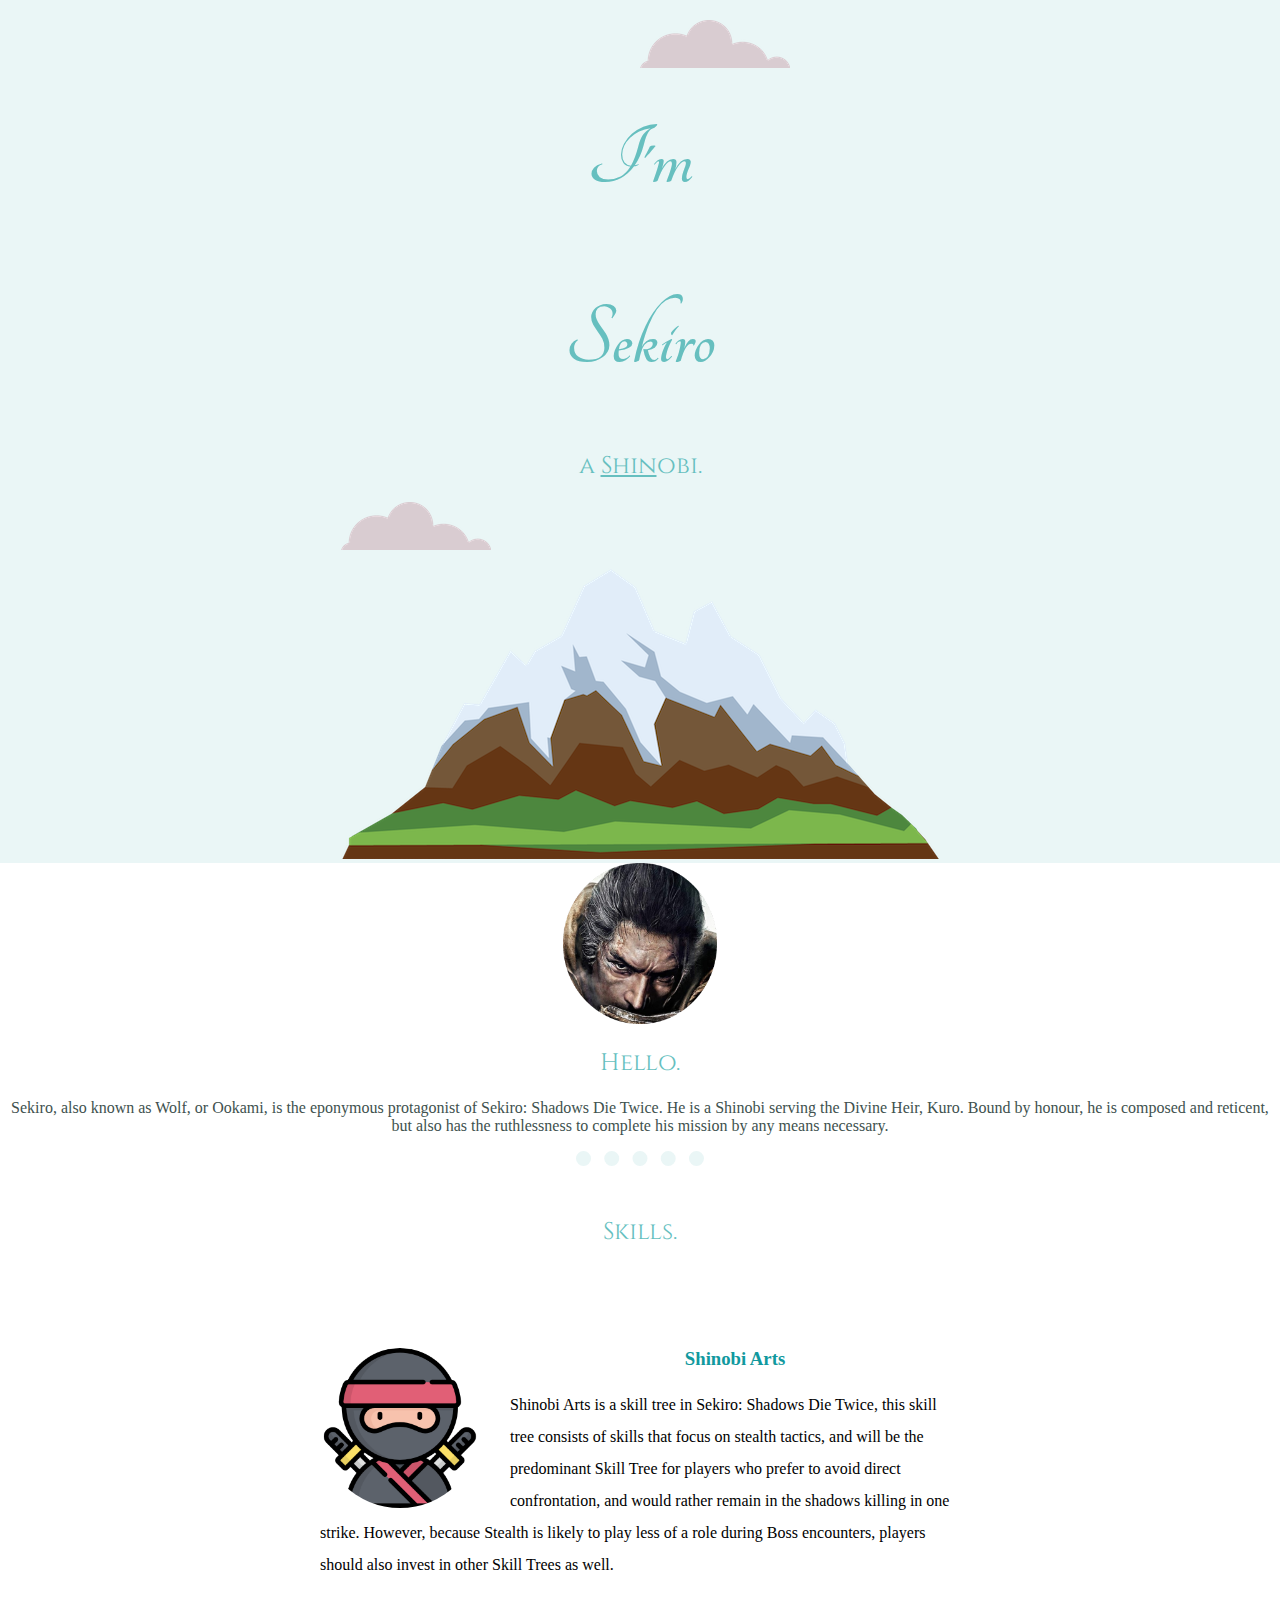
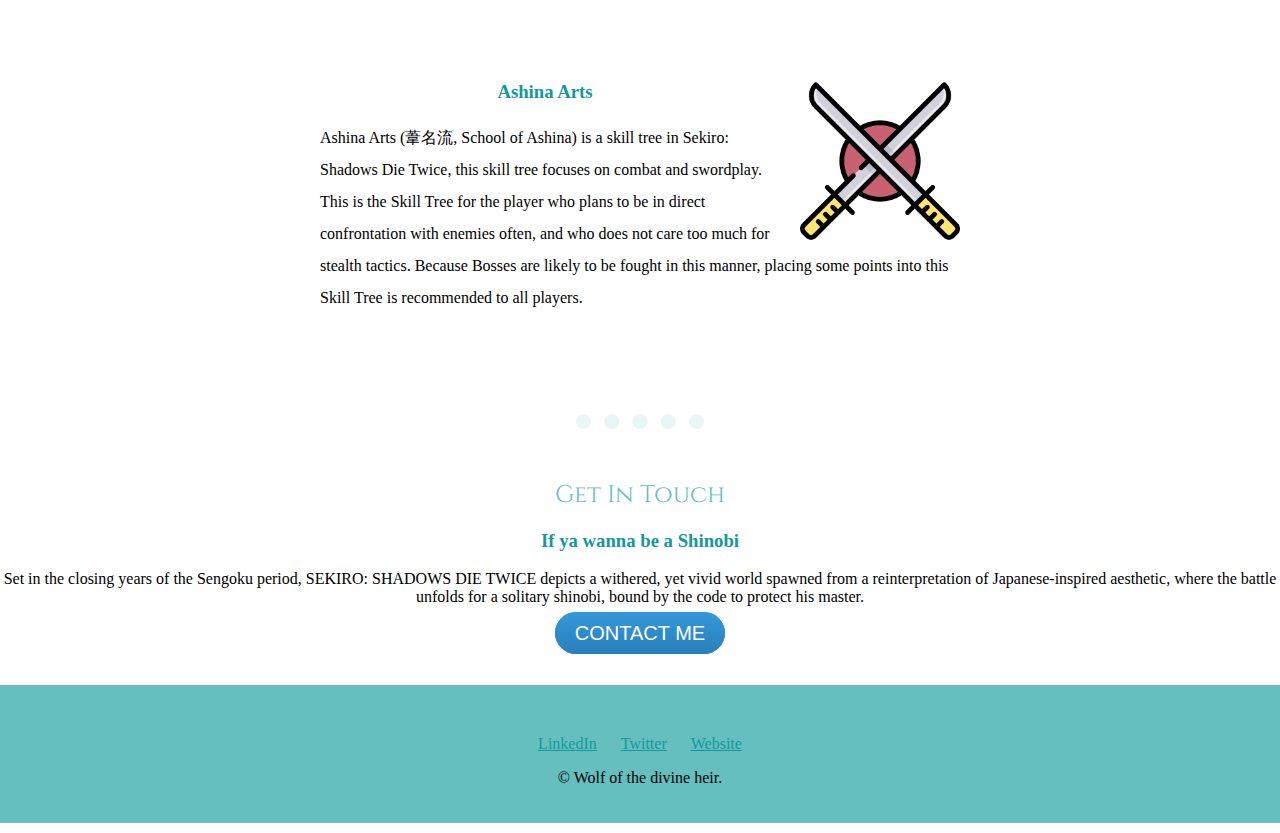
<file: CSS mysite/index.html>
<!DOCTYPE html>
<html lang="en">
    <meta charset="UTF-8">
    <head>
        <title>Sekiro</title>
        <link rel="stylesheet" href="css/style.css">
        <link rel="icon" href="images/favicon.ico">
        <link rel="preconnect" href="https://fonts.googleapis.com">
        <link rel="preconnect" href="https://fonts.gstatic.com" crossorigin>
        <link href="https://fonts.googleapis.com/css2?family=Cinzel&family=Parisienne&family=Sacramento&family=Tangerine&display=swap" rel="stylesheet">
    </head>

    <body>
        <div class="top-container">
            <img src="images/cloud.png" alt="cloud" class="top-cloud">
                <h1 class="front">I'm Sekiro</h1>
                <h2 class="front"> a <span class="pro">Shin</span>obi.</h2>
            <img src="images/cloud.png" alt="cloud" class="bottom-cloud">
            <img src="images/mountain.png" alt="mountain" class="mountain">
            
        </div>

        <div class="middle-container">
            <div class="profile">
              <img src="images/fotor.png" alt="Sekiro" style="  height: auto;max-width: 12%;">
              <h2>Hello.</h2>
              <p style="color: #40514E;">Sekiro, also known as Wolf, or Ookami, is the eponymous protagonist of Sekiro: Shadows Die Twice. He is a Shinobi serving the Divine Heir, Kuro. Bound by honour, he is composed and reticent, but also has the ruthlessness to complete his mission by any means necessary.</p>
            </div>
            <hr>
            <div class="skills">
              <h2 style="margin: 50px auto 10px auto;">Skills.</h2>
              <div class="skill-row">
                <img class="skill-image" src="images/ninja.png" alt="ninja">
                <h3>Shinobi Arts</h3>
                <p class="skillz">Shinobi Arts is a skill tree in Sekiro: Shadows Die Twice, this skill tree consists of skills that focus on stealth tactics, and will be the predominant Skill Tree for players who prefer to avoid direct confrontation, and would rather remain in the shadows killing in one strike. However, because Stealth is likely to play less of a role during Boss encounters, players should also invest in other Skill Trees as well.</p>
              </div>
              <div class="skill-row">
                <img class="chili-image" src="images/sword.png" alt="sword">
                <h3>Ashina Arts</h3>
                <p class="skillz">Ashina Arts (葦名流, School of Ashina) is a skill tree in Sekiro: Shadows Die Twice, this skill tree focuses on combat and swordplay. This is the Skill Tree for the player who plans to be in direct confrontation with enemies often, and who does not care too much for stealth tactics. Because Bosses are likely to be fought in this manner, placing some points into this Skill Tree is recommended to all players.</p>
              </div>
            </div>
            <hr>
            <div class="contact-me">
              <h2 style="margin: 50px auto 10px auto;">Get In Touch</h2>
              <h3>If ya wanna be a Shinobi</h3>
              <p>Set in the closing years of the Sengoku period, SEKIRO: SHADOWS DIE TWICE depicts a withered, yet vivid world spawned from a reinterpretation of Japanese-inspired aesthetic, where the battle unfolds for a solitary shinobi, bound by the code to protect his master.</p>
              <a class="btn" href="mailto:name@email.com">CONTACT ME</a>
            </div>
          </div>
          
          
          <div class="bottom-container">
            <a class="footer-link" href="https://www.linkedin.com/">LinkedIn</a>
            <a class="footer-link" href="https://twitter.com/">Twitter</a>
            <a class="footer-link" href="https://www.appbrewery.co/">Website</a>
            <p>© Wolf of the divine heir.</p>
          </div>
          

    </body>
</html>
</file>
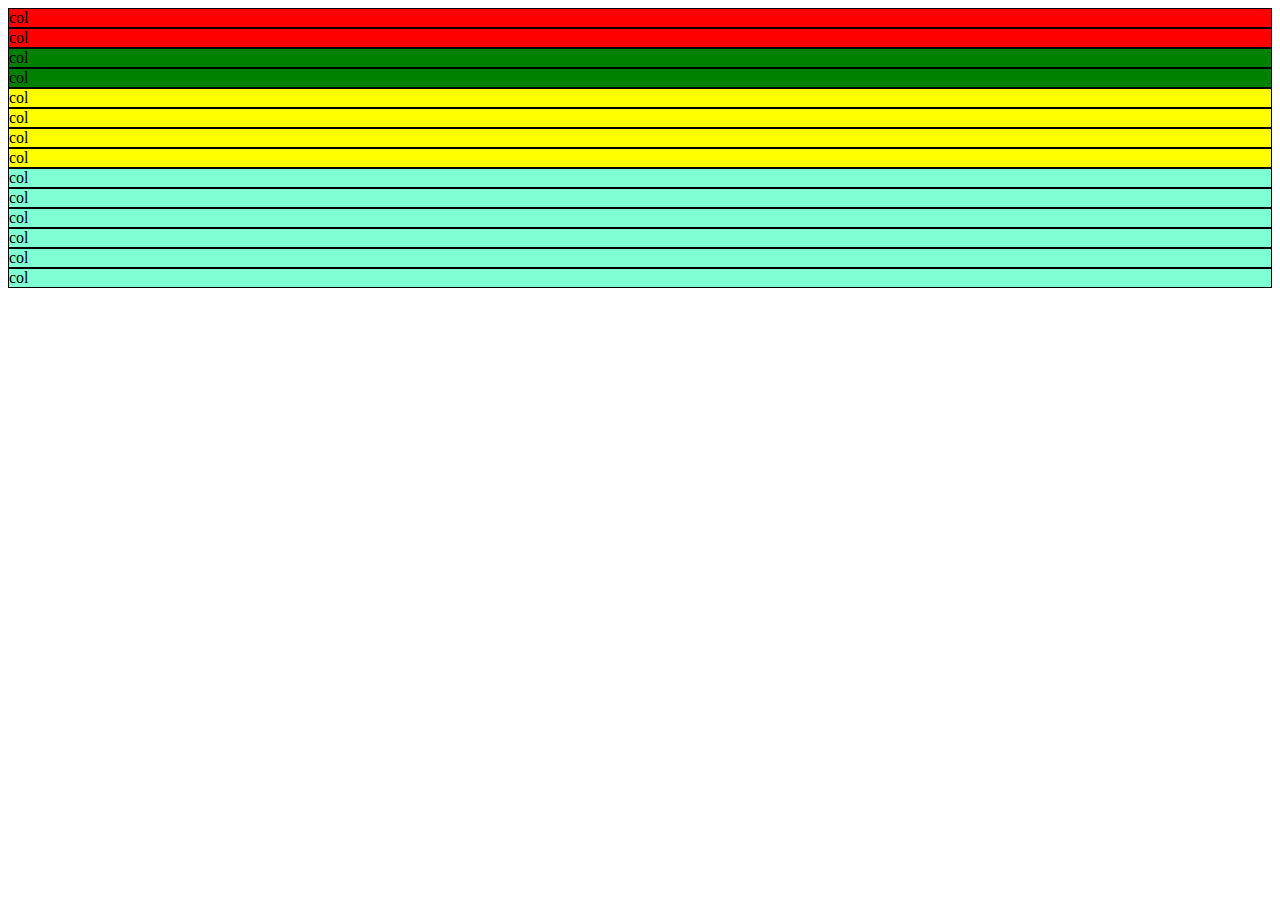
<file: position-test/index.html>
<!DOCTYPE html>
<html lang="en">
  <head>
    <meta charset="utf-8" />
    <meta name="viewport" content="width=device-width, initial-scale=1" />
    <title>Bootstrap demo</title>
    <link
      href="https://cdn.jsdelivr.net/npm/bootstrap@5.2.3/dist/css/bootstrap.min.css"
      rel="stylesheet"
      integrity="sha384-rbsA2VBKQhggwzxH7pPCaAqO46MgnOM80zW1RWuH61DGLwZJEdK2Kadq2F9CUG65"
      crossorigin="anonymous"
    />
    <script
      src="https://cdn.jsdelivr.net/npm/bootstrap@5.2.3/dist/js/bootstrap.bundle.min.js"
      integrity="sha384-kenU1KFdBIe4zVF0s0G1M5b4hcpxyD9F7jL+jjXkk+Q2h455rYXK/7HAuoJl+0I4"
      crossorigin="anonymous"
    ></script>
  </head>
  <body>
    <div class="row"> 
      <div class="col" style="background-color: red; border: 1px solid;">col</div>
      <div class="col" style="background-color: red; border: 1px solid;">col</div>
    </div>

    <div class="row"> <!--THERE ARE 12 COLUMNS IN A ROW-->
      <div class="col-6" style="background-color: green; border: 1px solid;">col</div>
      <div class="col-6" style="background-color: green; border: 1px solid;">col</div>
    </div>

    <div class="row">
      <div class="col-lg-3 col-md-4 col-sm-6" style="background-color: yellow; border: 1px solid;">col</div> <!-- if ya want 4 item on screen when viewport is of large size then 12/4=3 is the number of columns that has to be specified for the children-->
      <div class="col-lg-3 col-md-4 col-sm-6" style="background-color: yellow; border: 1px solid;">col</div> <!-- then on medium viewport if you want 3 columns then 12/3=4 columns -->
      <div class="col-lg-3 col-md-4 col-sm-6" style="background-color: yellow; border: 1px solid;">col</div> <!-- then on small viewport if you want 2 columns then 12/2=6 columns -->
      <div class="col-lg-3 col-md-4 col-sm-6" style="background-color: yellow; border: 1px solid;">col</div>
    </div>

    <div class="row">
      <div class="col-lg-2 col-md-3" style="background-color: aquamarine; border: 1px solid;">col</div>
      <div class="col-lg-2 col-md-3" style="background-color: aquamarine; border: 1px solid;">col</div>
      <div class="col-lg-2 col-md-3" style="background-color: aquamarine; border: 1px solid;">col</div>
      <div class="col-lg-2 col-md-3" style="background-color: aquamarine; border: 1px solid;">col</div>
      <div class="col-lg-2 col-md-3" style="background-color: aquamarine; border: 1px solid;">col</div>
      <div class="col-lg-2 col-md-3" style="background-color: aquamarine; border: 1px solid;">col</div>
      
    </div>
    
  </body>
</html>
</file>
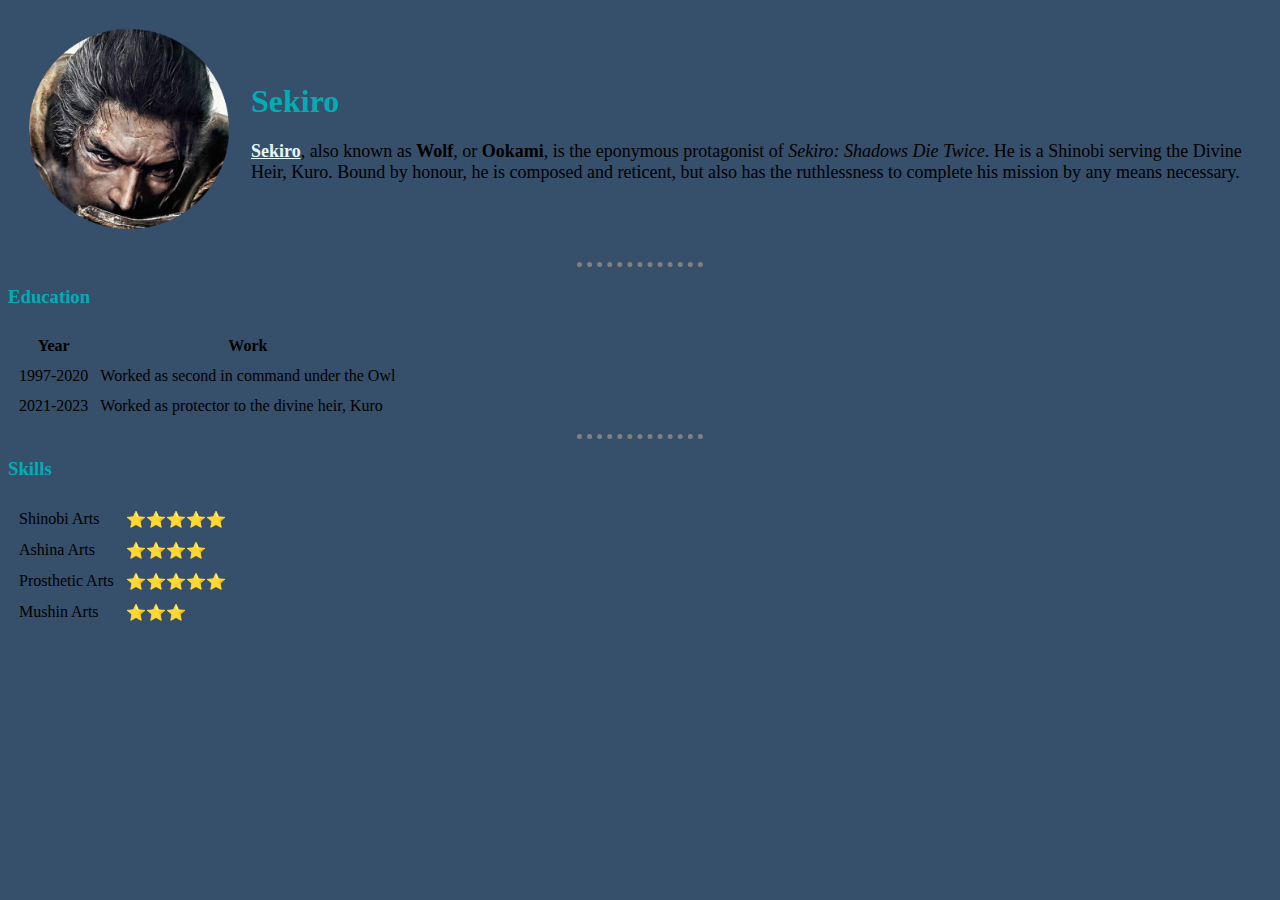
<file: trial/index.html>
<!DOCTYPE html>
<html lang="en">
<head>
    <meta charset="UTF-8">
    <meta name="viewport" content="width=device-width, initial-scale=1.0">
    <title>Sekiro</title>
    <link rel="stylesheet" href="/trial/css/styles.css">

</head>
<body>
    <table cellspacing="20">
        <tr>
            <td><img src="/trial/images/fotor.png" alt="sekiro" height="200" width="200"></td>
            <td>
                <h1>Sekiro</h1>
                <p> <strong><a href="https://sekiro-shadows-die-twice.fandom.com/wiki/Sekiro" target="_blank">Sekiro</a></strong>, also known as <strong>Wolf</strong>, or <strong>Ookami</strong>, is the eponymous protagonist of <em>Sekiro: Shadows Die Twice</em>. He is a Shinobi serving the Divine Heir, Kuro. 
                    Bound by honour, he is composed and reticent, but also has the ruthlessness to complete his mission by any means necessary.
                </p>
            </td>
        </tr>
    </table>
    <hr/>
    <h3>Education</h3>
    <table cellspacing="10">
        <tr>
            <th>Year</th>
            <th>Work</th>
        </tr>
        <tr>
            <td>1997-2020</td>
            <td>Worked as second in command under the Owl</td>
        </tr>
        <tr>
            <td>2021-2023</td>
            <td>Worked as protector to the divine heir, Kuro</td>
        </tr>
    </table>

    <hr>

    <h3>Skills</h3>

    <table cellspacing="10">
        <tr>
            <td>Shinobi Arts</td>
            <td>⭐⭐⭐⭐⭐</td>
        </tr>
        <tr>
            <td>Ashina Arts</td>
            <td>⭐⭐⭐⭐</td>
        </tr>
        <tr>
            <td>Prosthetic Arts</td>
            <td>⭐⭐⭐⭐⭐</td>
        </tr>
        <tr>
            <td>Mushin Arts</td>
            <td>⭐⭐⭐</td>
        </tr>

    </table>


</body>
</html>
</file>
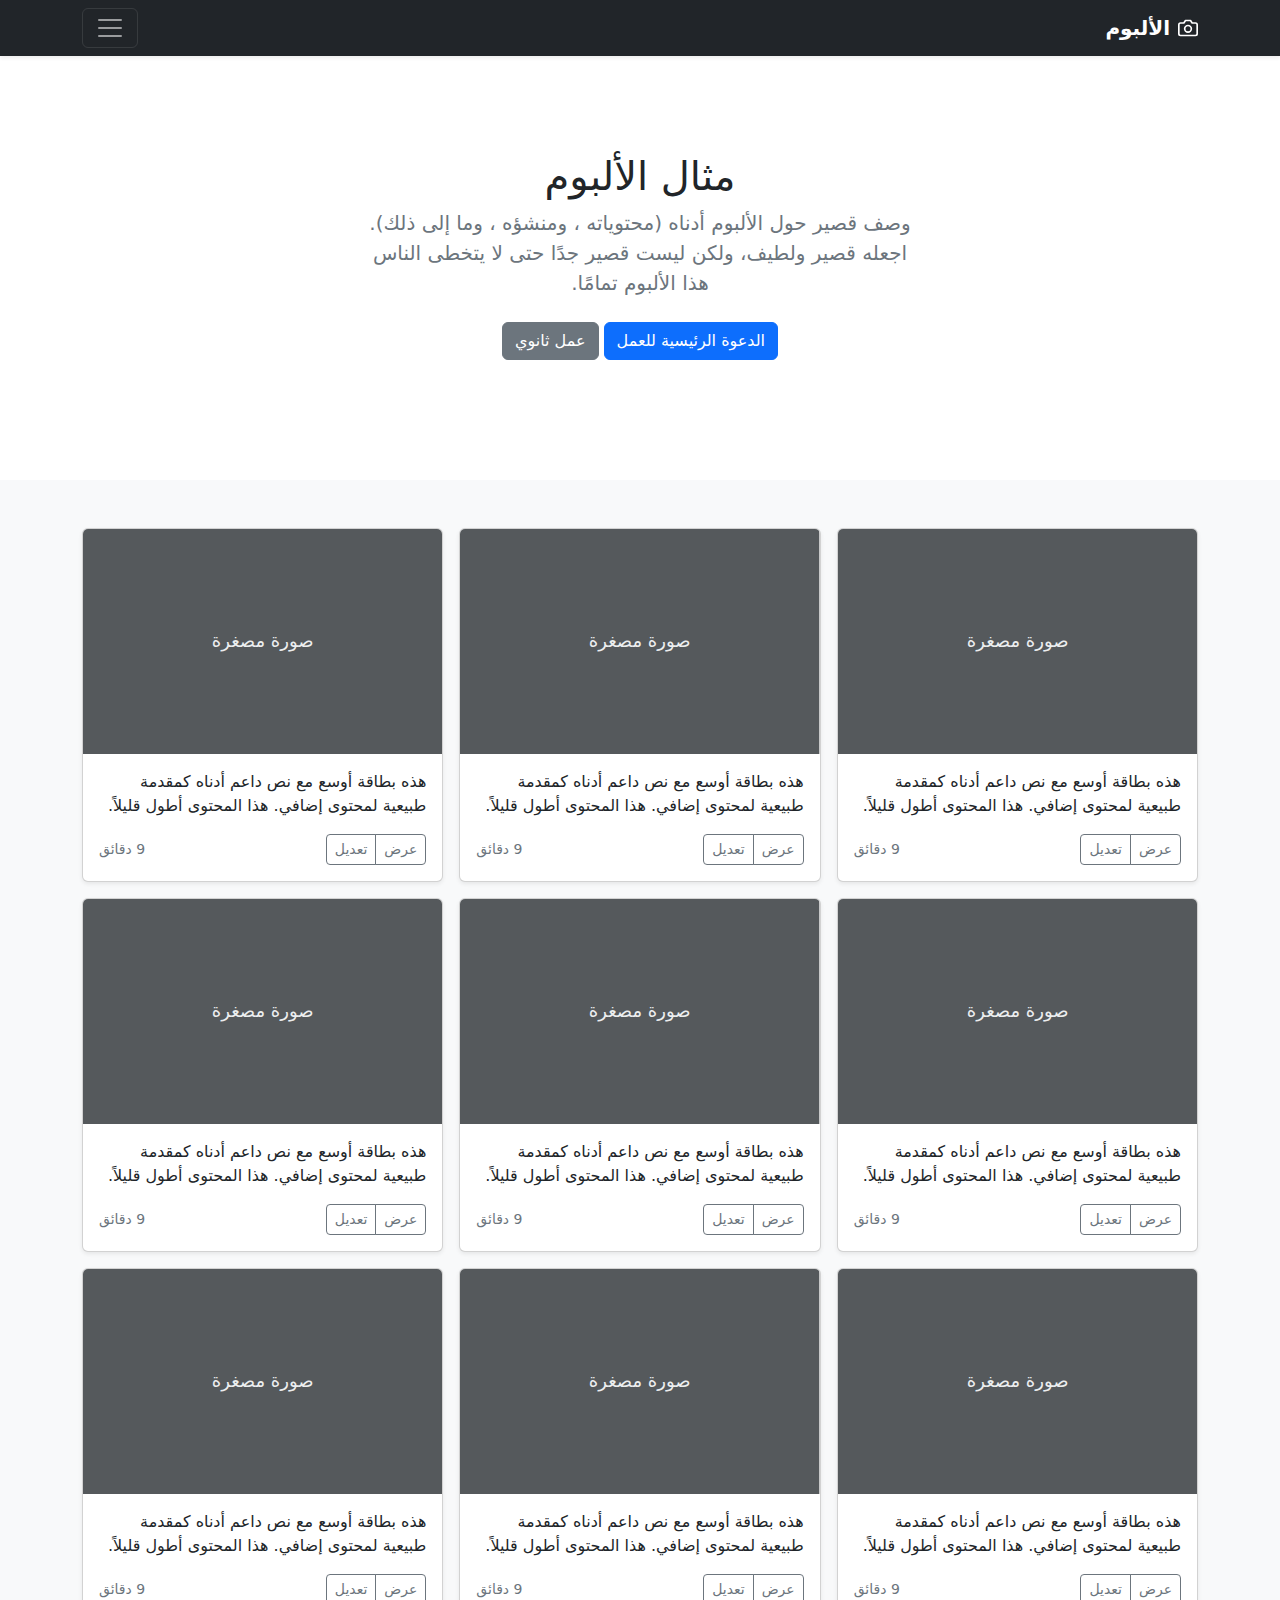
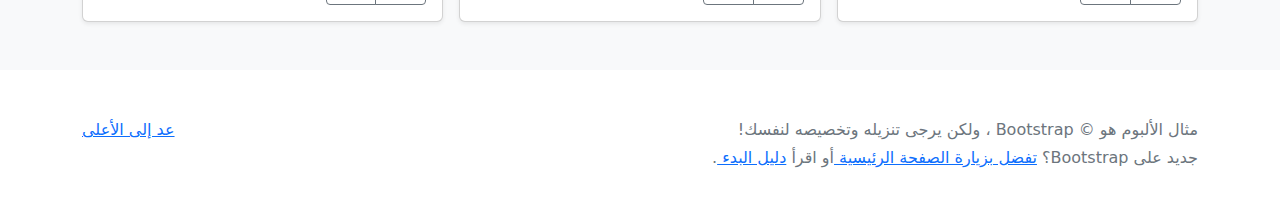
<file: bootstrap-5.2.3-examples/album-rtl/index.html>
<!doctype html>
<html lang="ar" dir="rtl">
  <head>
    <meta charset="utf-8">
    <meta name="viewport" content="width=device-width, initial-scale=1">
    <meta name="description" content="">
    <meta name="author" content="Mark Otto, Jacob Thornton, and Bootstrap contributors">
    <meta name="generator" content="Hugo 0.104.2">
    <title>مثال الألبوم · Bootstrap v5.2</title>

    <link rel="canonical" href="https://getbootstrap.com/docs/5.2/examples/album-rtl/">

    

    

<link href="../assets/dist/css/bootstrap.rtl.min.css" rel="stylesheet">

    <style>
      .bd-placeholder-img {
        font-size: 1.125rem;
        text-anchor: middle;
        -webkit-user-select: none;
        -moz-user-select: none;
        user-select: none;
      }

      @media (min-width: 768px) {
        .bd-placeholder-img-lg {
          font-size: 3.5rem;
        }
      }

      .b-example-divider {
        height: 3rem;
        background-color: rgba(0, 0, 0, .1);
        border: solid rgba(0, 0, 0, .15);
        border-width: 1px 0;
        box-shadow: inset 0 .5em 1.5em rgba(0, 0, 0, .1), inset 0 .125em .5em rgba(0, 0, 0, .15);
      }

      .b-example-vr {
        flex-shrink: 0;
        width: 1.5rem;
        height: 100vh;
      }

      .bi {
        vertical-align: -.125em;
        fill: currentColor;
      }

      .nav-scroller {
        position: relative;
        z-index: 2;
        height: 2.75rem;
        overflow-y: hidden;
      }

      .nav-scroller .nav {
        display: flex;
        flex-wrap: nowrap;
        padding-bottom: 1rem;
        margin-top: -1px;
        overflow-x: auto;
        text-align: center;
        white-space: nowrap;
        -webkit-overflow-scrolling: touch;
      }
    </style>

    
  </head>
  <body>
    
<header>
  <div class="collapse bg-dark" id="navbarHeader">
    <div class="container">
      <div class="row">
        <div class="col-sm-8 col-md-7 py-4">
          <h4 class="text-white">حول</h4>
          <p class="text-muted">أضف بعض المعلومات حول الألبوم، المؤلف، أو أي سياق خلفية آخر. اجعلها بضع جمل حتى يتمكن الزوار من التقاط بعض التلميحات المفيدة. ثم اربطها ببعض مواقع التواصل الاجتماعي أو معلومات الاتصال.</p>
        </div>
        <div class="col-sm-4 offset-md-1 py-4">
          <h4 class="text-white">تواصل معي</h4>
          <ul class="list-unstyled">
            <li><a href="#" class="text-white">تابعني على تويتر</a></li>
            <li><a href="#" class="text-white">شاركني الإعجاب في فيسبوك</a></li>
            <li><a href="#" class="text-white">راسلني على البريد الإلكتروني</a></li>
          </ul>
        </div>
      </div>
    </div>
  </div>
  <div class="navbar navbar-dark bg-dark shadow-sm">
    <div class="container">
      <a href="#" class="navbar-brand d-flex align-items-center">
        <svg xmlns="http://www.w3.org/2000/svg" width="20" height="20" fill="none" stroke="currentColor" stroke-linecap="round" stroke-linejoin="round" stroke-width="2" aria-hidden="true" class="me-2" viewBox="0 0 24 24"><path d="M23 19a2 2 0 0 1-2 2H3a2 2 0 0 1-2-2V8a2 2 0 0 1 2-2h4l2-3h6l2 3h4a2 2 0 0 1 2 2z"/><circle cx="12" cy="13" r="4"/></svg>
        <strong>الألبوم</strong>
      </a>
      <button class="navbar-toggler" type="button" data-bs-toggle="collapse" data-bs-target="#navbarHeader" aria-controls="navbarHeader" aria-expanded="false" aria-label="تبديل التنقل">
        <span class="navbar-toggler-icon"></span>
      </button>
    </div>
  </div>
</header>

<main>

  <section class="py-5 text-center container">
    <div class="row py-lg-5">
      <div class="col-lg-6 col-md-8 mx-auto">
        <h1 class="fw-light">مثال الألبوم</h1>
        <p class="lead text-muted">وصف قصير حول الألبوم أدناه (محتوياته ، ومنشؤه ، وما إلى ذلك). اجعله قصير ولطيف، ولكن ليست قصير جدًا حتى لا يتخطى الناس هذا الألبوم تمامًا.</p>
        <p>
          <a href="#" class="btn btn-primary my-2">الدعوة الرئيسية للعمل</a>
          <a href="#" class="btn btn-secondary my-2">عمل ثانوي</a>
        </p>
      </div>
    </div>
  </section>

  <div class="album py-5 bg-light">
    <div class="container">

      <div class="row row-cols-1 row-cols-sm-2 row-cols-md-3 g-3">
        <div class="col">
          <div class="card shadow-sm">
            <svg class="bd-placeholder-img card-img-top" width="100%" height="225" xmlns="http://www.w3.org/2000/svg" role="img" aria-label="Placeholder: صورة مصغرة" preserveAspectRatio="xMidYMid slice" focusable="false"><title>Placeholder</title><rect width="100%" height="100%" fill="#55595c"/><text x="50%" y="50%" fill="#eceeef" dy=".3em">صورة مصغرة</text></svg>

            <div class="card-body">
              <p class="card-text">هذه بطاقة أوسع مع نص داعم أدناه كمقدمة طبيعية لمحتوى إضافي. هذا المحتوى أطول قليلاً.</p>
              <div class="d-flex justify-content-between align-items-center">
                <div class="btn-group">
                  <button type="button" class="btn btn-sm btn-outline-secondary">عرض</button>
                  <button type="button" class="btn btn-sm btn-outline-secondary">تعديل</button>
                </div>
                <small class="text-muted">9 دقائق</small>
              </div>
            </div>
          </div>
        </div>
        <div class="col">
          <div class="card shadow-sm">
            <svg class="bd-placeholder-img card-img-top" width="100%" height="225" xmlns="http://www.w3.org/2000/svg" role="img" aria-label="Placeholder: صورة مصغرة" preserveAspectRatio="xMidYMid slice" focusable="false"><title>Placeholder</title><rect width="100%" height="100%" fill="#55595c"/><text x="50%" y="50%" fill="#eceeef" dy=".3em">صورة مصغرة</text></svg>

            <div class="card-body">
              <p class="card-text">هذه بطاقة أوسع مع نص داعم أدناه كمقدمة طبيعية لمحتوى إضافي. هذا المحتوى أطول قليلاً.</p>
              <div class="d-flex justify-content-between align-items-center">
                <div class="btn-group">
                  <button type="button" class="btn btn-sm btn-outline-secondary">عرض</button>
                  <button type="button" class="btn btn-sm btn-outline-secondary">تعديل</button>
                </div>
                <small class="text-muted">9 دقائق</small>
              </div>
            </div>
          </div>
        </div>
        <div class="col">
          <div class="card shadow-sm">
            <svg class="bd-placeholder-img card-img-top" width="100%" height="225" xmlns="http://www.w3.org/2000/svg" role="img" aria-label="Placeholder: صورة مصغرة" preserveAspectRatio="xMidYMid slice" focusable="false"><title>Placeholder</title><rect width="100%" height="100%" fill="#55595c"/><text x="50%" y="50%" fill="#eceeef" dy=".3em">صورة مصغرة</text></svg>

            <div class="card-body">
              <p class="card-text">هذه بطاقة أوسع مع نص داعم أدناه كمقدمة طبيعية لمحتوى إضافي. هذا المحتوى أطول قليلاً.</p>
              <div class="d-flex justify-content-between align-items-center">
                <div class="btn-group">
                  <button type="button" class="btn btn-sm btn-outline-secondary">عرض</button>
                  <button type="button" class="btn btn-sm btn-outline-secondary">تعديل</button>
                </div>
                <small class="text-muted">9 دقائق</small>
              </div>
            </div>
          </div>
        </div>

        <div class="col">
          <div class="card shadow-sm">
            <svg class="bd-placeholder-img card-img-top" width="100%" height="225" xmlns="http://www.w3.org/2000/svg" role="img" aria-label="Placeholder: صورة مصغرة" preserveAspectRatio="xMidYMid slice" focusable="false"><title>Placeholder</title><rect width="100%" height="100%" fill="#55595c"/><text x="50%" y="50%" fill="#eceeef" dy=".3em">صورة مصغرة</text></svg>

            <div class="card-body">
              <p class="card-text">هذه بطاقة أوسع مع نص داعم أدناه كمقدمة طبيعية لمحتوى إضافي. هذا المحتوى أطول قليلاً.</p>
              <div class="d-flex justify-content-between align-items-center">
                <div class="btn-group">
                  <button type="button" class="btn btn-sm btn-outline-secondary">عرض</button>
                  <button type="button" class="btn btn-sm btn-outline-secondary">تعديل</button>
                </div>
                <small class="text-muted">9 دقائق</small>
              </div>
            </div>
          </div>
        </div>
        <div class="col">
          <div class="card shadow-sm">
            <svg class="bd-placeholder-img card-img-top" width="100%" height="225" xmlns="http://www.w3.org/2000/svg" role="img" aria-label="Placeholder: صورة مصغرة" preserveAspectRatio="xMidYMid slice" focusable="false"><title>Placeholder</title><rect width="100%" height="100%" fill="#55595c"/><text x="50%" y="50%" fill="#eceeef" dy=".3em">صورة مصغرة</text></svg>

            <div class="card-body">
              <p class="card-text">هذه بطاقة أوسع مع نص داعم أدناه كمقدمة طبيعية لمحتوى إضافي. هذا المحتوى أطول قليلاً.</p>
              <div class="d-flex justify-content-between align-items-center">
                <div class="btn-group">
                  <button type="button" class="btn btn-sm btn-outline-secondary">عرض</button>
                  <button type="button" class="btn btn-sm btn-outline-secondary">تعديل</button>
                </div>
                <small class="text-muted">9 دقائق</small>
              </div>
            </div>
          </div>
        </div>
        <div class="col">
          <div class="card shadow-sm">
            <svg class="bd-placeholder-img card-img-top" width="100%" height="225" xmlns="http://www.w3.org/2000/svg" role="img" aria-label="Placeholder: صورة مصغرة" preserveAspectRatio="xMidYMid slice" focusable="false"><title>Placeholder</title><rect width="100%" height="100%" fill="#55595c"/><text x="50%" y="50%" fill="#eceeef" dy=".3em">صورة مصغرة</text></svg>

            <div class="card-body">
              <p class="card-text">هذه بطاقة أوسع مع نص داعم أدناه كمقدمة طبيعية لمحتوى إضافي. هذا المحتوى أطول قليلاً.</p>
              <div class="d-flex justify-content-between align-items-center">
                <div class="btn-group">
                  <button type="button" class="btn btn-sm btn-outline-secondary">عرض</button>
                  <button type="button" class="btn btn-sm btn-outline-secondary">تعديل</button>
                </div>
                <small class="text-muted">9 دقائق</small>
              </div>
            </div>
          </div>
        </div>

        <div class="col">
          <div class="card shadow-sm">
            <svg class="bd-placeholder-img card-img-top" width="100%" height="225" xmlns="http://www.w3.org/2000/svg" role="img" aria-label="Placeholder: صورة مصغرة" preserveAspectRatio="xMidYMid slice" focusable="false"><title>Placeholder</title><rect width="100%" height="100%" fill="#55595c"/><text x="50%" y="50%" fill="#eceeef" dy=".3em">صورة مصغرة</text></svg>

            <div class="card-body">
              <p class="card-text">هذه بطاقة أوسع مع نص داعم أدناه كمقدمة طبيعية لمحتوى إضافي. هذا المحتوى أطول قليلاً.</p>
              <div class="d-flex justify-content-between align-items-center">
                <div class="btn-group">
                  <button type="button" class="btn btn-sm btn-outline-secondary">عرض</button>
                  <button type="button" class="btn btn-sm btn-outline-secondary">تعديل</button>
                </div>
                <small class="text-muted">9 دقائق</small>
              </div>
            </div>
          </div>
        </div>
        <div class="col">
          <div class="card shadow-sm">
            <svg class="bd-placeholder-img card-img-top" width="100%" height="225" xmlns="http://www.w3.org/2000/svg" role="img" aria-label="Placeholder: صورة مصغرة" preserveAspectRatio="xMidYMid slice" focusable="false"><title>Placeholder</title><rect width="100%" height="100%" fill="#55595c"/><text x="50%" y="50%" fill="#eceeef" dy=".3em">صورة مصغرة</text></svg>

            <div class="card-body">
              <p class="card-text">هذه بطاقة أوسع مع نص داعم أدناه كمقدمة طبيعية لمحتوى إضافي. هذا المحتوى أطول قليلاً.</p>
              <div class="d-flex justify-content-between align-items-center">
                <div class="btn-group">
                  <button type="button" class="btn btn-sm btn-outline-secondary">عرض</button>
                  <button type="button" class="btn btn-sm btn-outline-secondary">تعديل</button>
                </div>
                <small class="text-muted">9 دقائق</small>
              </div>
            </div>
          </div>
        </div>
        <div class="col">
          <div class="card shadow-sm">
            <svg class="bd-placeholder-img card-img-top" width="100%" height="225" xmlns="http://www.w3.org/2000/svg" role="img" aria-label="Placeholder: صورة مصغرة" preserveAspectRatio="xMidYMid slice" focusable="false"><title>Placeholder</title><rect width="100%" height="100%" fill="#55595c"/><text x="50%" y="50%" fill="#eceeef" dy=".3em">صورة مصغرة</text></svg>

            <div class="card-body">
              <p class="card-text">هذه بطاقة أوسع مع نص داعم أدناه كمقدمة طبيعية لمحتوى إضافي. هذا المحتوى أطول قليلاً.</p>
              <div class="d-flex justify-content-between align-items-center">
                <div class="btn-group">
                  <button type="button" class="btn btn-sm btn-outline-secondary">عرض</button>
                  <button type="button" class="btn btn-sm btn-outline-secondary">تعديل</button>
                </div>
                <small class="text-muted">9 دقائق</small>
              </div>
            </div>
          </div>
        </div>
      </div>
    </div>
  </div>

</main>

<footer class="text-muted py-5">
  <div class="container">
    <p class="float-end mb-1">
      <a href="#">عد إلى الأعلى</a>
    </p>
    <p class="mb-1">مثال الألبوم هو © Bootstrap ، ولكن يرجى تنزيله وتخصيصه لنفسك!</p>
    <p class="mb-0">جديد على Bootstrap؟ <a href="/"> تفضل بزيارة الصفحة الرئيسية </a> أو اقرأ <a href="../getting-started/introduction/ "> دليل البدء </a>.</p>
  </div>
</footer>


    <script src="../assets/dist/js/bootstrap.bundle.min.js"></script>

      
  </body>
</html>
</file>
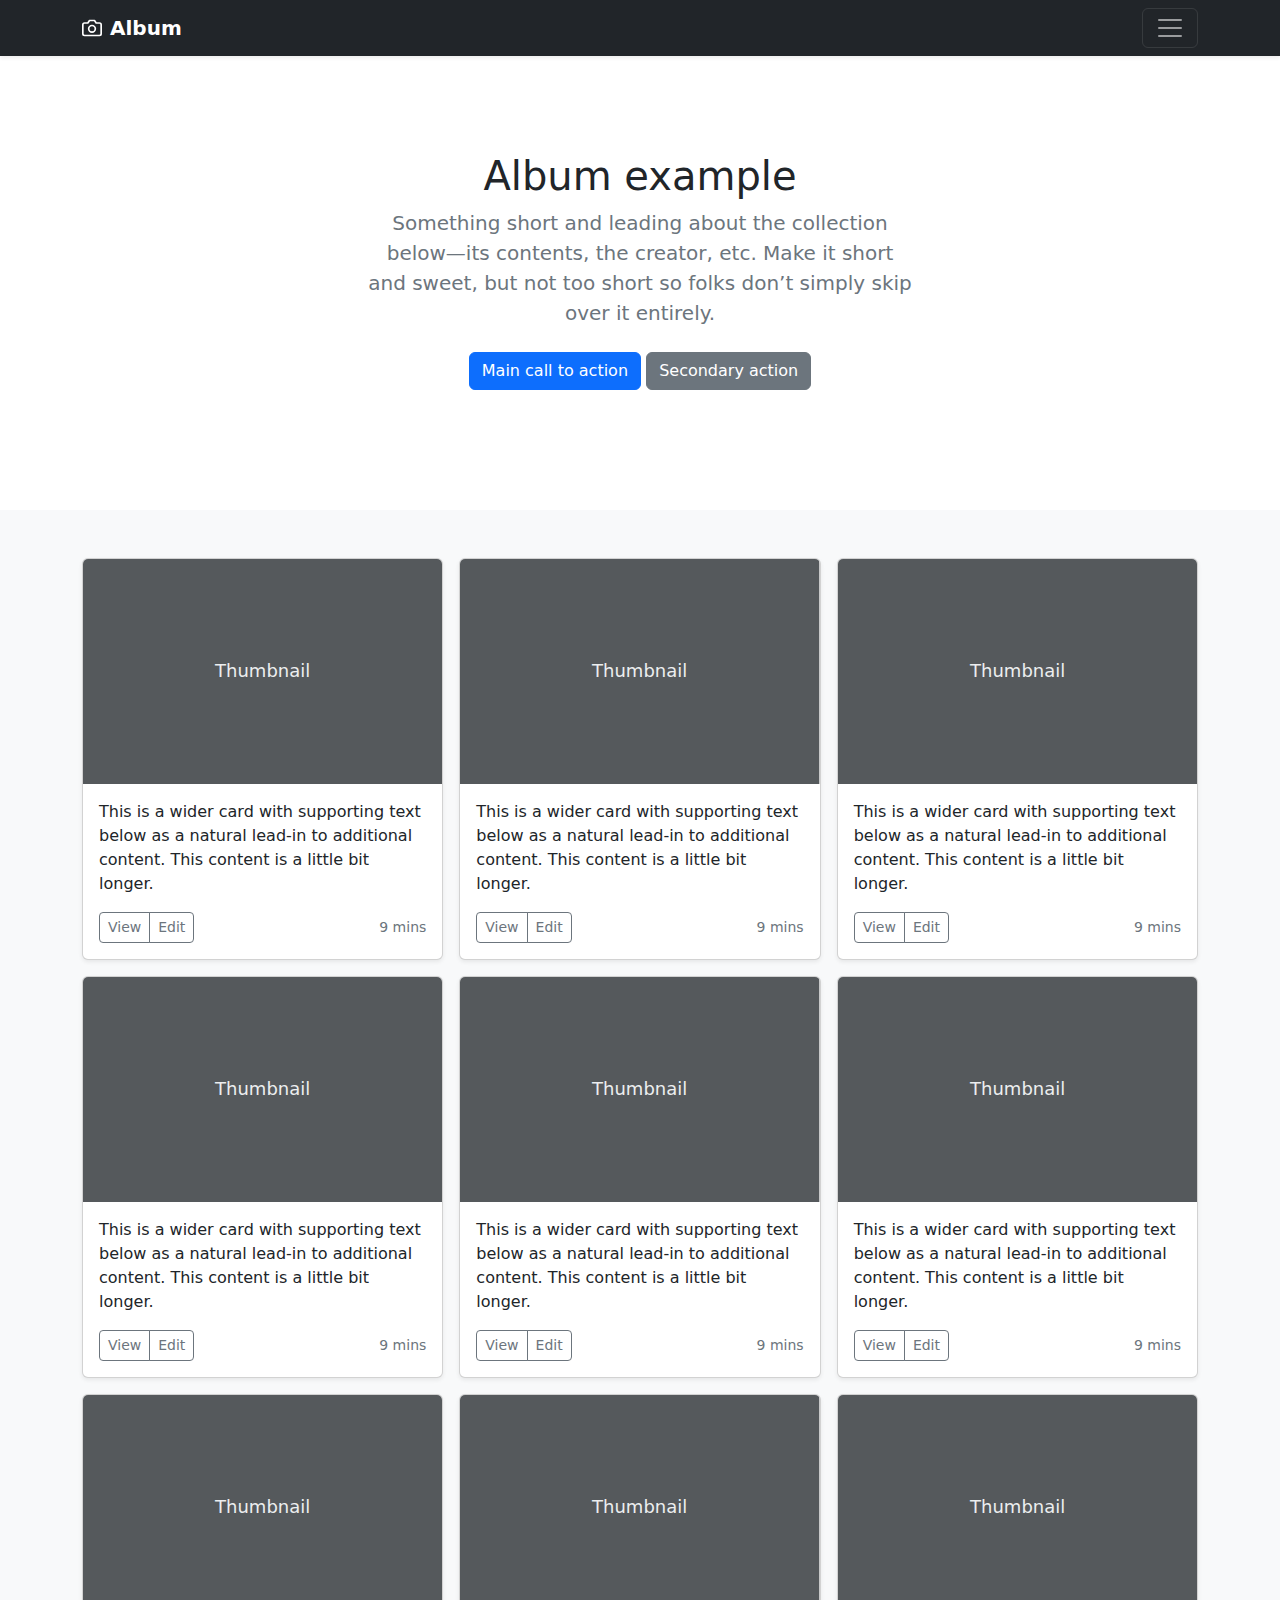
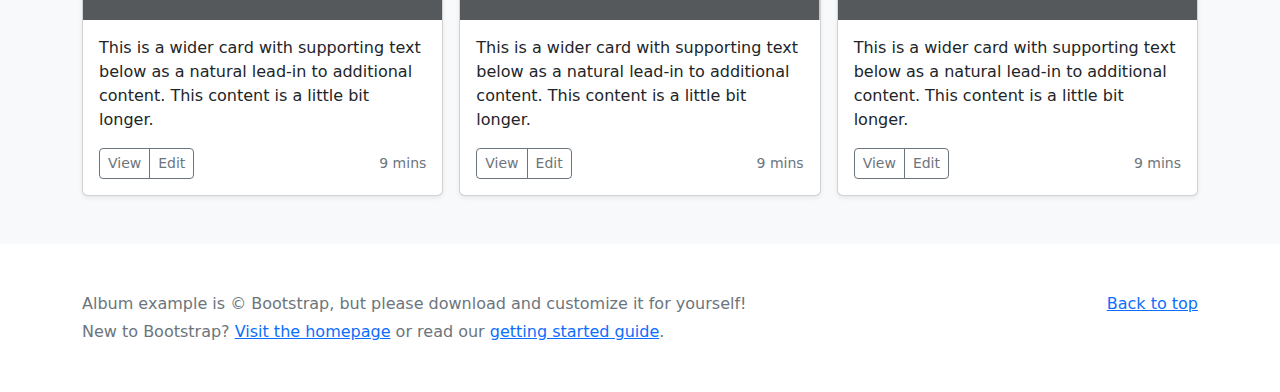
<file: bootstrap-5.2.3-examples/album/index.html>
<!doctype html>
<html lang="en">
  <head>
    <meta charset="utf-8">
    <meta name="viewport" content="width=device-width, initial-scale=1">
    <meta name="description" content="">
    <meta name="author" content="Mark Otto, Jacob Thornton, and Bootstrap contributors">
    <meta name="generator" content="Hugo 0.104.2">
    <title>Album example · Bootstrap v5.2</title>

    <link rel="canonical" href="https://getbootstrap.com/docs/5.2/examples/album/">

    

    

<link href="../assets/dist/css/bootstrap.min.css" rel="stylesheet">

    <style>
      .bd-placeholder-img {
        font-size: 1.125rem;
        text-anchor: middle;
        -webkit-user-select: none;
        -moz-user-select: none;
        user-select: none;
      }

      @media (min-width: 768px) {
        .bd-placeholder-img-lg {
          font-size: 3.5rem;
        }
      }

      .b-example-divider {
        height: 3rem;
        background-color: rgba(0, 0, 0, .1);
        border: solid rgba(0, 0, 0, .15);
        border-width: 1px 0;
        box-shadow: inset 0 .5em 1.5em rgba(0, 0, 0, .1), inset 0 .125em .5em rgba(0, 0, 0, .15);
      }

      .b-example-vr {
        flex-shrink: 0;
        width: 1.5rem;
        height: 100vh;
      }

      .bi {
        vertical-align: -.125em;
        fill: currentColor;
      }

      .nav-scroller {
        position: relative;
        z-index: 2;
        height: 2.75rem;
        overflow-y: hidden;
      }

      .nav-scroller .nav {
        display: flex;
        flex-wrap: nowrap;
        padding-bottom: 1rem;
        margin-top: -1px;
        overflow-x: auto;
        text-align: center;
        white-space: nowrap;
        -webkit-overflow-scrolling: touch;
      }
    </style>

    
  </head>
  <body>
    
<header>
  <div class="collapse bg-dark" id="navbarHeader">
    <div class="container">
      <div class="row">
        <div class="col-sm-8 col-md-7 py-4">
          <h4 class="text-white">About</h4>
          <p class="text-muted">Add some information about the album below, the author, or any other background context. Make it a few sentences long so folks can pick up some informative tidbits. Then, link them off to some social networking sites or contact information.</p>
        </div>
        <div class="col-sm-4 offset-md-1 py-4">
          <h4 class="text-white">Contact</h4>
          <ul class="list-unstyled">
            <li><a href="#" class="text-white">Follow on Twitter</a></li>
            <li><a href="#" class="text-white">Like on Facebook</a></li>
            <li><a href="#" class="text-white">Email me</a></li>
          </ul>
        </div>
      </div>
    </div>
  </div>
  <div class="navbar navbar-dark bg-dark shadow-sm">
    <div class="container">
      <a href="#" class="navbar-brand d-flex align-items-center">
        <svg xmlns="http://www.w3.org/2000/svg" width="20" height="20" fill="none" stroke="currentColor" stroke-linecap="round" stroke-linejoin="round" stroke-width="2" aria-hidden="true" class="me-2" viewBox="0 0 24 24"><path d="M23 19a2 2 0 0 1-2 2H3a2 2 0 0 1-2-2V8a2 2 0 0 1 2-2h4l2-3h6l2 3h4a2 2 0 0 1 2 2z"/><circle cx="12" cy="13" r="4"/></svg>
        <strong>Album</strong>
      </a>
      <button class="navbar-toggler" type="button" data-bs-toggle="collapse" data-bs-target="#navbarHeader" aria-controls="navbarHeader" aria-expanded="false" aria-label="Toggle navigation">
        <span class="navbar-toggler-icon"></span>
      </button>
    </div>
  </div>
</header>

<main>

  <section class="py-5 text-center container">
    <div class="row py-lg-5">
      <div class="col-lg-6 col-md-8 mx-auto">
        <h1 class="fw-light">Album example</h1>
        <p class="lead text-muted">Something short and leading about the collection below—its contents, the creator, etc. Make it short and sweet, but not too short so folks don’t simply skip over it entirely.</p>
        <p>
          <a href="#" class="btn btn-primary my-2">Main call to action</a>
          <a href="#" class="btn btn-secondary my-2">Secondary action</a>
        </p>
      </div>
    </div>
  </section>

  <div class="album py-5 bg-light">
    <div class="container">

      <div class="row row-cols-1 row-cols-sm-2 row-cols-md-3 g-3">
        <div class="col">
          <div class="card shadow-sm">
            <svg class="bd-placeholder-img card-img-top" width="100%" height="225" xmlns="http://www.w3.org/2000/svg" role="img" aria-label="Placeholder: Thumbnail" preserveAspectRatio="xMidYMid slice" focusable="false"><title>Placeholder</title><rect width="100%" height="100%" fill="#55595c"/><text x="50%" y="50%" fill="#eceeef" dy=".3em">Thumbnail</text></svg>

            <div class="card-body">
              <p class="card-text">This is a wider card with supporting text below as a natural lead-in to additional content. This content is a little bit longer.</p>
              <div class="d-flex justify-content-between align-items-center">
                <div class="btn-group">
                  <button type="button" class="btn btn-sm btn-outline-secondary">View</button>
                  <button type="button" class="btn btn-sm btn-outline-secondary">Edit</button>
                </div>
                <small class="text-muted">9 mins</small>
              </div>
            </div>
          </div>
        </div>
        <div class="col">
          <div class="card shadow-sm">
            <svg class="bd-placeholder-img card-img-top" width="100%" height="225" xmlns="http://www.w3.org/2000/svg" role="img" aria-label="Placeholder: Thumbnail" preserveAspectRatio="xMidYMid slice" focusable="false"><title>Placeholder</title><rect width="100%" height="100%" fill="#55595c"/><text x="50%" y="50%" fill="#eceeef" dy=".3em">Thumbnail</text></svg>

            <div class="card-body">
              <p class="card-text">This is a wider card with supporting text below as a natural lead-in to additional content. This content is a little bit longer.</p>
              <div class="d-flex justify-content-between align-items-center">
                <div class="btn-group">
                  <button type="button" class="btn btn-sm btn-outline-secondary">View</button>
                  <button type="button" class="btn btn-sm btn-outline-secondary">Edit</button>
                </div>
                <small class="text-muted">9 mins</small>
              </div>
            </div>
          </div>
        </div>
        <div class="col">
          <div class="card shadow-sm">
            <svg class="bd-placeholder-img card-img-top" width="100%" height="225" xmlns="http://www.w3.org/2000/svg" role="img" aria-label="Placeholder: Thumbnail" preserveAspectRatio="xMidYMid slice" focusable="false"><title>Placeholder</title><rect width="100%" height="100%" fill="#55595c"/><text x="50%" y="50%" fill="#eceeef" dy=".3em">Thumbnail</text></svg>

            <div class="card-body">
              <p class="card-text">This is a wider card with supporting text below as a natural lead-in to additional content. This content is a little bit longer.</p>
              <div class="d-flex justify-content-between align-items-center">
                <div class="btn-group">
                  <button type="button" class="btn btn-sm btn-outline-secondary">View</button>
                  <button type="button" class="btn btn-sm btn-outline-secondary">Edit</button>
                </div>
                <small class="text-muted">9 mins</small>
              </div>
            </div>
          </div>
        </div>

        <div class="col">
          <div class="card shadow-sm">
            <svg class="bd-placeholder-img card-img-top" width="100%" height="225" xmlns="http://www.w3.org/2000/svg" role="img" aria-label="Placeholder: Thumbnail" preserveAspectRatio="xMidYMid slice" focusable="false"><title>Placeholder</title><rect width="100%" height="100%" fill="#55595c"/><text x="50%" y="50%" fill="#eceeef" dy=".3em">Thumbnail</text></svg>

            <div class="card-body">
              <p class="card-text">This is a wider card with supporting text below as a natural lead-in to additional content. This content is a little bit longer.</p>
              <div class="d-flex justify-content-between align-items-center">
                <div class="btn-group">
                  <button type="button" class="btn btn-sm btn-outline-secondary">View</button>
                  <button type="button" class="btn btn-sm btn-outline-secondary">Edit</button>
                </div>
                <small class="text-muted">9 mins</small>
              </div>
            </div>
          </div>
        </div>
        <div class="col">
          <div class="card shadow-sm">
            <svg class="bd-placeholder-img card-img-top" width="100%" height="225" xmlns="http://www.w3.org/2000/svg" role="img" aria-label="Placeholder: Thumbnail" preserveAspectRatio="xMidYMid slice" focusable="false"><title>Placeholder</title><rect width="100%" height="100%" fill="#55595c"/><text x="50%" y="50%" fill="#eceeef" dy=".3em">Thumbnail</text></svg>

            <div class="card-body">
              <p class="card-text">This is a wider card with supporting text below as a natural lead-in to additional content. This content is a little bit longer.</p>
              <div class="d-flex justify-content-between align-items-center">
                <div class="btn-group">
                  <button type="button" class="btn btn-sm btn-outline-secondary">View</button>
                  <button type="button" class="btn btn-sm btn-outline-secondary">Edit</button>
                </div>
                <small class="text-muted">9 mins</small>
              </div>
            </div>
          </div>
        </div>
        <div class="col">
          <div class="card shadow-sm">
            <svg class="bd-placeholder-img card-img-top" width="100%" height="225" xmlns="http://www.w3.org/2000/svg" role="img" aria-label="Placeholder: Thumbnail" preserveAspectRatio="xMidYMid slice" focusable="false"><title>Placeholder</title><rect width="100%" height="100%" fill="#55595c"/><text x="50%" y="50%" fill="#eceeef" dy=".3em">Thumbnail</text></svg>

            <div class="card-body">
              <p class="card-text">This is a wider card with supporting text below as a natural lead-in to additional content. This content is a little bit longer.</p>
              <div class="d-flex justify-content-between align-items-center">
                <div class="btn-group">
                  <button type="button" class="btn btn-sm btn-outline-secondary">View</button>
                  <button type="button" class="btn btn-sm btn-outline-secondary">Edit</button>
                </div>
                <small class="text-muted">9 mins</small>
              </div>
            </div>
          </div>
        </div>

        <div class="col">
          <div class="card shadow-sm">
            <svg class="bd-placeholder-img card-img-top" width="100%" height="225" xmlns="http://www.w3.org/2000/svg" role="img" aria-label="Placeholder: Thumbnail" preserveAspectRatio="xMidYMid slice" focusable="false"><title>Placeholder</title><rect width="100%" height="100%" fill="#55595c"/><text x="50%" y="50%" fill="#eceeef" dy=".3em">Thumbnail</text></svg>

            <div class="card-body">
              <p class="card-text">This is a wider card with supporting text below as a natural lead-in to additional content. This content is a little bit longer.</p>
              <div class="d-flex justify-content-between align-items-center">
                <div class="btn-group">
                  <button type="button" class="btn btn-sm btn-outline-secondary">View</button>
                  <button type="button" class="btn btn-sm btn-outline-secondary">Edit</button>
                </div>
                <small class="text-muted">9 mins</small>
              </div>
            </div>
          </div>
        </div>
        <div class="col">
          <div class="card shadow-sm">
            <svg class="bd-placeholder-img card-img-top" width="100%" height="225" xmlns="http://www.w3.org/2000/svg" role="img" aria-label="Placeholder: Thumbnail" preserveAspectRatio="xMidYMid slice" focusable="false"><title>Placeholder</title><rect width="100%" height="100%" fill="#55595c"/><text x="50%" y="50%" fill="#eceeef" dy=".3em">Thumbnail</text></svg>

            <div class="card-body">
              <p class="card-text">This is a wider card with supporting text below as a natural lead-in to additional content. This content is a little bit longer.</p>
              <div class="d-flex justify-content-between align-items-center">
                <div class="btn-group">
                  <button type="button" class="btn btn-sm btn-outline-secondary">View</button>
                  <button type="button" class="btn btn-sm btn-outline-secondary">Edit</button>
                </div>
                <small class="text-muted">9 mins</small>
              </div>
            </div>
          </div>
        </div>
        <div class="col">
          <div class="card shadow-sm">
            <svg class="bd-placeholder-img card-img-top" width="100%" height="225" xmlns="http://www.w3.org/2000/svg" role="img" aria-label="Placeholder: Thumbnail" preserveAspectRatio="xMidYMid slice" focusable="false"><title>Placeholder</title><rect width="100%" height="100%" fill="#55595c"/><text x="50%" y="50%" fill="#eceeef" dy=".3em">Thumbnail</text></svg>

            <div class="card-body">
              <p class="card-text">This is a wider card with supporting text below as a natural lead-in to additional content. This content is a little bit longer.</p>
              <div class="d-flex justify-content-between align-items-center">
                <div class="btn-group">
                  <button type="button" class="btn btn-sm btn-outline-secondary">View</button>
                  <button type="button" class="btn btn-sm btn-outline-secondary">Edit</button>
                </div>
                <small class="text-muted">9 mins</small>
              </div>
            </div>
          </div>
        </div>
      </div>
    </div>
  </div>

</main>

<footer class="text-muted py-5">
  <div class="container">
    <p class="float-end mb-1">
      <a href="#">Back to top</a>
    </p>
    <p class="mb-1">Album example is &copy; Bootstrap, but please download and customize it for yourself!</p>
    <p class="mb-0">New to Bootstrap? <a href="/">Visit the homepage</a> or read our <a href="../getting-started/introduction/">getting started guide</a>.</p>
  </div>
</footer>


    <script src="../assets/dist/js/bootstrap.bundle.min.js"></script>

      
  </body>
</html>
</file>
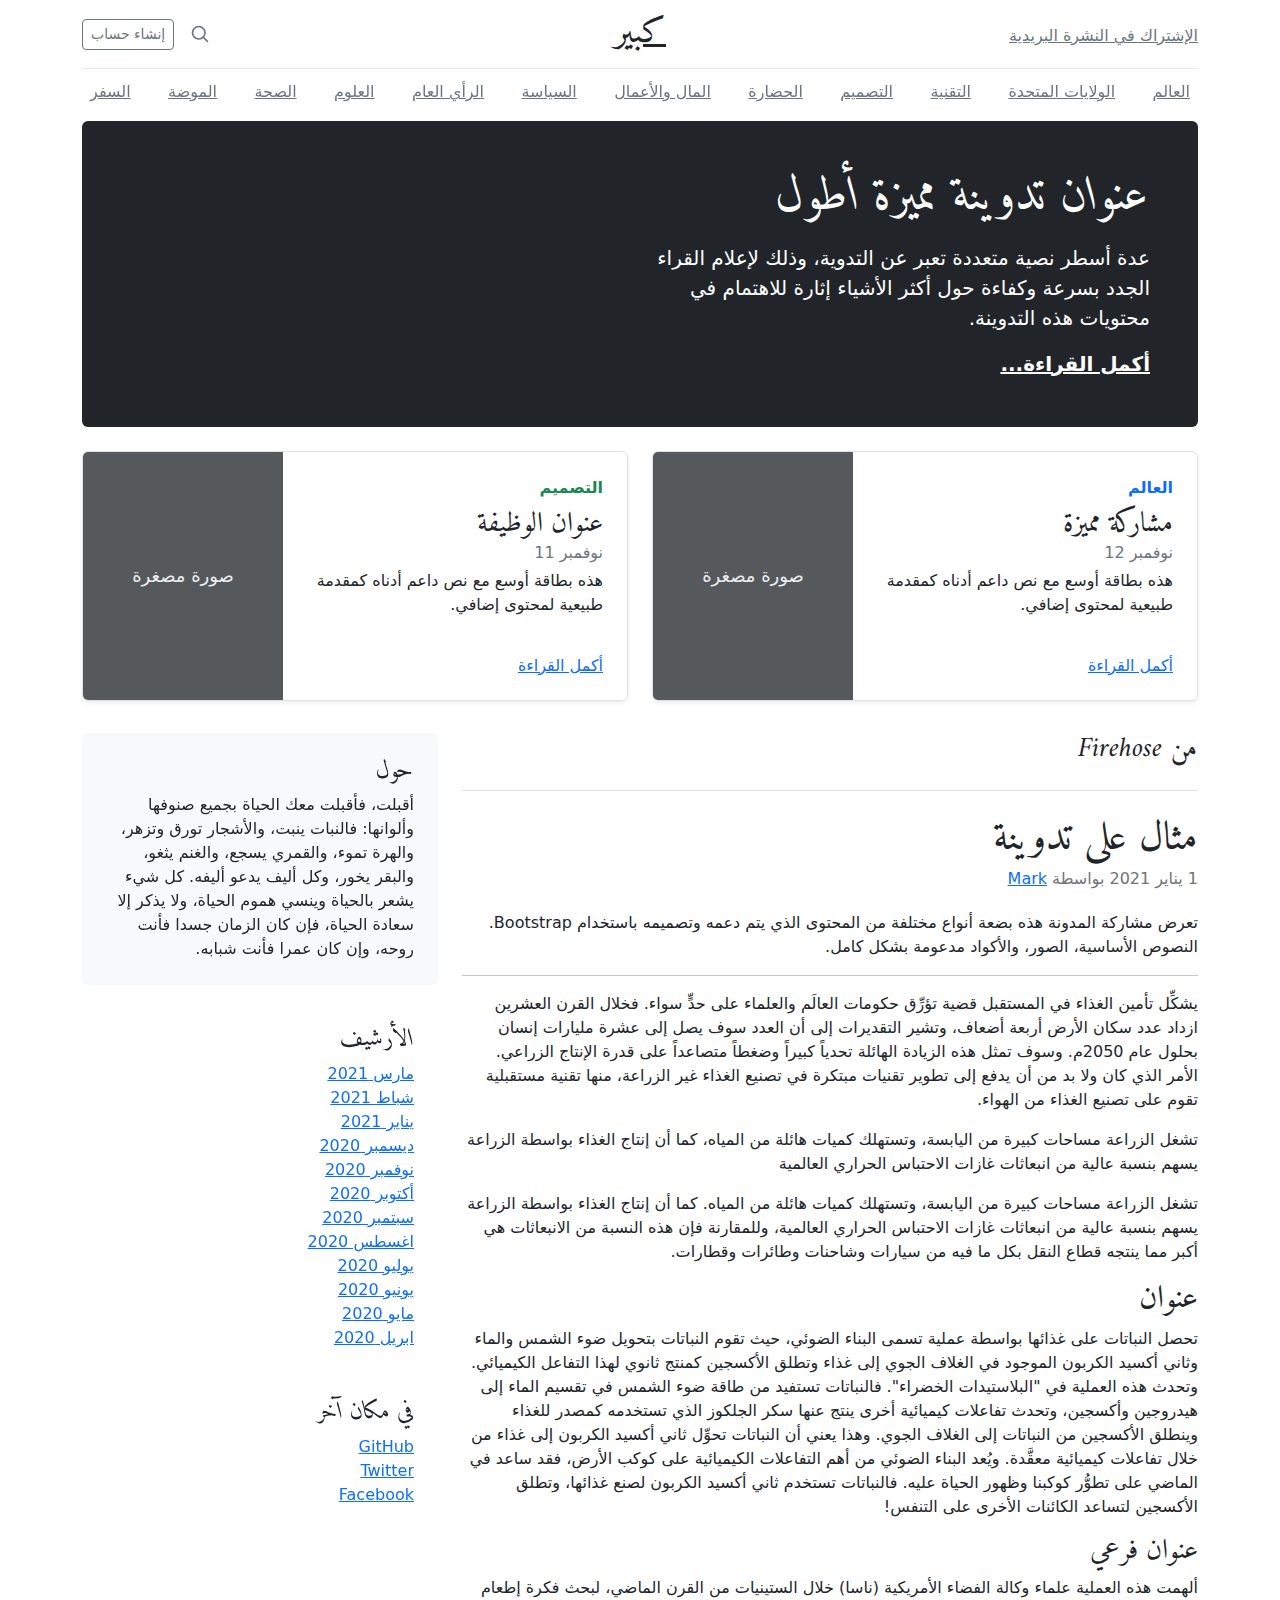
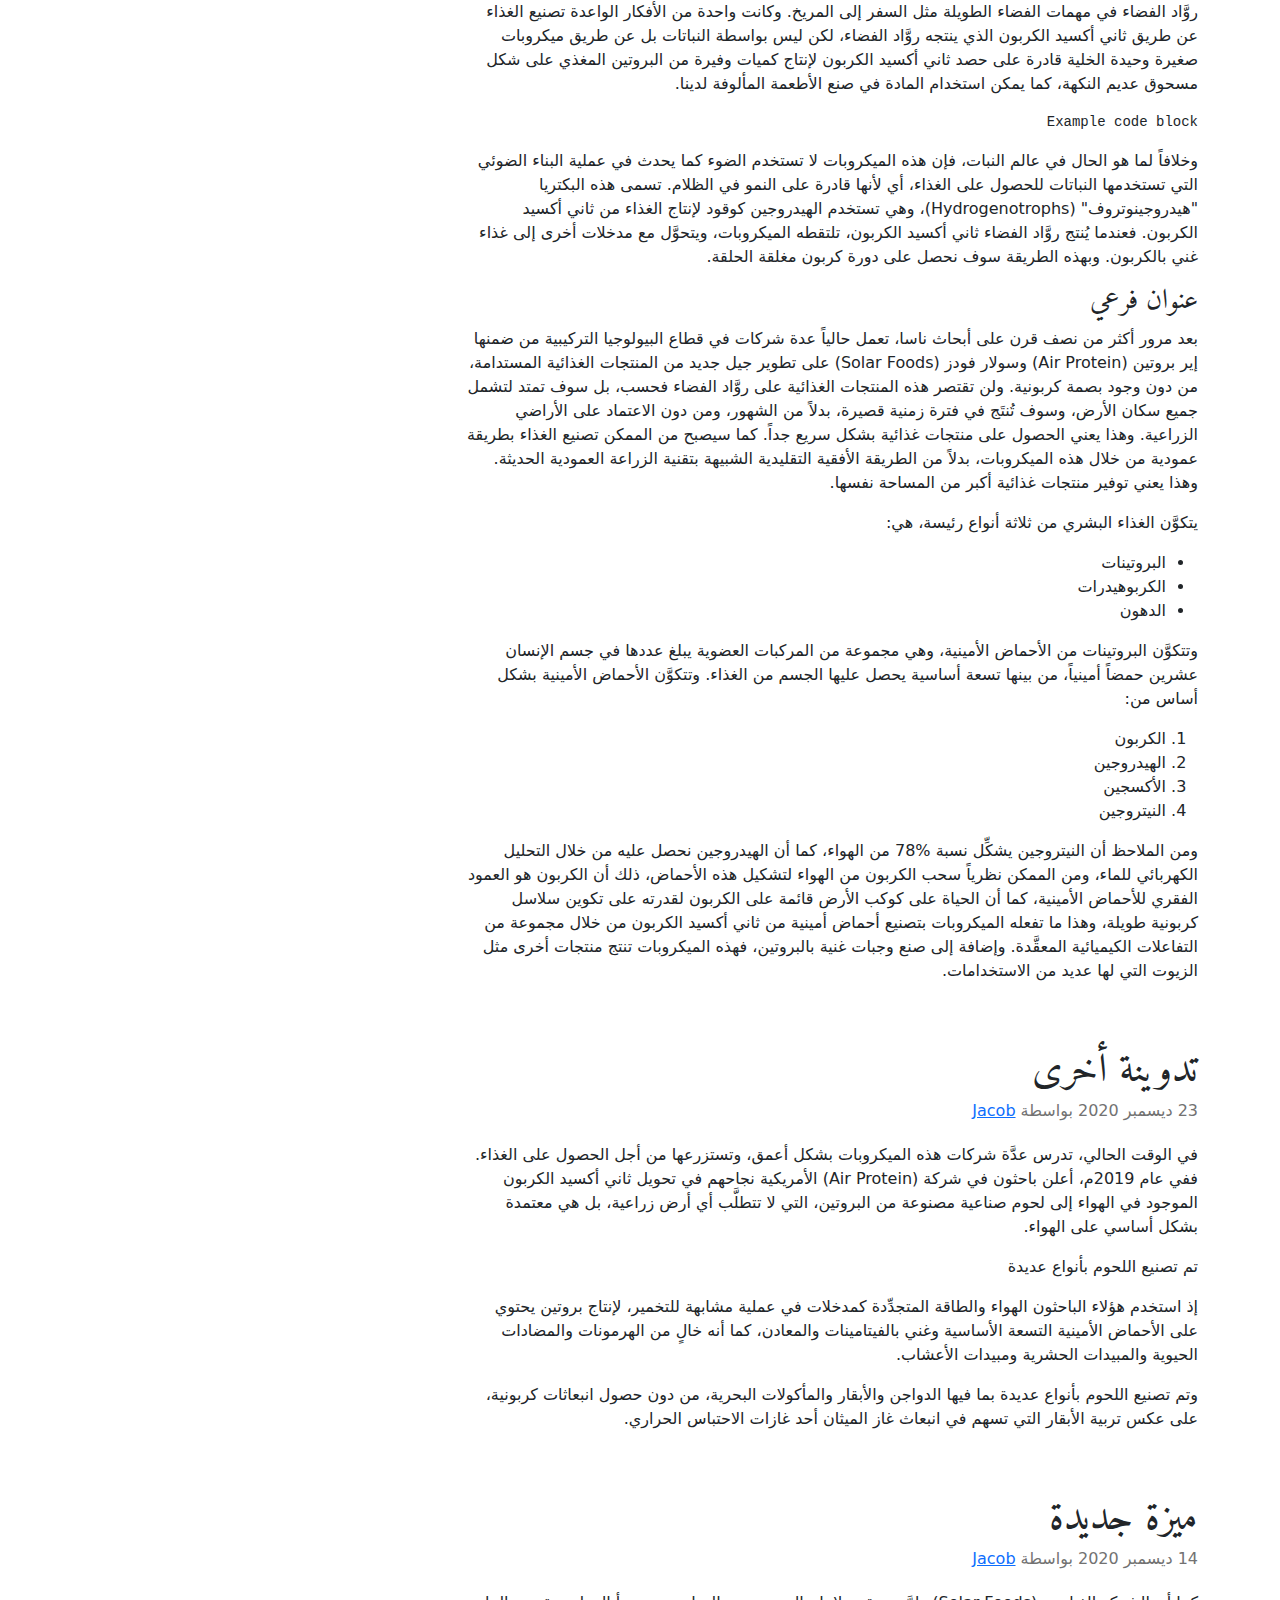
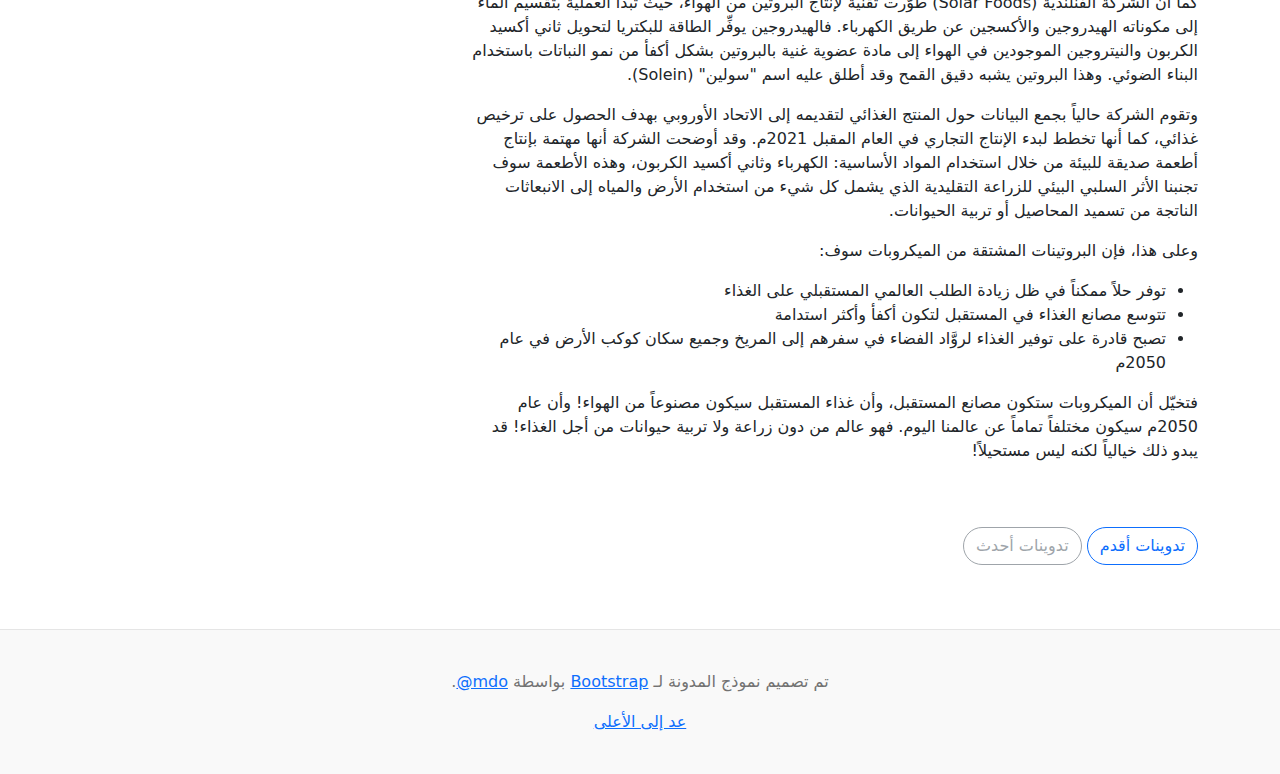
<file: bootstrap-5.2.3-examples/blog-rtl/index.html>
<!doctype html>
<html lang="ar" dir="rtl">
  <head>
    <meta charset="utf-8">
    <meta name="viewport" content="width=device-width, initial-scale=1">
    <meta name="description" content="">
    <meta name="author" content="Mark Otto, Jacob Thornton, and Bootstrap contributors">
    <meta name="generator" content="Hugo 0.104.2">
    <title>قالب المدونة · Bootstrap v5.2</title>

    <link rel="canonical" href="https://getbootstrap.com/docs/5.2/examples/blog-rtl/">

    

    

<link href="../assets/dist/css/bootstrap.rtl.min.css" rel="stylesheet">

    <style>
      .bd-placeholder-img {
        font-size: 1.125rem;
        text-anchor: middle;
        -webkit-user-select: none;
        -moz-user-select: none;
        user-select: none;
      }

      @media (min-width: 768px) {
        .bd-placeholder-img-lg {
          font-size: 3.5rem;
        }
      }

      .b-example-divider {
        height: 3rem;
        background-color: rgba(0, 0, 0, .1);
        border: solid rgba(0, 0, 0, .15);
        border-width: 1px 0;
        box-shadow: inset 0 .5em 1.5em rgba(0, 0, 0, .1), inset 0 .125em .5em rgba(0, 0, 0, .15);
      }

      .b-example-vr {
        flex-shrink: 0;
        width: 1.5rem;
        height: 100vh;
      }

      .bi {
        vertical-align: -.125em;
        fill: currentColor;
      }

      .nav-scroller {
        position: relative;
        z-index: 2;
        height: 2.75rem;
        overflow-y: hidden;
      }

      .nav-scroller .nav {
        display: flex;
        flex-wrap: nowrap;
        padding-bottom: 1rem;
        margin-top: -1px;
        overflow-x: auto;
        text-align: center;
        white-space: nowrap;
        -webkit-overflow-scrolling: touch;
      }
    </style>

    
    <!-- Custom styles for this template -->
    <link href="https://fonts.googleapis.com/css?family=Amiri:wght@400;700&amp;display=swap" rel="stylesheet">
    <!-- Custom styles for this template -->
    <link href="../blog/blog.rtl.css" rel="stylesheet">
  </head>
  <body>
    
<div class="container">
  <header class="blog-header lh-1 py-3">
    <div class="row flex-nowrap justify-content-between align-items-center">
      <div class="col-4 pt-1">
        <a class="link-secondary" href="#">الإشتراك في النشرة البريدية</a>
      </div>
      <div class="col-4 text-center">
        <a class="blog-header-logo text-dark" href="#">كبير</a>
      </div>
      <div class="col-4 d-flex justify-content-end align-items-center">
        <a class="link-secondary" href="#" aria-label="بحث">
          <svg xmlns="http://www.w3.org/2000/svg" width="20" height="20" fill="none" stroke="currentColor" stroke-linecap="round" stroke-linejoin="round" stroke-width="2" class="mx-3" role="img" viewBox="0 0 24 24"><title>بحث</title><circle cx="10.5" cy="10.5" r="7.5"/><path d="M21 21l-5.2-5.2"/></svg>
        </a>
        <a class="btn btn-sm btn-outline-secondary" href="#">إنشاء حساب</a>
      </div>
    </div>
  </header>

  <div class="nav-scroller py-1 mb-2">
    <nav class="nav d-flex justify-content-between">
      <a class="p-2 link-secondary" href="#">العالم</a>
      <a class="p-2 link-secondary" href="#">الولايات المتحدة</a>
      <a class="p-2 link-secondary" href="#">التقنية</a>
      <a class="p-2 link-secondary" href="#">التصميم</a>
      <a class="p-2 link-secondary" href="#">الحضارة</a>
      <a class="p-2 link-secondary" href="#">المال والأعمال</a>
      <a class="p-2 link-secondary" href="#">السياسة</a>
      <a class="p-2 link-secondary" href="#">الرأي العام</a>
      <a class="p-2 link-secondary" href="#">العلوم</a>
      <a class="p-2 link-secondary" href="#">الصحة</a>
      <a class="p-2 link-secondary" href="#">الموضة</a>
      <a class="p-2 link-secondary" href="#">السفر</a>
    </nav>
  </div>
</div>

<main class="container">
  <div class="p-4 p-md-5 mb-4 rounded text-bg-dark">
    <div class="col-md-6 px-0">
      <h1 class="display-4 fst-italic">عنوان تدوينة مميزة أطول</h1>
      <p class="lead my-3">عدة أسطر نصية متعددة تعبر عن التدوية، وذلك لإعلام القراء الجدد بسرعة وكفاءة حول أكثر الأشياء إثارة للاهتمام في محتويات هذه التدوينة.</p>
      <p class="lead mb-0"><a href="#" class="text-white fw-bold">أكمل القراءة...</a></p>
    </div>
  </div>

  <div class="row mb-2">
    <div class="col-md-6">
      <div class="row g-0 border rounded overflow-hidden flex-md-row mb-4 shadow-sm h-md-250 position-relative">
        <div class="col p-4 d-flex flex-column position-static">
          <strong class="d-inline-block mb-2 text-primary">العالم</strong>
          <h3 class="mb-0">مشاركة مميزة</h3>
          <div class="mb-1 text-muted">نوفمبر 12</div>
          <p class="card-text mb-auto">هذه بطاقة أوسع مع نص داعم أدناه كمقدمة طبيعية لمحتوى إضافي.</p>
          <a href="#" class="stretched-link">أكمل القراءة</a>
        </div>
        <div class="col-auto d-none d-lg-block">
          <svg class="bd-placeholder-img" width="200" height="250" xmlns="http://www.w3.org/2000/svg" role="img" aria-label="Placeholder: صورة مصغرة" preserveAspectRatio="xMidYMid slice" focusable="false"><title>Placeholder</title><rect width="100%" height="100%" fill="#55595c"/><text x="50%" y="50%" fill="#eceeef" dy=".3em">صورة مصغرة</text></svg>

        </div>
      </div>
    </div>
    <div class="col-md-6">
      <div class="row g-0 border rounded overflow-hidden flex-md-row mb-4 shadow-sm h-md-250 position-relative">
        <div class="col p-4 d-flex flex-column position-static">
          <strong class="d-inline-block mb-2 text-success">التصميم</strong>
          <h3 class="mb-0">عنوان الوظيفة</h3>
          <div class="mb-1 text-muted">نوفمبر 11</div>
          <p class="mb-auto">هذه بطاقة أوسع مع نص داعم أدناه كمقدمة طبيعية لمحتوى إضافي.</p>
          <a href="#" class="stretched-link">أكمل القراءة</a>
        </div>
        <div class="col-auto d-none d-lg-block">
          <svg class="bd-placeholder-img" width="200" height="250" xmlns="http://www.w3.org/2000/svg" role="img" aria-label="Placeholder: صورة مصغرة" preserveAspectRatio="xMidYMid slice" focusable="false"><title>Placeholder</title><rect width="100%" height="100%" fill="#55595c"/><text x="50%" y="50%" fill="#eceeef" dy=".3em">صورة مصغرة</text></svg>

        </div>
      </div>
    </div>
  </div>

  <div class="row">
    <div class="col-md-8">
      <h3 class="pb-4 mb-4 fst-italic border-bottom">
        من Firehose
      </h3>

      <article class="blog-post">
        <h2 class="blog-post-title mb-1">مثال على تدوينة</h2>
        <p class="blog-post-meta">1 يناير 2021 بواسطة <a href="#"> Mark </a></p>

        <p>تعرض مشاركة المدونة هذه بضعة أنواع مختلفة من المحتوى الذي يتم دعمه وتصميمه باستخدام Bootstrap. النصوص الأساسية، الصور، والأكواد مدعومة بشكل كامل.</p>
        <hr>
        <p>يشكِّل تأمين الغذاء في المستقبل قضية تؤرِّق حكومات العالَم والعلماء على حدٍّ سواء. فخلال القرن العشرين ازداد عدد سكان الأرض أربعة أضعاف، وتشير التقديرات إلى أن العدد سوف يصل إلى عشرة مليارات إنسان بحلول عام 2050م. وسوف تمثل هذه الزيادة الهائلة تحدياً كبيراً وضغطاً متصاعداً على قدرة الإنتاج الزراعي. الأمر الذي كان ولا بد من أن يدفع إلى تطوير تقنيات مبتكرة في تصنيع الغذاء غير الزراعة، منها تقنية مستقبلية تقوم على تصنيع الغذاء من الهواء.</p>
        <blockquote>
          <p>تشغل الزراعة مساحات كبيرة من اليابسة، وتستهلك كميات هائلة من المياه، كما أن إنتاج الغذاء بواسطة الزراعة يسهم بنسبة عالية من انبعاثات غازات الاحتباس الحراري العالمية</p>
        </blockquote>
        <p>تشغل الزراعة مساحات كبيرة من اليابسة، وتستهلك كميات هائلة من المياه. كما أن إنتاج الغذاء بواسطة الزراعة يسهم بنسبة عالية من انبعاثات غازات الاحتباس الحراري العالمية، وللمقارنة فإن هذه النسبة من الانبعاثات هي أكبر مما ينتجه قطاع النقل بكل ما فيه من سيارات وشاحنات وطائرات وقطارات.</p>
        <h2>عنوان</h2>
        <p>تحصل النباتات على غذائها بواسطة عملية تسمى البناء الضوئي، حيث تقوم النباتات بتحويل ضوء الشمس والماء وثاني أكسيد الكربون الموجود في الغلاف الجوي إلى غذاء وتطلق الأكسجين كمنتج ثانوي لهذا التفاعل الكيميائي. وتحدث هذه العملية في "البلاستيدات الخضراء". فالنباتات تستفيد من طاقة ضوء الشمس في تقسيم الماء إلى هيدروجين وأكسجين، وتحدث تفاعلات كيميائية أخرى ينتج عنها سكر الجلكوز الذي تستخدمه كمصدر للغذاء وينطلق الأكسجين من النباتات إلى الغلاف الجوي. وهذا يعني أن النباتات تحوِّل ثاني أكسيد الكربون إلى غذاء من خلال تفاعلات كيميائية معقَّدة. ويُعد البناء الضوئي من أهم التفاعلات الكيميائية على كوكب الأرض، فقد ساعد في الماضي على تطوُّر كوكبنا وظهور الحياة عليه. فالنباتات تستخدم ثاني أكسيد الكربون لصنع غذائها، وتطلق الأكسجين لتساعد الكائنات الأخرى على التنفس!</p>
        <h3>عنوان فرعي</h3>
        <p>ألهمت هذه العملية علماء وكالة الفضاء الأمريكية (ناسا) خلال الستينيات من القرن الماضي، لبحث فكرة إطعام روَّاد الفضاء في مهمات الفضاء الطويلة مثل السفر إلى المريخ. وكانت واحدة من الأفكار الواعدة تصنيع الغذاء عن طريق ثاني أكسيد الكربون الذي ينتجه روَّاد الفضاء، لكن ليس بواسطة النباتات بل عن طريق ميكروبات صغيرة وحيدة الخلية قادرة على حصد ثاني أكسيد الكربون لإنتاج كميات وفيرة من البروتين المغذي على شكل مسحوق عديم النكهة، كما يمكن استخدام المادة في صنع الأطعمة المألوفة لدينا.</p>
        <pre><code>Example code block</code></pre>
        <p>وخلافاً لما هو الحال في عالم النبات، فإن هذه الميكروبات لا تستخدم الضوء كما يحدث في عملية البناء الضوئي التي تستخدمها النباتات للحصول على الغذاء، أي لأنها قادرة على النمو في الظلام. تسمى هذه البكتريا "هيدروجينوتروف" (Hydrogenotrophs)، وهي تستخدم الهيدروجين كوقود لإنتاج الغذاء من ثاني أكسيد الكربون. فعندما يُنتج روَّاد الفضاء ثاني أكسيد الكربون، تلتقطه الميكروبات، ويتحوَّل مع مدخلات أخرى إلى غذاء غني بالكربون. وبهذه الطريقة سوف نحصل على دورة كربون مغلقة الحلقة.</p>
        <h3>عنوان فرعي</h3>
        <p>بعد مرور أكثر من نصف قرن على أبحاث ناسا، تعمل حالياً عدة شركات في قطاع البيولوجيا التركيبية من ضمنها إير بروتين (Air Protein) وسولار فودز (Solar Foods) على تطوير جيل جديد من المنتجات الغذائية المستدامة، من دون وجود بصمة كربونية. ولن تقتصر هذه المنتجات الغذائية على روَّاد الفضاء فحسب، بل سوف تمتد لتشمل جميع سكان الأرض، وسوف تُنتَج في فترة زمنية قصيرة، بدلاً من الشهور، ومن دون الاعتماد على الأراضي الزراعية. وهذا يعني الحصول على منتجات غذائية بشكل سريع جداً. كما سيصبح من الممكن تصنيع الغذاء بطريقة عمودية من خلال هذه الميكروبات، بدلاً من الطريقة الأفقية التقليدية الشبيهة بتقنية الزراعة العمودية الحديثة. وهذا يعني توفير منتجات غذائية أكبر من المساحة نفسها.</p>
        <p>يتكوَّن الغذاء البشري من ثلاثة أنواع رئيسة، هي:</p>
        <ul>
          <li>البروتينات</li>
          <li>الكربوهيدرات</li>
          <li>الدهون</li>
        </ul>
        <p>وتتكوَّن البروتينات من الأحماض الأمينية، وهي مجموعة من المركبات العضوية يبلغ عددها في جسم الإنسان عشرين حمضاً أمينياً، من بينها تسعة أساسية يحصل عليها الجسم من الغذاء. وتتكوَّن الأحماض الأمينية بشكل أساس من:</p>
        <ol>
          <li>الكربون</li>
          <li>الهيدروجين</li>
          <li>الأكسجين</li>
          <li>النيتروجين</li>
        </ol>
        <p>ومن الملاحظ أن النيتروجين يشكِّل نسبة %78 من الهواء، كما أن الهيدروجين نحصل عليه من خلال التحليل الكهربائي للماء، ومن الممكن نظرياً سحب الكربون من الهواء لتشكيل هذه الأحماض، ذلك أن الكربون هو العمود الفقري للأحماض الأمينية، كما أن الحياة على كوكب الأرض قائمة على الكربون لقدرته على تكوين سلاسل كربونية طويلة، وهذا ما تفعله الميكروبات بتصنيع أحماض أمينية من ثاني أكسيد الكربون من خلال مجموعة من التفاعلات الكيميائية المعقَّدة. وإضافة إلى صنع وجبات غنية بالبروتين، فهذه الميكروبات تنتج منتجات أخرى مثل الزيوت التي لها عديد من الاستخدامات.</p>
      </article>

      <article class="blog-post">
        <h2 class="blog-post-title mb-1">تدوينة أخرى</h2>
        <p class="blog-post-meta">23 ديسمبر 2020 بواسطة <a href="#">Jacob</a></p>

        <p>في الوقت الحالي، تدرس عدَّة شركات هذه الميكروبات بشكل أعمق، وتستزرعها من أجل الحصول على الغذاء. ففي عام 2019م، أعلن باحثون في شركة (Air Protein) الأمريكية نجاحهم في تحويل ثاني أكسيد الكربون الموجود في الهواء إلى لحوم صناعية مصنوعة من البروتين، التي لا تتطلَّب أي أرض زراعية، بل هي معتمدة بشكل أساسي على الهواء.</p>
        <blockquote>
          <p>تم تصنيع اللحوم بأنواع عديدة</p>
        </blockquote>
        <p>إذ استخدم هؤلاء الباحثون الهواء والطاقة المتجدِّدة كمدخلات في عملية مشابهة للتخمير، لإنتاج بروتين يحتوي على الأحماض الأمينية التسعة الأساسية وغني بالفيتامينات والمعادن، كما أنه خالٍ من الهرمونات والمضادات الحيوية والمبيدات الحشرية ومبيدات الأعشاب.</p>
        <p> وتم تصنيع اللحوم بأنواع عديدة بما فيها الدواجن والأبقار والمأكولات البحرية، من دون حصول انبعاثات كربونية، على عكس تربية الأبقار التي تسهم في انبعاث غاز الميثان أحد غازات الاحتباس الحراري.</p>
      </article>

      <article class="blog-post">
        <h2 class="blog-post-title mb-1">ميزة جديدة</h2>
        <p class="blog-post-meta">14 ديسمبر 2020 بواسطة <a href="#">Jacob</a></p>

        <p>كما أن الشركة الفنلندية (Solar Foods) طوَّرت تقنية لإنتاج البروتين من الهواء، حيث تبدأ العملية بتقسيم الماء إلى مكوناته الهيدروجين والأكسجين عن طريق الكهرباء. فالهيدروجين يوفِّر الطاقة للبكتريا لتحويل ثاني أكسيد الكربون والنيتروجين الموجودين في الهواء إلى مادة عضوية غنية بالبروتين بشكل أكفأ من نمو النباتات باستخدام البناء الضوئي. وهذا البروتين يشبه دقيق القمح وقد أطلق عليه اسم "سولين" (Solein).</p>
        <p>وتقوم الشركة حالياً بجمع البيانات حول المنتج الغذائي لتقديمه إلى الاتحاد الأوروبي بهدف الحصول على ترخيص غذائي، كما أنها تخطط لبدء الإنتاج التجاري في العام المقبل 2021م. وقد أوضحت الشركة أنها مهتمة بإنتاج أطعمة صديقة للبيئة من خلال استخدام المواد الأساسية: الكهرباء وثاني أكسيد الكربون، وهذه الأطعمة سوف تجنبنا الأثر السلبي البيئي للزراعة التقليدية الذي يشمل كل شيء من استخدام الأرض والمياه إلى الانبعاثات الناتجة من تسميد المحاصيل أو تربية الحيوانات.</p>
        <p>وعلى هذا، فإن البروتينات المشتقة من الميكروبات سوف:</p>
        <ul>
          <li>توفر حلاً ممكناً في ظل زيادة الطلب العالمي المستقبلي على الغذاء</li>
          <li>تتوسع مصانع الغذاء في المستقبل لتكون أكفأ وأكثر استدامة</li>
          <li>تصبح قادرة على توفير الغذاء لروَّاد الفضاء في سفرهم إلى المريخ وجميع سكان كوكب الأرض في عام 2050م</li>
        </ul>
        <p>فتخيّل أن الميكروبات ستكون مصانع المستقبل، وأن غذاء المستقبل سيكون مصنوعاً من الهواء! وأن عام 2050م سيكون مختلفاً تماماً عن عالمنا اليوم. فهو عالم من دون زراعة ولا تربية حيوانات من أجل الغذاء! قد يبدو ذلك خيالياً لكنه ليس مستحيلاً!</p>
      </article>

      <nav class="blog-pagination" aria-label="Pagination">
        <a class="btn btn-outline-primary rounded-pill" href="#">تدوينات أقدم</a>
        <a class="btn btn-outline-secondary rounded-pill disabled">تدوينات أحدث</a>
      </nav>

    </div>

    <div class="col-md-4">
      <div class="position-sticky" style="top: 2rem;">
        <div class="p-4 mb-3 bg-light rounded">
          <h4 class="fst-italic">حول</h4>
          <p class="mb-0">أقبلت، فأقبلت معك الحياة بجميع صنوفها وألوانها: فالنبات ينبت، والأشجار تورق وتزهر، والهرة تموء، والقمري يسجع، والغنم يثغو، والبقر يخور، وكل أليف يدعو أليفه. كل شيء يشعر بالحياة وينسي هموم الحياة، ولا يذكر إلا سعادة الحياة، فإن كان الزمان جسدا فأنت روحه، وإن كان عمرا فأنت شبابه.</p>
        </div>

        <div class="p-4">
          <h4 class="fst-italic">الأرشيف</h4>
          <ol class="list-unstyled mb-0">
            <li><a href="#">مارس 2021</a></li>
            <li><a href="#">شباط 2021</a></li>
            <li><a href="#">يناير 2021</a></li>
            <li><a href="#">ديسمبر 2020</a></li>
            <li><a href="#">نوفمبر 2020</a></li>
            <li><a href="#">أكتوبر 2020</a></li>
            <li><a href="#">سبتمبر 2020</a></li>
            <li><a href="#">اغسطس 2020</a></li>
            <li><a href="#">يوليو 2020</a></li>
            <li><a href="#">يونيو 2020</a></li>
            <li><a href="#">مايو 2020</a></li>
            <li><a href="#">ابريل 2020</a></li>
          </ol>
        </div>

        <div class="p-4">
          <h4 class="fst-italic">في مكان آخر</h4>
          <ol class="list-unstyled">
            <li><a href="#">GitHub</a></li>
            <li><a href="#">Twitter</a></li>
            <li><a href="#">Facebook</a></li>
          </ol>
        </div>
      </div>
    </div>
  </div>

</main>

<footer class="blog-footer">
  <p>تم تصميم نموذج المدونة لـ <a href="https://getbootstrap.com/">Bootstrap</a> بواسطة <a href="https://twitter.com/mdo"><bdi lang="en" dir="ltr">@mdo</bdi></a>.</p>
  <p>
    <a href="#">عد إلى الأعلى</a>
  </p>
</footer>


    
  </body>
</html>
</file>
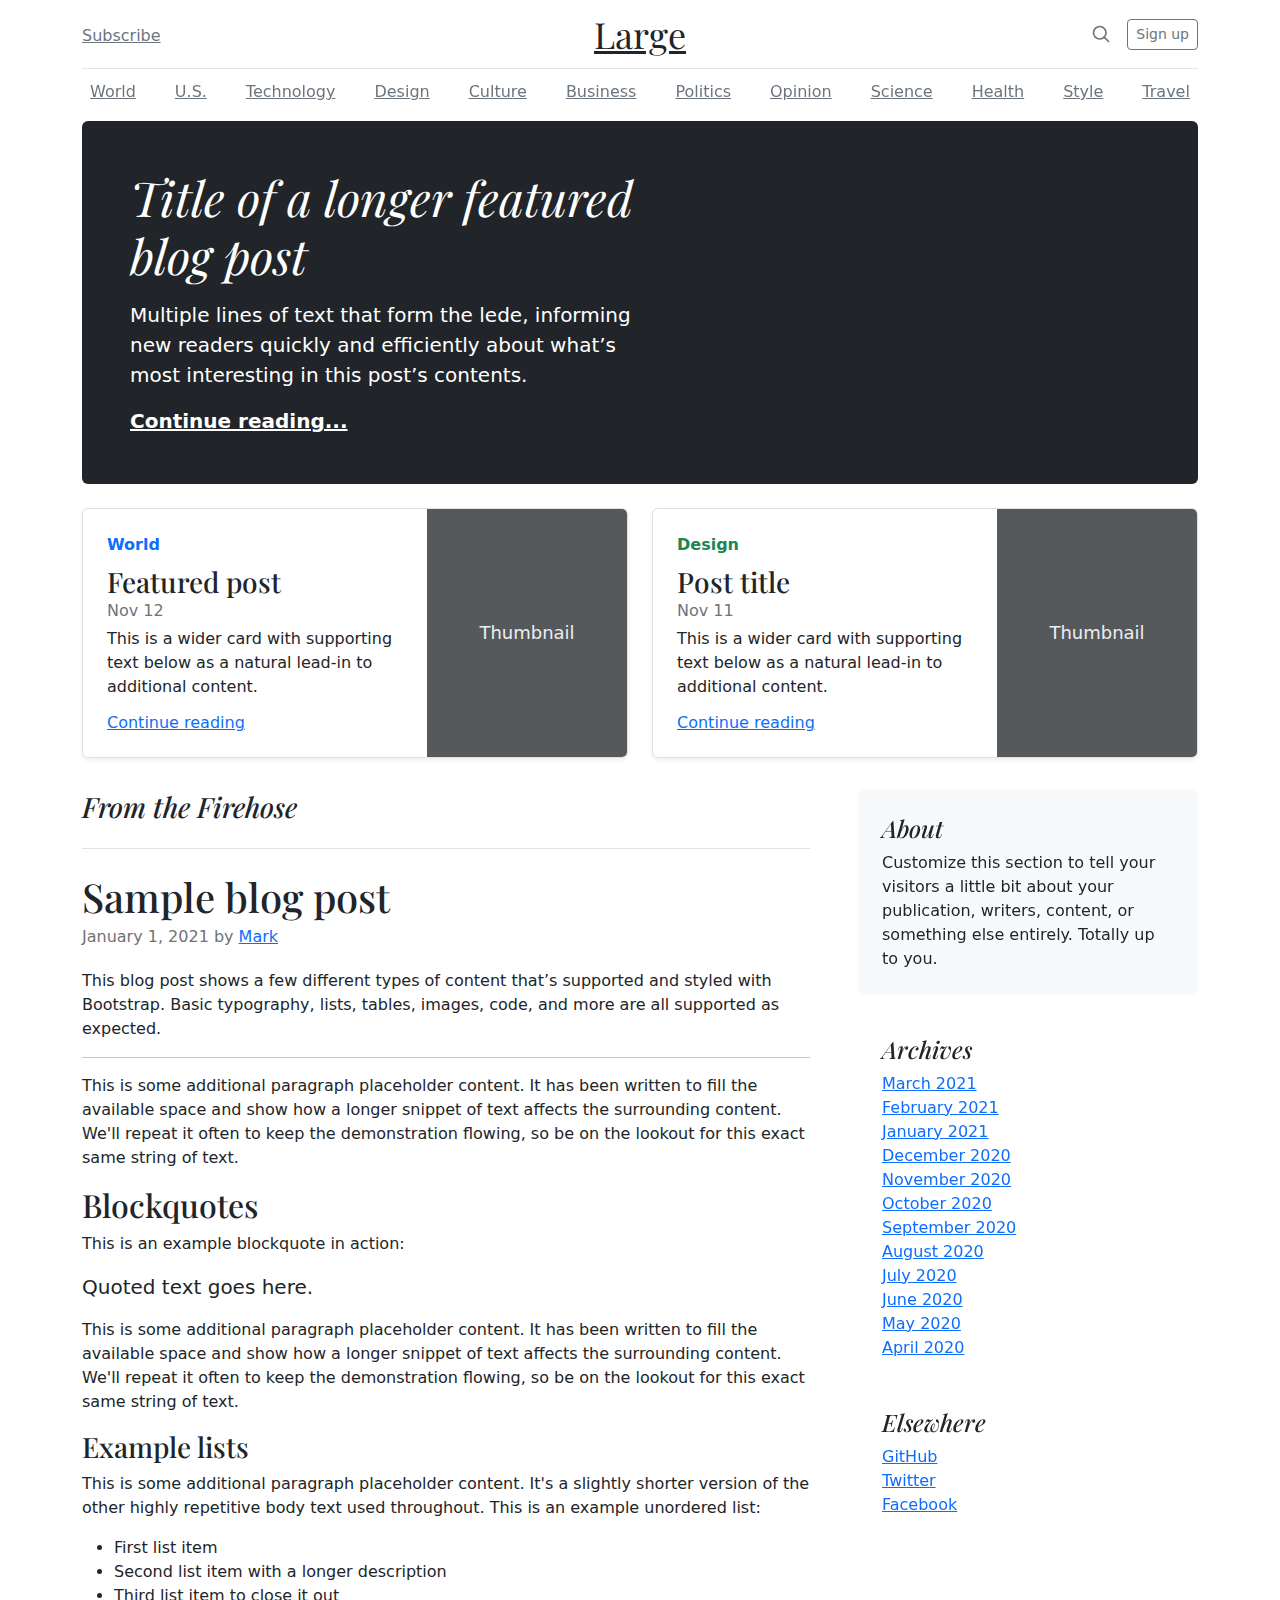
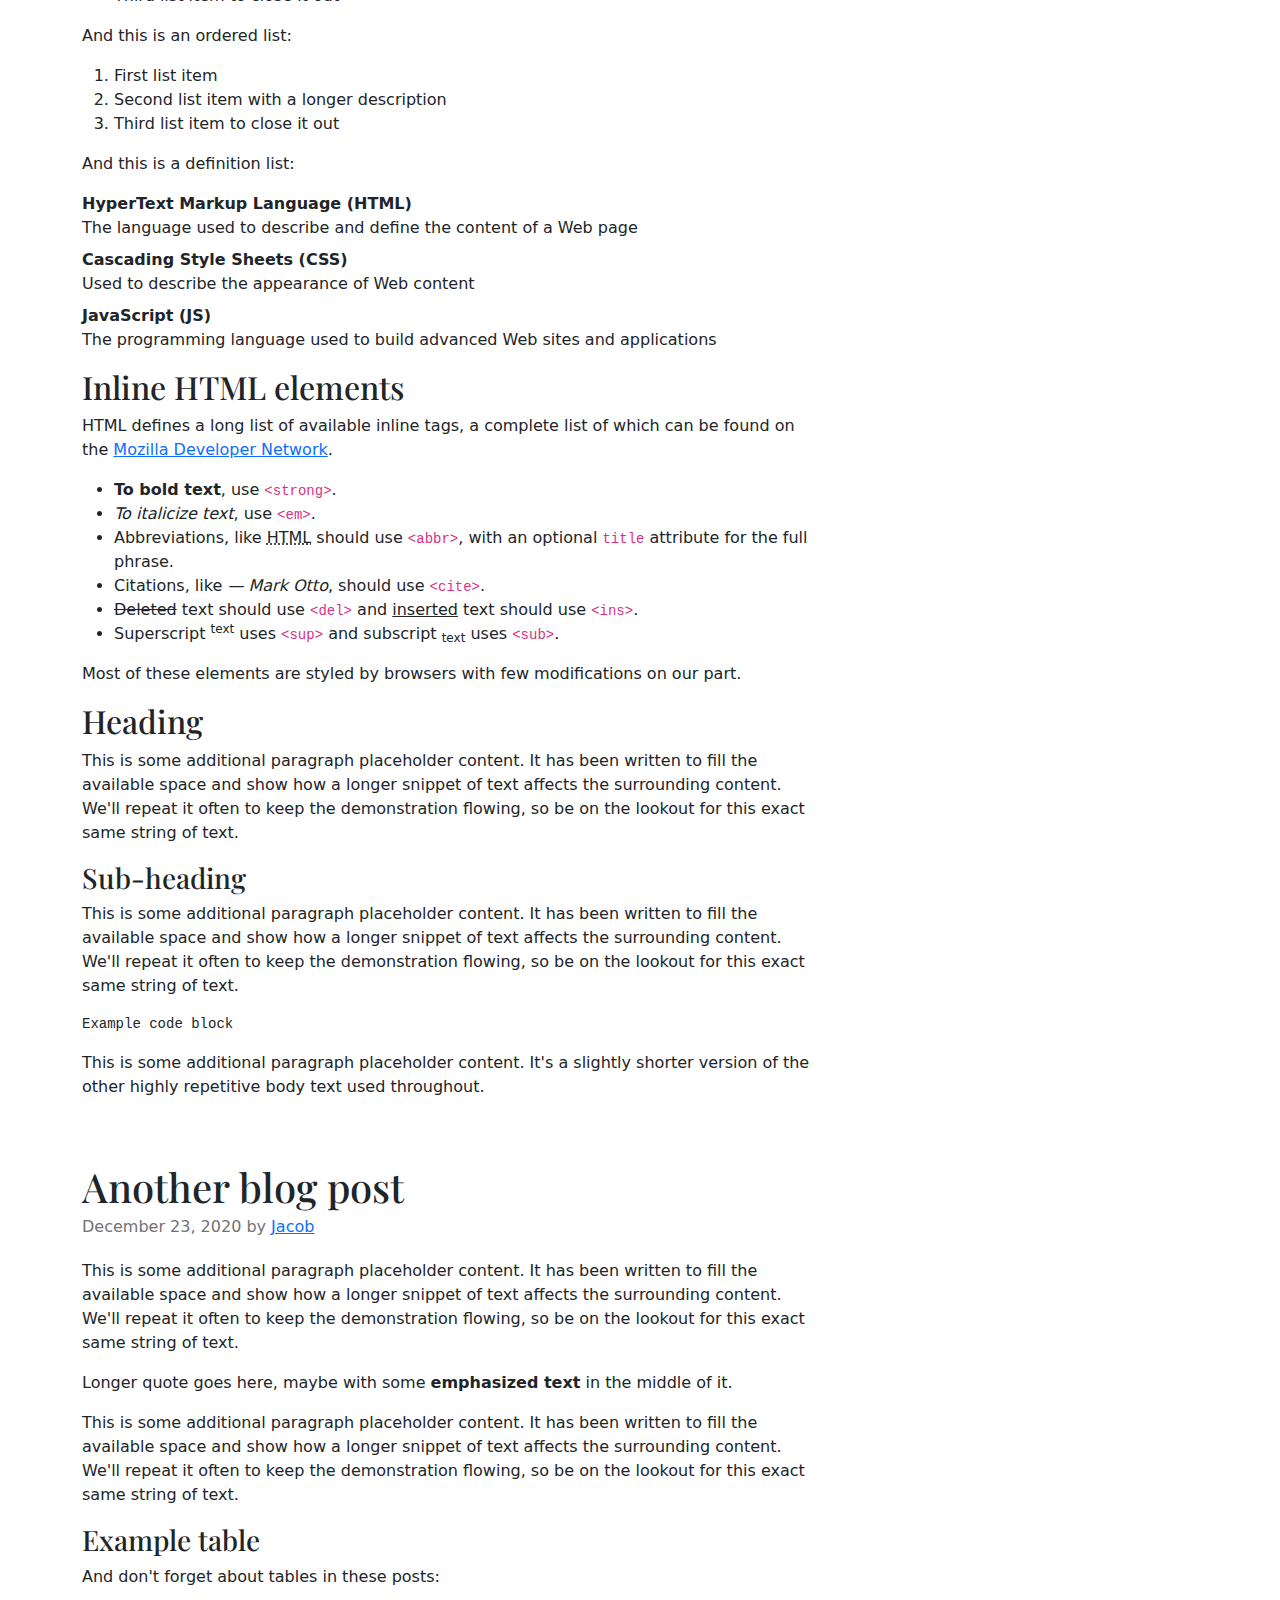
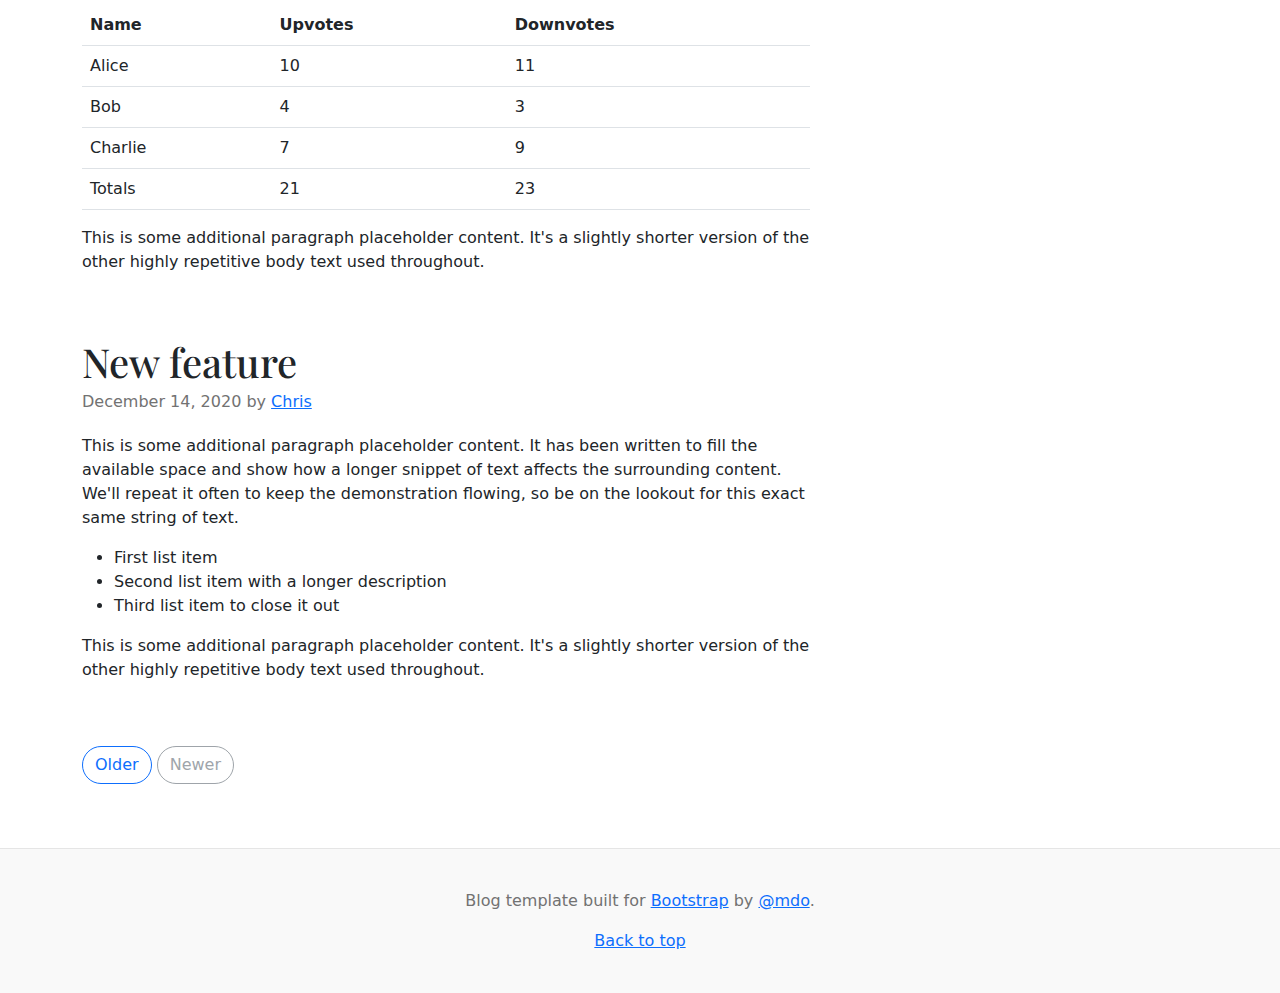
<file: bootstrap-5.2.3-examples/blog/index.html>
<!doctype html>
<html lang="en">
  <head>
    <meta charset="utf-8">
    <meta name="viewport" content="width=device-width, initial-scale=1">
    <meta name="description" content="">
    <meta name="author" content="Mark Otto, Jacob Thornton, and Bootstrap contributors">
    <meta name="generator" content="Hugo 0.104.2">
    <title>Blog Template · Bootstrap v5.2</title>

    <link rel="canonical" href="https://getbootstrap.com/docs/5.2/examples/blog/">

    

    

<link href="../assets/dist/css/bootstrap.min.css" rel="stylesheet">

    <style>
      .bd-placeholder-img {
        font-size: 1.125rem;
        text-anchor: middle;
        -webkit-user-select: none;
        -moz-user-select: none;
        user-select: none;
      }

      @media (min-width: 768px) {
        .bd-placeholder-img-lg {
          font-size: 3.5rem;
        }
      }

      .b-example-divider {
        height: 3rem;
        background-color: rgba(0, 0, 0, .1);
        border: solid rgba(0, 0, 0, .15);
        border-width: 1px 0;
        box-shadow: inset 0 .5em 1.5em rgba(0, 0, 0, .1), inset 0 .125em .5em rgba(0, 0, 0, .15);
      }

      .b-example-vr {
        flex-shrink: 0;
        width: 1.5rem;
        height: 100vh;
      }

      .bi {
        vertical-align: -.125em;
        fill: currentColor;
      }

      .nav-scroller {
        position: relative;
        z-index: 2;
        height: 2.75rem;
        overflow-y: hidden;
      }

      .nav-scroller .nav {
        display: flex;
        flex-wrap: nowrap;
        padding-bottom: 1rem;
        margin-top: -1px;
        overflow-x: auto;
        text-align: center;
        white-space: nowrap;
        -webkit-overflow-scrolling: touch;
      }
    </style>

    
    <!-- Custom styles for this template -->
    <link href="https://fonts.googleapis.com/css?family=Playfair&#43;Display:700,900&amp;display=swap" rel="stylesheet">
    <!-- Custom styles for this template -->
    <link href="blog.css" rel="stylesheet">
  </head>
  <body>
    
<div class="container">
  <header class="blog-header lh-1 py-3">
    <div class="row flex-nowrap justify-content-between align-items-center">
      <div class="col-4 pt-1">
        <a class="link-secondary" href="#">Subscribe</a>
      </div>
      <div class="col-4 text-center">
        <a class="blog-header-logo text-dark" href="#">Large</a>
      </div>
      <div class="col-4 d-flex justify-content-end align-items-center">
        <a class="link-secondary" href="#" aria-label="Search">
          <svg xmlns="http://www.w3.org/2000/svg" width="20" height="20" fill="none" stroke="currentColor" stroke-linecap="round" stroke-linejoin="round" stroke-width="2" class="mx-3" role="img" viewBox="0 0 24 24"><title>Search</title><circle cx="10.5" cy="10.5" r="7.5"/><path d="M21 21l-5.2-5.2"/></svg>
        </a>
        <a class="btn btn-sm btn-outline-secondary" href="#">Sign up</a>
      </div>
    </div>
  </header>

  <div class="nav-scroller py-1 mb-2">
    <nav class="nav d-flex justify-content-between">
      <a class="p-2 link-secondary" href="#">World</a>
      <a class="p-2 link-secondary" href="#">U.S.</a>
      <a class="p-2 link-secondary" href="#">Technology</a>
      <a class="p-2 link-secondary" href="#">Design</a>
      <a class="p-2 link-secondary" href="#">Culture</a>
      <a class="p-2 link-secondary" href="#">Business</a>
      <a class="p-2 link-secondary" href="#">Politics</a>
      <a class="p-2 link-secondary" href="#">Opinion</a>
      <a class="p-2 link-secondary" href="#">Science</a>
      <a class="p-2 link-secondary" href="#">Health</a>
      <a class="p-2 link-secondary" href="#">Style</a>
      <a class="p-2 link-secondary" href="#">Travel</a>
    </nav>
  </div>
</div>

<main class="container">
  <div class="p-4 p-md-5 mb-4 rounded text-bg-dark">
    <div class="col-md-6 px-0">
      <h1 class="display-4 fst-italic">Title of a longer featured blog post</h1>
      <p class="lead my-3">Multiple lines of text that form the lede, informing new readers quickly and efficiently about what’s most interesting in this post’s contents.</p>
      <p class="lead mb-0"><a href="#" class="text-white fw-bold">Continue reading...</a></p>
    </div>
  </div>

  <div class="row mb-2">
    <div class="col-md-6">
      <div class="row g-0 border rounded overflow-hidden flex-md-row mb-4 shadow-sm h-md-250 position-relative">
        <div class="col p-4 d-flex flex-column position-static">
          <strong class="d-inline-block mb-2 text-primary">World</strong>
          <h3 class="mb-0">Featured post</h3>
          <div class="mb-1 text-muted">Nov 12</div>
          <p class="card-text mb-auto">This is a wider card with supporting text below as a natural lead-in to additional content.</p>
          <a href="#" class="stretched-link">Continue reading</a>
        </div>
        <div class="col-auto d-none d-lg-block">
          <svg class="bd-placeholder-img" width="200" height="250" xmlns="http://www.w3.org/2000/svg" role="img" aria-label="Placeholder: Thumbnail" preserveAspectRatio="xMidYMid slice" focusable="false"><title>Placeholder</title><rect width="100%" height="100%" fill="#55595c"/><text x="50%" y="50%" fill="#eceeef" dy=".3em">Thumbnail</text></svg>

        </div>
      </div>
    </div>
    <div class="col-md-6">
      <div class="row g-0 border rounded overflow-hidden flex-md-row mb-4 shadow-sm h-md-250 position-relative">
        <div class="col p-4 d-flex flex-column position-static">
          <strong class="d-inline-block mb-2 text-success">Design</strong>
          <h3 class="mb-0">Post title</h3>
          <div class="mb-1 text-muted">Nov 11</div>
          <p class="mb-auto">This is a wider card with supporting text below as a natural lead-in to additional content.</p>
          <a href="#" class="stretched-link">Continue reading</a>
        </div>
        <div class="col-auto d-none d-lg-block">
          <svg class="bd-placeholder-img" width="200" height="250" xmlns="http://www.w3.org/2000/svg" role="img" aria-label="Placeholder: Thumbnail" preserveAspectRatio="xMidYMid slice" focusable="false"><title>Placeholder</title><rect width="100%" height="100%" fill="#55595c"/><text x="50%" y="50%" fill="#eceeef" dy=".3em">Thumbnail</text></svg>

        </div>
      </div>
    </div>
  </div>

  <div class="row g-5">
    <div class="col-md-8">
      <h3 class="pb-4 mb-4 fst-italic border-bottom">
        From the Firehose
      </h3>

      <article class="blog-post">
        <h2 class="blog-post-title mb-1">Sample blog post</h2>
        <p class="blog-post-meta">January 1, 2021 by <a href="#">Mark</a></p>

        <p>This blog post shows a few different types of content that’s supported and styled with Bootstrap. Basic typography, lists, tables, images, code, and more are all supported as expected.</p>
        <hr>
        <p>This is some additional paragraph placeholder content. It has been written to fill the available space and show how a longer snippet of text affects the surrounding content. We'll repeat it often to keep the demonstration flowing, so be on the lookout for this exact same string of text.</p>
        <h2>Blockquotes</h2>
        <p>This is an example blockquote in action:</p>
        <blockquote class="blockquote">
          <p>Quoted text goes here.</p>
        </blockquote>
        <p>This is some additional paragraph placeholder content. It has been written to fill the available space and show how a longer snippet of text affects the surrounding content. We'll repeat it often to keep the demonstration flowing, so be on the lookout for this exact same string of text.</p>
        <h3>Example lists</h3>
        <p>This is some additional paragraph placeholder content. It's a slightly shorter version of the other highly repetitive body text used throughout. This is an example unordered list:</p>
        <ul>
          <li>First list item</li>
          <li>Second list item with a longer description</li>
          <li>Third list item to close it out</li>
        </ul>
        <p>And this is an ordered list:</p>
        <ol>
          <li>First list item</li>
          <li>Second list item with a longer description</li>
          <li>Third list item to close it out</li>
        </ol>
        <p>And this is a definition list:</p>
        <dl>
          <dt>HyperText Markup Language (HTML)</dt>
          <dd>The language used to describe and define the content of a Web page</dd>
          <dt>Cascading Style Sheets (CSS)</dt>
          <dd>Used to describe the appearance of Web content</dd>
          <dt>JavaScript (JS)</dt>
          <dd>The programming language used to build advanced Web sites and applications</dd>
        </dl>
        <h2>Inline HTML elements</h2>
        <p>HTML defines a long list of available inline tags, a complete list of which can be found on the <a href="https://developer.mozilla.org/en-US/docs/Web/HTML/Element">Mozilla Developer Network</a>.</p>
        <ul>
          <li><strong>To bold text</strong>, use <code class="language-plaintext highlighter-rouge">&lt;strong&gt;</code>.</li>
          <li><em>To italicize text</em>, use <code class="language-plaintext highlighter-rouge">&lt;em&gt;</code>.</li>
          <li>Abbreviations, like <abbr title="HyperText Markup Language">HTML</abbr> should use <code class="language-plaintext highlighter-rouge">&lt;abbr&gt;</code>, with an optional <code class="language-plaintext highlighter-rouge">title</code> attribute for the full phrase.</li>
          <li>Citations, like <cite>— Mark Otto</cite>, should use <code class="language-plaintext highlighter-rouge">&lt;cite&gt;</code>.</li>
          <li><del>Deleted</del> text should use <code class="language-plaintext highlighter-rouge">&lt;del&gt;</code> and <ins>inserted</ins> text should use <code class="language-plaintext highlighter-rouge">&lt;ins&gt;</code>.</li>
          <li>Superscript <sup>text</sup> uses <code class="language-plaintext highlighter-rouge">&lt;sup&gt;</code> and subscript <sub>text</sub> uses <code class="language-plaintext highlighter-rouge">&lt;sub&gt;</code>.</li>
        </ul>
        <p>Most of these elements are styled by browsers with few modifications on our part.</p>
        <h2>Heading</h2>
        <p>This is some additional paragraph placeholder content. It has been written to fill the available space and show how a longer snippet of text affects the surrounding content. We'll repeat it often to keep the demonstration flowing, so be on the lookout for this exact same string of text.</p>
        <h3>Sub-heading</h3>
        <p>This is some additional paragraph placeholder content. It has been written to fill the available space and show how a longer snippet of text affects the surrounding content. We'll repeat it often to keep the demonstration flowing, so be on the lookout for this exact same string of text.</p>
        <pre><code>Example code block</code></pre>
        <p>This is some additional paragraph placeholder content. It's a slightly shorter version of the other highly repetitive body text used throughout.</p>
      </article>

      <article class="blog-post">
        <h2 class="blog-post-title mb-1">Another blog post</h2>
        <p class="blog-post-meta">December 23, 2020 by <a href="#">Jacob</a></p>

        <p>This is some additional paragraph placeholder content. It has been written to fill the available space and show how a longer snippet of text affects the surrounding content. We'll repeat it often to keep the demonstration flowing, so be on the lookout for this exact same string of text.</p>
        <blockquote>
          <p>Longer quote goes here, maybe with some <strong>emphasized text</strong> in the middle of it.</p>
        </blockquote>
        <p>This is some additional paragraph placeholder content. It has been written to fill the available space and show how a longer snippet of text affects the surrounding content. We'll repeat it often to keep the demonstration flowing, so be on the lookout for this exact same string of text.</p>
        <h3>Example table</h3>
        <p>And don't forget about tables in these posts:</p>
        <table class="table">
          <thead>
            <tr>
              <th>Name</th>
              <th>Upvotes</th>
              <th>Downvotes</th>
            </tr>
          </thead>
          <tbody>
            <tr>
              <td>Alice</td>
              <td>10</td>
              <td>11</td>
            </tr>
            <tr>
              <td>Bob</td>
              <td>4</td>
              <td>3</td>
            </tr>
            <tr>
              <td>Charlie</td>
              <td>7</td>
              <td>9</td>
            </tr>
          </tbody>
          <tfoot>
            <tr>
              <td>Totals</td>
              <td>21</td>
              <td>23</td>
            </tr>
          </tfoot>
        </table>

        <p>This is some additional paragraph placeholder content. It's a slightly shorter version of the other highly repetitive body text used throughout.</p>
      </article>

      <article class="blog-post">
        <h2 class="blog-post-title mb-1">New feature</h2>
        <p class="blog-post-meta">December 14, 2020 by <a href="#">Chris</a></p>

        <p>This is some additional paragraph placeholder content. It has been written to fill the available space and show how a longer snippet of text affects the surrounding content. We'll repeat it often to keep the demonstration flowing, so be on the lookout for this exact same string of text.</p>
        <ul>
          <li>First list item</li>
          <li>Second list item with a longer description</li>
          <li>Third list item to close it out</li>
        </ul>
        <p>This is some additional paragraph placeholder content. It's a slightly shorter version of the other highly repetitive body text used throughout.</p>
      </article>

      <nav class="blog-pagination" aria-label="Pagination">
        <a class="btn btn-outline-primary rounded-pill" href="#">Older</a>
        <a class="btn btn-outline-secondary rounded-pill disabled">Newer</a>
      </nav>

    </div>

    <div class="col-md-4">
      <div class="position-sticky" style="top: 2rem;">
        <div class="p-4 mb-3 bg-light rounded">
          <h4 class="fst-italic">About</h4>
          <p class="mb-0">Customize this section to tell your visitors a little bit about your publication, writers, content, or something else entirely. Totally up to you.</p>
        </div>

        <div class="p-4">
          <h4 class="fst-italic">Archives</h4>
          <ol class="list-unstyled mb-0">
            <li><a href="#">March 2021</a></li>
            <li><a href="#">February 2021</a></li>
            <li><a href="#">January 2021</a></li>
            <li><a href="#">December 2020</a></li>
            <li><a href="#">November 2020</a></li>
            <li><a href="#">October 2020</a></li>
            <li><a href="#">September 2020</a></li>
            <li><a href="#">August 2020</a></li>
            <li><a href="#">July 2020</a></li>
            <li><a href="#">June 2020</a></li>
            <li><a href="#">May 2020</a></li>
            <li><a href="#">April 2020</a></li>
          </ol>
        </div>

        <div class="p-4">
          <h4 class="fst-italic">Elsewhere</h4>
          <ol class="list-unstyled">
            <li><a href="#">GitHub</a></li>
            <li><a href="#">Twitter</a></li>
            <li><a href="#">Facebook</a></li>
          </ol>
        </div>
      </div>
    </div>
  </div>

</main>

<footer class="blog-footer">
  <p>Blog template built for <a href="https://getbootstrap.com/">Bootstrap</a> by <a href="https://twitter.com/mdo">@mdo</a>.</p>
  <p>
    <a href="#">Back to top</a>
  </p>
</footer>


    
  </body>
</html>
</file>
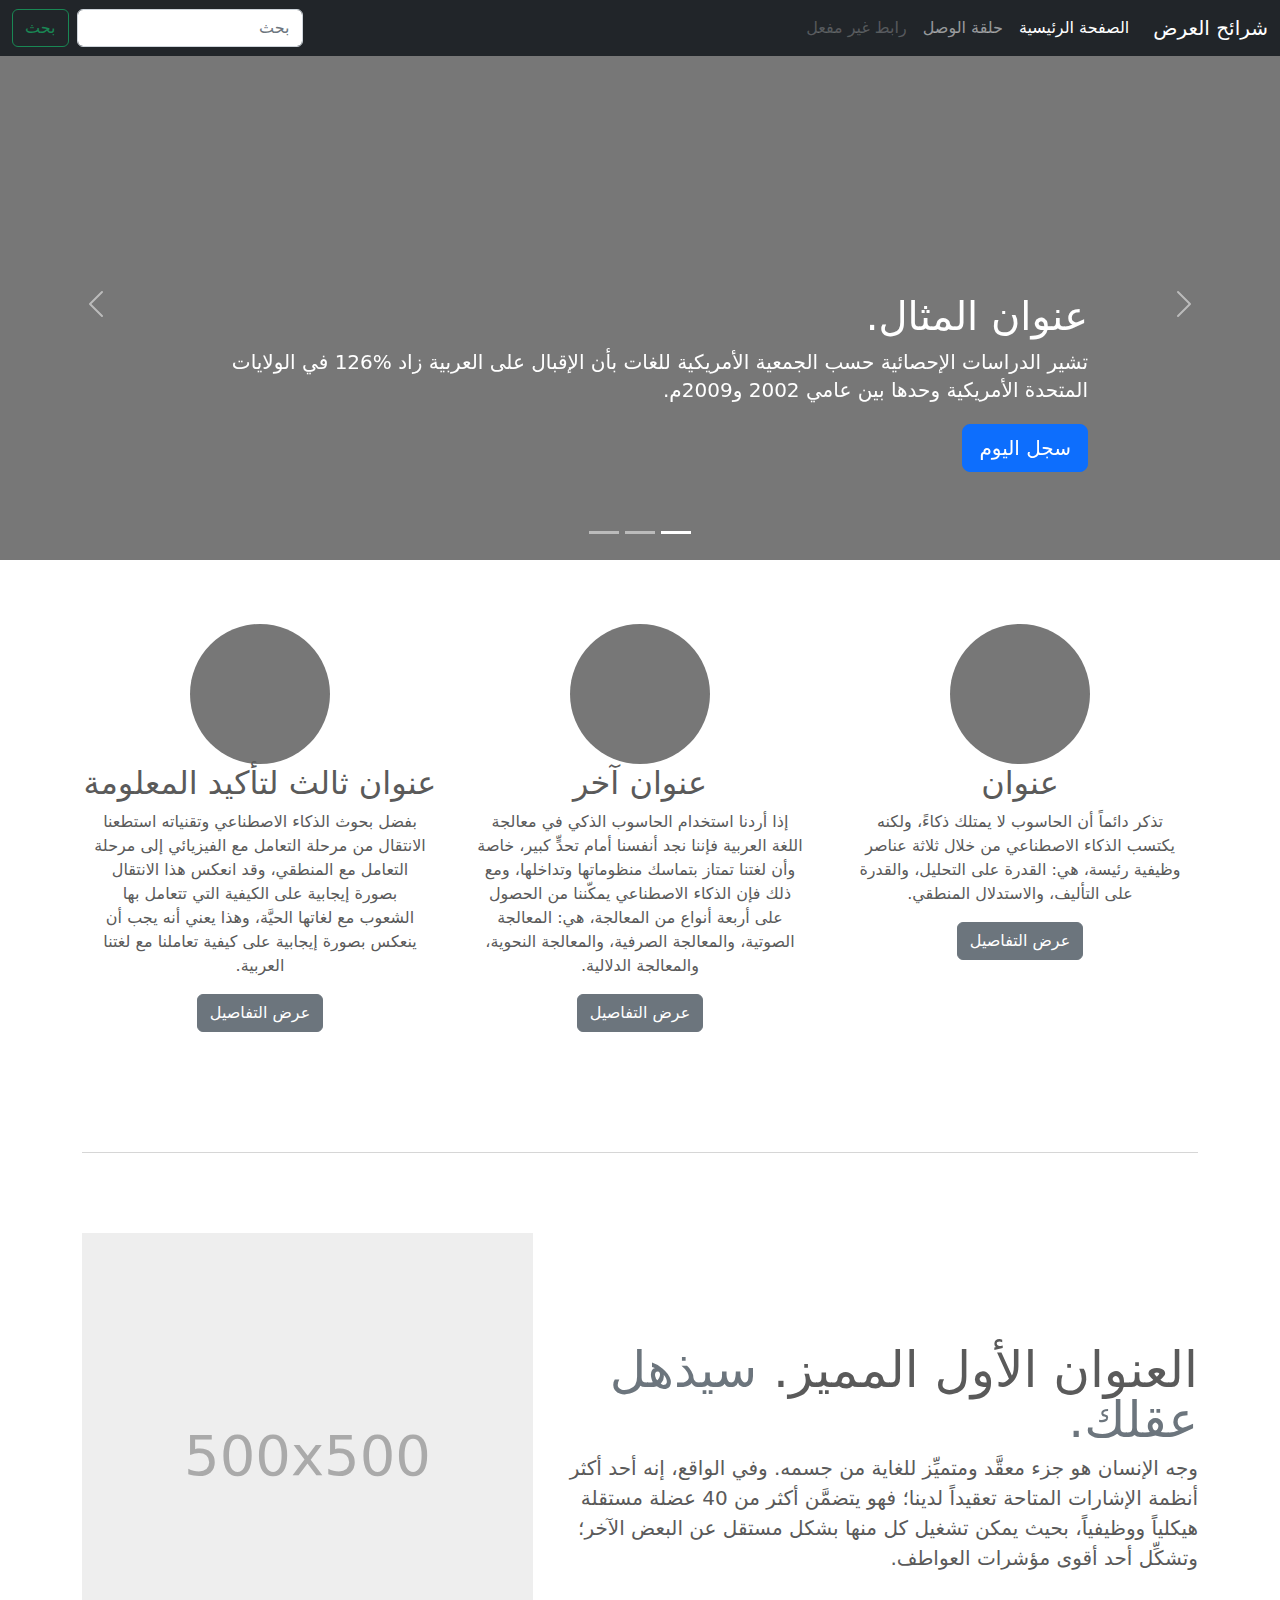
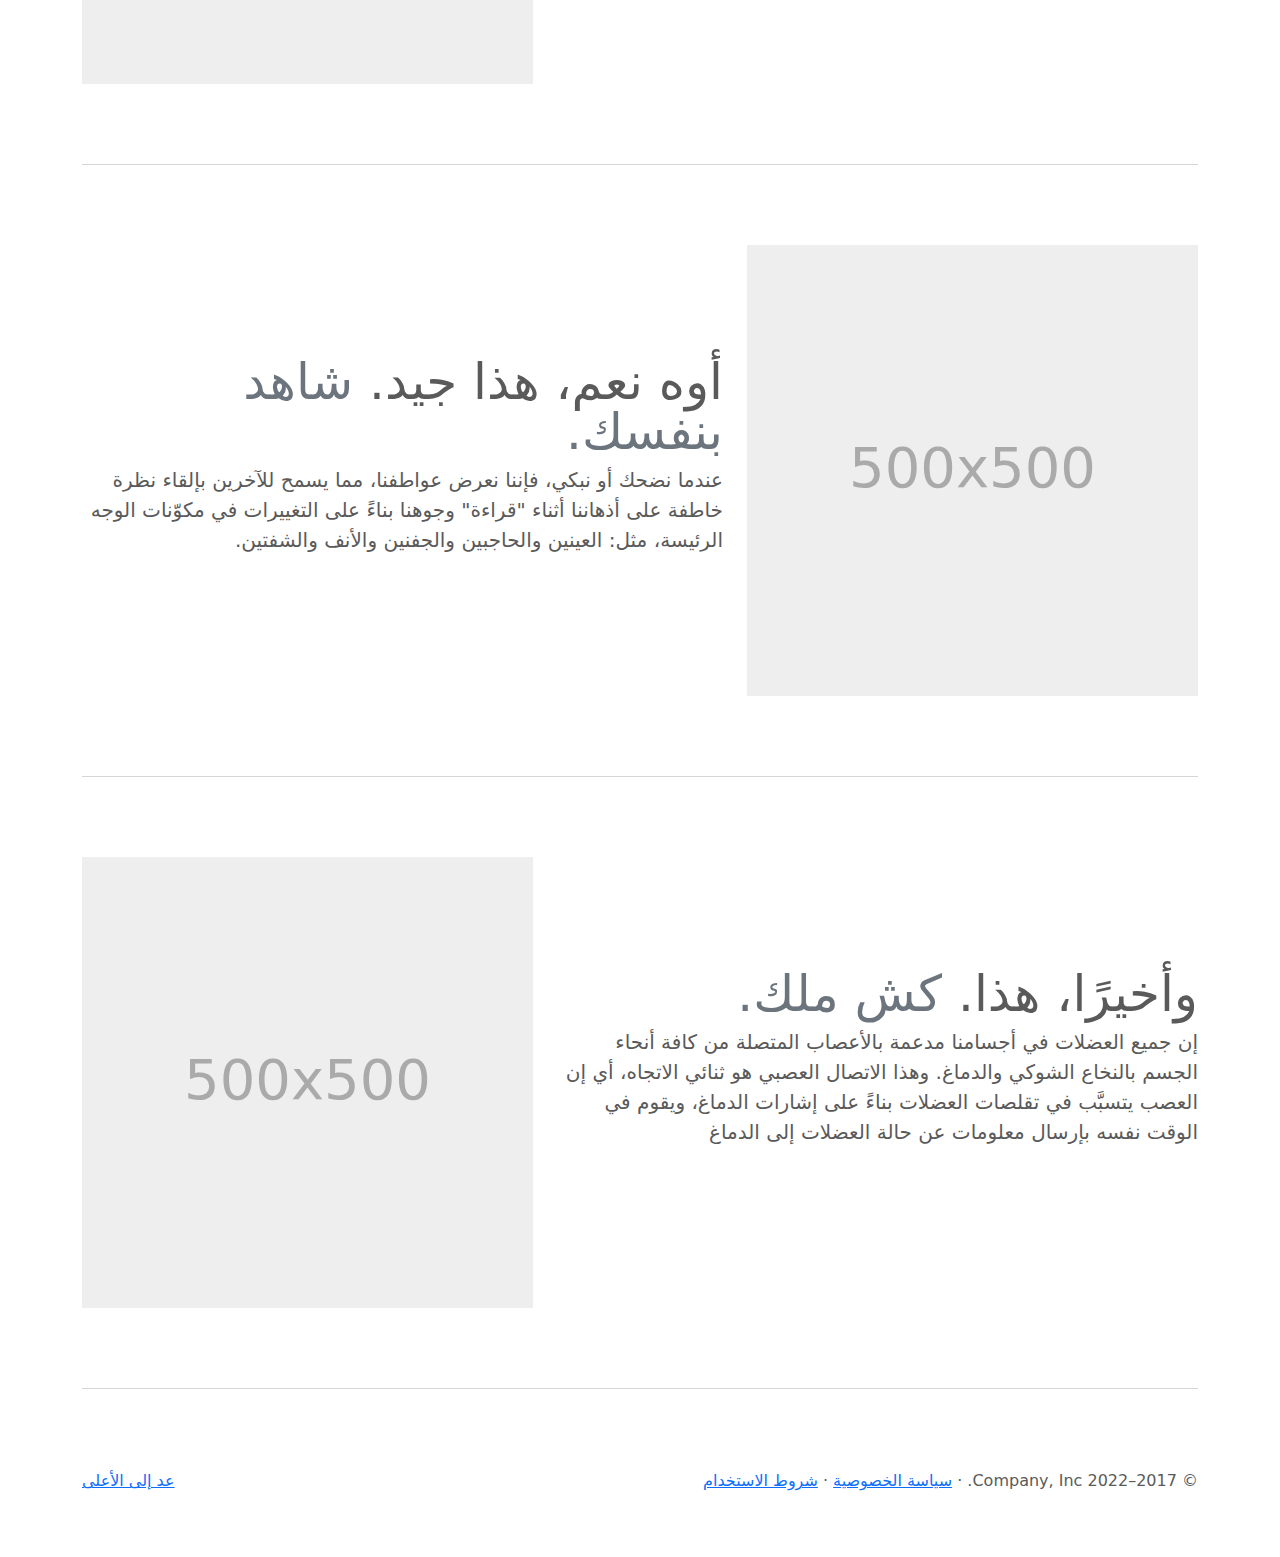
<file: bootstrap-5.2.3-examples/carousel-rtl/index.html>
<!doctype html>
<html lang="ar" dir="rtl">
  <head>
    <meta charset="utf-8">
    <meta name="viewport" content="width=device-width, initial-scale=1">
    <meta name="description" content="">
    <meta name="author" content="Mark Otto, Jacob Thornton, and Bootstrap contributors">
    <meta name="generator" content="Hugo 0.104.2">
    <title>قالب  شرائح العرض · Bootstrap v5.2</title>

    <link rel="canonical" href="https://getbootstrap.com/docs/5.2/examples/carousel-rtl/">

    

    

<link href="../assets/dist/css/bootstrap.rtl.min.css" rel="stylesheet">

    <style>
      .bd-placeholder-img {
        font-size: 1.125rem;
        text-anchor: middle;
        -webkit-user-select: none;
        -moz-user-select: none;
        user-select: none;
      }

      @media (min-width: 768px) {
        .bd-placeholder-img-lg {
          font-size: 3.5rem;
        }
      }

      .b-example-divider {
        height: 3rem;
        background-color: rgba(0, 0, 0, .1);
        border: solid rgba(0, 0, 0, .15);
        border-width: 1px 0;
        box-shadow: inset 0 .5em 1.5em rgba(0, 0, 0, .1), inset 0 .125em .5em rgba(0, 0, 0, .15);
      }

      .b-example-vr {
        flex-shrink: 0;
        width: 1.5rem;
        height: 100vh;
      }

      .bi {
        vertical-align: -.125em;
        fill: currentColor;
      }

      .nav-scroller {
        position: relative;
        z-index: 2;
        height: 2.75rem;
        overflow-y: hidden;
      }

      .nav-scroller .nav {
        display: flex;
        flex-wrap: nowrap;
        padding-bottom: 1rem;
        margin-top: -1px;
        overflow-x: auto;
        text-align: center;
        white-space: nowrap;
        -webkit-overflow-scrolling: touch;
      }
    </style>

    
    <!-- Custom styles for this template -->
    <link href="../carousel/carousel.rtl.css" rel="stylesheet">
  </head>
  <body>
    
<header>
  <nav class="navbar navbar-expand-md navbar-dark fixed-top bg-dark">
    <div class="container-fluid">
      <a class="navbar-brand" href="#">شرائح العرض</a>
      <button class="navbar-toggler" type="button" data-bs-toggle="collapse" data-bs-target="#navbarCollapse" aria-controls="navbarCollapse" aria-expanded="false" aria-label="تبديل التنقل">
        <span class="navbar-toggler-icon"></span>
      </button>
      <div class="collapse navbar-collapse" id="navbarCollapse">
        <ul class="navbar-nav me-auto mb-2 mb-md-0">
          <li class="nav-item">
            <a class="nav-link active" aria-current="page" href="#">الصفحة الرئيسية</a>
          </li>
          <li class="nav-item">
            <a class="nav-link" href="#">حلقة الوصل</a>
          </li>
          <li class="nav-item">
            <a class="nav-link disabled">رابط غير مفعل</a>
          </li>
        </ul>
        <form class="d-flex" role="search">
          <input class="form-control me-2" type="search" placeholder="بحث" aria-label="بحث">
          <button class="btn btn-outline-success" type="submit">بحث</button>
        </form>
      </div>
    </div>
  </nav>
</header>

<main>

  <div id="myCarousel" class="carousel slide" data-bs-ride="carousel">
    <div class="carousel-indicators">
      <button type="button" data-bs-target="#myCarousel" data-bs-slide-to="0" class="active" aria-current="true" aria-label="Slide 1"></button>
      <button type="button" data-bs-target="#myCarousel" data-bs-slide-to="1" aria-label="Slide 2"></button>
      <button type="button" data-bs-target="#myCarousel" data-bs-slide-to="2" aria-label="Slide 3"></button>
    </div>
    <div class="carousel-inner">
      <div class="carousel-item active">
        <svg class="bd-placeholder-img" width="100%" height="100%" xmlns="http://www.w3.org/2000/svg" aria-hidden="true" preserveAspectRatio="xMidYMid slice" focusable="false"><rect width="100%" height="100%" fill="#777"/></svg>

        <div class="container">
          <div class="carousel-caption text-start">
            <h1>عنوان المثال.</h1>
            <p>تشير الدراسات الإحصائية حسب الجمعية الأمريكية للغات بأن الإقبال على العربية زاد %126 في الولايات المتحدة الأمريكية وحدها بين عامي 2002 و2009م.</p>
            <p><a class="btn btn-lg btn-primary" href="#">سجل اليوم</a></p>
          </div>
        </div>
      </div>
      <div class="carousel-item">
        <svg class="bd-placeholder-img" width="100%" height="100%" xmlns="http://www.w3.org/2000/svg" aria-hidden="true" preserveAspectRatio="xMidYMid slice" focusable="false"><rect width="100%" height="100%" fill="#777"/></svg>

        <div class="container">
          <div class="carousel-caption">
            <h1>عنوان مثال آخر.</h1>
            <p>حسب المجلس الثقافي البريطاني فإن تعليم الإنجليزية داخل بريطانيا يسهم في تعزيز اقتصادها بما يتجاوز ملياري جنيه سنوياً، كما أنه وفر أكثر من 26 ألف وظيفة.</p>
            <p><a class="btn btn-lg btn-primary" href="#">أعرف أكثر</a></p>
          </div>
        </div>
      </div>
      <div class="carousel-item">
        <svg class="bd-placeholder-img" width="100%" height="100%" xmlns="http://www.w3.org/2000/svg" aria-hidden="true" preserveAspectRatio="xMidYMid slice" focusable="false"><rect width="100%" height="100%" fill="#777"/></svg>

        <div class="container">
          <div class="carousel-caption text-end">
            <h1>واحد أكثر لقياس جيد.</h1>
            <p>الإحصاءات لحجم الاستثمار اللغوي خارج بريطانيا تتفاوت من سنة لأخرى إلا أن المدير التنفيذي للمجلس الثقافي البريطاني إدي بايرز يرى أن استثمار تعليم الإنجليزية في الخارج لا يحسب على المستوى المالي فحسب بل على المستوى السياسي أيضاً.</p>
            <p><a class="btn btn-lg btn-primary" href="#">تصفح المعرض</a></p>
          </div>
        </div>
      </div>
    </div>
    <button class="carousel-control-prev" type="button" data-bs-target="#myCarousel" data-bs-slide="prev">
      <span class="carousel-control-prev-icon" aria-hidden="true"></span>
      <span class="visually-hidden">السابق</span>
    </button>
    <button class="carousel-control-next" type="button" data-bs-target="#myCarousel" data-bs-slide="next">
      <span class="carousel-control-next-icon" aria-hidden="true"></span>
      <span class="visually-hidden">التالي</span>
    </button>
  </div>


  <!-- Marketing messaging and featurettes
  ================================================== -->
  <!-- Wrap the rest of the page in another container to center all the content. -->

  <div class="container marketing">

    <!-- Three columns of text below the carousel -->
    <div class="row">
      <div class="col-lg-4">
        <svg class="bd-placeholder-img rounded-circle" width="140" height="140" xmlns="http://www.w3.org/2000/svg" role="img" aria-label="Placeholder: 140x140" preserveAspectRatio="xMidYMid slice" focusable="false"><title>Placeholder</title><rect width="100%" height="100%" fill="#777"/><text x="50%" y="50%" fill="#777" dy=".3em">140x140</text></svg>

        <h2 class="fw-normal">عنوان</h2>
        <p>تذكر دائماً أن الحاسوب لا يمتلك ذكاءً، ولكنه يكتسب الذكاء الاصطناعي من خلال ثلاثة عناصر وظيفية رئيسة، هي: القدرة على التحليل، والقدرة على التأليف، والاستدلال المنطقي.</p>
        <p><a class="btn btn-secondary" href="#">عرض التفاصيل</a></p>
      </div><!-- /.col-lg-4 -->
      <div class="col-lg-4">
        <svg class="bd-placeholder-img rounded-circle" width="140" height="140" xmlns="http://www.w3.org/2000/svg" role="img" aria-label="Placeholder: 140x140" preserveAspectRatio="xMidYMid slice" focusable="false"><title>Placeholder</title><rect width="100%" height="100%" fill="#777"/><text x="50%" y="50%" fill="#777" dy=".3em">140x140</text></svg>

        <h2 class="fw-normal">عنوان آخر</h2>
        <p>إذا أردنا استخدام الحاسوب الذكي في معالجة اللغة العربية فإننا نجد أنفسنا أمام تحدٍّ كبير، خاصة وأن لغتنا تمتاز بتماسك منظوماتها وتداخلها، ومع ذلك فإن الذكاء الاصطناعي يمكّننا من الحصول على أربعة أنواع من المعالجة، هي: المعالجة الصوتية، والمعالجة الصرفية، والمعالجة النحوية، والمعالجة الدلالية.</p>
        <p><a class="btn btn-secondary" href="#">عرض التفاصيل</a></p>
      </div><!-- /.col-lg-4 -->
      <div class="col-lg-4">
        <svg class="bd-placeholder-img rounded-circle" width="140" height="140" xmlns="http://www.w3.org/2000/svg" role="img" aria-label="Placeholder: 140x140" preserveAspectRatio="xMidYMid slice" focusable="false"><title>Placeholder</title><rect width="100%" height="100%" fill="#777"/><text x="50%" y="50%" fill="#777" dy=".3em">140x140</text></svg>

        <h2 class="fw-normal">عنوان ثالث لتأكيد المعلومة</h2>
        <p>بفضل بحوث الذكاء الاصطناعي وتقنياته استطعنا الانتقال من مرحلة التعامل مع الفيزيائي إلى مرحلة التعامل مع المنطقي، وقد انعكس هذا الانتقال بصورة إيجابية على الكيفية التي تتعامل بها الشعوب مع لغاتها الحيَّة، وهذا يعني أنه يجب أن ينعكس بصورة إيجابية على كيفية تعاملنا مع لغتنا العربية.</p>
        <p><a class="btn btn-secondary" href="#">عرض التفاصيل</a></p>
      </div><!-- /.col-lg-4 -->
    </div><!-- /.row -->


    <!-- START THE FEATURETTES -->

    <hr class="featurette-divider">

    <div class="row featurette">
      <div class="col-md-7">
        <h2 class="featurette-heading fw-normal lh-1">العنوان الأول المميز. <span class="text-muted"> سيذهل عقلك. </span></h2>
        <p class="lead">وجه الإنسان هو جزء معقَّد ومتميِّز للغاية من جسمه. وفي الواقع، إنه أحد أكثر أنظمة الإشارات المتاحة تعقيداً لدينا؛ فهو يتضمَّن أكثر من 40 عضلة مستقلة هيكلياً ووظيفياً، بحيث يمكن تشغيل كل منها بشكل مستقل عن البعض الآخر؛ وتشكِّل أحد أقوى مؤشرات العواطف.</p>
      </div>
      <div class="col-md-5">
        <svg class="bd-placeholder-img bd-placeholder-img-lg featurette-image img-fluid mx-auto" width="500" height="500" xmlns="http://www.w3.org/2000/svg" role="img" aria-label="Placeholder: 500x500" preserveAspectRatio="xMidYMid slice" focusable="false"><title>Placeholder</title><rect width="100%" height="100%" fill="#eee"/><text x="50%" y="50%" fill="#aaa" dy=".3em">500x500</text></svg>

      </div>
    </div>

    <hr class="featurette-divider">

    <div class="row featurette">
      <div class="col-md-7 order-md-2">
        <h2 class="featurette-heading fw-normal lh-1">أوه نعم، هذا جيد. <span class="text-muted"> شاهد بنفسك. </span></h2>
        <p class="lead">عندما نضحك أو نبكي، فإننا نعرض عواطفنا، مما يسمح للآخرين بإلقاء نظرة خاطفة على أذهاننا أثناء "قراءة" وجوهنا بناءً على التغييرات في مكوّنات الوجه الرئيسة، مثل: العينين والحاجبين والجفنين والأنف والشفتين.</p>
      </div>
      <div class="col-md-5 order-md-1">
        <svg class="bd-placeholder-img bd-placeholder-img-lg featurette-image img-fluid mx-auto" width="500" height="500" xmlns="http://www.w3.org/2000/svg" role="img" aria-label="Placeholder: 500x500" preserveAspectRatio="xMidYMid slice" focusable="false"><title>Placeholder</title><rect width="100%" height="100%" fill="#eee"/><text x="50%" y="50%" fill="#aaa" dy=".3em">500x500</text></svg>

      </div>
    </div>

    <hr class="featurette-divider">

    <div class="row featurette">
      <div class="col-md-7">
        <h2 class="featurette-heading fw-normal lh-1">وأخيرًا، هذا. <span class="text-muted"> كش ملك. </span></h2>
        <p class="lead">إن جميع العضلات في أجسامنا مدعمة بالأعصاب المتصلة من كافة أنحاء الجسم بالنخاع الشوكي والدماغ. وهذا الاتصال العصبي هو ثنائي الاتجاه، أي إن العصب يتسبَّب في تقلصات العضلات بناءً على إشارات الدماغ، ويقوم في الوقت نفسه بإرسال معلومات عن حالة العضلات إلى الدماغ</p>
      </div>
      <div class="col-md-5">
        <svg class="bd-placeholder-img bd-placeholder-img-lg featurette-image img-fluid mx-auto" width="500" height="500" xmlns="http://www.w3.org/2000/svg" role="img" aria-label="Placeholder: 500x500" preserveAspectRatio="xMidYMid slice" focusable="false"><title>Placeholder</title><rect width="100%" height="100%" fill="#eee"/><text x="50%" y="50%" fill="#aaa" dy=".3em">500x500</text></svg>

      </div>
    </div>

    <hr class="featurette-divider">

    <!-- /END THE FEATURETTES -->

  </div><!-- /.container -->


  <!-- FOOTER -->
  <footer class="container">
    <p class="float-end"><a href="#">عد إلى الأعلى</a></p>
    <p>&copy; 2017–2022 Company, Inc. &middot; <a href="#">سياسة الخصوصية</a> &middot; <a href="#">شروط الاستخدام</a></p>
  </footer>
</main>


    <script src="../assets/dist/js/bootstrap.bundle.min.js"></script>

      
  </body>
</html>
</file>
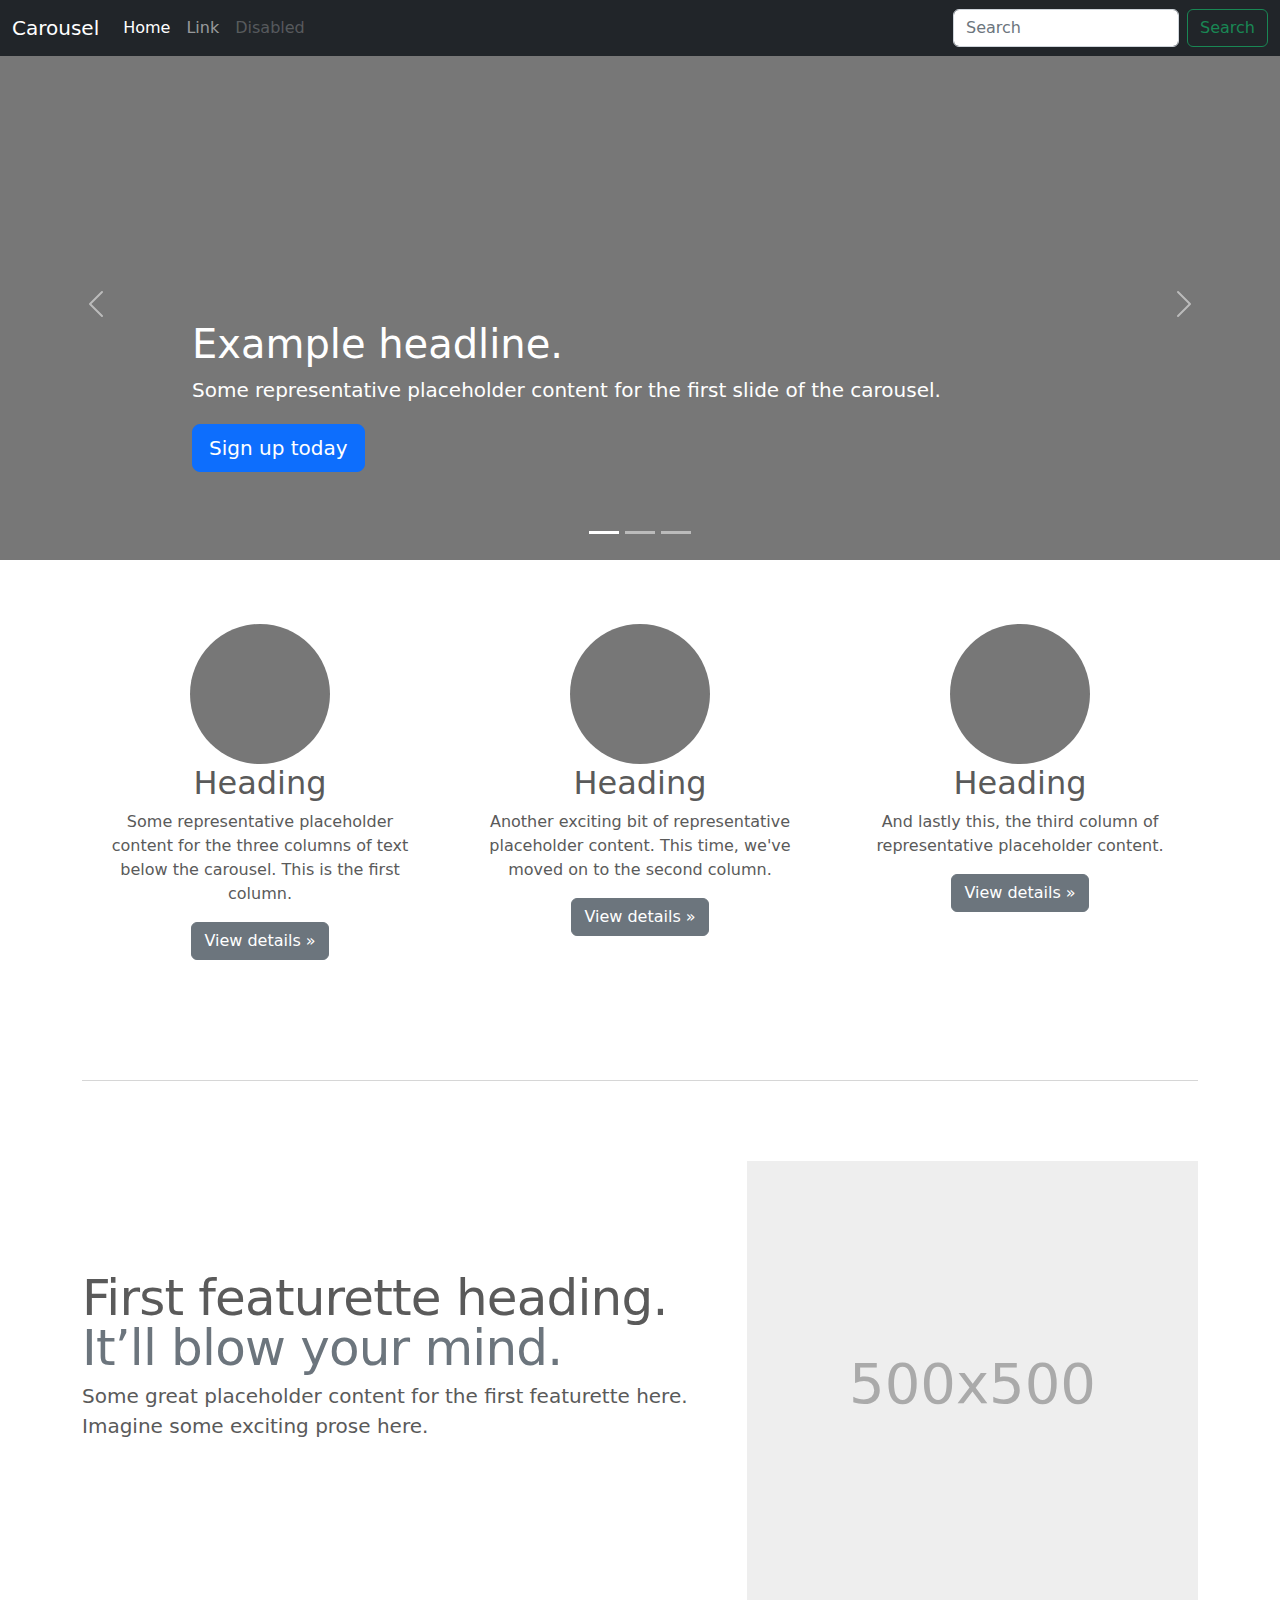
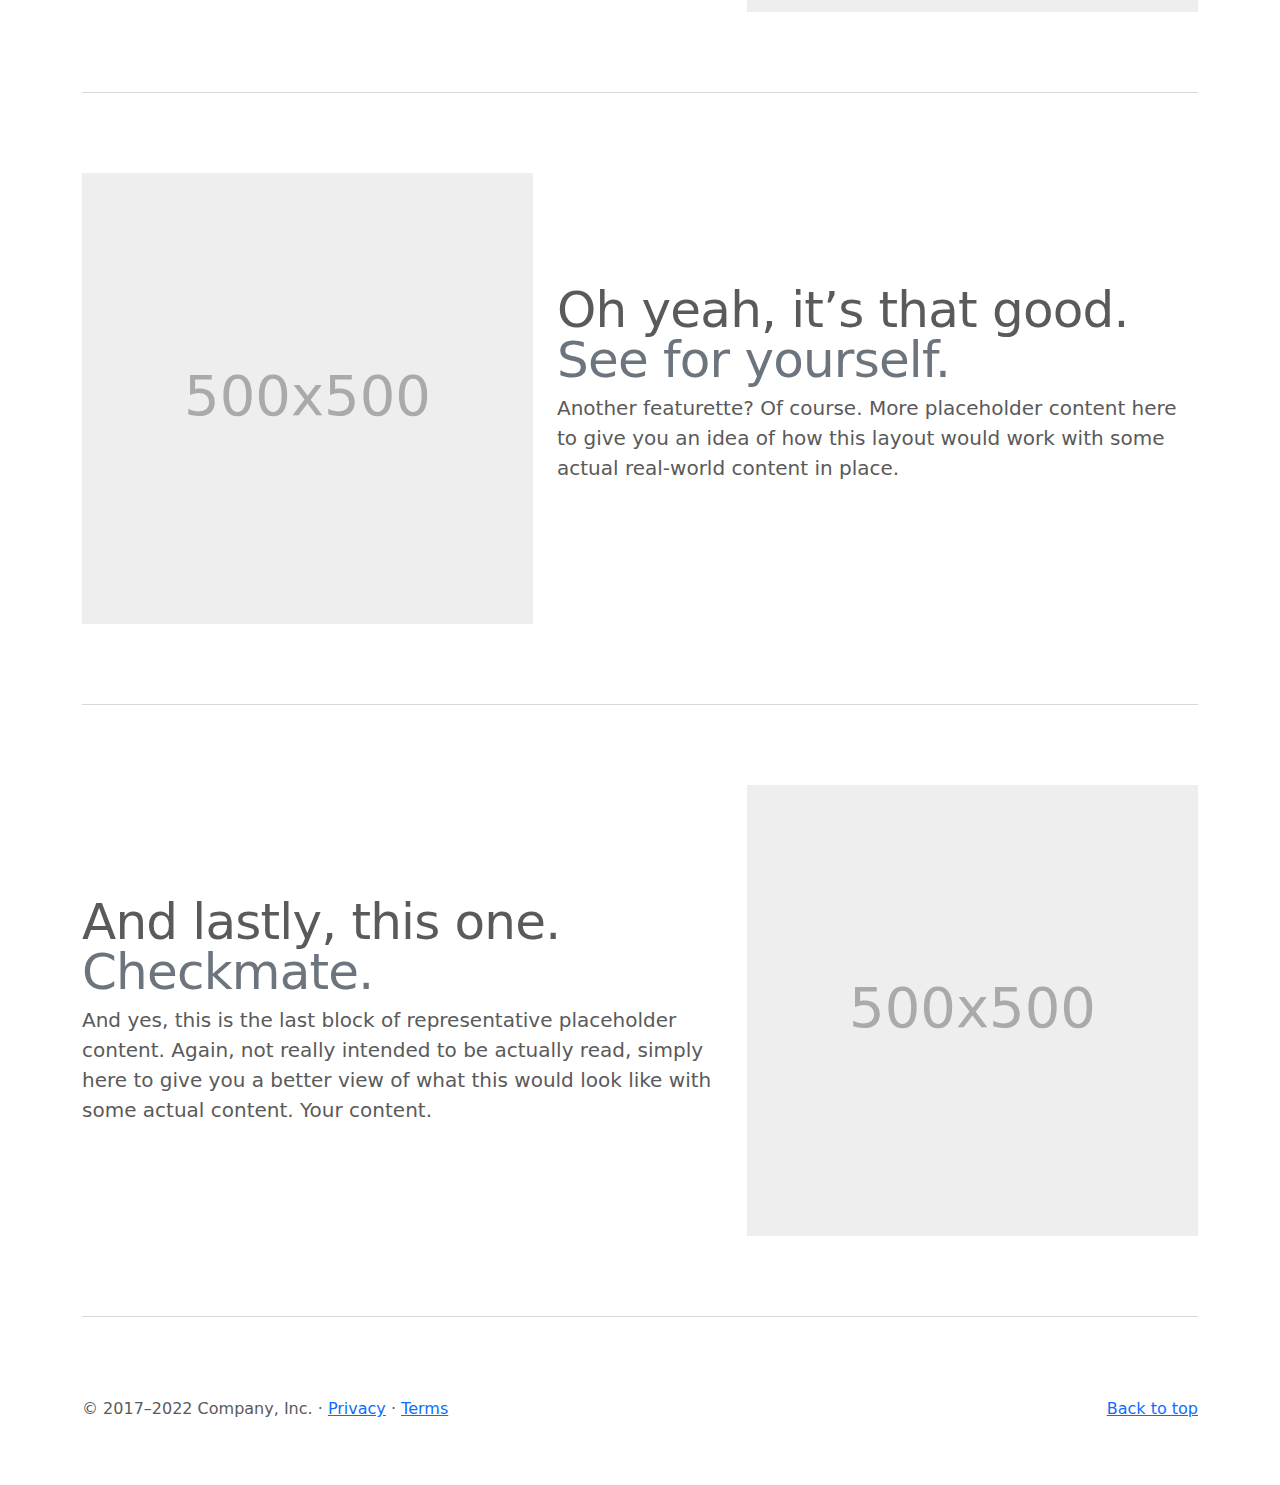
<file: bootstrap-5.2.3-examples/carousel/index.html>
<!doctype html>
<html lang="en">
  <head>
    <meta charset="utf-8">
    <meta name="viewport" content="width=device-width, initial-scale=1">
    <meta name="description" content="">
    <meta name="author" content="Mark Otto, Jacob Thornton, and Bootstrap contributors">
    <meta name="generator" content="Hugo 0.104.2">
    <title>Carousel Template · Bootstrap v5.2</title>

    <link rel="canonical" href="https://getbootstrap.com/docs/5.2/examples/carousel/">

    

    

<link href="../assets/dist/css/bootstrap.min.css" rel="stylesheet">

    <style>
      .bd-placeholder-img {
        font-size: 1.125rem;
        text-anchor: middle;
        -webkit-user-select: none;
        -moz-user-select: none;
        user-select: none;
      }

      @media (min-width: 768px) {
        .bd-placeholder-img-lg {
          font-size: 3.5rem;
        }
      }

      .b-example-divider {
        height: 3rem;
        background-color: rgba(0, 0, 0, .1);
        border: solid rgba(0, 0, 0, .15);
        border-width: 1px 0;
        box-shadow: inset 0 .5em 1.5em rgba(0, 0, 0, .1), inset 0 .125em .5em rgba(0, 0, 0, .15);
      }

      .b-example-vr {
        flex-shrink: 0;
        width: 1.5rem;
        height: 100vh;
      }

      .bi {
        vertical-align: -.125em;
        fill: currentColor;
      }

      .nav-scroller {
        position: relative;
        z-index: 2;
        height: 2.75rem;
        overflow-y: hidden;
      }

      .nav-scroller .nav {
        display: flex;
        flex-wrap: nowrap;
        padding-bottom: 1rem;
        margin-top: -1px;
        overflow-x: auto;
        text-align: center;
        white-space: nowrap;
        -webkit-overflow-scrolling: touch;
      }
    </style>

    
    <!-- Custom styles for this template -->
    <link href="carousel.css" rel="stylesheet">
  </head>
  <body>
    
<header>
  <nav class="navbar navbar-expand-md navbar-dark fixed-top bg-dark">
    <div class="container-fluid">
      <a class="navbar-brand" href="#">Carousel</a>
      <button class="navbar-toggler" type="button" data-bs-toggle="collapse" data-bs-target="#navbarCollapse" aria-controls="navbarCollapse" aria-expanded="false" aria-label="Toggle navigation">
        <span class="navbar-toggler-icon"></span>
      </button>
      <div class="collapse navbar-collapse" id="navbarCollapse">
        <ul class="navbar-nav me-auto mb-2 mb-md-0">
          <li class="nav-item">
            <a class="nav-link active" aria-current="page" href="#">Home</a>
          </li>
          <li class="nav-item">
            <a class="nav-link" href="#">Link</a>
          </li>
          <li class="nav-item">
            <a class="nav-link disabled">Disabled</a>
          </li>
        </ul>
        <form class="d-flex" role="search">
          <input class="form-control me-2" type="search" placeholder="Search" aria-label="Search">
          <button class="btn btn-outline-success" type="submit">Search</button>
        </form>
      </div>
    </div>
  </nav>
</header>

<main>

  <div id="myCarousel" class="carousel slide" data-bs-ride="carousel">
    <div class="carousel-indicators">
      <button type="button" data-bs-target="#myCarousel" data-bs-slide-to="0" class="active" aria-current="true" aria-label="Slide 1"></button>
      <button type="button" data-bs-target="#myCarousel" data-bs-slide-to="1" aria-label="Slide 2"></button>
      <button type="button" data-bs-target="#myCarousel" data-bs-slide-to="2" aria-label="Slide 3"></button>
    </div>
    <div class="carousel-inner">
      <div class="carousel-item active">
        <svg class="bd-placeholder-img" width="100%" height="100%" xmlns="http://www.w3.org/2000/svg" aria-hidden="true" preserveAspectRatio="xMidYMid slice" focusable="false"><rect width="100%" height="100%" fill="#777"/></svg>

        <div class="container">
          <div class="carousel-caption text-start">
            <h1>Example headline.</h1>
            <p>Some representative placeholder content for the first slide of the carousel.</p>
            <p><a class="btn btn-lg btn-primary" href="#">Sign up today</a></p>
          </div>
        </div>
      </div>
      <div class="carousel-item">
        <svg class="bd-placeholder-img" width="100%" height="100%" xmlns="http://www.w3.org/2000/svg" aria-hidden="true" preserveAspectRatio="xMidYMid slice" focusable="false"><rect width="100%" height="100%" fill="#777"/></svg>

        <div class="container">
          <div class="carousel-caption">
            <h1>Another example headline.</h1>
            <p>Some representative placeholder content for the second slide of the carousel.</p>
            <p><a class="btn btn-lg btn-primary" href="#">Learn more</a></p>
          </div>
        </div>
      </div>
      <div class="carousel-item">
        <svg class="bd-placeholder-img" width="100%" height="100%" xmlns="http://www.w3.org/2000/svg" aria-hidden="true" preserveAspectRatio="xMidYMid slice" focusable="false"><rect width="100%" height="100%" fill="#777"/></svg>

        <div class="container">
          <div class="carousel-caption text-end">
            <h1>One more for good measure.</h1>
            <p>Some representative placeholder content for the third slide of this carousel.</p>
            <p><a class="btn btn-lg btn-primary" href="#">Browse gallery</a></p>
          </div>
        </div>
      </div>
    </div>
    <button class="carousel-control-prev" type="button" data-bs-target="#myCarousel" data-bs-slide="prev">
      <span class="carousel-control-prev-icon" aria-hidden="true"></span>
      <span class="visually-hidden">Previous</span>
    </button>
    <button class="carousel-control-next" type="button" data-bs-target="#myCarousel" data-bs-slide="next">
      <span class="carousel-control-next-icon" aria-hidden="true"></span>
      <span class="visually-hidden">Next</span>
    </button>
  </div>


  <!-- Marketing messaging and featurettes
  ================================================== -->
  <!-- Wrap the rest of the page in another container to center all the content. -->

  <div class="container marketing">

    <!-- Three columns of text below the carousel -->
    <div class="row">
      <div class="col-lg-4">
        <svg class="bd-placeholder-img rounded-circle" width="140" height="140" xmlns="http://www.w3.org/2000/svg" role="img" aria-label="Placeholder: 140x140" preserveAspectRatio="xMidYMid slice" focusable="false"><title>Placeholder</title><rect width="100%" height="100%" fill="#777"/><text x="50%" y="50%" fill="#777" dy=".3em">140x140</text></svg>

        <h2 class="fw-normal">Heading</h2>
        <p>Some representative placeholder content for the three columns of text below the carousel. This is the first column.</p>
        <p><a class="btn btn-secondary" href="#">View details &raquo;</a></p>
      </div><!-- /.col-lg-4 -->
      <div class="col-lg-4">
        <svg class="bd-placeholder-img rounded-circle" width="140" height="140" xmlns="http://www.w3.org/2000/svg" role="img" aria-label="Placeholder: 140x140" preserveAspectRatio="xMidYMid slice" focusable="false"><title>Placeholder</title><rect width="100%" height="100%" fill="#777"/><text x="50%" y="50%" fill="#777" dy=".3em">140x140</text></svg>

        <h2 class="fw-normal">Heading</h2>
        <p>Another exciting bit of representative placeholder content. This time, we've moved on to the second column.</p>
        <p><a class="btn btn-secondary" href="#">View details &raquo;</a></p>
      </div><!-- /.col-lg-4 -->
      <div class="col-lg-4">
        <svg class="bd-placeholder-img rounded-circle" width="140" height="140" xmlns="http://www.w3.org/2000/svg" role="img" aria-label="Placeholder: 140x140" preserveAspectRatio="xMidYMid slice" focusable="false"><title>Placeholder</title><rect width="100%" height="100%" fill="#777"/><text x="50%" y="50%" fill="#777" dy=".3em">140x140</text></svg>

        <h2 class="fw-normal">Heading</h2>
        <p>And lastly this, the third column of representative placeholder content.</p>
        <p><a class="btn btn-secondary" href="#">View details &raquo;</a></p>
      </div><!-- /.col-lg-4 -->
    </div><!-- /.row -->


    <!-- START THE FEATURETTES -->

    <hr class="featurette-divider">

    <div class="row featurette">
      <div class="col-md-7">
        <h2 class="featurette-heading fw-normal lh-1">First featurette heading. <span class="text-muted">It’ll blow your mind.</span></h2>
        <p class="lead">Some great placeholder content for the first featurette here. Imagine some exciting prose here.</p>
      </div>
      <div class="col-md-5">
        <svg class="bd-placeholder-img bd-placeholder-img-lg featurette-image img-fluid mx-auto" width="500" height="500" xmlns="http://www.w3.org/2000/svg" role="img" aria-label="Placeholder: 500x500" preserveAspectRatio="xMidYMid slice" focusable="false"><title>Placeholder</title><rect width="100%" height="100%" fill="#eee"/><text x="50%" y="50%" fill="#aaa" dy=".3em">500x500</text></svg>

      </div>
    </div>

    <hr class="featurette-divider">

    <div class="row featurette">
      <div class="col-md-7 order-md-2">
        <h2 class="featurette-heading fw-normal lh-1">Oh yeah, it’s that good. <span class="text-muted">See for yourself.</span></h2>
        <p class="lead">Another featurette? Of course. More placeholder content here to give you an idea of how this layout would work with some actual real-world content in place.</p>
      </div>
      <div class="col-md-5 order-md-1">
        <svg class="bd-placeholder-img bd-placeholder-img-lg featurette-image img-fluid mx-auto" width="500" height="500" xmlns="http://www.w3.org/2000/svg" role="img" aria-label="Placeholder: 500x500" preserveAspectRatio="xMidYMid slice" focusable="false"><title>Placeholder</title><rect width="100%" height="100%" fill="#eee"/><text x="50%" y="50%" fill="#aaa" dy=".3em">500x500</text></svg>

      </div>
    </div>

    <hr class="featurette-divider">

    <div class="row featurette">
      <div class="col-md-7">
        <h2 class="featurette-heading fw-normal lh-1">And lastly, this one. <span class="text-muted">Checkmate.</span></h2>
        <p class="lead">And yes, this is the last block of representative placeholder content. Again, not really intended to be actually read, simply here to give you a better view of what this would look like with some actual content. Your content.</p>
      </div>
      <div class="col-md-5">
        <svg class="bd-placeholder-img bd-placeholder-img-lg featurette-image img-fluid mx-auto" width="500" height="500" xmlns="http://www.w3.org/2000/svg" role="img" aria-label="Placeholder: 500x500" preserveAspectRatio="xMidYMid slice" focusable="false"><title>Placeholder</title><rect width="100%" height="100%" fill="#eee"/><text x="50%" y="50%" fill="#aaa" dy=".3em">500x500</text></svg>

      </div>
    </div>

    <hr class="featurette-divider">

    <!-- /END THE FEATURETTES -->

  </div><!-- /.container -->


  <!-- FOOTER -->
  <footer class="container">
    <p class="float-end"><a href="#">Back to top</a></p>
    <p>&copy; 2017–2022 Company, Inc. &middot; <a href="#">Privacy</a> &middot; <a href="#">Terms</a></p>
  </footer>
</main>


    <script src="../assets/dist/js/bootstrap.bundle.min.js"></script>

      
  </body>
</html>
</file>
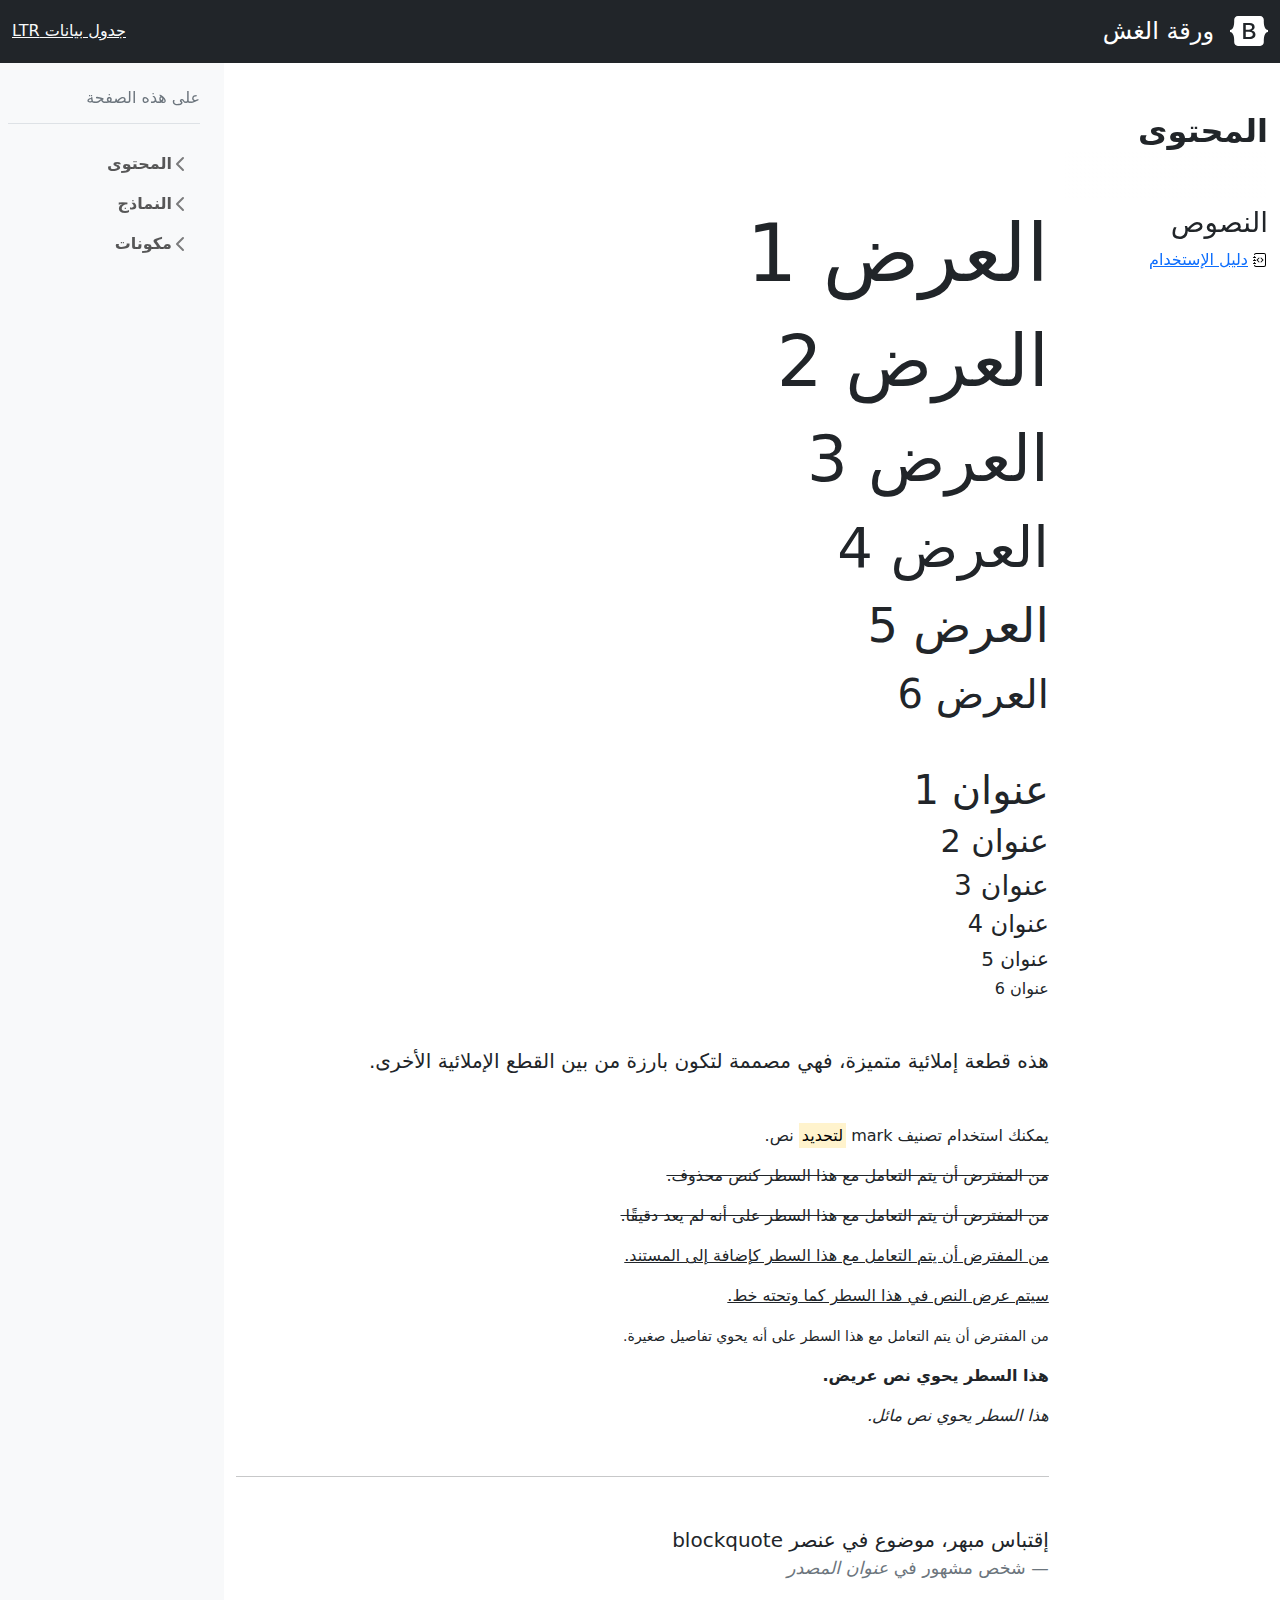
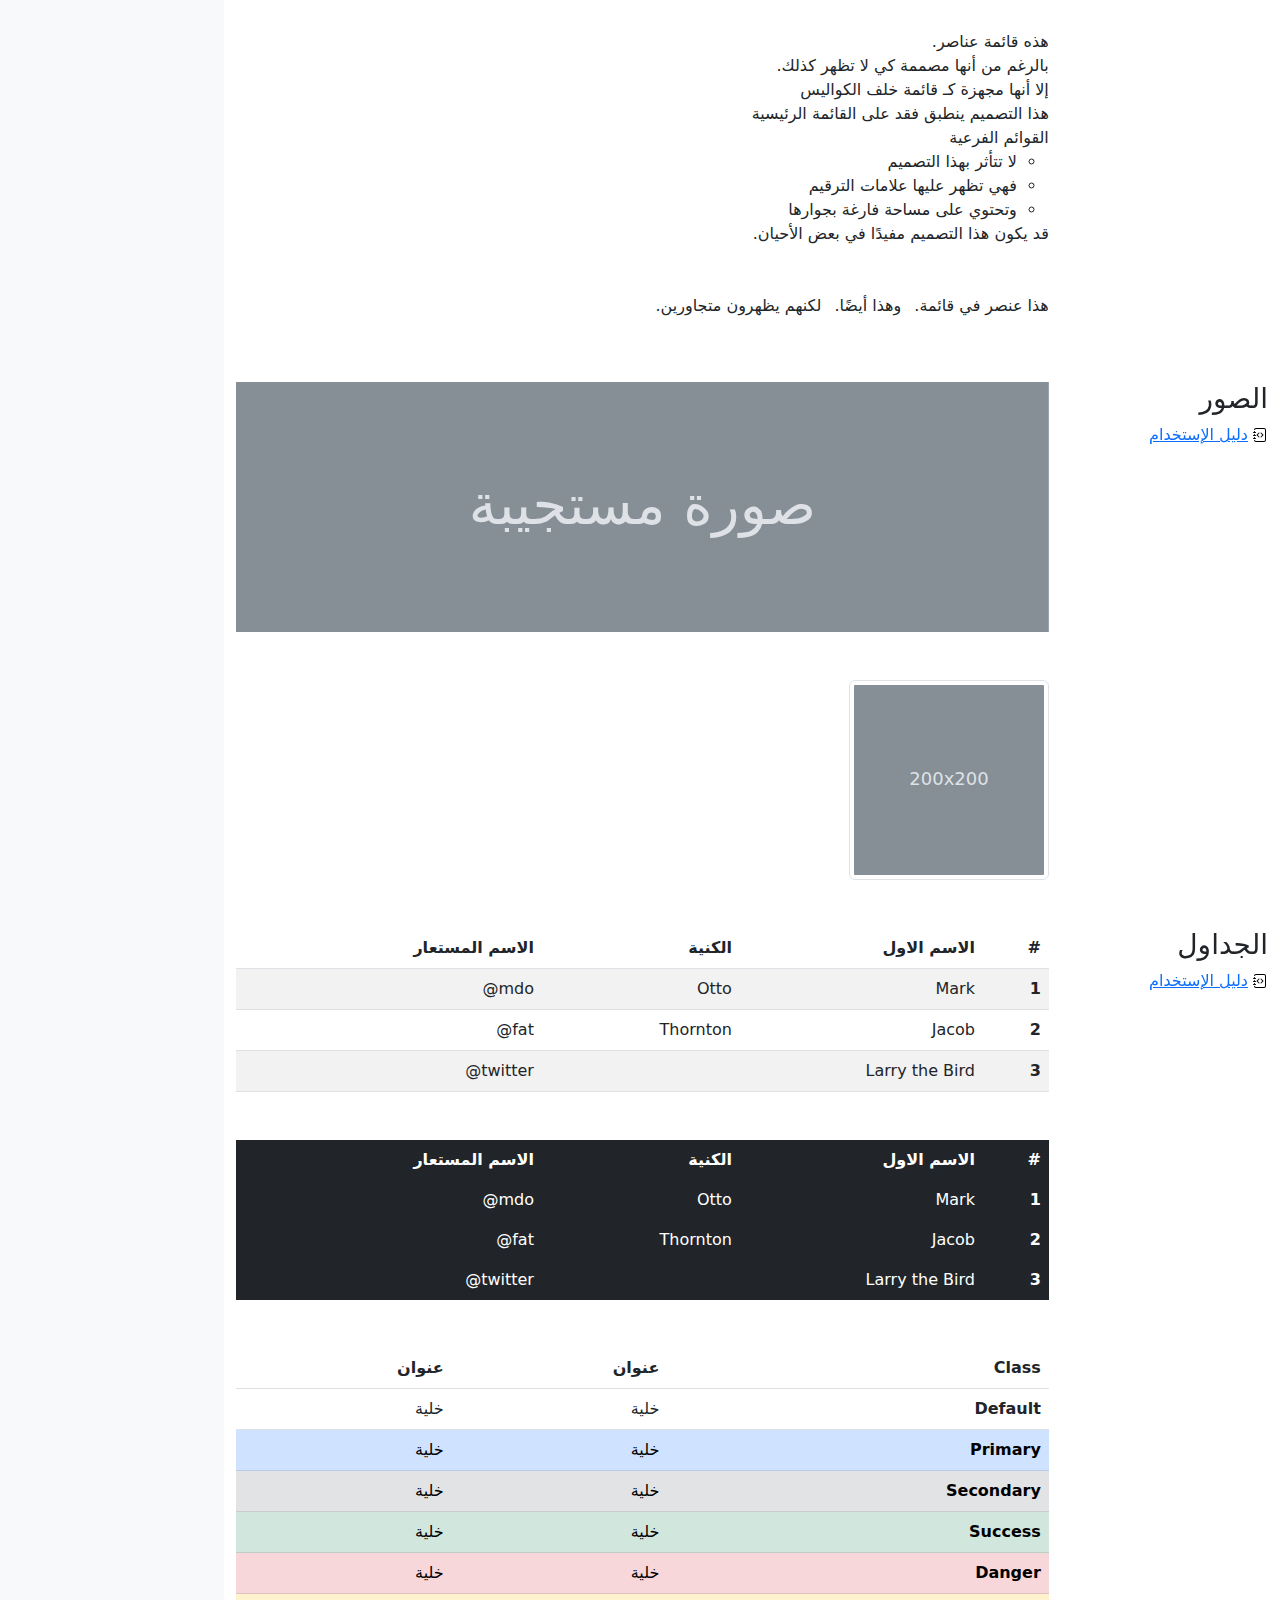
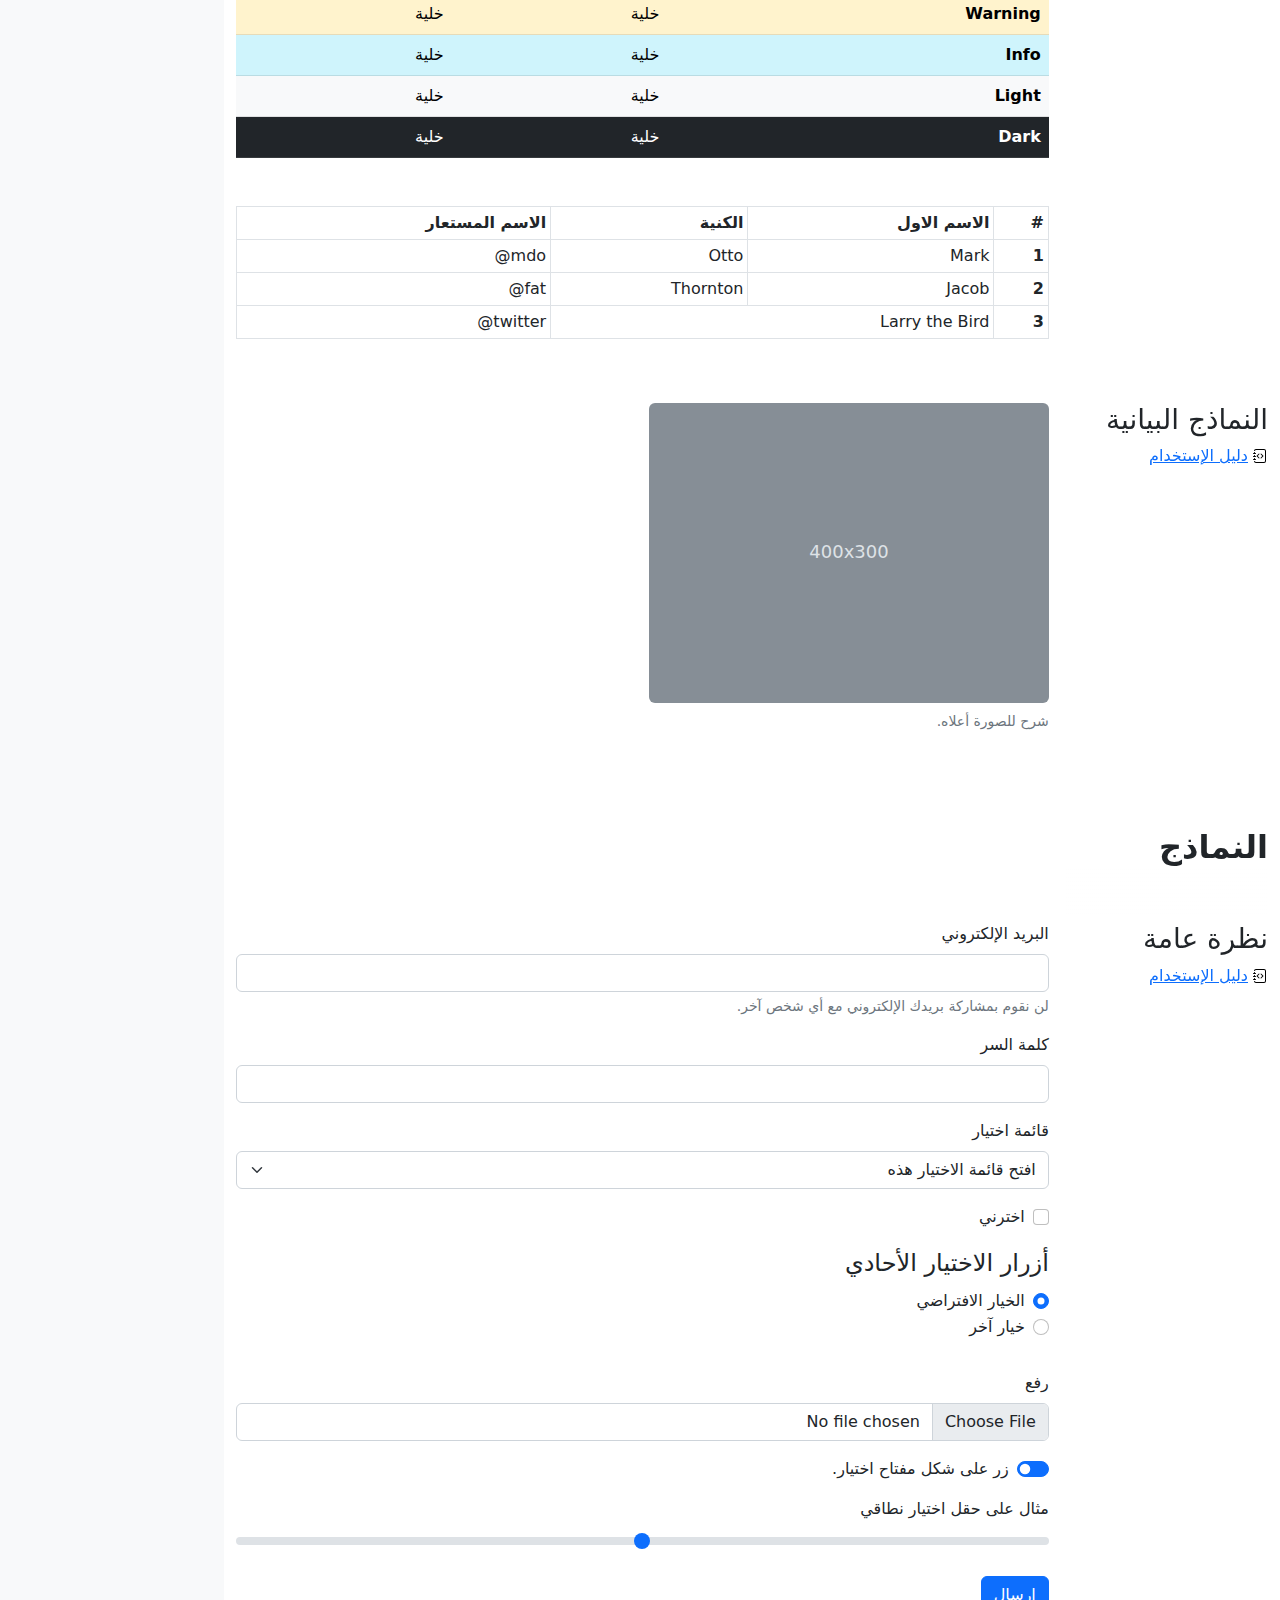
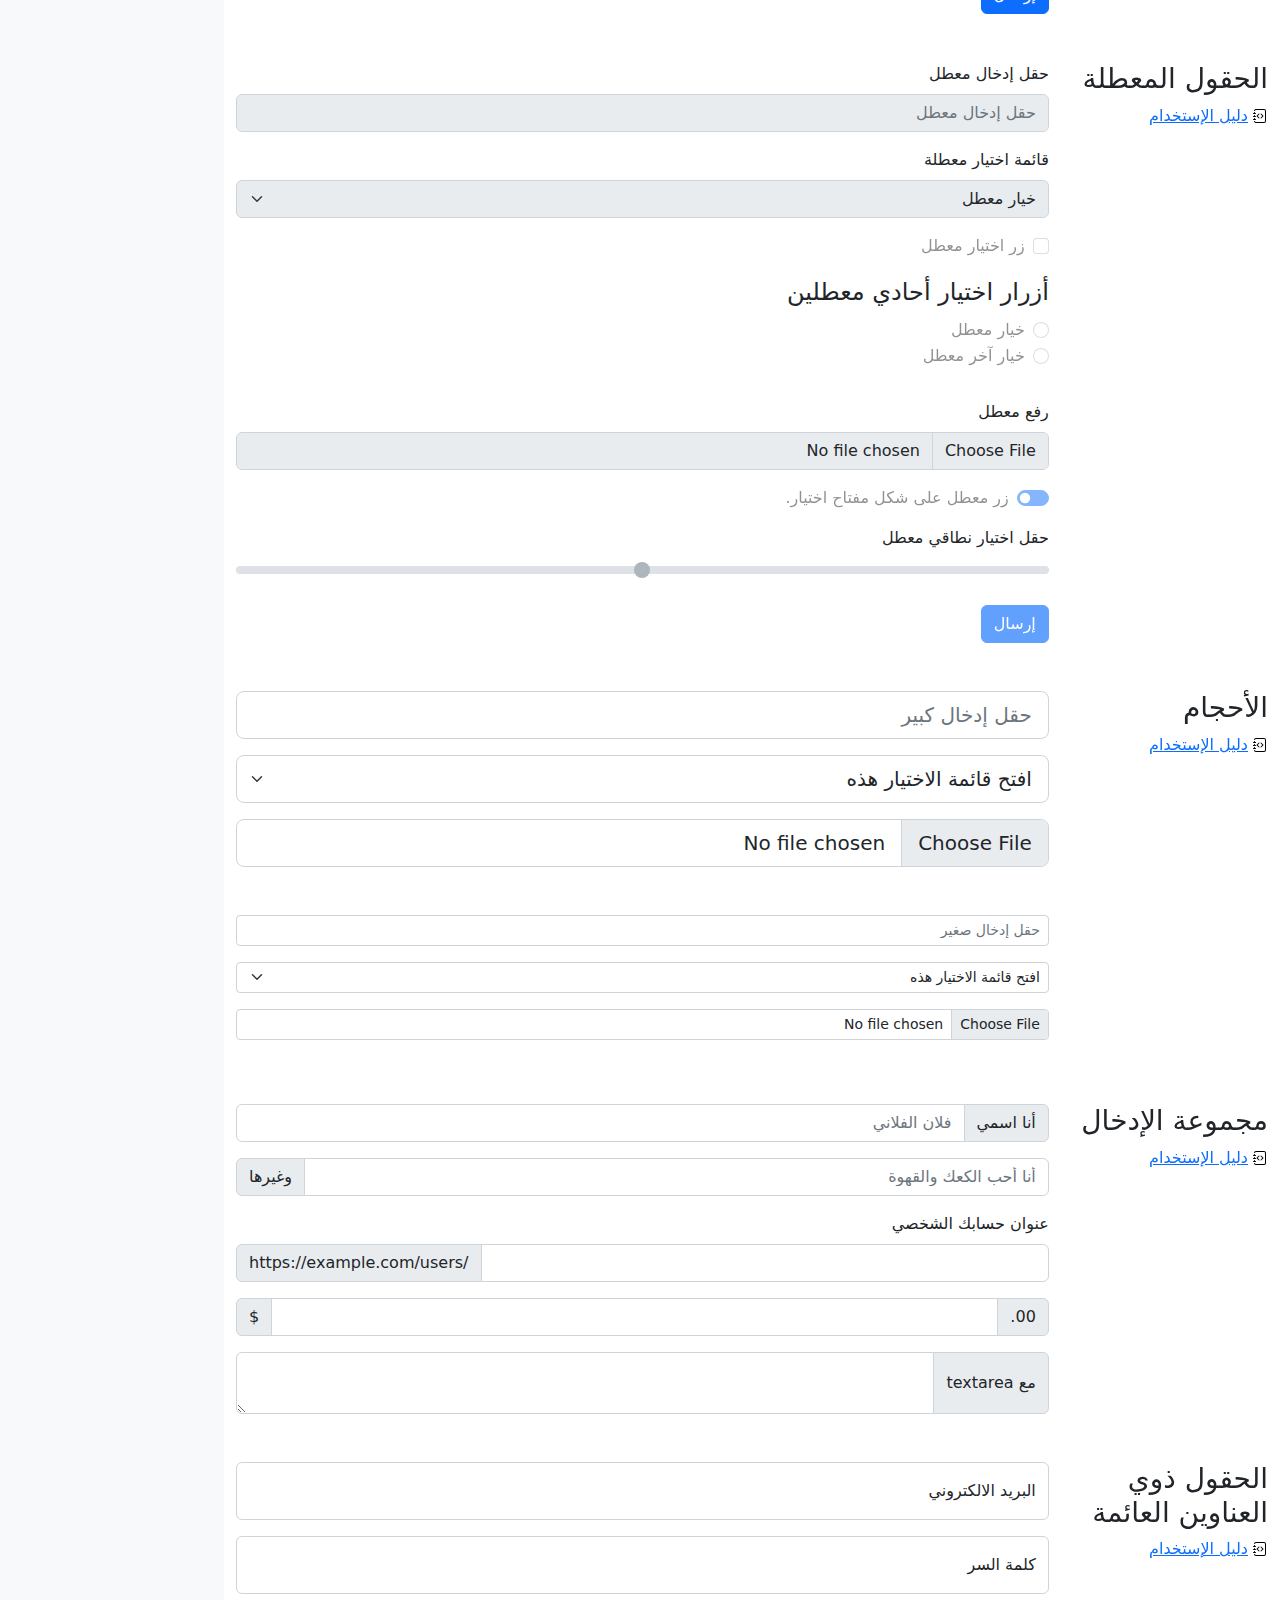
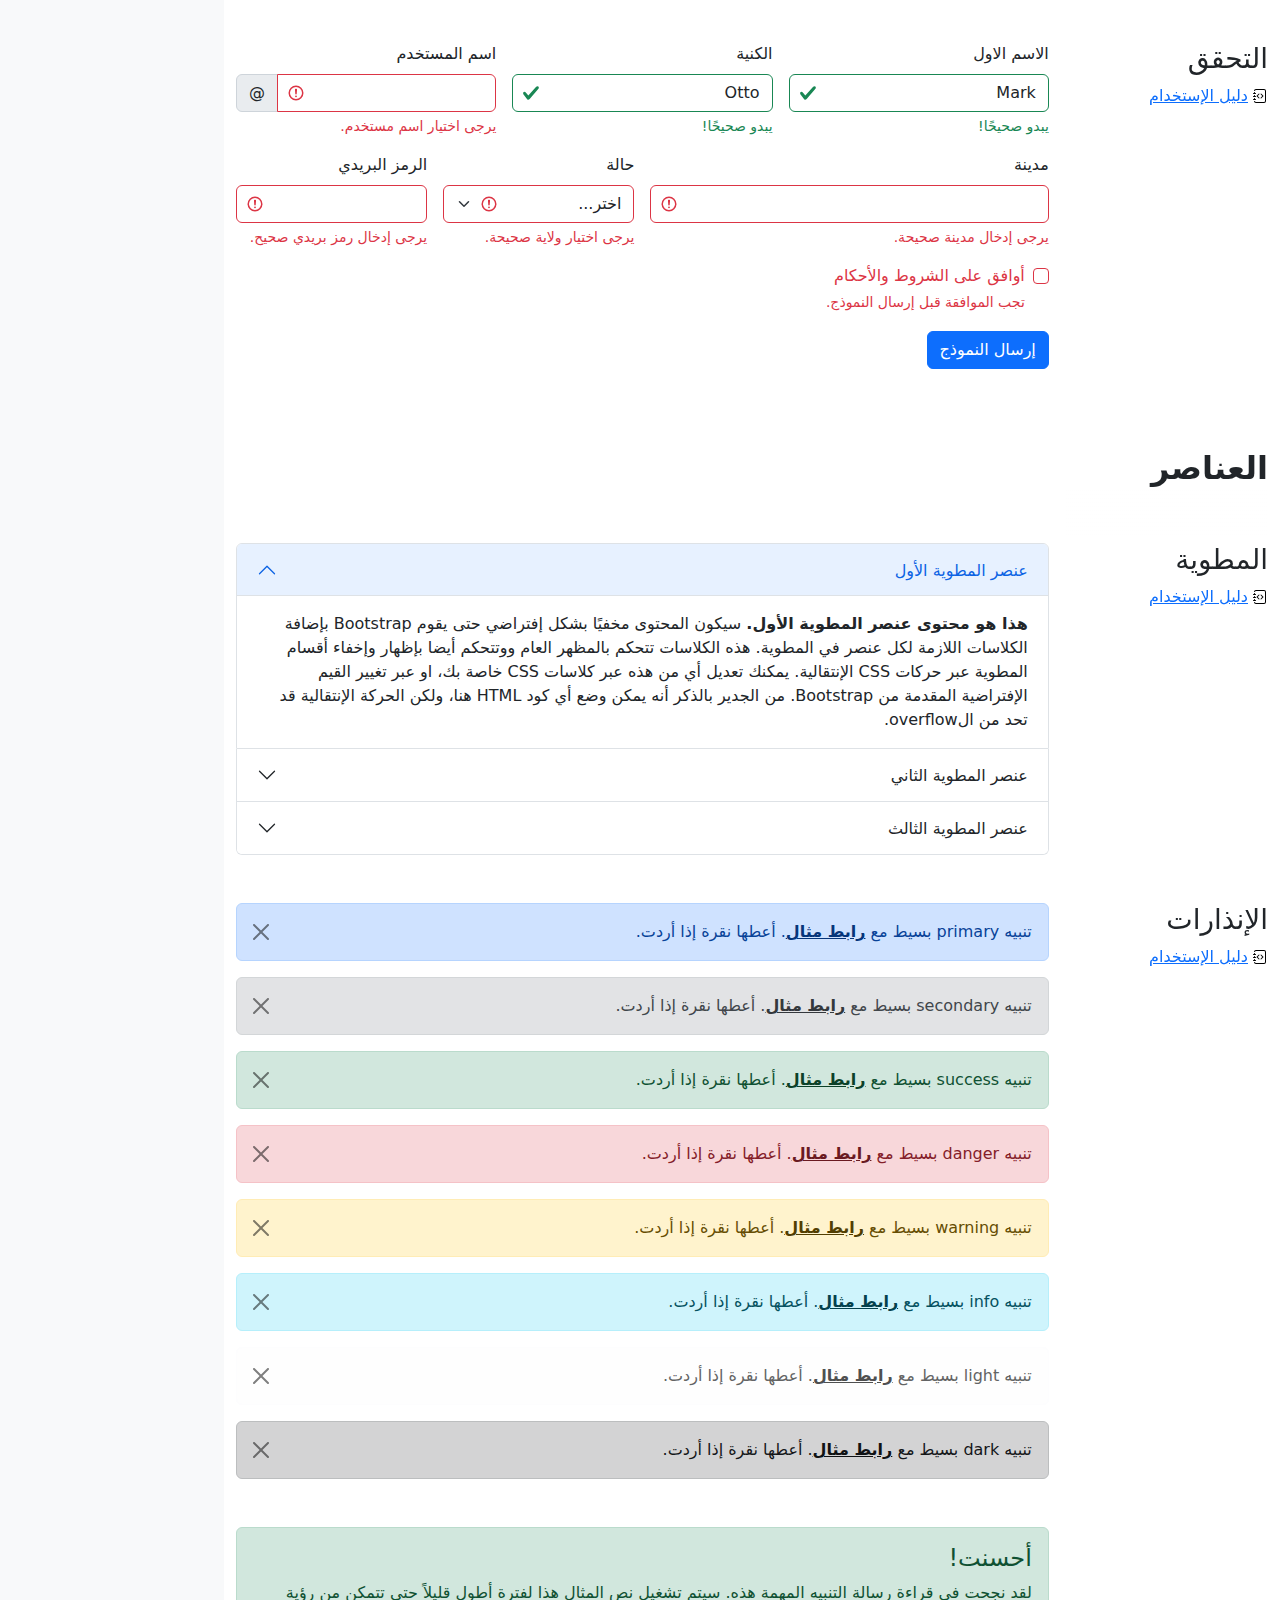
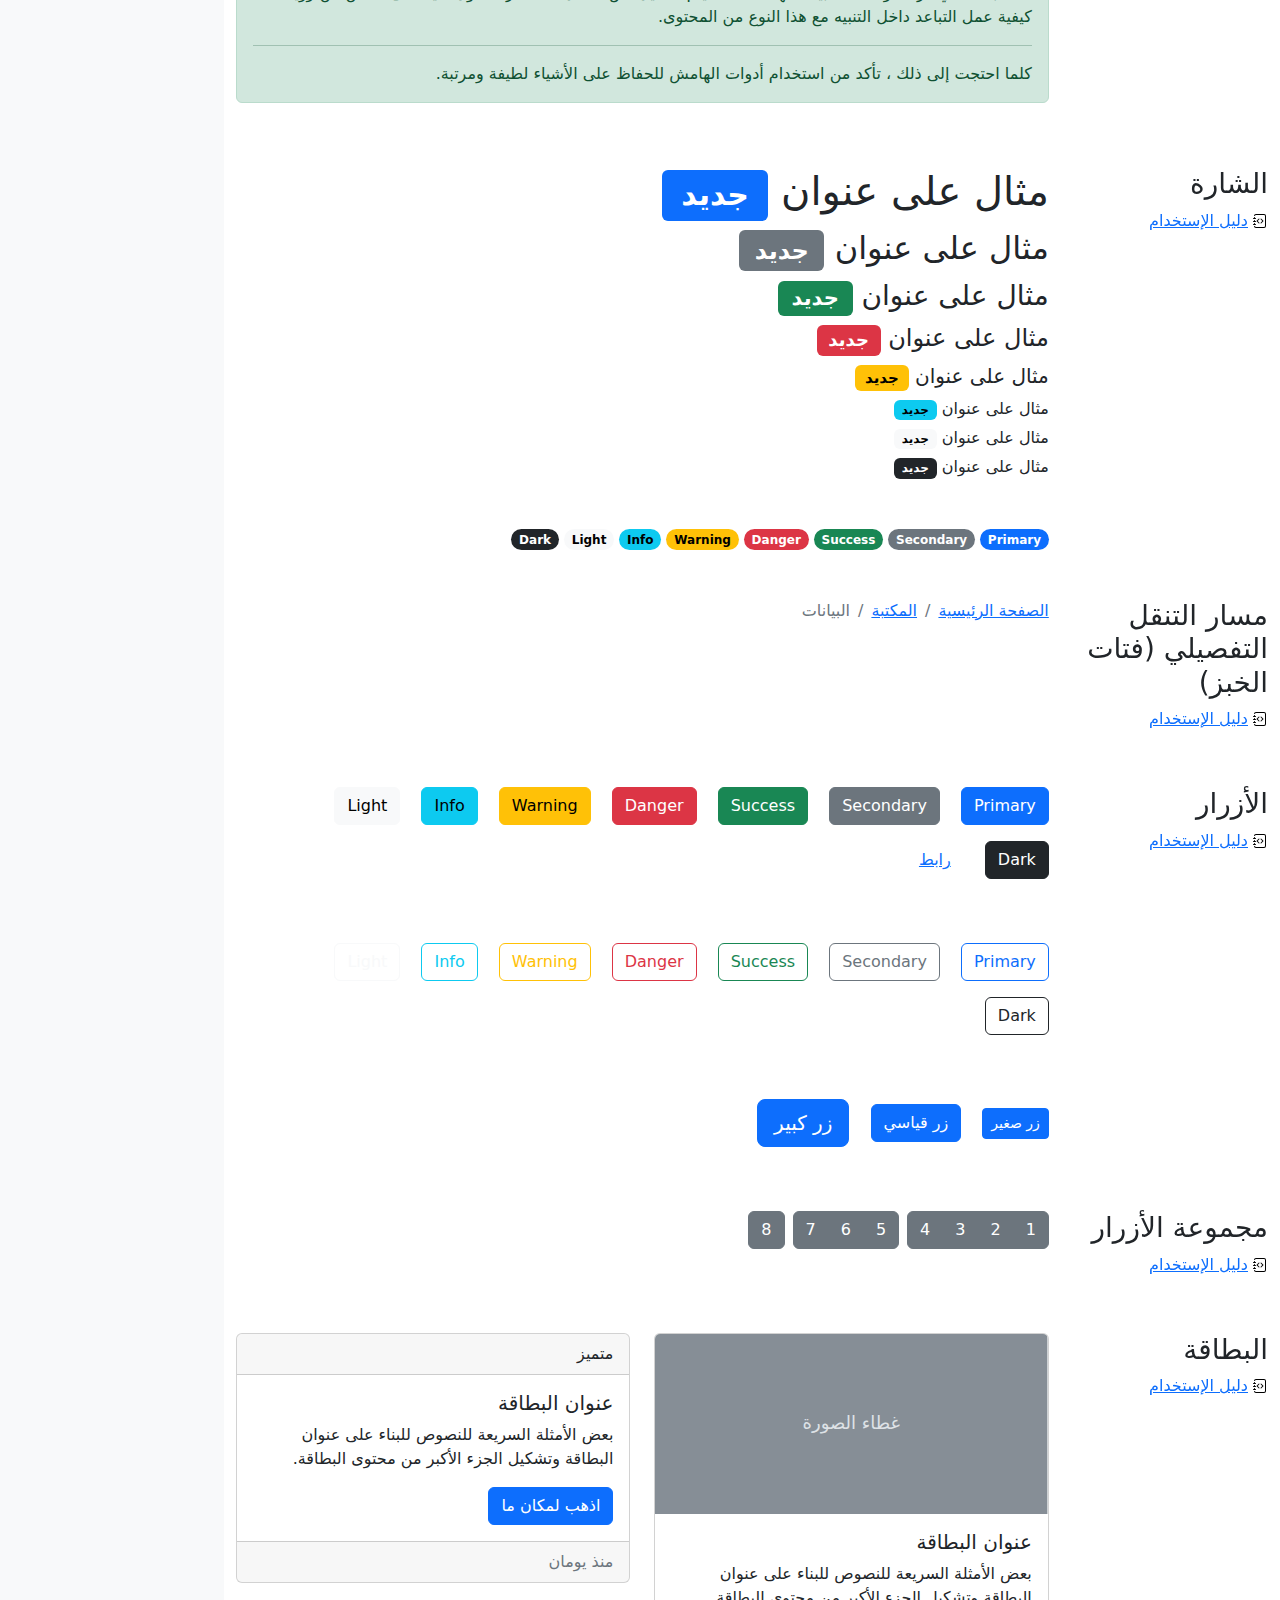
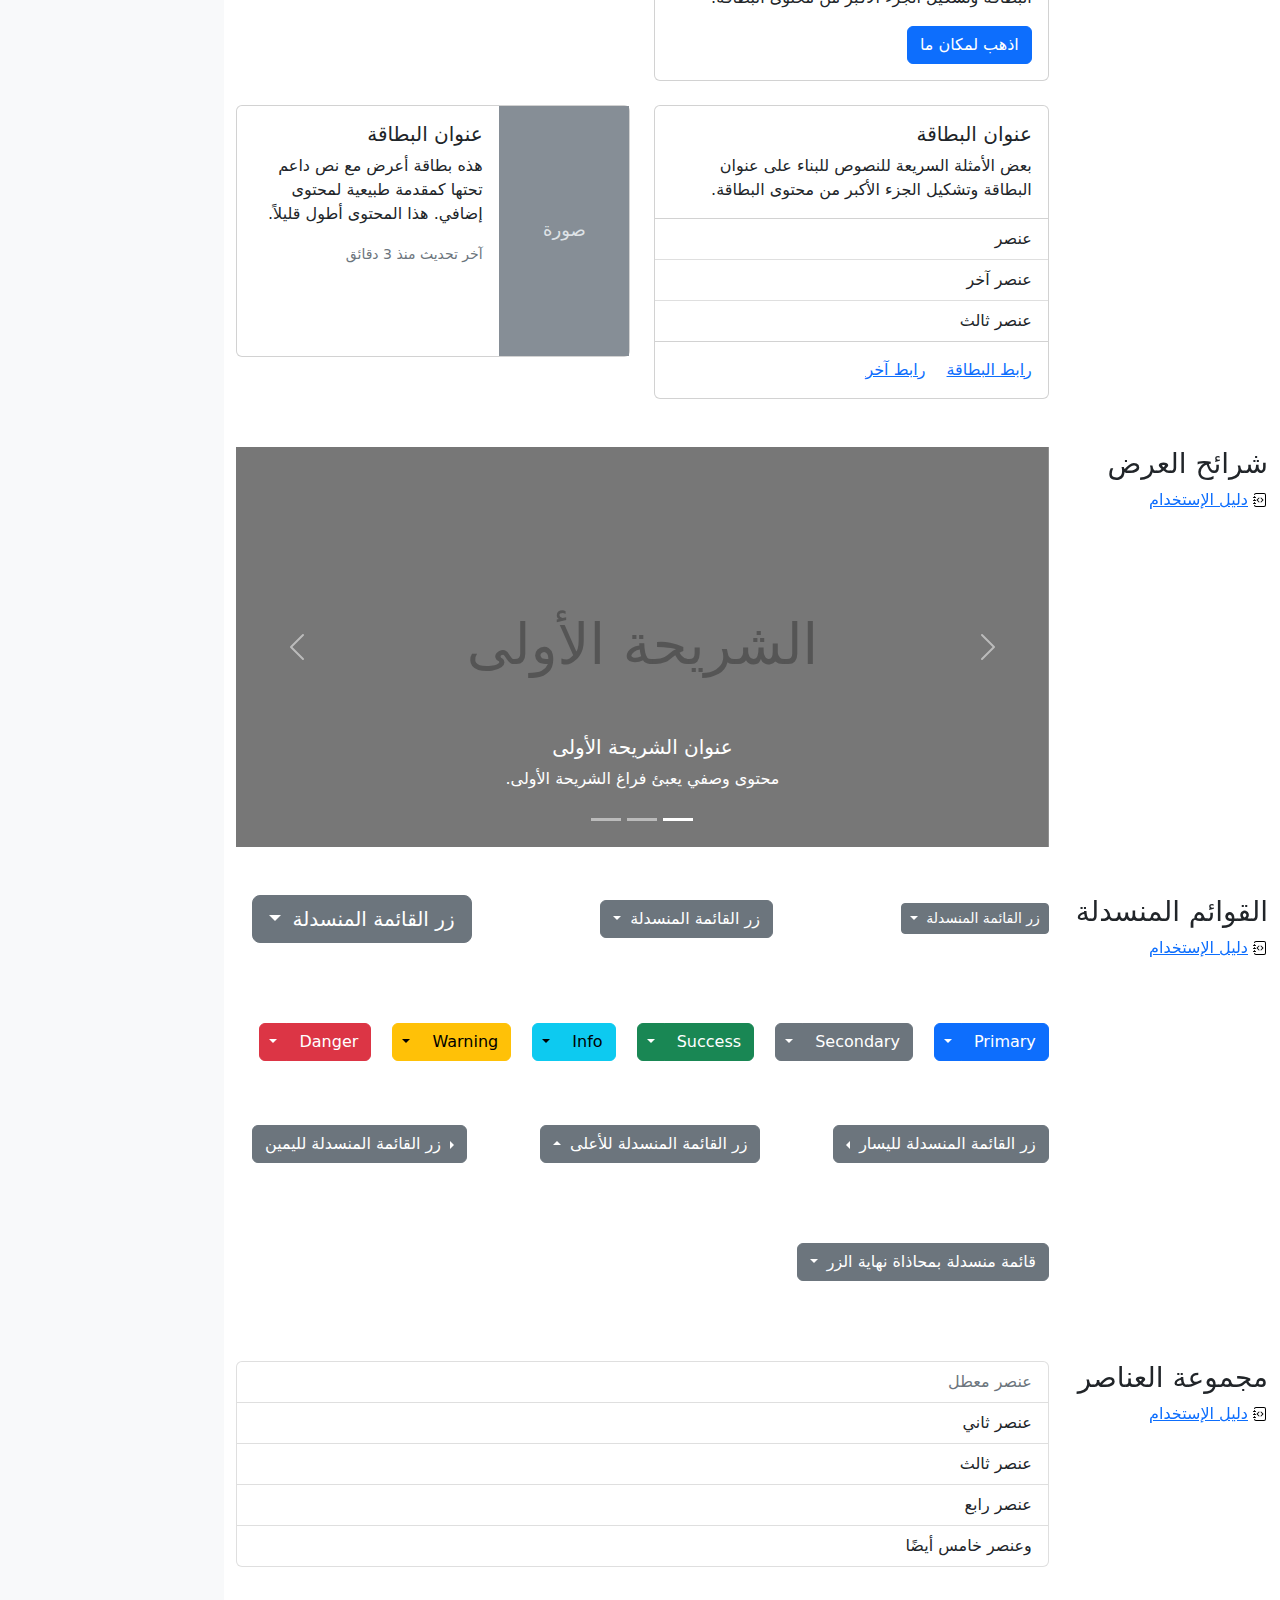
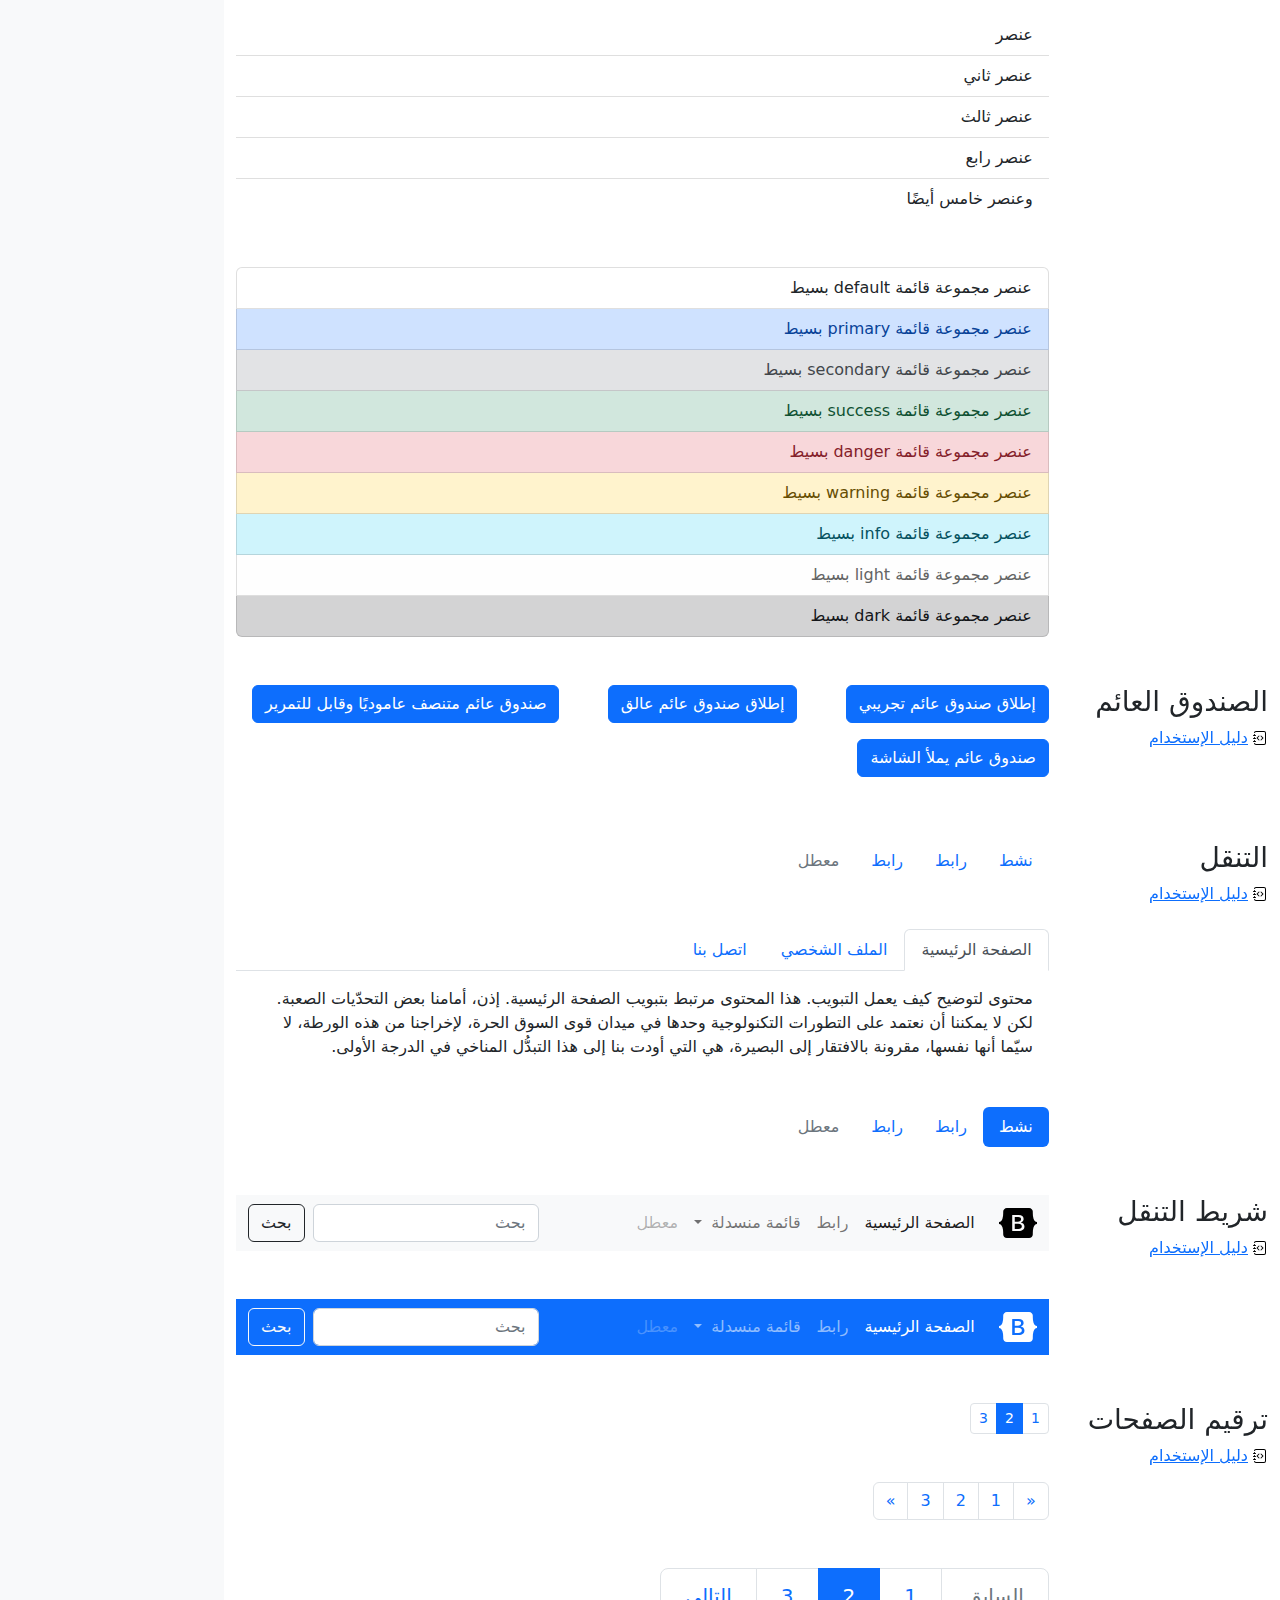
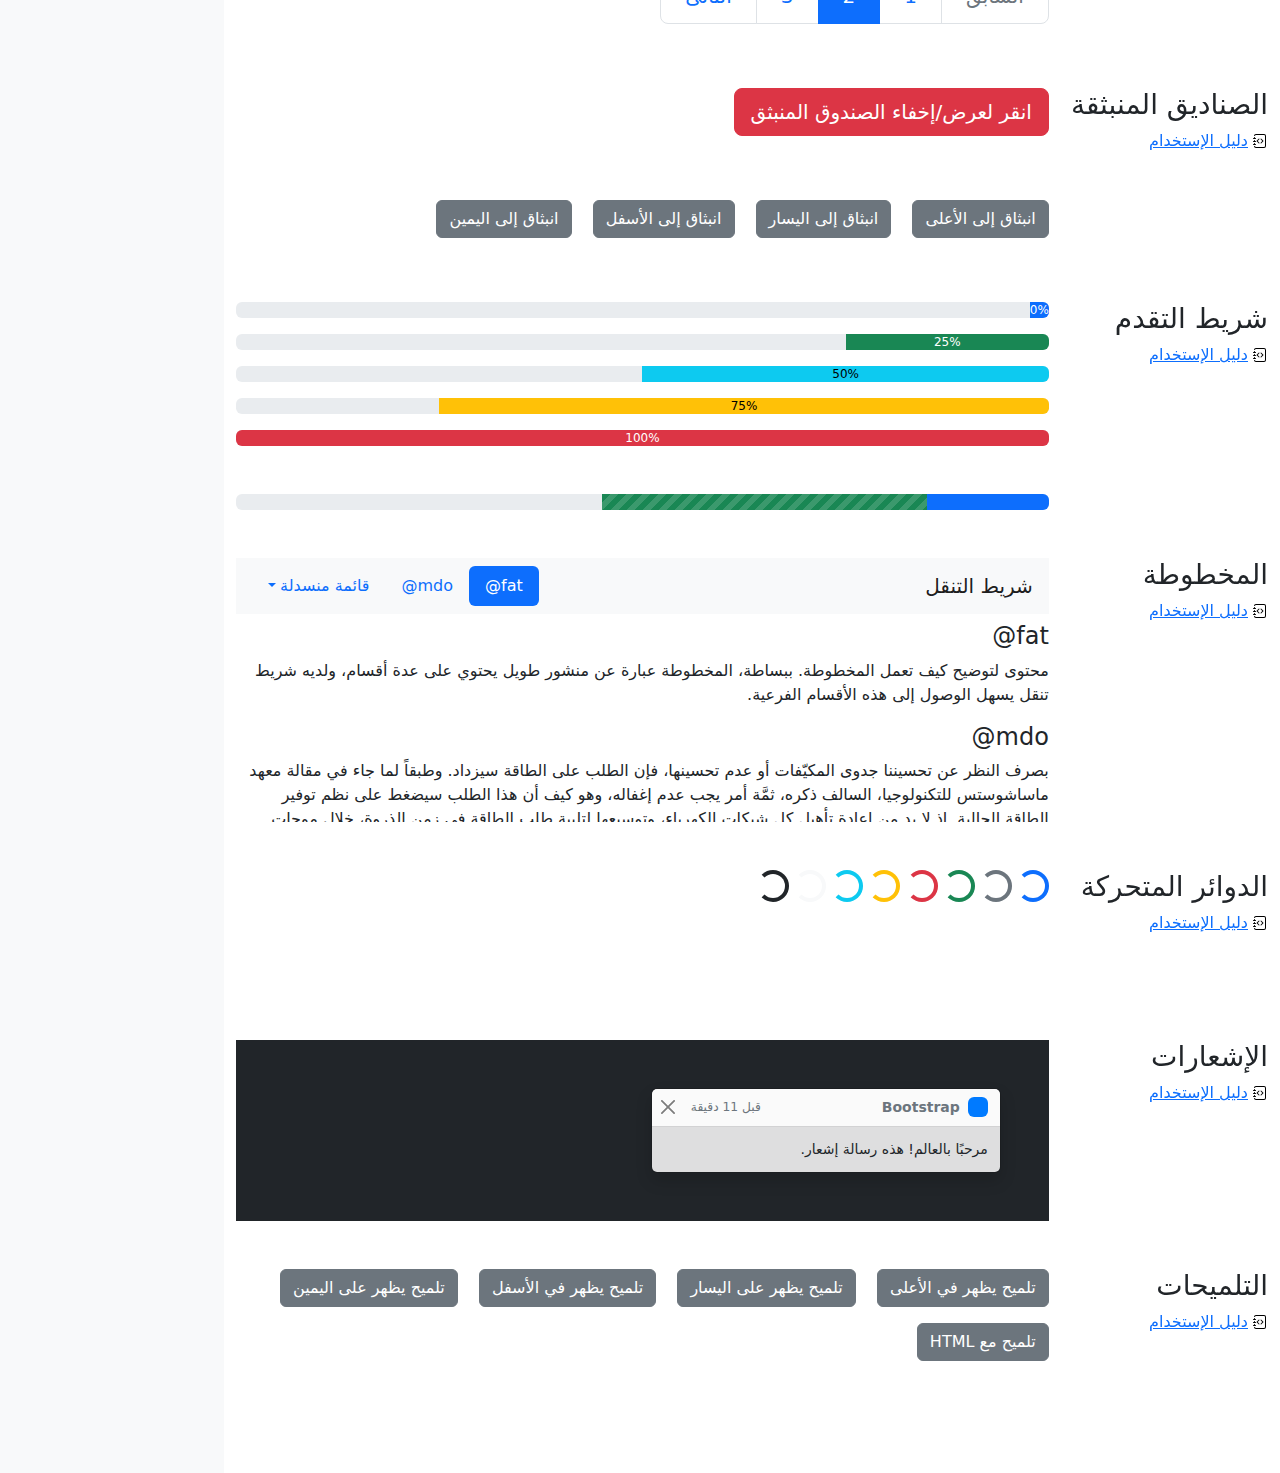
<file: bootstrap-5.2.3-examples/cheatsheet-rtl/index.html>
<!doctype html>
<html lang="ar" dir="rtl">
  <head>
    <meta charset="utf-8">
    <meta name="viewport" content="width=device-width, initial-scale=1">
    <meta name="description" content="">
    <meta name="author" content="Mark Otto, Jacob Thornton, and Bootstrap contributors">
    <meta name="generator" content="Hugo 0.104.2">
    <title>ورقة الغش · Bootstrap v5.2</title>

    <link rel="canonical" href="https://getbootstrap.com/docs/5.2/examples/cheatsheet-rtl/">

    

    

<link href="../assets/dist/css/bootstrap.rtl.min.css" rel="stylesheet">

    <style>
      .bd-placeholder-img {
        font-size: 1.125rem;
        text-anchor: middle;
        -webkit-user-select: none;
        -moz-user-select: none;
        user-select: none;
      }

      @media (min-width: 768px) {
        .bd-placeholder-img-lg {
          font-size: 3.5rem;
        }
      }

      .b-example-divider {
        height: 3rem;
        background-color: rgba(0, 0, 0, .1);
        border: solid rgba(0, 0, 0, .15);
        border-width: 1px 0;
        box-shadow: inset 0 .5em 1.5em rgba(0, 0, 0, .1), inset 0 .125em .5em rgba(0, 0, 0, .15);
      }

      .b-example-vr {
        flex-shrink: 0;
        width: 1.5rem;
        height: 100vh;
      }

      .bi {
        vertical-align: -.125em;
        fill: currentColor;
      }

      .nav-scroller {
        position: relative;
        z-index: 2;
        height: 2.75rem;
        overflow-y: hidden;
      }

      .nav-scroller .nav {
        display: flex;
        flex-wrap: nowrap;
        padding-bottom: 1rem;
        margin-top: -1px;
        overflow-x: auto;
        text-align: center;
        white-space: nowrap;
        -webkit-overflow-scrolling: touch;
      }
    </style>

    
    <!-- Custom styles for this template -->
    <link href="../cheatsheet/cheatsheet.rtl.css" rel="stylesheet">
  </head>
  <body class="bg-light">
    
<header class="bd-header bg-dark py-3 d-flex align-items-stretch border-bottom border-dark">
  <div class="container-fluid d-flex align-items-center">
    <h1 class="d-flex align-items-center fs-4 text-white mb-0">
      <img src="../assets/brand/bootstrap-logo-white.svg" width="38" height="30" class="me-3" alt="Bootstrap">
      ورقة الغش
    </h1>
    <a href="../examples/cheatsheet/" class="ms-auto link-light" hreflang="en">جدول بيانات LTR</a>
  </div>
</header>
<aside class="bd-aside sticky-xl-top text-muted align-self-start mb-3 mb-xl-5 px-2">
  <h2 class="h6 pt-4 pb-3 mb-4 border-bottom">على هذه الصفحة</h2>
  <nav class="small" id="toc">
    <ul class="list-unstyled">
      <li class="my-2">
        <button class="btn d-inline-flex align-items-center collapsed border-0" data-bs-toggle="collapse" aria-expanded="false" data-bs-target="#contents-collapse" aria-controls="contents-collapse">المحتوى</button>
        <ul class="list-unstyled ps-3 collapse" id="contents-collapse">
          <li><a class="d-inline-flex align-items-center rounded text-decoration-none" href="#typography">النصوص</a></li>
          <li><a class="d-inline-flex align-items-center rounded text-decoration-none" href="#images">الصور</a></li>
          <li><a class="d-inline-flex align-items-center rounded text-decoration-none" href="#tables">الجداول</a></li>
          <li><a class="d-inline-flex align-items-center rounded text-decoration-none" href="#figures">النماذج البيانية</a></li>
        </ul>
      </li>
      <li class="my-2">
        <button class="btn d-inline-flex align-items-center collapsed border-0" data-bs-toggle="collapse" aria-expanded="false" data-bs-target="#forms-collapse" aria-controls="forms-collapse">النماذج</button>
        <ul class="list-unstyled ps-3 collapse" id="forms-collapse">
          <li><a class="d-inline-flex align-items-center rounded text-decoration-none" href="#overview">نظرة عامة</a></li>
          <li><a class="d-inline-flex align-items-center rounded text-decoration-none" href="#disabled-forms">الحقول المعطلة</a></li>
          <li><a class="d-inline-flex align-items-center rounded text-decoration-none" href="#sizing">الأحجام</a></li>
          <li><a class="d-inline-flex align-items-center rounded text-decoration-none" href="#input-group">مجموعة الإدخال</a></li>
          <li><a class="d-inline-flex align-items-center rounded text-decoration-none" href="#floating-labels">الحقول ذوي العناوين العائمة</a></li>
          <li><a class="d-inline-flex align-items-center rounded text-decoration-none" href="#validation">التحقق</a></li>
        </ul>
      </li>
      <li class="my-2">
        <button class="btn d-inline-flex align-items-center collapsed border-0" data-bs-toggle="collapse" aria-expanded="false" data-bs-target="#components-collapse" aria-controls="components-collapse">مكونات</button>
        <ul class="list-unstyled ps-3 collapse" id="components-collapse">
          <li><a class="d-inline-flex align-items-center rounded text-decoration-none" href="#accordion">المطوية</a></li>
          <li><a class="d-inline-flex align-items-center rounded text-decoration-none" href="#alerts">الإنذارات</a></li>
          <li><a class="d-inline-flex align-items-center rounded text-decoration-none" href="#badge">الشارة</a></li>
          <li><a class="d-inline-flex align-items-center rounded text-decoration-none" href="#breadcrumb">مسار التنقل التفصيلي</a></li>
          <li><a class="d-inline-flex align-items-center rounded text-decoration-none" href="#buttons">الأزرار</a></li>
          <li><a class="d-inline-flex align-items-center rounded text-decoration-none" href="#button-group">مجموعة الأزرار</a></li>
          <li><a class="d-inline-flex align-items-center rounded text-decoration-none" href="#card">البطاقة</a></li>
          <li><a class="d-inline-flex align-items-center rounded text-decoration-none" href="#carousel">شرائح العرض</a></li>
          <li><a class="d-inline-flex align-items-center rounded text-decoration-none" href="#dropdowns">القوائم المنسدلة</a></li>
          <li><a class="d-inline-flex align-items-center rounded text-decoration-none" href="#list-group">مجموعة العناصر</a></li>
          <li><a class="d-inline-flex align-items-center rounded text-decoration-none" href="#modal">الصندوق العائم</a></li>
          <li><a class="d-inline-flex align-items-center rounded text-decoration-none" href="#navs">التنقل</a></li>
          <li><a class="d-inline-flex align-items-center rounded text-decoration-none" href="#navbar">شريط التنقل</a></li>
          <li><a class="d-inline-flex align-items-center rounded text-decoration-none" href="#pagination">ترقيم الصفحات</a></li>
          <li><a class="d-inline-flex align-items-center rounded text-decoration-none" href="#popovers">الصناديق المنبثقة</a></li>
          <li><a class="d-inline-flex align-items-center rounded text-decoration-none" href="#progress">شريط التقدم</a></li>
          <li><a class="d-inline-flex align-items-center rounded text-decoration-none" href="#scrollspy">المخطوطة</a></li>
          <li><a class="d-inline-flex align-items-center rounded text-decoration-none" href="#spinners">الدوائر المتحركة</a></li>
          <li><a class="d-inline-flex align-items-center rounded text-decoration-none" href="#toasts">الإشعارات</a></li>
          <li><a class="d-inline-flex align-items-center rounded text-decoration-none" href="#tooltips">التلميحات</a></li>
        </ul>
      </li>
    </ul>
  </nav>
</aside>
<div class="bd-cheatsheet container-fluid bg-body">
  <section id="content">
    <h2 class="sticky-xl-top fw-bold pt-3 pt-xl-5 pb-2 pb-xl-3">المحتوى</h2>

    <article class="my-3" id="typography">
      <div class="bd-heading sticky-xl-top align-self-start mt-5 mb-3 mt-xl-0 mb-xl-2">
        <h3>النصوص</h3>
        <a class="d-flex align-items-center" hreflang="en" href="../content/typography/">دليل الإستخدام</a>
      </div>

      <div>
        <div class="bd-example-snippet bd-code-snippet"><div class="bd-example">
        <p class="display-1">العرض 1</p>
        <p class="display-2">العرض 2</p>
        <p class="display-3">العرض 3</p>
        <p class="display-4">العرض 4</p>
        <p class="display-5">العرض 5</p>
        <p class="display-6">العرض 6</p>
        </div></div>


        <div class="bd-example-snippet bd-code-snippet"><div class="bd-example">
        <p class="h1">عنوان 1</p>
        <p class="h2">عنوان 2</p>
        <p class="h3">عنوان 3</p>
        <p class="h4">عنوان 4</p>
        <p class="h5">عنوان 5</p>
        <p class="h6">عنوان 6</p>
        </div></div>


        <div class="bd-example-snippet bd-code-snippet"><div class="bd-example">
        <p class="lead">
          هذه قطعة إملائية متميزة، فهي مصممة لتكون بارزة من بين القطع الإملائية الأخرى.
        </p>
        </div></div>


        <div class="bd-example-snippet bd-code-snippet"><div class="bd-example">
        <p>يمكنك استخدام تصنيف mark <mark>لتحديد</mark> نص.</p>
        <p><del>من المفترض أن يتم التعامل مع هذا السطر كنص محذوف.</del></p>
        <p><s>من المفترض أن يتم التعامل مع هذا السطر على أنه لم يعد دقيقًا.</s></p>
        <p><ins>من المفترض أن يتم التعامل مع هذا السطر كإضافة إلى المستند.</ins></p>
        <p><u>سيتم عرض النص في هذا السطر كما وتحته خط.</u></p>
        <p><small>من المفترض أن يتم التعامل مع هذا السطر على أنه يحوي تفاصيل صغيرة.</small></p>
        <p><strong>هذا السطر يحوي نص عريض.</strong></p>
        <p><em>هذا السطر يحوي نص مائل.</em></p>
        </div></div>


        <div class="bd-example-snippet bd-code-snippet"><div class="bd-example">
        <hr>
        </div></div>


        <div class="bd-example-snippet bd-code-snippet"><div class="bd-example">
        <blockquote class="blockquote">
          <p>إقتباس مبهر، موضوع في عنصر blockquote</p>
          <footer class="blockquote-footer">شخص مشهور في <cite title= "عنوان المصدر"> عنوان المصدر </cite></footer>
        </blockquote>
        </div></div>


        <div class="bd-example-snippet bd-code-snippet"><div class="bd-example">
        <ul class="list-unstyled">
          <li>هذه قائمة عناصر.</li>
          <li>بالرغم من أنها مصممة كي لا تظهر كذلك.</li>
          <li>إلا أنها مجهزة كـ قائمة خلف الكواليس</li>
          <li>هذا التصميم ينطبق فقد على القائمة الرئيسية</li>
          <li>القوائم الفرعية
            <ul>
              <li>لا تتأثر بهذا التصميم</li>
              <li>فهي تظهر عليها علامات الترقيم</li>
              <li>وتحتوي على مساحة فارغة بجوارها</li>
            </ul>
          </li>
          <li>قد يكون هذا التصميم مفيدًا في بعض الأحيان.</li>
        </ul>
        </div></div>


        <div class="bd-example-snippet bd-code-snippet"><div class="bd-example">
        <ul class="list-inline">
          <li class="list-inline-item">هذا عنصر في قائمة.</li>
          <li class="list-inline-item">وهذا أيضًا.</li>
          <li class="list-inline-item">لكنهم يظهرون متجاورين.</li>
        </ul>
        </div></div>

      </div>
    </article>
    <article class="my-3" id="images">
      <div class="bd-heading sticky-xl-top align-self-start mt-5 mb-3 mt-xl-0 mb-xl-2">
        <h3>الصور</h3>
        <a class="d-flex align-items-center" hreflang="en" href="../content/images/">دليل الإستخدام</a>
      </div>

      <div>
        <div class="bd-example-snippet bd-code-snippet"><div class="bd-example">
        <svg class="bd-placeholder-img bd-placeholder-img-lg img-fluid" width="100%" height="250" xmlns="http://www.w3.org/2000/svg" role="img" aria-label="Placeholder: صورة مستجيبة" preserveAspectRatio="xMidYMid slice" focusable="false"><title>Placeholder</title><rect width="100%" height="100%" fill="#868e96"/><text x="50%" y="50%" fill="#dee2e6" dy=".3em">صورة مستجيبة</text></svg>

        </div></div>


        <div class="bd-example-snippet bd-code-snippet"><div class="bd-example">
        <svg class="bd-placeholder-img img-thumbnail" width="200" height="200" xmlns="http://www.w3.org/2000/svg" role="img" aria-label="صورة عنصر نائب مربع عام مع حدود بيضاء حولها ، مما يجعلها تشبه صورة تم التقاطها بكاميرا فورية قديمة: 200x200" preserveAspectRatio="xMidYMid slice" focusable="false"><title>صورة عنصر نائب مربع عام مع حدود بيضاء حولها ، مما يجعلها تشبه صورة تم التقاطها بكاميرا فورية قديمة</title><rect width="100%" height="100%" fill="#868e96"/><text x="50%" y="50%" fill="#dee2e6" dy=".3em">200x200</text></svg>

        </div></div>

      </div>
    </article>
    <article class="my-3" id="tables">
      <div class="bd-heading sticky-xl-top align-self-start mt-5 mb-3 mt-xl-0 mb-xl-2">
        <h3>الجداول</h3>
        <a class="d-flex align-items-center" hreflang="en" href="../content/tables/">دليل الإستخدام</a>
      </div>

      <div>
        <div class="bd-example-snippet bd-code-snippet"><div class="bd-example">
        <table class="table table-striped">
          <thead>
          <tr>
            <th scope="col">#</th>
            <th scope="col">الاسم الاول</th>
            <th scope="col">الكنية</th>
            <th scope="col">الاسم المستعار</th>
          </tr>
          </thead>
          <tbody>
          <tr>
            <th scope="row">1</th>
            <td>Mark</td>
            <td>Otto</td>
            <td><bdo lang="en" dir="ltr">@mdo</bdo></td>
          </tr>
          <tr>
            <th scope="row">2</th>
            <td>Jacob</td>
            <td>Thornton</td>
            <td><bdo lang="en" dir="ltr">@fat</bdo></td>
          </tr>
          <tr>
            <th scope="row">3</th>
            <td colspan="2">Larry the Bird</td>
            <td><bdo lang="en" dir="ltr">@twitter</bdo></td>
          </tr>
          </tbody>
        </table>
        </div></div>


        <div class="bd-example-snippet bd-code-snippet"><div class="bd-example">
        <table class="table table-dark table-borderless">
          <thead>
          <tr>
            <th scope="col">#</th>
            <th scope="col">الاسم الاول</th>
            <th scope="col">الكنية</th>
            <th scope="col">الاسم المستعار</th>
          </tr>
          </thead>
          <tbody>
          <tr>
            <th scope="row">1</th>
            <td>Mark</td>
            <td>Otto</td>
            <td><bdo lang="en" dir="ltr">@mdo</bdo></td>
          </tr>
          <tr>
            <th scope="row">2</th>
            <td>Jacob</td>
            <td>Thornton</td>
            <td><bdo lang="en" dir="ltr">@fat</bdo></td>
          </tr>
          <tr>
            <th scope="row">3</th>
            <td colspan="2">Larry the Bird</td>
            <td><bdo lang="en" dir="ltr">@twitter</bdo></td>
          </tr>
          </tbody>
        </table>
        </div></div>


        <div class="bd-example-snippet bd-code-snippet"><div class="bd-example">
        <table class="table table-hover">
          <thead>
          <tr>
            <th scope="col">Class</th>
            <th scope="col">عنوان</th>
            <th scope="col">عنوان</th>
          </tr>
          </thead>
          <tbody>
          <tr>
            <th scope="row">Default</th>
            <td>خلية</td>
            <td>خلية</td>
          </tr>
          
          <tr class="table-primary">
            <th scope="row">Primary</th>
            <td>خلية</td>
            <td>خلية</td>
          </tr>
          <tr class="table-secondary">
            <th scope="row">Secondary</th>
            <td>خلية</td>
            <td>خلية</td>
          </tr>
          <tr class="table-success">
            <th scope="row">Success</th>
            <td>خلية</td>
            <td>خلية</td>
          </tr>
          <tr class="table-danger">
            <th scope="row">Danger</th>
            <td>خلية</td>
            <td>خلية</td>
          </tr>
          <tr class="table-warning">
            <th scope="row">Warning</th>
            <td>خلية</td>
            <td>خلية</td>
          </tr>
          <tr class="table-info">
            <th scope="row">Info</th>
            <td>خلية</td>
            <td>خلية</td>
          </tr>
          <tr class="table-light">
            <th scope="row">Light</th>
            <td>خلية</td>
            <td>خلية</td>
          </tr>
          <tr class="table-dark">
            <th scope="row">Dark</th>
            <td>خلية</td>
            <td>خلية</td>
          </tr>
          </tbody>
        </table>
        </div></div>


        <div class="bd-example-snippet bd-code-snippet"><div class="bd-example">
        <table class="table table-sm table-bordered">
          <thead>
          <tr>
            <th scope="col">#</th>
            <th scope="col">الاسم الاول</th>
            <th scope="col">الكنية</th>
            <th scope="col">الاسم المستعار</th>
          </tr>
          </thead>
          <tbody>
          <tr>
            <th scope="row">1</th>
            <td>Mark</td>
            <td>Otto</td>
            <td><bdo lang="en" dir="ltr">@mdo</bdo></td>
          </tr>
          <tr>
            <th scope="row">2</th>
            <td>Jacob</td>
            <td>Thornton</td>
            <td><bdo lang="en" dir="ltr">@fat</bdo></td>
          </tr>
          <tr>
            <th scope="row">3</th>
            <td colspan="2">Larry the Bird</td>
            <td><bdo lang="en" dir="ltr">@twitter</bdo></td>
          </tr>
          </tbody>
        </table>
        </div></div>

      </div>
    </article>
    <article class="my-3" id="figures">
      <div class="bd-heading sticky-xl-top align-self-start mt-5 mb-3 mt-xl-0 mb-xl-2">
        <h3>النماذج البيانية</h3>
        <a class="d-flex align-items-center" hreflang="en" href="../content/figures/">دليل الإستخدام</a>
      </div>

      <div>
        <div class="bd-example-snippet bd-code-snippet"><div class="bd-example">
        <figure class="figure">
          <svg class="bd-placeholder-img figure-img img-fluid rounded" width="400" height="300" xmlns="http://www.w3.org/2000/svg" role="img" aria-label="Placeholder: 400x300" preserveAspectRatio="xMidYMid slice" focusable="false"><title>Placeholder</title><rect width="100%" height="100%" fill="#868e96"/><text x="50%" y="50%" fill="#dee2e6" dy=".3em">400x300</text></svg>

          <figcaption class="figure-caption">شرح للصورة أعلاه.</figcaption>
        </figure>
        </div></div>

      </div>
    </article>
  </section>

  <section id="forms">
    <h2 class="sticky-xl-top fw-bold pt-3 pt-xl-5 pb-2 pb-xl-3">النماذج</h2>

    <article class="my-3" id="overview">
      <div class="bd-heading sticky-xl-top align-self-start mt-5 mb-3 mt-xl-0 mb-xl-2">
        <h3>نظرة عامة</h3>
        <a class="d-flex align-items-center" hreflang="en" href="../forms/overview/">دليل الإستخدام</a>
      </div>

      <div>
        <div class="bd-example-snippet bd-code-snippet"><div class="bd-example">
        <form>
          <div class="mb-3">
            <label for="exampleInputEmail1" class="form-label">البريد الإلكتروني</label>
            <input type="email" class="form-control" id="exampleInputEmail1" aria-describedby="emailHelp">
            <div id="emailHelp" class="form-text">لن نقوم بمشاركة بريدك الإلكتروني مع أي شخص آخر.</div>
          </div>
          <div class="mb-3">
            <label for="exampleInputPassword1" class="form-label">كلمة السر</label>
            <input type="password" class="form-control" id="exampleInputPassword1">
          </div>
          <div class="mb-3">
            <label for="exampleSelect" class="form-label">قائمة اختيار</label>
            <select class="form-select" id="exampleSelect">
              <option selected>افتح قائمة الاختيار هذه</option>
              <option value="1">واحد</option>
              <option value="2">اثنان</option>
              <option value="3">ثلاثة</option>
            </select>
          </div>
          <div class="mb-3 form-check">
            <input type="checkbox" class="form-check-input" id="exampleCheck1">
            <label class="form-check-label" for="exampleCheck1">اخترني</label>
          </div>
          <fieldset class="mb-3">
            <legend>أزرار الاختيار الأحادي</legend>
            <div class="form-check">
              <input type="radio" name="radios" class="form-check-input" id="exampleRadio1" checked>
              <label class="form-check-label" for="exampleRadio1">الخيار الافتراضي</label>
            </div>
            <div class="mb-3 form-check">
              <input type="radio" name="radios" class="form-check-input" id="exampleRadio2">
              <label class="form-check-label" for="exampleRadio2">خيار آخر</label>
            </div>
          </fieldset>
          <div class="mb-3">
            <label class="form-label" for="customFile">رفع</label>
            <input type="file" class="form-control" id="customFile">
          </div>
          <div class="mb-3 form-check form-switch">
            <input class="form-check-input" type="checkbox" role="switch" id="flexSwitchCheckChecked" checked>
            <label class="form-check-label" for="flexSwitchCheckChecked">زر على شكل مفتاح اختيار.</label>
          </div>
          <div class="mb-3">
            <label for="customRange3" class="form-label">مثال على حقل اختيار نطاقي</label>
            <input type="range" class="form-range" min="0" max="5" step="0.5" id="customRange3">
          </div>
          <button type="submit" class="btn btn-primary">إرسال</button>
        </form>
        </div></div>

      </div>
    </article>
    <article class="my-3" id="disabled-forms">
      <div class="bd-heading sticky-xl-top align-self-start mt-5 mb-3 mt-xl-0 mb-xl-2">
        <h3>الحقول المعطلة</h3>
        <a class="d-flex align-items-center" hreflang="en" href="../forms/overview/#disabled-forms">دليل الإستخدام</a>
      </div>

      <div>
        <div class="bd-example-snippet bd-code-snippet"><div class="bd-example">
        <form>
          <fieldset disabled aria-label="مثال على مجموعة الحقول المعطلة">
            <div class="mb-3">
              <label for="disabledTextInput" class="form-label">حقل إدخال معطل</label>
              <input type="text" id="disabledTextInput" class="form-control" placeholder="حقل إدخال معطل">
            </div>
            <div class="mb-3">
              <label for="disabledSelect" class="form-label">قائمة اختيار معطلة</label>
              <select id="disabledSelect" class="form-select">
                <option>خيار معطل</option>
              </select>
            </div>
            <div class="mb-3">
              <div class="form-check">
                <input class="form-check-input" type="checkbox" id="disabledFieldsetCheck" disabled>
                <label class="form-check-label" for="disabledFieldsetCheck">
                  زر اختيار معطل
                </label>
              </div>
            </div>
            <fieldset class="mb-3">
              <legend>أزرار اختيار أحادي معطلين</legend>
              <div class="form-check">
                <input type="radio" name="radios" class="form-check-input" id="disabledRadio1" disabled>
                <label class="form-check-label" for="disabledRadio1">خيار معطل</label>
              </div>
              <div class="mb-3 form-check">
                <input type="radio" name="radios" class="form-check-input" id="disabledRadio2" disabled>
                <label class="form-check-label" for="disabledRadio2">خيار آخر معطل</label>
              </div>
            </fieldset>
            <div class="mb-3">
              <label class="form-label" for="disabledCustomFile">رفع معطل</label>
              <input type="file" class="form-control" id="disabledCustomFile" disabled>
            </div>
            <div class="mb-3 form-check form-switch">
              <input class="form-check-input" type="checkbox" role="switch" id="disabledSwitchCheckChecked" checked disabled>
              <label class="form-check-label" for="disabledSwitchCheckChecked">زر معطل على شكل مفتاح اختيار.</label>
            </div>
            <div class="mb-3">
              <label for="disabledRange" class="form-label">حقل اختيار نطاقي معطل</label>
              <input type="range" class="form-range" min="0" max="5" step="0.5" id="disabledRange">
            </div>
            <button type="submit" class="btn btn-primary">إرسال</button>
          </fieldset>
        </form>
        </div></div>

      </div>
    </article>
    <article class="my-3" id="sizing">
      <div class="bd-heading sticky-xl-top align-self-start mt-5 mb-3 mt-xl-0 mb-xl-2">
        <h3>الأحجام</h3>
        <a class="d-flex align-items-center" hreflang="en" href="../forms/form-control/#sizing">دليل الإستخدام</a>
      </div>

      <div>
        <div class="bd-example-snippet bd-code-snippet"><div class="bd-example">
        <div class="mb-3">
          <input class="form-control form-control-lg" type="text" placeholder="حقل إدخال كبير" aria-label=".form-control-lg مثال">
        </div>
        <div class="mb-3">
          <select class="form-select form-select-lg" aria-label=".form-select-lg مثال">
            <option selected>افتح قائمة الاختيار هذه</option>
            <option value="1">واحد</option>
            <option value="2">اثنان</option>
            <option value="3">ثلاثة</option>
          </select>
        </div>
        <div class="mb-3">
          <input type="file" class="form-control form-control-lg" aria-label="مثال على إدخال ملف كبير">
        </div>
        </div></div>


        <div class="bd-example-snippet bd-code-snippet"><div class="bd-example">
        <div class="mb-3">
          <input class="form-control form-control-sm" type="text" placeholder="حقل إدخال صغير" aria-label=".form-control-sm مثال">
        </div>
        <div class="mb-3">
          <select class="form-select form-select-sm" aria-label=".form-select-sm مثال">
            <option selected>افتح قائمة الاختيار هذه</option>
            <option value="1">واحد</option>
            <option value="2">اثنان</option>
            <option value="3">ثلاثة</option>
          </select>
        </div>
        <div class="mb-3">
          <input type="file" class="form-control form-control-sm" aria-label="مثال على إدخال ملف صغير">
        </div>
        </div></div>

      </div>
    </article>
    <article class="my-3" id="input-group">
      <div class="bd-heading sticky-xl-top align-self-start mt-5 mb-3 mt-xl-0 mb-xl-2">
        <h3>مجموعة الإدخال</h3>
        <a class="d-flex align-items-center" hreflang="en" href="../forms/input-group/">دليل الإستخدام</a>
      </div>

      <div>
        <div class="bd-example-snippet bd-code-snippet"><div class="bd-example">
        <div class="input-group mb-3">
          <span class="input-group-text" id="basic-addon1">أنا اسمي</span>
          <input type="text" class="form-control" placeholder="فلان الفلاني" aria-label="الاسم" aria-describedby="basic-addon1">
        </div>
        <div class="input-group mb-3">
          <input type="text" class="form-control" placeholder="أنا أحب الكعك والقهوة" aria-label="الطعام المفضل" aria-describedby="basic-addon2">
          <span class="input-group-text" id="basic-addon2">وغيرها</span>
        </div>
        <label for="basic-url" class="form-label">عنوان حسابك الشخصي</label>
        <div class="input-group mb-3">
          <input type="text" class="form-control" id="basic-url" aria-describedby="basic-addon3">
          <span class="input-group-text" id="basic-addon3"><bdo lang="en" dir="ltr">https://example.com/users/</bdo></span>
        </div>
        <div class="input-group mb-3">
          <span class="input-group-text"><bdo lang="en" dir="ltr">.00</bdo></span>
          <input type="text" class="form-control" aria-label="المبلغ (لأقرب دولار)">
          <span class="input-group-text">$</span>
        </div>
        <div class="input-group">
          <span class="input-group-text">مع textarea</span>
          <textarea class="form-control" aria-label="مع textarea"></textarea>
        </div>
        </div></div>

      </div>
    </article>
    <article class="my-3" id="floating-labels">
      <div class="bd-heading sticky-xl-top align-self-start mt-5 mb-3 mt-xl-0 mb-xl-2">
        <h3>الحقول ذوي العناوين العائمة</h3>
        <a class="d-flex align-items-center" href="../forms/floating-labels/">دليل الإستخدام</a>
      </div>

      <div>
        <div class="bd-example-snippet bd-code-snippet"><div class="bd-example">
        <form>
          <div class="form-floating mb-3">
            <input type="email" class="form-control" id="floatingInput" placeholder="name@example.com">
            <label for="floatingInput">البريد الالكتروني</label>
          </div>
          <div class="form-floating">
            <input type="password" class="form-control" id="floatingPassword" placeholder="كلمة السر">
            <label for="floatingPassword">كلمة السر</label>
          </div>
        </form>
        </div></div>

      </div>
    </article>
    <article class="my-3" id="validation">
      <div class="bd-heading sticky-xl-top align-self-start mt-5 mb-3 mt-xl-0 mb-xl-2">
        <h3>التحقق</h3>
        <a class="d-flex align-items-center" hreflang="en" href="../forms/validation/">دليل الإستخدام</a>
      </div>

      <div>
        <div class="bd-example-snippet bd-code-snippet"><div class="bd-example">
        <form class="row g-3">
          <div class="col-md-4">
            <label for="validationServer01" class="form-label">الاسم الاول</label>
            <input type="text" class="form-control is-valid" id="validationServer01" value="Mark" required>
            <div class="valid-feedback">
              يبدو صحيحًا!
            </div>
          </div>
          <div class="col-md-4">
            <label for="validationServer02" class="form-label">الكنية</label>
            <input type="text" class="form-control is-valid" id="validationServer02" value="Otto" required>
            <div class="valid-feedback">
              يبدو صحيحًا!
            </div>
          </div>
          <div class="col-md-4">
            <label for="validationServerUsername" class="form-label">اسم المستخدم</label>
            <div class="input-group has-validation">
              <input type="text" class="form-control is-invalid" id="validationServerUsername" aria-describedby="inputGroupPrepend3" required>
              <span class="input-group-text" id="inputGroupPrepend3">@</span>
              <div class="invalid-feedback">
                يرجى اختيار اسم مستخدم.
              </div>
            </div>
          </div>
          <div class="col-md-6">
            <label for="validationServer03" class="form-label">مدينة</label>
            <input type="text" class="form-control is-invalid" id="validationServer03" required>
            <div class="invalid-feedback">
              يرجى إدخال مدينة صحيحة.
            </div>
          </div>
          <div class="col-md-3">
            <label for="validationServer04" class="form-label">حالة</label>
            <select class="form-select is-invalid" id="validationServer04" required>
              <option selected disabled value="">اختر...</option>
              <option>...</option>
            </select>
            <div class="invalid-feedback">
              يرجى اختيار ولاية صحيحة.
            </div>
          </div>
          <div class="col-md-3">
            <label for="validationServer05" class="form-label">الرمز البريدي</label>
            <input type="text" class="form-control is-invalid" id="validationServer05" required>
            <div class="invalid-feedback">
              يرجى إدخال رمز بريدي صحيح.
            </div>
          </div>
          <div class="col-12">
            <div class="form-check">
              <input class="form-check-input is-invalid" type="checkbox" value="" id="invalidCheck3" required>
              <label class="form-check-label" for="invalidCheck3">
                أوافق على الشروط والأحكام
              </label>
              <div class="invalid-feedback">
                تجب الموافقة قبل إرسال النموذج.
              </div>
            </div>
          </div>
          <div class="col-12">
            <button class="btn btn-primary" type="submit">إرسال النموذج</button>
          </div>
        </form>
        </div></div>

      </div>
    </article>
  </section>

  <section id="components">
    <h2 class="sticky-xl-top fw-bold pt-3 pt-xl-5 pb-2 pb-xl-3">العناصر</h2>

    <article class="my-3" id="accordion">
      <div class="bd-heading sticky-xl-top align-self-start mt-5 mb-3 mt-xl-0 mb-xl-2">
        <h3>المطوية</h3>
        <a class="d-flex align-items-center" hreflang="en" href="../components/accordion/">دليل الإستخدام</a>
      </div>

      <div>
        <div class="bd-example-snippet bd-code-snippet"><div class="bd-example">
        <div class="accordion" id="accordionExample">
          <div class="accordion-item">
            <h4 class="accordion-header" id="headingOne">
              <button class="accordion-button" type="button" data-bs-toggle="collapse" data-bs-target="#collapseOne" aria-expanded="true" aria-controls="collapseOne">
                عنصر المطوية الأول
              </button>
            </h4>
            <div id="collapseOne" class="accordion-collapse collapse show" aria-labelledby="headingOne" data-bs-parent="#accordionExample">
              <div class="accordion-body">
                <strong>هذا هو محتوى عنصر المطوية الأول.</strong> سيكون المحتوى مخفيًا بشكل إفتراضي حتى يقوم Bootstrap بإضافة الكلاسات اللازمة لكل عنصر في المطوية. هذه الكلاسات تتحكم بالمظهر العام ووتتحكم أيضا بإظهار وإخفاء أقسام المطوية عبر حركات CSS الإنتقالية. يمكنك تعديل أي من هذه عبر كلاسات CSS خاصة بك، او عبر تغيير القيم الإفتراضية المقدمة من Bootstrap. من الجدير بالذكر أنه يمكن وضع أي كود HTML هنا، ولكن الحركة الإنتقالية قد تحد من الoverflow.
              </div>
            </div>
          </div>
          <div class="accordion-item">
            <h4 class="accordion-header" id="headingTwo">
              <button class="accordion-button collapsed" type="button" data-bs-toggle="collapse" data-bs-target="#collapseTwo" aria-expanded="false" aria-controls="collapseTwo">
                عنصر المطوية الثاني
              </button>
            </h4>
            <div id="collapseTwo" class="accordion-collapse collapse" aria-labelledby="headingTwo" data-bs-parent="#accordionExample">
              <div class="accordion-body">
                <strong>هذا هو محتوى عنصر المطوية الثاني.</strong> سيكون المحتوى مخفيًا بشكل إفتراضي حتى يقوم Bootstrap بإضافة الكلاسات اللازمة لكل عنصر في المطوية. هذه الكلاسات تتحكم بالمظهر العام ووتتحكم أيضا بإظهار وإخفاء أقسام المطوية عبر حركات CSS الإنتقالية. يمكنك تعديل أي من هذه عبر كلاسات CSS خاصة بك، او عبر تغيير القيم الإفتراضية المقدمة من Bootstrap. من الجدير بالذكر أنه يمكن وضع أي كود HTML هنا، ولكن الحركة الإنتقالية قد تحد من الoverflow.
              </div>
            </div>
          </div>
          <div class="accordion-item">
            <h4 class="accordion-header" id="headingThree">
              <button class="accordion-button collapsed" type="button" data-bs-toggle="collapse" data-bs-target="#collapseThree" aria-expanded="false" aria-controls="collapseThree">
                عنصر المطوية الثالث
              </button>
            </h4>
            <div id="collapseThree" class="accordion-collapse collapse" aria-labelledby="headingThree" data-bs-parent="#accordionExample">
              <div class="accordion-body">
                <strong>هذا هو محتوى عنصر المطوية الثالث.</strong> سيكون المحتوى مخفيًا بشكل إفتراضي حتى يقوم Bootstrap بإضافة الكلاسات اللازمة لكل عنصر في المطوية. هذه الكلاسات تتحكم بالمظهر العام ووتتحكم أيضا بإظهار وإخفاء أقسام المطوية عبر حركات CSS الإنتقالية. يمكنك تعديل أي من هذه عبر كلاسات CSS خاصة بك، او عبر تغيير القيم الإفتراضية المقدمة من Bootstrap. من الجدير بالذكر أنه يمكن وضع أي كود HTML هنا، ولكن الحركة الإنتقالية قد تحد من الoverflow.
              </div>
            </div>
          </div>
        </div>
        </div></div>

      </div>
    </article>
    <article class="my-3" id="alerts">
      <div class="bd-heading sticky-xl-top align-self-start mt-5 mb-3 mt-xl-0 mb-xl-2">
        <h3>الإنذارات</h3>
        <a class="d-flex align-items-center" hreflang="en" href="../components/alerts/">دليل الإستخدام</a>
      </div>

      <div>
        <div class="bd-example-snippet bd-code-snippet"><div class="bd-example">
        
        <div class="alert alert-primary alert-dismissible fade show" role="alert">
          تنبيه primary بسيط مع <a href="#" class="alert-link">رابط مثال</a>. أعطها نقرة إذا أردت.
          <button type="button" class="btn-close" data-bs-dismiss="alert" aria-label="قريب"></button>
        </div>
        <div class="alert alert-secondary alert-dismissible fade show" role="alert">
          تنبيه secondary بسيط مع <a href="#" class="alert-link">رابط مثال</a>. أعطها نقرة إذا أردت.
          <button type="button" class="btn-close" data-bs-dismiss="alert" aria-label="قريب"></button>
        </div>
        <div class="alert alert-success alert-dismissible fade show" role="alert">
          تنبيه success بسيط مع <a href="#" class="alert-link">رابط مثال</a>. أعطها نقرة إذا أردت.
          <button type="button" class="btn-close" data-bs-dismiss="alert" aria-label="قريب"></button>
        </div>
        <div class="alert alert-danger alert-dismissible fade show" role="alert">
          تنبيه danger بسيط مع <a href="#" class="alert-link">رابط مثال</a>. أعطها نقرة إذا أردت.
          <button type="button" class="btn-close" data-bs-dismiss="alert" aria-label="قريب"></button>
        </div>
        <div class="alert alert-warning alert-dismissible fade show" role="alert">
          تنبيه warning بسيط مع <a href="#" class="alert-link">رابط مثال</a>. أعطها نقرة إذا أردت.
          <button type="button" class="btn-close" data-bs-dismiss="alert" aria-label="قريب"></button>
        </div>
        <div class="alert alert-info alert-dismissible fade show" role="alert">
          تنبيه info بسيط مع <a href="#" class="alert-link">رابط مثال</a>. أعطها نقرة إذا أردت.
          <button type="button" class="btn-close" data-bs-dismiss="alert" aria-label="قريب"></button>
        </div>
        <div class="alert alert-light alert-dismissible fade show" role="alert">
          تنبيه light بسيط مع <a href="#" class="alert-link">رابط مثال</a>. أعطها نقرة إذا أردت.
          <button type="button" class="btn-close" data-bs-dismiss="alert" aria-label="قريب"></button>
        </div>
        <div class="alert alert-dark alert-dismissible fade show" role="alert">
          تنبيه dark بسيط مع <a href="#" class="alert-link">رابط مثال</a>. أعطها نقرة إذا أردت.
          <button type="button" class="btn-close" data-bs-dismiss="alert" aria-label="قريب"></button>
        </div>
        </div></div>


        <div class="bd-example-snippet bd-code-snippet"><div class="bd-example">
        <div class="alert alert-success" role="alert">
          <h4 class="alert-heading">أحسنت!</h4>
          <p>لقد نجحت في قراءة رسالة التنبيه المهمة هذه. سيتم تشغيل نص المثال هذا لفترة أطول قليلاً حتى تتمكن من رؤية كيفية عمل التباعد داخل التنبيه مع هذا النوع من المحتوى.</p>
          <hr>
          <p class="mb-0">كلما احتجت إلى ذلك ، تأكد من استخدام أدوات الهامش للحفاظ على الأشياء لطيفة ومرتبة.</p>
        </div>
        </div></div>

      </div>
    </article>
    <article class="my-3" id="badge">
      <div class="bd-heading sticky-xl-top align-self-start mt-5 mb-3 mt-xl-0 mb-xl-2">
        <h3>الشارة</h3>
        <a class="d-flex align-items-center" hreflang="en" href="../components/badge/">دليل الإستخدام</a>
      </div>

      <div>
        <div class="bd-example-snippet bd-code-snippet"><div class="bd-example">
        <p class="h1">مثال على عنوان <span class="badge bg-primary">جديد</span></p>
        <p class="h2">مثال على عنوان <span class="badge bg-secondary">جديد</span></p>
        <p class="h3">مثال على عنوان <span class="badge bg-success">جديد</span></p>
        <p class="h4">مثال على عنوان <span class="badge bg-danger">جديد</span></p>
        <p class="h5">مثال على عنوان <span class="badge text-bg-warning">جديد</span></p>
        <p class="h6">مثال على عنوان <span class="badge text-bg-info">جديد</span></p>
        <p class="h6">مثال على عنوان <span class="badge text-bg-light">جديد</span></p>
        <p class="h6">مثال على عنوان <span class="badge bg-dark">جديد</span></p>
        </div></div>


        <div class="bd-example-snippet bd-code-snippet"><div class="bd-example">
        
        <span class="badge rounded-pill bg-primary">Primary</span>
        <span class="badge rounded-pill bg-secondary">Secondary</span>
        <span class="badge rounded-pill bg-success">Success</span>
        <span class="badge rounded-pill bg-danger">Danger</span>
        <span class="badge rounded-pill text-bg-warning">Warning</span>
        <span class="badge rounded-pill text-bg-info">Info</span>
        <span class="badge rounded-pill text-bg-light">Light</span>
        <span class="badge rounded-pill bg-dark">Dark</span>
        </div></div>

      </div>
    </article>
    <article class="my-3" id="breadcrumb">
      <div class="bd-heading sticky-xl-top align-self-start mt-5 mb-3 mt-xl-0 mb-xl-2">
        <h3>مسار التنقل التفصيلي (فتات الخبز)</h3>
        <a class="d-flex align-items-center" hreflang="en" href="../components/breadcrumb/">دليل الإستخدام</a>
      </div>

      <div>
        <div class="bd-example-snippet bd-code-snippet"><div class="bd-example">
        <nav aria-label="فتات الخبز">
          <ol class="breadcrumb">
            <li class="breadcrumb-item"><a href="#">الصفحة الرئيسية</a></li>
            <li class="breadcrumb-item"><a href="#">المكتبة</a></li>
            <li class="breadcrumb-item active" aria-current="page">البيانات</li>
          </ol>
        </nav>
        </div></div>

      </div>
    </article>
    <article class="my-3" id="buttons">
      <div class="bd-heading sticky-xl-top align-self-start mt-5 mb-3 mt-xl-0 mb-xl-2">
        <h3>الأزرار</h3>
        <a class="d-flex align-items-center" hreflang="en" href="../components/buttons/">دليل الإستخدام</a>
      </div>

      <div>
        <div class="bd-example-snippet bd-code-snippet"><div class="bd-example">
        
        <button type="button" class="btn btn-primary">Primary</button>
        <button type="button" class="btn btn-secondary">Secondary</button>
        <button type="button" class="btn btn-success">Success</button>
        <button type="button" class="btn btn-danger">Danger</button>
        <button type="button" class="btn btn-warning">Warning</button>
        <button type="button" class="btn btn-info">Info</button>
        <button type="button" class="btn btn-light">Light</button>
        <button type="button" class="btn btn-dark">Dark</button>

        <button type="button" class="btn btn-link">رابط</button>
        </div></div>


        <div class="bd-example-snippet bd-code-snippet"><div class="bd-example">
        
        <button type="button" class="btn btn-outline-primary">Primary</button>
        <button type="button" class="btn btn-outline-secondary">Secondary</button>
        <button type="button" class="btn btn-outline-success">Success</button>
        <button type="button" class="btn btn-outline-danger">Danger</button>
        <button type="button" class="btn btn-outline-warning">Warning</button>
        <button type="button" class="btn btn-outline-info">Info</button>
        <button type="button" class="btn btn-outline-light">Light</button>
        <button type="button" class="btn btn-outline-dark">Dark</button>
        </div></div>


        <div class="bd-example-snippet bd-code-snippet"><div class="bd-example">
        <button type="button" class="btn btn-primary btn-sm">زر صغير</button>
        <button type="button" class="btn btn-primary">زر قياسي</button>
        <button type="button" class="btn btn-primary btn-lg">زر كبير</button>
        </div></div>

      </div>
    </article>
    <article class="my-3" id="button-group">
      <div class="bd-heading sticky-xl-top align-self-start mt-5 mb-3 mt-xl-0 mb-xl-2">
        <h3>مجموعة الأزرار</h3>
        <a class="d-flex align-items-center" hreflang="en" href="../components/button-group/">دليل الإستخدام</a>
      </div>

      <div>
        <div class="bd-example-snippet bd-code-snippet"><div class="bd-example">
        <div class="btn-toolbar" role="toolbar" aria-label="شريط أدوات مع مجموعات أزرار">
          <div class="btn-group me-2" role="group" aria-label="المجموعة الأولى">
            <button type="button" class="btn btn-secondary">1</button>
            <button type="button" class="btn btn-secondary">2</button>
            <button type="button" class="btn btn-secondary">3</button>
            <button type="button" class="btn btn-secondary">4</button>
          </div>
          <div class="btn-group me-2" role="group" aria-label="المجموعة الثانية">
            <button type="button" class="btn btn-secondary">5</button>
            <button type="button" class="btn btn-secondary">6</button>
            <button type="button" class="btn btn-secondary">7</button>
          </div>
          <div class="btn-group" role="group" aria-label="المجموعة الثالثة">
            <button type="button" class="btn btn-secondary">8</button>
          </div>
        </div>
        </div></div>

      </div>
    </article>
    <article class="my-3" id="card">
      <div class="bd-heading sticky-xl-top align-self-start mt-5 mb-3 mt-xl-0 mb-xl-2">
        <h3>البطاقة</h3>
        <a class="d-flex align-items-center" hreflang="en" href="../components/card/">دليل الإستخدام</a>
      </div>

      <div>
        <div class="bd-example-snippet bd-code-snippet"><div class="bd-example">
        <div class="row  row-cols-1 row-cols-md-2 g-4">
          <div class="col">
            <div class="card">
              <svg class="bd-placeholder-img card-img-top" width="100%" height="180" xmlns="http://www.w3.org/2000/svg" role="img" aria-label="Placeholder: غطاء الصورة" preserveAspectRatio="xMidYMid slice" focusable="false"><title>Placeholder</title><rect width="100%" height="100%" fill="#868e96"/><text x="50%" y="50%" fill="#dee2e6" dy=".3em">غطاء الصورة</text></svg>

              <div class="card-body">
                <h5 class="card-title">عنوان البطاقة</h5>
                <p class="card-text">بعض الأمثلة السريعة للنصوص للبناء على عنوان البطاقة وتشكيل الجزء الأكبر من محتوى البطاقة.</p>
                <a href="#" class="btn btn-primary">اذهب لمكان ما</a>
              </div>
            </div>
          </div>
          <div class="col">
            <div class="card">
              <div class="card-header">
                متميز
              </div>
              <div class="card-body">
                <h5 class="card-title">عنوان البطاقة</h5>
                <p class="card-text">بعض الأمثلة السريعة للنصوص للبناء على عنوان البطاقة وتشكيل الجزء الأكبر من محتوى البطاقة.</p>
                <a href="#" class="btn btn-primary">اذهب لمكان ما</a>
              </div>
              <div class="card-footer text-muted">
                منذ يومان
              </div>
            </div>
          </div>
          <div class="col">
            <div class="card">
              <div class="card-body">
                <h5 class="card-title">عنوان البطاقة</h5>
                <p class="card-text">بعض الأمثلة السريعة للنصوص للبناء على عنوان البطاقة وتشكيل الجزء الأكبر من محتوى البطاقة.</p>
              </div>
              <ul class="list-group list-group-flush">
                <li class="list-group-item">عنصر</li>
                <li class="list-group-item">عنصر آخر</li>
                <li class="list-group-item">عنصر ثالث</li>
              </ul>
              <div class="card-body">
                <a href="#" class="card-link">رابط البطاقة</a>
                <a href="#" class="card-link">رابط آخر</a>
              </div>
            </div>
          </div>
          <div class="col">
            <div class="card">
              <div class="row g-0">
                <div class="col-md-4">
                  <svg class="bd-placeholder-img" width="100%" height="250" xmlns="http://www.w3.org/2000/svg" role="img" aria-label="Placeholder: صورة" preserveAspectRatio="xMidYMid slice" focusable="false"><title>Placeholder</title><rect width="100%" height="100%" fill="#868e96"/><text x="50%" y="50%" fill="#dee2e6" dy=".3em">صورة</text></svg>

                </div>
                <div class="col-md-8">
                  <div class="card-body">
                    <h5 class="card-title">عنوان البطاقة</h5>
                    <p class="card-text">هذه بطاقة أعرض مع نص داعم تحتها كمقدمة طبيعية لمحتوى إضافي. هذا المحتوى أطول قليلاً.</p>
                    <p class="card-text"><small class="text-muted">آخر تحديث منذ 3 دقائق</small></p>
                  </div>
                </div>
              </div>
            </div>
          </div>
        </div>
        </div></div>

      </div>
    </article>
    <article class="my-3" id="carousel">
      <div class="bd-heading sticky-xl-top align-self-start mt-5 mb-3 mt-xl-0 mb-xl-2">
        <h3>شرائح العرض</h3>
        <a class="d-flex align-items-center" hreflang="en" href="../components/carousel/">دليل الإستخدام</a>
      </div>

      <div>
        <div class="bd-example-snippet bd-code-snippet"><div class="bd-example">
        <div id="carouselExampleCaptions" class="carousel slide" data-bs-ride="carousel">
          <div class="carousel-indicators">
            <button type="button" data-bs-target="#carouselExampleCaptions" data-bs-slide-to="0" class="active" aria-current="true" aria-label="الشريحة الأولى"></button>
            <button type="button" data-bs-target="#carouselExampleCaptions" data-bs-slide-to="1" aria-label="الشريحة الثانية"></button>
            <button type="button" data-bs-target="#carouselExampleCaptions" data-bs-slide-to="2" aria-label="الشريحة الثالثة"></button>
          </div>
          <div class="carousel-inner">
            <div class="carousel-item active">
              <svg class="bd-placeholder-img bd-placeholder-img-lg d-block w-100" width="800" height="400" xmlns="http://www.w3.org/2000/svg" role="img" aria-label="Placeholder: الشريحة الأولى" preserveAspectRatio="xMidYMid slice" focusable="false"><title>Placeholder</title><rect width="100%" height="100%" fill="#777"/><text x="50%" y="50%" fill="#555" dy=".3em">الشريحة الأولى</text></svg>

              <div class="carousel-caption d-none d-md-block">
                <h5>عنوان الشريحة الأولى</h5>
                <p>محتوى وصفي يعبئ فراغ الشريحة الأولى.</p>
              </div>
            </div>
            <div class="carousel-item">
              <svg class="bd-placeholder-img bd-placeholder-img-lg d-block w-100" width="800" height="400" xmlns="http://www.w3.org/2000/svg" role="img" aria-label="Placeholder: الشريحة الثانية" preserveAspectRatio="xMidYMid slice" focusable="false"><title>Placeholder</title><rect width="100%" height="100%" fill="#666"/><text x="50%" y="50%" fill="#444" dy=".3em">الشريحة الثانية</text></svg>

              <div class="carousel-caption d-none d-md-block">
                <h5>عنوان الشريحة الثانية</h5>
                <p>محتوى وصفي يعبئ فراغ الشريحة الأولى.</p>
              </div>
            </div>
            <div class="carousel-item">
              <svg class="bd-placeholder-img bd-placeholder-img-lg d-block w-100" width="800" height="400" xmlns="http://www.w3.org/2000/svg" role="img" aria-label="Placeholder: الشريحة الثالثة" preserveAspectRatio="xMidYMid slice" focusable="false"><title>Placeholder</title><rect width="100%" height="100%" fill="#555"/><text x="50%" y="50%" fill="#333" dy=".3em">الشريحة الثالثة</text></svg>

              <div class="carousel-caption d-none d-md-block">
                <h5>عنوان الشريحة الثالثة</h5>
                <p>محتوى وصفي يعبئ فراغ الشريحة الأولى.</p>
              </div>
            </div>
          </div>
          <button class="carousel-control-prev" type="button" data-bs-target="#carouselExampleCaptions" data-bs-slide="prev">
            <span class="carousel-control-prev-icon" aria-hidden="true"></span>
            <span class="visually-hidden">السابق</span>
          </button>
          <button class="carousel-control-next" type="button" data-bs-target="#carouselExampleCaptions" data-bs-slide="next">
            <span class="carousel-control-next-icon" aria-hidden="true"></span>
            <span class="visually-hidden">التالي</span>
          </button>
        </div>
        </div></div>

      </div>
    </article>
    <article class="my-3" id="dropdowns">
      <div class="bd-heading sticky-xl-top align-self-start mt-5 mb-3 mt-xl-0 mb-xl-2">
        <h3>القوائم المنسدلة</h3>
        <a class="d-flex align-items-center" hreflang="en" href="../components/dropdowns/">دليل الإستخدام</a>
      </div>

      <div>
        <div class="bd-example-snippet bd-code-snippet"><div class="bd-example">
        <div class="btn-group w-100 align-items-center justify-content-between flex-wrap">
          <div class="dropdown">
            <button class="btn btn-secondary btn-sm dropdown-toggle" type="button" data-bs-toggle="dropdown" aria-expanded="false">
              زر القائمة المنسدلة
            </button>
            <ul class="dropdown-menu">
              <li><h6 class="dropdown-header">عنوان القائمة المنسدلة</h6></li>
              <li><a class="dropdown-item" href="#">عمل</a></li>
              <li><a class="dropdown-item" href="#">عمل آخر</a></li>
              <li><a class="dropdown-item" href="#">شيء آخر هنا</a></li>
              <li><hr class="dropdown-divider"></li>
              <li><a class="dropdown-item" href="#">رابط منفصل</a></li>
            </ul>
          </div>
          <div class="dropdown">
            <button class="btn btn-secondary dropdown-toggle" type="button" data-bs-toggle="dropdown" aria-expanded="false">
              زر القائمة المنسدلة
            </button>
            <ul class="dropdown-menu">
              <li><h6 class="dropdown-header">عنوان القائمة المنسدلة</h6></li>
              <li><a class="dropdown-item" href="#">عمل</a></li>
              <li><a class="dropdown-item" href="#">عمل آخر</a></li>
              <li><a class="dropdown-item" href="#">شيء آخر هنا</a></li>
              <li><hr class="dropdown-divider"></li>
              <li><a class="dropdown-item" href="#">رابط منفصل</a></li>
            </ul>
          </div>
          <div class="dropdown">
            <button class="btn btn-secondary btn-lg dropdown-toggle" type="button" data-bs-toggle="dropdown" aria-expanded="false">
              زر القائمة المنسدلة
            </button>
            <ul class="dropdown-menu">
              <li><h6 class="dropdown-header">عنوان القائمة المنسدلة</h6></li>
              <li><a class="dropdown-item" href="#">عمل</a></li>
              <li><a class="dropdown-item" href="#">عمل آخر</a></li>
              <li><a class="dropdown-item" href="#">شيء آخر هنا</a></li>
              <li><hr class="dropdown-divider"></li>
              <li><a class="dropdown-item" href="#">رابط منفصل</a></li>
            </ul>
          </div>
        </div>
        </div></div>


        <div class="bd-example-snippet bd-code-snippet"><div class="bd-example">
        <div class="btn-group">
          <button type="button" class="btn btn-primary">Primary</button>
          <button type="button" class="btn btn-primary dropdown-toggle dropdown-toggle-split" data-bs-toggle="dropdown" aria-expanded="false">
            <span class="visually-hidden">تبديل القائمة المنسدلة</span>
          </button>
          <ul class="dropdown-menu">
            <li><a class="dropdown-item" href="#">عمل</a></li>
            <li><a class="dropdown-item" href="#">عمل آخر</a></li>
            <li><a class="dropdown-item" href="#">شيء آخر هنا</a></li>
          </ul>
        </div><!-- /btn-group -->
        <div class="btn-group">
          <button type="button" class="btn btn-secondary">Secondary</button>
          <button type="button" class="btn btn-secondary dropdown-toggle dropdown-toggle-split" data-bs-toggle="dropdown" aria-expanded="false">
            <span class="visually-hidden">تبديل القائمة المنسدلة</span>
          </button>
          <ul class="dropdown-menu">
            <li><a class="dropdown-item" href="#">عمل</a></li>
            <li><a class="dropdown-item" href="#">عمل آخر</a></li>
            <li><a class="dropdown-item" href="#">شيء آخر هنا</a></li>
          </ul>
        </div><!-- /btn-group -->
        <div class="btn-group">
          <button type="button" class="btn btn-success">Success</button>
          <button type="button" class="btn btn-success dropdown-toggle dropdown-toggle-split" data-bs-toggle="dropdown" aria-expanded="false">
            <span class="visually-hidden">تبديل القائمة المنسدلة</span>
          </button>
          <ul class="dropdown-menu">
            <li><a class="dropdown-item" href="#">عمل</a></li>
            <li><a class="dropdown-item" href="#">عمل آخر</a></li>
            <li><a class="dropdown-item" href="#">شيء آخر هنا</a></li>
          </ul>
        </div><!-- /btn-group -->
        <div class="btn-group">
          <button type="button" class="btn btn-info">Info</button>
          <button type="button" class="btn btn-info dropdown-toggle dropdown-toggle-split" data-bs-toggle="dropdown" aria-expanded="false">
            <span class="visually-hidden">تبديل القائمة المنسدلة</span>
          </button>
          <ul class="dropdown-menu">
            <li><a class="dropdown-item" href="#">عمل</a></li>
            <li><a class="dropdown-item" href="#">عمل آخر</a></li>
            <li><a class="dropdown-item" href="#">شيء آخر هنا</a></li>
          </ul>
        </div><!-- /btn-group -->
        <div class="btn-group">
          <button type="button" class="btn btn-warning">Warning</button>
          <button type="button" class="btn btn-warning dropdown-toggle dropdown-toggle-split" data-bs-toggle="dropdown" aria-expanded="false">
            <span class="visually-hidden">تبديل القائمة المنسدلة</span>
          </button>
          <ul class="dropdown-menu">
            <li><a class="dropdown-item" href="#">عمل</a></li>
            <li><a class="dropdown-item" href="#">عمل آخر</a></li>
            <li><a class="dropdown-item" href="#">شيء آخر هنا</a></li>
          </ul>
        </div><!-- /btn-group -->
        <div class="btn-group">
          <button type="button" class="btn btn-danger">Danger</button>
          <button type="button" class="btn btn-danger dropdown-toggle dropdown-toggle-split" data-bs-toggle="dropdown" aria-expanded="false">
            <span class="visually-hidden">تبديل القائمة المنسدلة</span>
          </button>
          <ul class="dropdown-menu">
            <li><a class="dropdown-item" href="#">عمل</a></li>
            <li><a class="dropdown-item" href="#">عمل آخر</a></li>
            <li><a class="dropdown-item" href="#">شيء آخر هنا</a></li>
          </ul>
        </div><!-- /btn-group -->
        </div></div>


        <div class="bd-example-snippet bd-code-snippet"><div class="bd-example">
        <div class="btn-group w-100 align-items-center justify-content-between flex-wrap">
          <div class="dropend">
            <button class="btn btn-secondary dropdown-toggle" type="button" data-bs-toggle="dropdown" aria-expanded="false">
              زر القائمة المنسدلة لليسار
            </button>
            <ul class="dropdown-menu">
              <li><h6 class="dropdown-header">عنوان القائمة المنسدلة</h6></li>
              <li><a class="dropdown-item" href="#">عمل</a></li>
              <li><a class="dropdown-item" href="#">عمل آخر</a></li>
              <li><a class="dropdown-item" href="#">شيء آخر هنا</a></li>
              <li><hr class="dropdown-divider"></li>
              <li><a class="dropdown-item" href="#">رابط منفصل</a></li>
            </ul>
          </div>
          <div class="dropup">
            <button class="btn btn-secondary dropdown-toggle" type="button" data-bs-toggle="dropdown" aria-expanded="false">
              زر القائمة المنسدلة للأعلى
            </button>
            <ul class="dropdown-menu">
              <li><h6 class="dropdown-header">عنوان القائمة المنسدلة</h6></li>
              <li><a class="dropdown-item" href="#">عمل</a></li>
              <li><a class="dropdown-item" href="#">عمل آخر</a></li>
              <li><a class="dropdown-item" href="#">شيء آخر هنا</a></li>
              <li><hr class="dropdown-divider"></li>
              <li><a class="dropdown-item" href="#">رابط منفصل</a></li>
            </ul>
          </div>
          <div class="dropstart">
            <button class="btn btn-secondary dropdown-toggle" type="button" data-bs-toggle="dropdown" aria-expanded="false">
              زر القائمة المنسدلة لليمين
            </button>
            <ul class="dropdown-menu">
              <li><h6 class="dropdown-header">عنوان القائمة المنسدلة</h6></li>
              <li><a class="dropdown-item" href="#">عمل</a></li>
              <li><a class="dropdown-item" href="#">عمل آخر</a></li>
              <li><a class="dropdown-item" href="#">شيء آخر هنا</a></li>
              <li><hr class="dropdown-divider"></li>
              <li><a class="dropdown-item" href="#">رابط منفصل</a></li>
            </ul>
          </div>
        </div>
        </div></div>


        <div class="bd-example-snippet bd-code-snippet"><div class="bd-example">
        <div class="btn-group">
          <div class="dropdown">
            <button class="btn btn-secondary dropdown-toggle" type="button" data-bs-toggle="dropdown" aria-expanded="false">
              قائمة منسدلة بمحاذاة نهاية الزر
            </button>
            <ul class="dropdown-menu dropdown-menu-end">
              <li><h6 class="dropdown-header">عنوان القائمة المنسدلة</h6></li>
              <li><a class="dropdown-item" href="#">عمل</a></li>
              <li><a class="dropdown-item" href="#">عمل آخر</a></li>
              <li><hr class="dropdown-divider"></li>
              <li><a class="dropdown-item" href="#">رابط منفصل</a></li>
            </ul>
          </div>
        </div>
        </div></div>

      </div>
    </article>
    <article class="my-3" id="list-group">
      <div class="bd-heading sticky-xl-top align-self-start mt-5 mb-3 mt-xl-0 mb-xl-2">
        <h3>مجموعة العناصر</h3>
        <a class="d-flex align-items-center" hreflang="en" href="../components/list-group/">دليل الإستخدام</a>
      </div>

      <div>
        <div class="bd-example-snippet bd-code-snippet"><div class="bd-example">
        <ul class="list-group">
          <li class="list-group-item disabled" aria-disabled="true">عنصر معطل</li>
          <li class="list-group-item">عنصر ثاني</li>
          <li class="list-group-item">عنصر ثالث</li>
          <li class="list-group-item">عنصر رابع</li>
          <li class="list-group-item">وعنصر خامس أيضًا</li>
        </ul>
        </div></div>


        <div class="bd-example-snippet bd-code-snippet"><div class="bd-example">
        <ul class="list-group list-group-flush">
          <li class="list-group-item">عنصر</li>
          <li class="list-group-item">عنصر ثاني</li>
          <li class="list-group-item">عنصر ثالث</li>
          <li class="list-group-item">عنصر رابع</li>
          <li class="list-group-item">وعنصر خامس أيضًا</li>
        </ul>
        </div></div>


        <div class="bd-example-snippet bd-code-snippet"><div class="bd-example">
        <div class="list-group">
          <a href="#" class="list-group-item list-group-item-action">عنصر مجموعة قائمة default بسيط</a>
          
          <a href="#" class="list-group-item list-group-item-action list-group-item-primary">عنصر مجموعة قائمة primary بسيط</a>
          <a href="#" class="list-group-item list-group-item-action list-group-item-secondary">عنصر مجموعة قائمة secondary بسيط</a>
          <a href="#" class="list-group-item list-group-item-action list-group-item-success">عنصر مجموعة قائمة success بسيط</a>
          <a href="#" class="list-group-item list-group-item-action list-group-item-danger">عنصر مجموعة قائمة danger بسيط</a>
          <a href="#" class="list-group-item list-group-item-action list-group-item-warning">عنصر مجموعة قائمة warning بسيط</a>
          <a href="#" class="list-group-item list-group-item-action list-group-item-info">عنصر مجموعة قائمة info بسيط</a>
          <a href="#" class="list-group-item list-group-item-action list-group-item-light">عنصر مجموعة قائمة light بسيط</a>
          <a href="#" class="list-group-item list-group-item-action list-group-item-dark">عنصر مجموعة قائمة dark بسيط</a>
        </div>
        </div></div>

      </div>
    </article>
    <article class="my-3" id="modal">
      <div class="bd-heading sticky-xl-top align-self-start mt-5 mb-3 mt-xl-0 mb-xl-2">
        <h3>الصندوق العائم</h3>
        <a class="d-flex align-items-center" hreflang="en" href="../components/modal/">دليل الإستخدام</a>
      </div>

      <div>
        <div class="bd-example-snippet bd-code-snippet"><div class="bd-example">
        <div class="d-flex justify-content-between flex-wrap">
          <button type="button" class="btn btn-primary" data-bs-toggle="modal" data-bs-target="#exampleModalDefault">
            إطلاق صندوق عائم تجريبي
          </button>
          <button type="button" class="btn btn-primary" data-bs-toggle="modal" data-bs-target="#staticBackdropLive">
            إطلاق صندوق عائم عالق
          </button>
          <button type="button" class="btn btn-primary" data-bs-toggle="modal" data-bs-target="#exampleModalCenteredScrollable">
            صندوق عائم متنصف عاموديًا وقابل للتمرير
          </button>
          <button type="button" class="btn btn-primary" data-bs-toggle="modal" data-bs-target="#exampleModalFullscreen">
            صندوق عائم يملأ الشاشة
          </button>
        </div>
        </div></div>

      </div>
    </article>
    <article class="my-3" id="navs">
      <div class="bd-heading sticky-xl-top align-self-start mt-5 mb-3 mt-xl-0 mb-xl-2">
        <h3>التنقل</h3>
        <a class="d-flex align-items-center" hreflang="en" href="../components/navs-tabs/">دليل الإستخدام</a>
      </div>

      <div>
        <div class="bd-example-snippet bd-code-snippet"><div class="bd-example">
        <nav class="nav">
          <a class="nav-link active" aria-current="page" href="#">نشط</a>
          <a class="nav-link" href="#">رابط</a>
          <a class="nav-link" href="#">رابط</a>
          <a class="nav-link disabled">معطل</a>
        </nav>
        </div></div>


        <div class="bd-example-snippet bd-code-snippet"><div class="bd-example">
        <nav>
          <div class="nav nav-tabs mb-3" id="nav-tab" role="tablist">
            <button class="nav-link active" id="nav-home-tab" data-bs-toggle="tab" data-bs-target="#nav-home" type="button" role="tab" aria-controls="nav-home" aria-selected="true">الصفحة الرئيسية</button>
            <button class="nav-link" id="nav-profile-tab" data-bs-toggle="tab" data-bs-target="#nav-profile" type="button" role="tab" aria-controls="nav-profile" aria-selected="false">الملف الشخصي</button>
            <button class="nav-link" id="nav-contact-tab" data-bs-toggle="tab" data-bs-target="#nav-contact" type="button" role="tab" aria-controls="nav-contact" aria-selected="false">اتصل بنا</button>
          </div>
        </nav>
        <div class="tab-content" id="nav-tabContent">
          <div class="tab-pane fade show active" id="nav-home" role="tabpanel" aria-labelledby="nav-home-tab">
            <p class="px-3">محتوى لتوضيح كيف يعمل التبويب. هذا المحتوى مرتبط بتبويب الصفحة الرئيسية. إذن، أمامنا بعض التحدّيات الصعبة. لكن لا يمكننا أن نعتمد على التطورات التكنولوجية وحدها في ميدان قوى السوق الحرة، لإخراجنا من هذه الورطة، لا سيّما أنها نفسها، مقرونة بالافتقار إلى البصيرة، هي التي أودت بنا إلى هذا التبدُّل المناخي في الدرجة الأولى.</p>
          </div>
          <div class="tab-pane fade" id="nav-profile" role="tabpanel" aria-labelledby="nav-profile-tab">
            <p class="px-3">محتوى لتوضيح كيف يعمل التبويب. هذا المحتوى مرتبط بتبويب الملف الشخصي. معظم البشر في بلدان العالَم النامي، لم يقتنوا بعد مكيّفهم الأول، والمشكلة إلى ازدياد. فمعظم البلدان النامية هي من البلدان الأشد حرارة والأكثر اكتظاظًا بالسكان في العالم.</p>
          </div>
          <div class="tab-pane fade" id="nav-contact" role="tabpanel" aria-labelledby="nav-contact-tab">
            <p class="px-3">محتوى لتوضيح كيف يعمل التبويب. هذا المحتوى مرتبط بتبويب الاتصال بنا. أمامنا بعض التحدّيات الصعبة. لكن لا يمكننا أن نعتمد على التطورات التكنولوجية وحدها في ميدان قوى السوق الحرة، بل يجب وضع معايير جدوى جديدة لشركات البناء ومعايير أعلى لجدوى التكييف من أجل تحفيز الحلول المستدامة قانونيًا.</p>
          </div>
        </div>
        </div></div>


        <div class="bd-example-snippet bd-code-snippet"><div class="bd-example">
        <ul class="nav nav-pills">
          <li class="nav-item">
            <a class="nav-link active" aria-current="page" href="#">نشط</a>
          </li>
          <li class="nav-item">
            <a class="nav-link" href="#">رابط</a>
          </li>
          <li class="nav-item">
            <a class="nav-link" href="#">رابط</a>
          </li>
          <li class="nav-item">
            <a class="nav-link disabled">معطل</a>
          </li>
        </ul>
        </div></div>

      </div>
    </article>
    <article class="my-3" id="navbar">
      <div class="bd-heading sticky-xl-top align-self-start mt-5 mb-3 mt-xl-0 mb-xl-2">
        <h3>شريط التنقل</h3>
        <a class="d-flex align-items-center" hreflang="en" href="../components/navbar/">دليل الإستخدام</a>
      </div>

      <div>
        <div class="bd-example-snippet bd-code-snippet"><div class="bd-example">
        <nav class="navbar navbar-expand-lg bg-light">
          <div class="container-fluid">
            <a class="navbar-brand" href="#">
              <img src="../assets/brand/bootstrap-logo-white.svg" width="38" height="30" class="d-inline-block align-top" alt="Bootstrap" loading="lazy"
                   style="filter: invert(1) grayscale(100%) brightness(200%);">
            </a>
            <button class="navbar-toggler" type="button" data-bs-toggle="collapse" data-bs-target="#navbarSupportedContent" aria-controls="navbarSupportedContent" aria-expanded="false" aria-label="تبديل التنقل">
              <span class="navbar-toggler-icon"></span>
            </button>
            <div class="collapse navbar-collapse" id="navbarSupportedContent">
              <ul class="navbar-nav me-auto mb-2 mb-lg-0">
                <li class="nav-item">
                  <a class="nav-link active" aria-current="page" href="#">الصفحة الرئيسية</a>
                </li>
                <li class="nav-item">
                  <a class="nav-link" href="#">رابط</a>
                </li>
                <li class="nav-item dropdown">
                  <a class="nav-link dropdown-toggle" href="#" role="button" data-bs-toggle="dropdown" aria-expanded="false">
                    قائمة منسدلة
                  </a>
                  <ul class="dropdown-menu">
                    <li><a class="dropdown-item" href="#">عمل</a></li>
                    <li><a class="dropdown-item" href="#">عمل آخر</a></li>
                    <li><hr class="dropdown-divider"></li>
                    <li><a class="dropdown-item" href="#">شيء آخر هنا</a></li>
                  </ul>
                </li>
                <li class="nav-item">
                  <a class="nav-link disabled">معطل</a>
                </li>
              </ul>
              <form class="d-flex" role="search">
                <input class="form-control me-2" type="search" placeholder="بحث" aria-label="بحث">
                <button class="btn btn-outline-dark" type="submit">بحث</button>
              </form>
            </div>
          </div>
        </nav>

        <nav class="navbar navbar-expand-lg navbar-dark bg-primary mt-5">
          <div class="container-fluid">
            <a class="navbar-brand" href="#">
              <img src="../assets/brand/bootstrap-logo-white.svg" width="38" height="30" class="d-inline-block align-top" alt="Bootstrap" loading="lazy">
            </a>
            <button class="navbar-toggler" type="button" data-bs-toggle="collapse" data-bs-target="#navbarSupportedContent2" aria-controls="navbarSupportedContent2" aria-expanded="false" aria-label="تبديل التنقل">
              <span class="navbar-toggler-icon"></span>
            </button>
            <div class="collapse navbar-collapse" id="navbarSupportedContent2">
              <ul class="navbar-nav me-auto mb-2 mb-lg-0">
                <li class="nav-item">
                  <a class="nav-link active" aria-current="page" href="#">الصفحة الرئيسية</a>
                </li>
                <li class="nav-item">
                  <a class="nav-link" href="#">رابط</a>
                </li>
                <li class="nav-item dropdown">
                  <a class="nav-link dropdown-toggle" href="#" role="button" data-bs-toggle="dropdown" aria-expanded="false">
                    قائمة منسدلة
                  </a>
                  <ul class="dropdown-menu">
                    <li><a class="dropdown-item" href="#">عمل</a></li>
                    <li><a class="dropdown-item" href="#">عمل آخر</a></li>
                    <li><hr class="dropdown-divider"></li>
                    <li><a class="dropdown-item" href="#">شيء آخر هنا</a></li>
                  </ul>
                </li>
                <li class="nav-item">
                  <a class="nav-link disabled">معطل</a>
                </li>
              </ul>
              <form class="d-flex" role="search">
                <input class="form-control me-2" type="search" placeholder="بحث" aria-label="بحث">
                <button class="btn btn-outline-light" type="submit">بحث</button>
              </form>
            </div>
          </div>
        </nav>
        </div></div>

      </div>
    </article>
    <article class="my-3" id="pagination">
      <div class="bd-heading sticky-xl-top align-self-start mt-5 mb-3 mt-xl-0 mb-xl-2">
        <h3>ترقيم الصفحات</h3>
        <a class="d-flex align-items-center" hreflang="en" href="../components/pagination/">دليل الإستخدام</a>
      </div>

      <div>
        <div class="bd-example-snippet bd-code-snippet"><div class="bd-example">
        <nav aria-label="مثال ترقيم الصفحات">
          <ul class="pagination pagination-sm">
            <li class="page-item"><a class="page-link" href="#">1</a></li>
            <li class="page-item active" aria-current="page">
              <a class="page-link" href="#">2</a>
            </li>
            <li class="page-item"><a class="page-link" href="#">3</a></li>
          </ul>
        </nav>
        </div></div>


        <div class="bd-example-snippet bd-code-snippet"><div class="bd-example">
        <nav aria-label="مثال قياسي لترقيم الصفحات">
          <ul class="pagination">
            <li class="page-item">
              <a class="page-link" href="#" aria-label="السابق">
                <span aria-hidden="true">&laquo;</span>
              </a>
            </li>
            <li class="page-item"><a class="page-link" href="#">1</a></li>
            <li class="page-item"><a class="page-link" href="#">2</a></li>
            <li class="page-item"><a class="page-link" href="#">3</a></li>
            <li class="page-item">
              <a class="page-link" href="#" aria-label="التالي">
                <span aria-hidden="true">&raquo;</span>
              </a>
            </li>
          </ul>
        </nav>
        </div></div>


        <div class="bd-example-snippet bd-code-snippet"><div class="bd-example">
        <nav aria-label="مثال آخر لترقيم الصفحات">
          <ul class="pagination pagination-lg flex-wrap">
            <li class="page-item disabled">
              <a class="page-link">السابق</a>
            </li>
            <li class="page-item"><a class="page-link" href="#">1</a></li>
            <li class="page-item active" aria-current="page">
              <a class="page-link" href="#">2</a>
            </li>
            <li class="page-item"><a class="page-link" href="#">3</a></li>
            <li class="page-item">
              <a class="page-link" href="#">التالى</a>
            </li>
          </ul>
        </nav>
        </div></div>

      </div>
    </article>
    <article class="my-3" id="popovers">
      <div class="bd-heading sticky-xl-top align-self-start mt-5 mb-3 mt-xl-0 mb-xl-2">
        <h3>الصناديق المنبثقة</h3>
        <a class="d-flex align-items-center" hreflang="en" href="../components/popovers/">دليل الإستخدام</a>
      </div>

      <div>
        <div class="bd-example-snippet bd-code-snippet"><div class="bd-example">
        <button type="button" class="btn btn-lg btn-danger" data-bs-toggle="popover" title="عنوان الصندوق المنبثق" data-bs-content="وإليك بعض المحتويات الرائعة. إنه آسر للغاية. أليس كذلك؟">
        انقر لعرض/إخفاء الصندوق المنبثق
        </button>
        </div></div>


        <div class="bd-example-snippet bd-code-snippet"><div class="bd-example">
        <button type="button" class="btn btn-secondary" data-bs-container="body" data-bs-toggle="popover" data-bs-placement="top" data-bs-content="نجمٌ و لكنه ليس في السماء، بل في أعماق البحار و المحيطات!">
          انبثاق إلى الأعلى
        </button>
        <button type="button" class="btn btn-secondary" data-bs-container="body" data-bs-toggle="popover" data-bs-placement="right" data-bs-content="نجمٌ و لكنه ليس في السماء، بل في أعماق البحار و المحيطات!">
          انبثاق إلى اليسار
        </button>
        <button type="button" class="btn btn-secondary" data-bs-container="body" data-bs-toggle="popover" data-bs-placement="bottom" data-bs-content="نجمٌ و لكنه ليس في السماء، بل في أعماق البحار و المحيطات!">
          انبثاق إلى الأسفل
        </button>
        <button type="button" class="btn btn-secondary" data-bs-container="body" data-bs-toggle="popover" data-bs-placement="left" data-bs-content="نجمٌ و لكنه ليس في السماء، بل في أعماق البحار و المحيطات!">
          انبثاق إلى اليمين
        </button>
        </div></div>

      </div>
    </article>
    <article class="my-3" id="progress">
      <div class="bd-heading sticky-xl-top align-self-start mt-5 mb-3 mt-xl-0 mb-xl-2">
        <h3>شريط التقدم</h3>
        <a class="d-flex align-items-center" hreflang="en" href="../components/progress/">دليل الإستخدام</a>
      </div>

      <div>
        <div class="bd-example-snippet bd-code-snippet"><div class="bd-example">
        <div class="progress mb-3">
          <div class="progress-bar" role="progressbar" aria-label="مثال مع عنوان" aria-valuenow="0" aria-valuemin="0" aria-valuemax="100">0%</div>
        </div>
        <div class="progress mb-3">
          <div class="progress-bar bg-success w-25" role="progressbar" aria-label="مثال ناجح مع عنوان" aria-valuenow="25" aria-valuemin="0" aria-valuemax="100">25%</div>
        </div>
        <div class="progress mb-3">
          <div class="progress-bar text-bg-info w-50" role="progressbar" aria-label="مثال توضيح مع عنوان" aria-valuenow="50" aria-valuemin="0" aria-valuemax="100">50%</div>
        </div>
        <div class="progress mb-3">
          <div class="progress-bar text-bg-warning w-75" role="progressbar" aria-label="مثال تنبيه مع عنوان" aria-valuenow="75" aria-valuemin="0" aria-valuemax="100">75%</div>
        </div>
        <div class="progress">
          <div class="progress-bar bg-danger w-100" role="progressbar" aria-label="مثال خطر مع عنوان" aria-valuenow="100" aria-valuemin="0" aria-valuemax="100">100%</div>
        </div>
        </div></div>


        <div class="bd-example-snippet bd-code-snippet"><div class="bd-example">
        <div class="progress">
          <div class="progress-bar" role="progressbar" aria-label="القسم الأول - مثال افتراضي" style="width: 15%" aria-valuenow="15" aria-valuemin="0" aria-valuemax="100"></div>
          <div class="progress-bar progress-bar-striped progress-bar-animated bg-success" role="progressbar" aria-label="القسم الثاني - مثال ناجح مقلّم متحرك" style="width: 40%" aria-valuenow="40" aria-valuemin="0" aria-valuemax="100"></div>
        </div>
        </div></div>

      </div>
    </article>
    <article class="my-3" id="scrollspy">
      <div class="bd-heading sticky-xl-top align-self-start mt-5 mb-3 mt-xl-0 mb-xl-2">
        <h3>المخطوطة</h3>
        <a class="d-flex align-items-center" hreflang="en" href="../components/scrollspy/">دليل الإستخدام</a>
      </div>

      <div>
        <div class="bd-example">
          <nav id="navbar-example2" class="navbar bg-light px-3">
            <a class="navbar-brand" href="#">شريط التنقل</a>
            <ul class="nav nav-pills">
              <li class="nav-item">
                <a class="nav-link" href="#fat"><bdi lang="en" dir="ltr">@fat</bdi></a>
              </li>
              <li class="nav-item">
                <a class="nav-link" href="#mdo"><bdi lang="en" dir="ltr">@mdo</bdi></a>
              </li>
              <li class="nav-item dropdown">
                <a class="nav-link dropdown-toggle" data-bs-toggle="dropdown" href="#" role="button" aria-expanded="false">قائمة منسدلة</a>
                <ul class="dropdown-menu">
                  <li><a class="dropdown-item" href="#one">واحد</a></li>
                  <li><a class="dropdown-item" href="#two">اثنان</a></li>
                  <li><hr class="dropdown-divider"></li>
                  <li><a class="dropdown-item" href="#three">ثلاثة</a></li>
                </ul>
              </li>
            </ul>
          </nav>
          <div data-bs-spy="scroll" data-bs-target="#navbar-example2" data-bs-offset="0" class="scrollspy-example position-relative mt-2 overflow-auto">
            <h4 id="fat"><bdi lang="en" dir="ltr">@fat</bdi></h4>
            <p>محتوى لتوضيح كيف تعمل المخطوطة. ببساطة، المخطوطة عبارة عن منشور طويل يحتوي على عدة أقسام، ولديه شريط تنقل يسهل الوصول إلى هذه الأقسام الفرعية.</p>
            <h4 id="mdo"><bdi lang="en" dir="ltr">@mdo</bdi></h4>
            <p>بصرف النظر عن تحسيننا جدوى المكيّفات أو عدم تحسينها، فإن الطلب على الطاقة سيزداد. وطبقاً لما جاء في مقالة معهد ماساشوستس للتكنولوجيا، السالف ذكره، ثمَّة أمر يجب عدم إغفاله، وهو كيف أن هذا الطلب سيضغط على نظم توفير الطاقة الحالية. إذ لا بد من إعادة تأهيل كل شبكات الكهرباء، وتوسيعها لتلبية طلب الطاقة في زمن الذروة، خلال موجات الحرارة المتزايدة. فحين يكون الحر شديداً يجنح الناس إلى البقاء في الداخل، وإلى زيادة تشغيل المكيّفات، سعياً إلى جو لطيف وهم يستخدمون أدوات وأجهزة مختلفة أخرى.</p>
            <h4 id="one">واحد</h4>
            <p>وكل هذه الأمور المتزامنة من تشغيل الأجهزة، يزيد الضغط على شبكات الطاقة، كما أسلفنا. لكن مجرد زيادة سعة الشبكة ليس كافياً. إذ لا بد من تطوير الشبكات الذكية التي تستخدم الجسّاسات، ونظم المراقبة، والبرامج الإلكترونية، لتحديد متى يكون الشاغلون في المبنى، ومتى يكون ثمَّة حاجة إلى الطاقة، ومتى تكون الحرارة منخفضة، وبذلك يخرج الناس، فلا يستخدمون كثيراً من الكهرباء.</p>
            <h4 id="two">اثنان</h4>
            <p>مع الأسف، كل هذه الحلول المبتكرة مكلِّفة، وهذا ما يجعلها عديمة الجدوى في نظر بعض الشركات الخاصة والمواطن المتقشّف. إن بعض الأفراد الواعين بيئياً يبذلون قصارى جهدهم في تقليص استهلاكهم من الطاقة، ويعون جيداً أهمية أجهزة التكييف المجدية والأرفق بالبيئة. ولكن جهات كثيرة لن تتحرّك لمجرد حافز سلامة المناخ ووقف هدر الطاقة، ما دامت لا تحركها حوافز قانونية. وعلى الحكومات أن تُقدِم عند الاهتمام بالتغيّر المناخي، على وضع التشريعات المناسبة. فبالنظم والحوافز والدعم، يمكن دفع الشركات إلى اعتماد الحلول الأجدى في مكاتبها.</p>
            <h4 id="three">ثلاثة</h4>
            <p>وكما يتبيّن لنا، من عدد الحلول الملطِّفة للمشكلة، ومن تنوّعها، وهي الحلول التي أسلفنا الحديث عنها، فإن التكنولوجيا التي نحتاج إليها من أجل معالجة هذه التحديات، هي في مدى قدرتنا، لكنها ربما تتطلّب بعض التحسين، ودعماً استثمارياً أكبر!</p>
            <p>ولا مانع من إضافة محتوى آخر ليس تحت أي قسم معين.</p>
          </div>
        </div>
      </div>
    </article>
    <article class="my-3" id="spinners">
      <div class="bd-heading sticky-xl-top align-self-start mt-5 mb-3 mt-xl-0 mb-xl-2">
        <h3>الدوائر المتحركة</h3>
        <a class="d-flex align-items-center" hreflang="en" href="../components/spinners/">دليل الإستخدام</a>
      </div>

      <div>
        <div class="bd-example-snippet bd-code-snippet"><div class="bd-example">
        
        <div class="spinner-border text-primary" role="status">
          <span class="visually-hidden">جار التحميل...</span>
        </div>
        <div class="spinner-border text-secondary" role="status">
          <span class="visually-hidden">جار التحميل...</span>
        </div>
        <div class="spinner-border text-success" role="status">
          <span class="visually-hidden">جار التحميل...</span>
        </div>
        <div class="spinner-border text-danger" role="status">
          <span class="visually-hidden">جار التحميل...</span>
        </div>
        <div class="spinner-border text-warning" role="status">
          <span class="visually-hidden">جار التحميل...</span>
        </div>
        <div class="spinner-border text-info" role="status">
          <span class="visually-hidden">جار التحميل...</span>
        </div>
        <div class="spinner-border text-light" role="status">
          <span class="visually-hidden">جار التحميل...</span>
        </div>
        <div class="spinner-border text-dark" role="status">
          <span class="visually-hidden">جار التحميل...</span>
        </div>
        </div></div>


        <div class="bd-example-snippet bd-code-snippet"><div class="bd-example">
        
        <div class="spinner-grow text-primary" role="status">
          <span class="visually-hidden">جار التحميل...</span>
        </div>
        <div class="spinner-grow text-secondary" role="status">
          <span class="visually-hidden">جار التحميل...</span>
        </div>
        <div class="spinner-grow text-success" role="status">
          <span class="visually-hidden">جار التحميل...</span>
        </div>
        <div class="spinner-grow text-danger" role="status">
          <span class="visually-hidden">جار التحميل...</span>
        </div>
        <div class="spinner-grow text-warning" role="status">
          <span class="visually-hidden">جار التحميل...</span>
        </div>
        <div class="spinner-grow text-info" role="status">
          <span class="visually-hidden">جار التحميل...</span>
        </div>
        <div class="spinner-grow text-light" role="status">
          <span class="visually-hidden">جار التحميل...</span>
        </div>
        <div class="spinner-grow text-dark" role="status">
          <span class="visually-hidden">جار التحميل...</span>
        </div>
        </div></div>

      </div>
    </article>
    <article class="my-3" id="toasts">
      <div class="bd-heading sticky-xl-top align-self-start mt-5 mb-3 mt-xl-0 mb-xl-2">
        <h3>الإشعارات</h3>
        <a class="d-flex align-items-center" hreflang="en" href="../components/toasts/">دليل الإستخدام</a>
      </div>

      <div>
        <div class="bd-example-snippet bd-code-snippet"><div class="bd-example bg-dark p-5 align-items-center">
        <div class="toast" role="alert" aria-live="assertive" aria-atomic="true">
          <div class="toast-header">
            <svg class="bd-placeholder-img rounded me-2" width="20" height="20" xmlns="http://www.w3.org/2000/svg" aria-hidden="true" preserveAspectRatio="xMidYMid slice" focusable="false"><rect width="100%" height="100%" fill="#007aff"/></svg>

            <strong class="me-auto">Bootstrap</strong>
            <small class="text-muted">قبل 11 دقيقة</small>
            <button type="button" class="btn-close" data-bs-dismiss="toast" aria-label="قريب"></button>
          </div>
          <div class="toast-body">
            مرحبًا بالعالم! هذه رسالة إشعار.
          </div>
        </div>
        </div></div>

      </div>
    </article>
    <article class="mt-3 mb-5 pb-5" id="tooltips">
      <div class="bd-heading sticky-xl-top align-self-start mt-5 mb-3 mt-xl-0 mb-xl-2">
        <h3>التلميحات</h3>
        <a class="d-flex align-items-center" hreflang="en" href="../components/tooltips/">دليل الإستخدام</a>
      </div>

      <div>
        <div class="bd-example-snippet bd-code-snippet"><div class="bd-example tooltip-demo">
        <button type="button" class="btn btn-secondary" data-bs-toggle="tooltip" data-bs-placement="top" title="تلميح يظهر في الأعلى">تلميح يظهر في الأعلى</button>
        <button type="button" class="btn btn-secondary" data-bs-toggle="tooltip" data-bs-placement="right" title="تلميح يظهر على اليسار">تلميح يظهر على اليسار</button>
        <button type="button" class="btn btn-secondary" data-bs-toggle="tooltip" data-bs-placement="bottom" title="تلميح يظهر في الأسفل">تلميح يظهر في الأسفل</button>
        <button type="button" class="btn btn-secondary" data-bs-toggle="tooltip" data-bs-placement="left" title="تلميح يظهر على اليمين">تلميح يظهر على اليمين</button>
        <button type="button" class="btn btn-secondary" data-bs-toggle="tooltip" data-bs-html="true" title="<em>تلميح</em> <u>مع</u> <b>HTML</b>">تلميح مع HTML</button>
        </div></div>

      </div>
    </article>
  </section>
</div>

<div class="modal fade" id="exampleModalDefault" tabindex="-1" aria-labelledby="exampleModalLabel" aria-hidden="true">
  <div class="modal-dialog">
    <div class="modal-content">
      <div class="modal-header">
        <h1 class="modal-title fs-5" id="exampleModalLabel">عنوان الصندوق العائم</h1>
        <button type="button" class="btn-close" data-bs-dismiss="modal" aria-label="إغلاق"></button>
      </div>
      <div class="modal-body">
        ...
      </div>
      <div class="modal-footer">
        <button type="button" class="btn btn-secondary" data-bs-dismiss="modal">إغلاق</button>
        <button type="button" class="btn btn-primary">حفظ التغيرات</button>
      </div>
    </div>
  </div>
</div>
<div class="modal fade" id="staticBackdropLive" data-bs-backdrop="static" data-bs-keyboard="false" tabindex="-1" aria-labelledby="staticBackdropLiveLabel" aria-hidden="true">
  <div class="modal-dialog">
    <div class="modal-content">
      <div class="modal-header">
        <h1 class="modal-title fs-5" id="staticBackdropLiveLabel">عنوان الصندوق العائم</h1>
        <button type="button" class="btn-close" data-bs-dismiss="modal" aria-label="إغلاق"></button>
      </div>
      <div class="modal-body">
        <p>لن أغلق إذا نقرت خارجي. لا تحاول حتى الضغط على مفتاح الهروب.</p>
      </div>
      <div class="modal-footer">
        <button type="button" class="btn btn-secondary" data-bs-dismiss="modal">إغلاق</button>
        <button type="button" class="btn btn-primary">حسنًا</button>
      </div>
    </div>
  </div>
</div>
<div class="modal fade" id="exampleModalCenteredScrollable" tabindex="-1" aria-labelledby="exampleModalCenteredScrollableTitle" aria-hidden="true">
  <div class="modal-dialog modal-dialog-centered modal-dialog-scrollable">
    <div class="modal-content">
      <div class="modal-header">
        <h1 class="modal-title fs-5" id="exampleModalCenteredScrollableTitle">عنوان الصندوق العائم</h1>
        <button type="button" class="btn-close" data-bs-dismiss="modal" aria-label="إغلاق"></button>
      </div>
      <div class="modal-body">
        <p>نص لتوضيح عمل الصندوق العائم المتنصّف عاموديًا القابل للتمرير</p>
        <p>في هذه الحالة، هذا الصندوق يحتوي على محتوى أكثر قليلًا، ولذلك لتوضيح كيف  يمكن إضافة خاصية الإنتصاف العامودي لصندوق عائم قابل للتمرير.</p>
        <p>يعتبر كوب أو فنجان القهوة عادة يومية عند غالبية سكان الكرة الأرضية في الصباح والمساء، وفي حين تكثر الدراسات حول إيجابياتها هناك أيضا سلبيات كثيرة للمشروب المفضل للكثيرين.</p>
        <p>وفي هذا الشأن، أظهرت دراسة جديدة أن تناول الكافيين بانتظام يقلل من حجم المادة الرمادية في الدماغ، مما يشير إلى أن تناول القهوة يمكن أن يضعف القدرة على معالجة المعلومات، وفقاً لما نشرته "ديلي ميل" البريطانية.</p>
        <p>وأعطى باحثون سويسريون متطوعين ثلاث حصص من الكافيين 150 ملغم يوميًا لمدة 10 أيام - وهو مقدار كافيين يعادل حوالي أربعة أو خمسة أكواب صغيرة من القهوة المخمرة يوميًا، أو سبعة إسبريسو فردي.</p>
        <p>وتبين حدوث انخفاض في المادة الرمادية، والتي توجد غالبًا في الطبقة الخارجية للدماغ، أو القشرة، وتعمل على معالجة المعلومات.</p>
        <p>كما كان الانخفاض مذهلاً بشكل خاص في الفص الصدغي الإنسي الأيمن، بما في ذلك الحُصين، وهي منطقة من الدماغ ضرورية لتقوية الذاكرة.</p>
      </div>
      <div class="modal-footer">
        <button type="button" class="btn btn-secondary" data-bs-dismiss="modal">إغلاق</button>
        <button type="button" class="btn btn-primary">حفظ التغيرات</button>
      </div>
    </div>
  </div>
</div>
<div class="modal fade" id="exampleModalFullscreen" tabindex="-1" aria-labelledby="exampleModalFullscreenLabel" aria-hidden="true">
  <div class="modal-dialog modal-fullscreen">
    <div class="modal-content">
      <div class="modal-header">
        <h1 class="modal-title fs-4" id="exampleModalFullscreenLabel">صندوق عائم يملأ الشاشة</h1>
        <button type="button" class="btn-close" data-bs-dismiss="modal" aria-label="إغلاق"></button>
      </div>
      <div class="modal-body">
        <p>في ما يلي، نص طويل لتعبئة كامل الشاشة. قد يبدو أنني أثرثر كثيرًا، لذا سأقوم بنسخ مقالة من إحدى الصحف العربية.</p>
        <p>تكييف الهواء هو من التكنولوجيا التي ما إن نمتلكها حتى نصبح عاجزين عن تخيّل العيش من دونها. وتكييف الهواء في مناطق عديدة من العالم ليس ترفاً يمكن الاستغناء عنه. ولكن هذه الحاجة الحيوية تثير تحديات كبيرة على مستوى استهلاك الطاقة في معظم بلدان العالم. ويُتوقع أن تتفاقم هذه التحديات خلال العقود الثلاثة المقبلة، مع توقُّع ارتفاع عدد المكيفات في العالم نحو ثلاثة أضعاف. وفي حين أن الابتكارات التكنولوجية تحقِّق كل يوم إنجازاً جديداً، وعلى الرغم من بعض التحسينات والتدابير المحدودة التي طرأت على صناعة المكيفات، “فإن تكنولوجيتها الأساسية لا تزال تعمل كما كانت، منذ اعتمادها قبل نحو قرن من السنين"، حسبما جاء في تقرير لمعهد ماساشوستس للتكنولوجيا (MIT)، في الأول من سبتمبر 2020م. ولمعالجة هذه المشكلات الخطيرة، لا مفر من إعادة التفكير بجد.</p>
        <p>التكييف حاجة حيويّة. فالتعرّض للحرارة لمدة طويلة ضارٌ بالصحة. ووفقاً لمنظمة الصحة العالميّة يمكن للتعرُّض الطويل للحرارة أيضاً أن يؤدي إلى "إعياء حراري، وضربة شمس، وتورّم في الرجلين، وطفح جلدي على العنق، وتشنج، وصداع، وحساسيّة، والخمول والوهَن. ويمكن للحرارة أن تسبِّب جفافاً خطراً، وأعراضاً حادة في أوعية الدماغ الدمويّة، وتسهم في تكوّن الجلطات".</p>
        <p>وموجات الحر أيضاً من أشد المخاطر الطبيعيّة المميتة. إذ يقدَّر أن بين عامي 1998 و2017م، توفي نحو 166 ألف شخص من موجات الحر. ومات 70 ألفاً من هؤلاء في أوروبا سنة 2003م وحدها. ومن دون أن يصل الخطر إلى الموت، تتسبَّب الحرارة العالية بانخفاض الأداء المعرفي لدى الشبان البالغين في المباني غير المكيّفة. فقد بيّنت دراسة أجرتها "كليّة ت. هـ. تشان" للصحة العامة في جامعة هارفرد، نشرتها "بلوس ميديسين" في 10 يوليو 2018م، أن التلاميذ الذين ينامون في مهاجع غير مكيّفة، يقل أداؤهم عن أولئك الذين ينامون في مهاجع مكيّفة. ولتجنّب مخاطر التعرّض للحرارة، يلتفت الناس إلى استخدام التكييف.</p>
        <p>يتطلّب التكييف كثيراً من الطاقة. فنحو %10 من استهلاك الكهرباء في العالم يُنفَق في تشغيل المكيّفات. وتصل هذه النسبة إلى %50 في المملكة حسب "المركز السعودي لكفاءة الطاقة". أضف إلى ذلك أن معظم البشر في بلدان العالم النامي، لم يقتنوا بعد مكيّفهم الأول، والمشكلة إلى ازدياد. فمعظم البلدان النامية هي من البلدان الأشد حرارة والأكثر اكتظاظاً بالسكان في العالم. وجاء في تقرير لوكالة الطاقة الدوليّة بعنوان "مستقبل التبريد"، ونُشر في مايو 2018م، أن في أجزاء من أمريكا الجنوبيّة وإفريقيا وآسيا والشرق الأوسط، يعيش 2.8 مليار نسمة، ولا يملك وحدات تكييف سوى %8 من المنازل. في حين الدول المتقدِّمة مثل كوريا الجنوبيّة، واليابان، والولايات المتحدة، فإن %89 من المنازل تملك مكيفات، وفي الصين %60 من البيوت تملكها أيضاً.</p>
        <p>ولكن مع تنامي الدخل في بلدان الاقتصاد الصاعد، يتوقّع أن تزداد المنازل التي تقتني مكيّفاً. وبحسب مقالة نُشرت في صحيفة "نيويورك تايمز"، في 15 مايو 2018م، سيرتفع عدد المكيّفات في العالم من نحو 1.6 مليار حالياً، إلى 5.6 مليارات عام 2050م، طبقاً لمعدَّلات النمو الاقتصادي.</p>
        <p>ومع الافتقار إلى الابتكار وتطوير النظم لفرض معايير الجدوى الأعلى، فسيتضاعف استهلاك الطاقة لتشغيل المكيّفات ثلاثة أضعاف. وسينتج من ذلك طلب إضافي للطاقة يساوي مجموع إنتاج الطاقة في الصين حالياً. فمبيعات المكيّفات ترتفع اليوم في البلدان النامية، لكن فعاليّة هذه الوحدات مشكوك فيها. فمثلاً، أوسع وحدات التكييف انتشاراً في بعض الأسواق الآسيوية تتطلّب ضعفي ما تتطلّبه وحدات تكييف أجدى. والمكيّفات التي تباع في اليابان والاتحاد الأوروبي أجدى بنسبة %25 عادة، من تلك التي تباع في الصين والولايات المتحدة.</p>
        <p>وبصرف النظر عن كثير من الطاقة التي يحتاج إليها المكيّف، فإنه يبث مقادير وفيرة من غازات الدفيئة نفسها. وطبقاً لموقع تكييف الهواء (airconditioning.com)، فإن المبرِّدات في معظم المكيّفات مثل مواد مركبات الكربون الكلورية فلورية أو مواد هيدروفلوروولفينات، ومركبات ثاني أكسيد الكربون الهيدروكلورية فلورية، أسوأ بكثير للبيئة من ثاني أكسيد الكربون، لأنها تحتبس من الحرارة مقادير أكبر حين تتسرّب إلى الجو.</p>
        <p>وبالإضافة إلى ظاهرة الدفيئة، فهذه الغازات تسهم أيضاً بالإضرار بطبقة الأوزون. ويمكن لهذه المواد الكيميائية أن تتسرّب خلال عملية التصنيع أو التصليح. ويعرف كل من يملك في منزله مكيّفاً كم تتكرر أعطال هذه الأجهزة. ثم إن المكيف يُرمَى حين يتعطّل نهائياً ولا يعود قابلاً للإصلاح، والمواد المبرِّدة فيه ستتسرّب على الأرجح لتلوث الهواء.</p>
      </div>
      <div class="modal-footer">
        <button type="button" class="btn btn-secondary" data-bs-dismiss="modal">إغلاق</button>
      </div>
    </div>
  </div>
</div>


    <script src="../assets/dist/js/bootstrap.bundle.min.js"></script>

      <script src="../cheatsheet/cheatsheet.js"></script>
  </body>
</html>
</file>
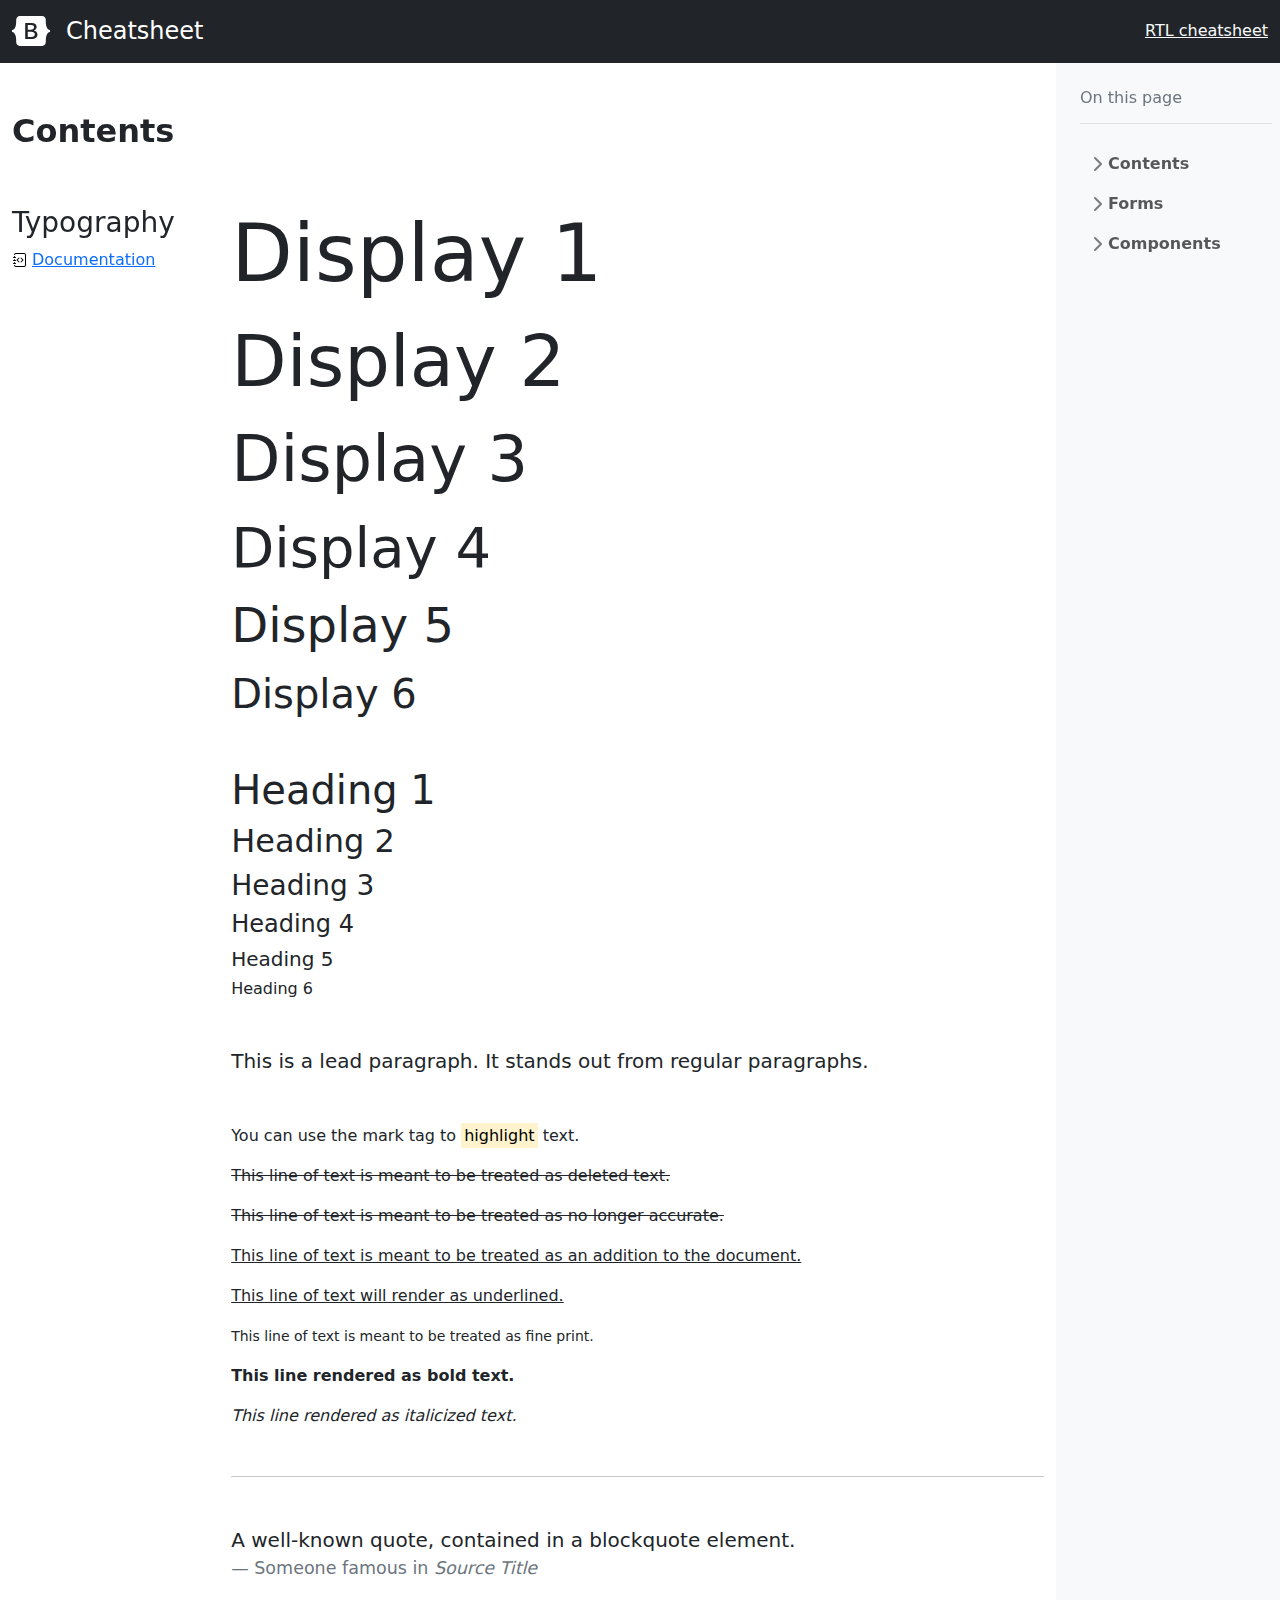
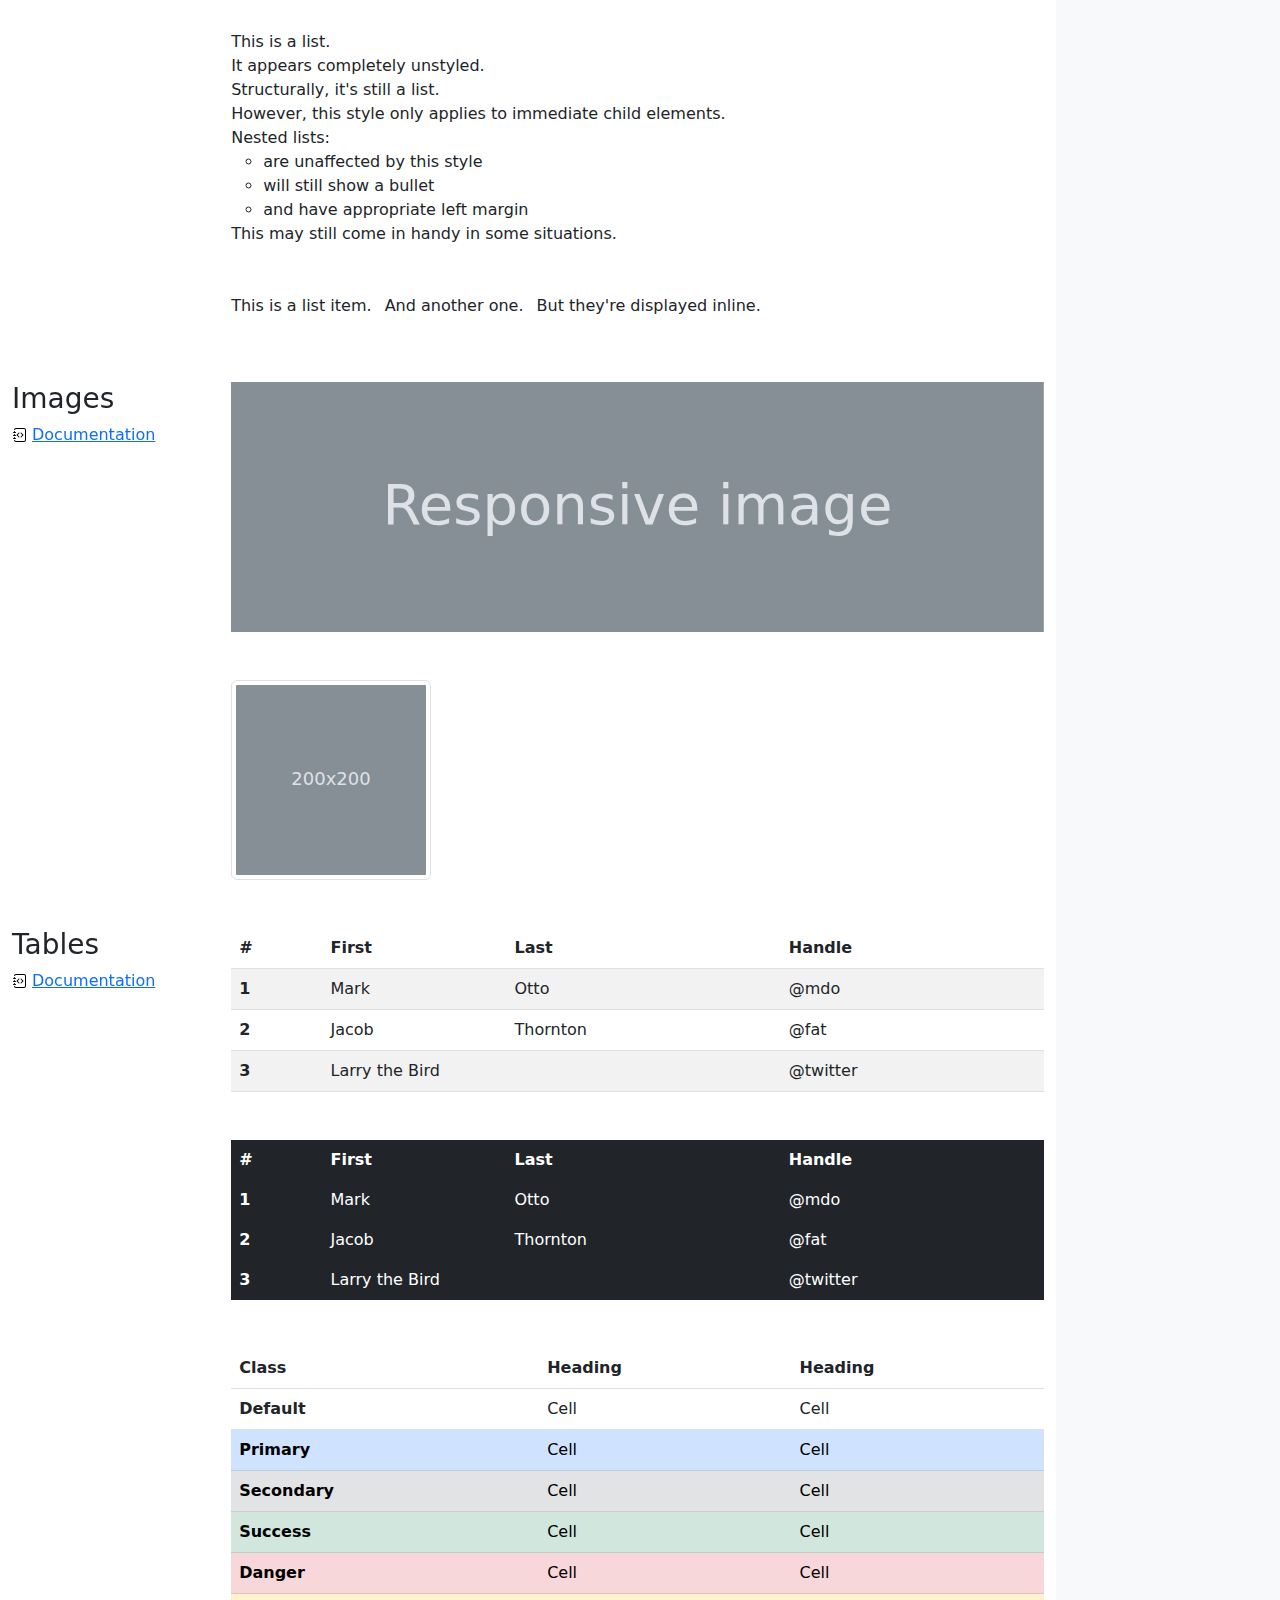
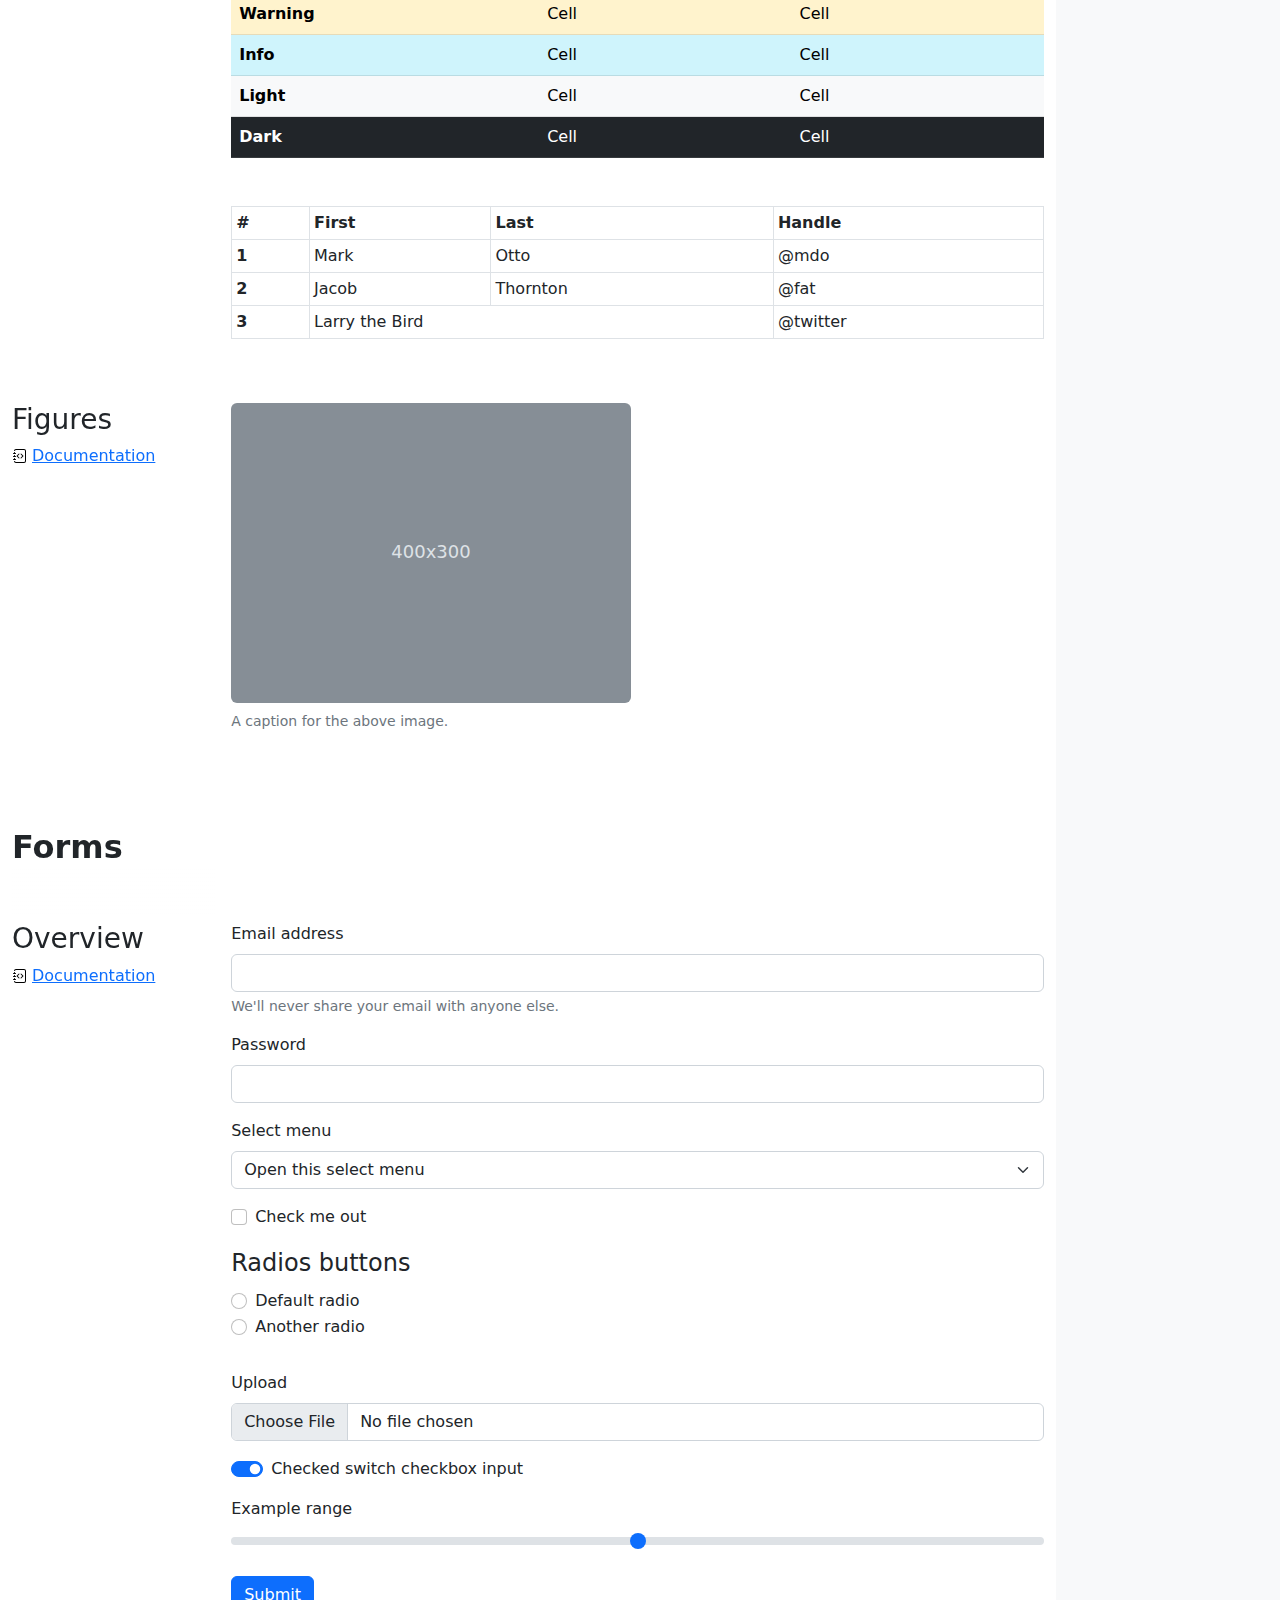
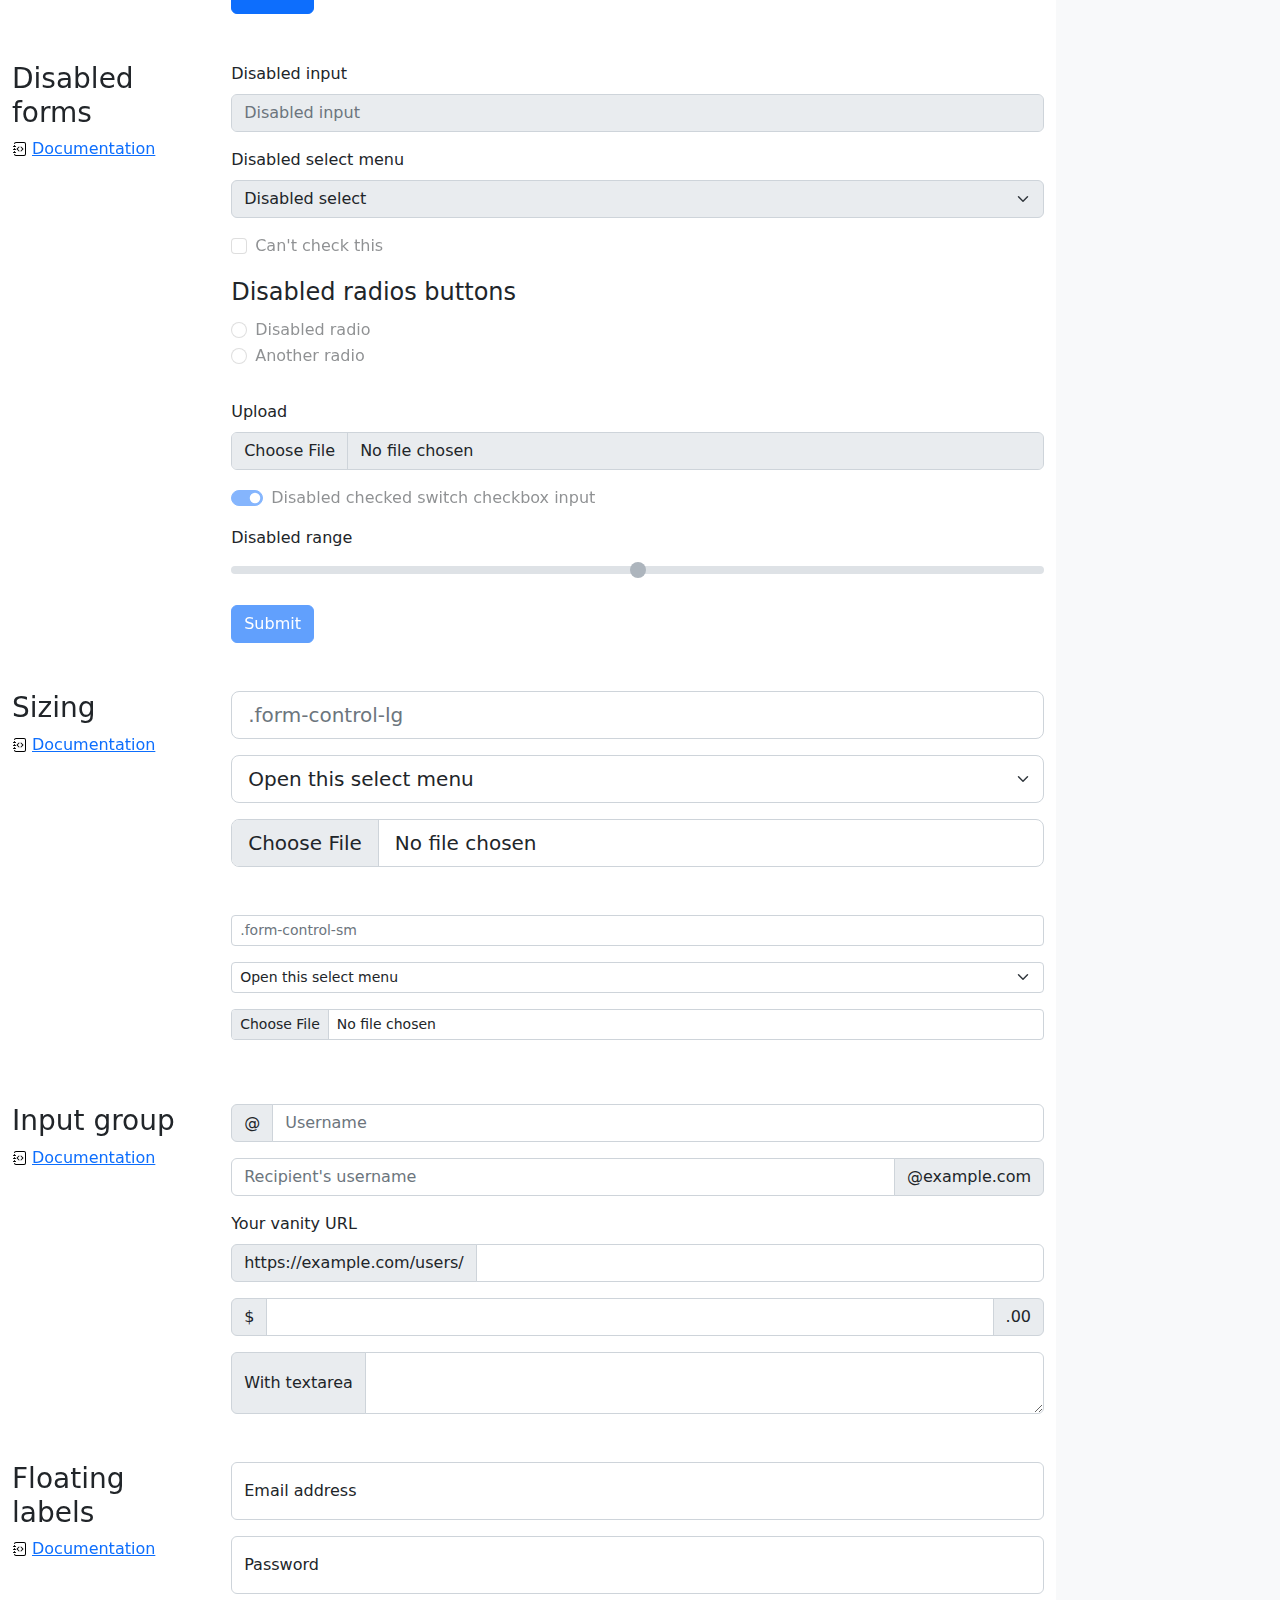
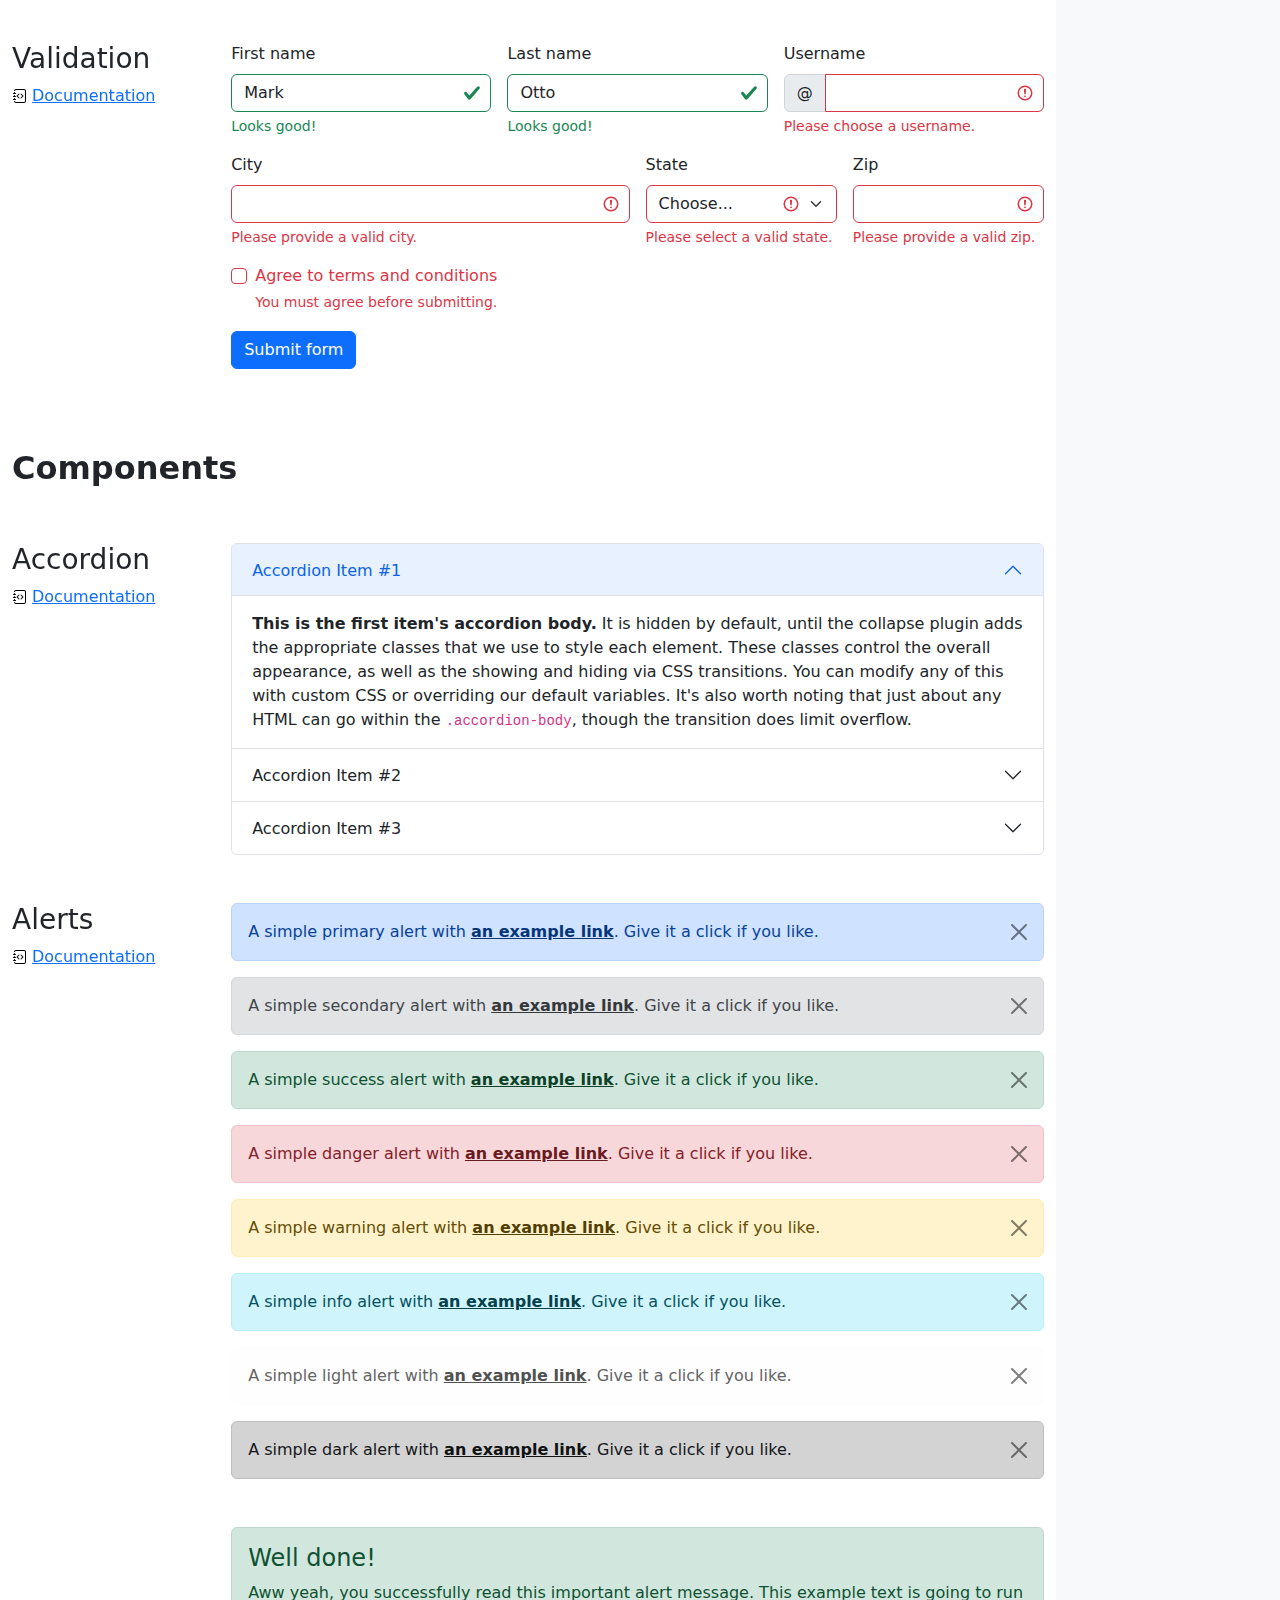
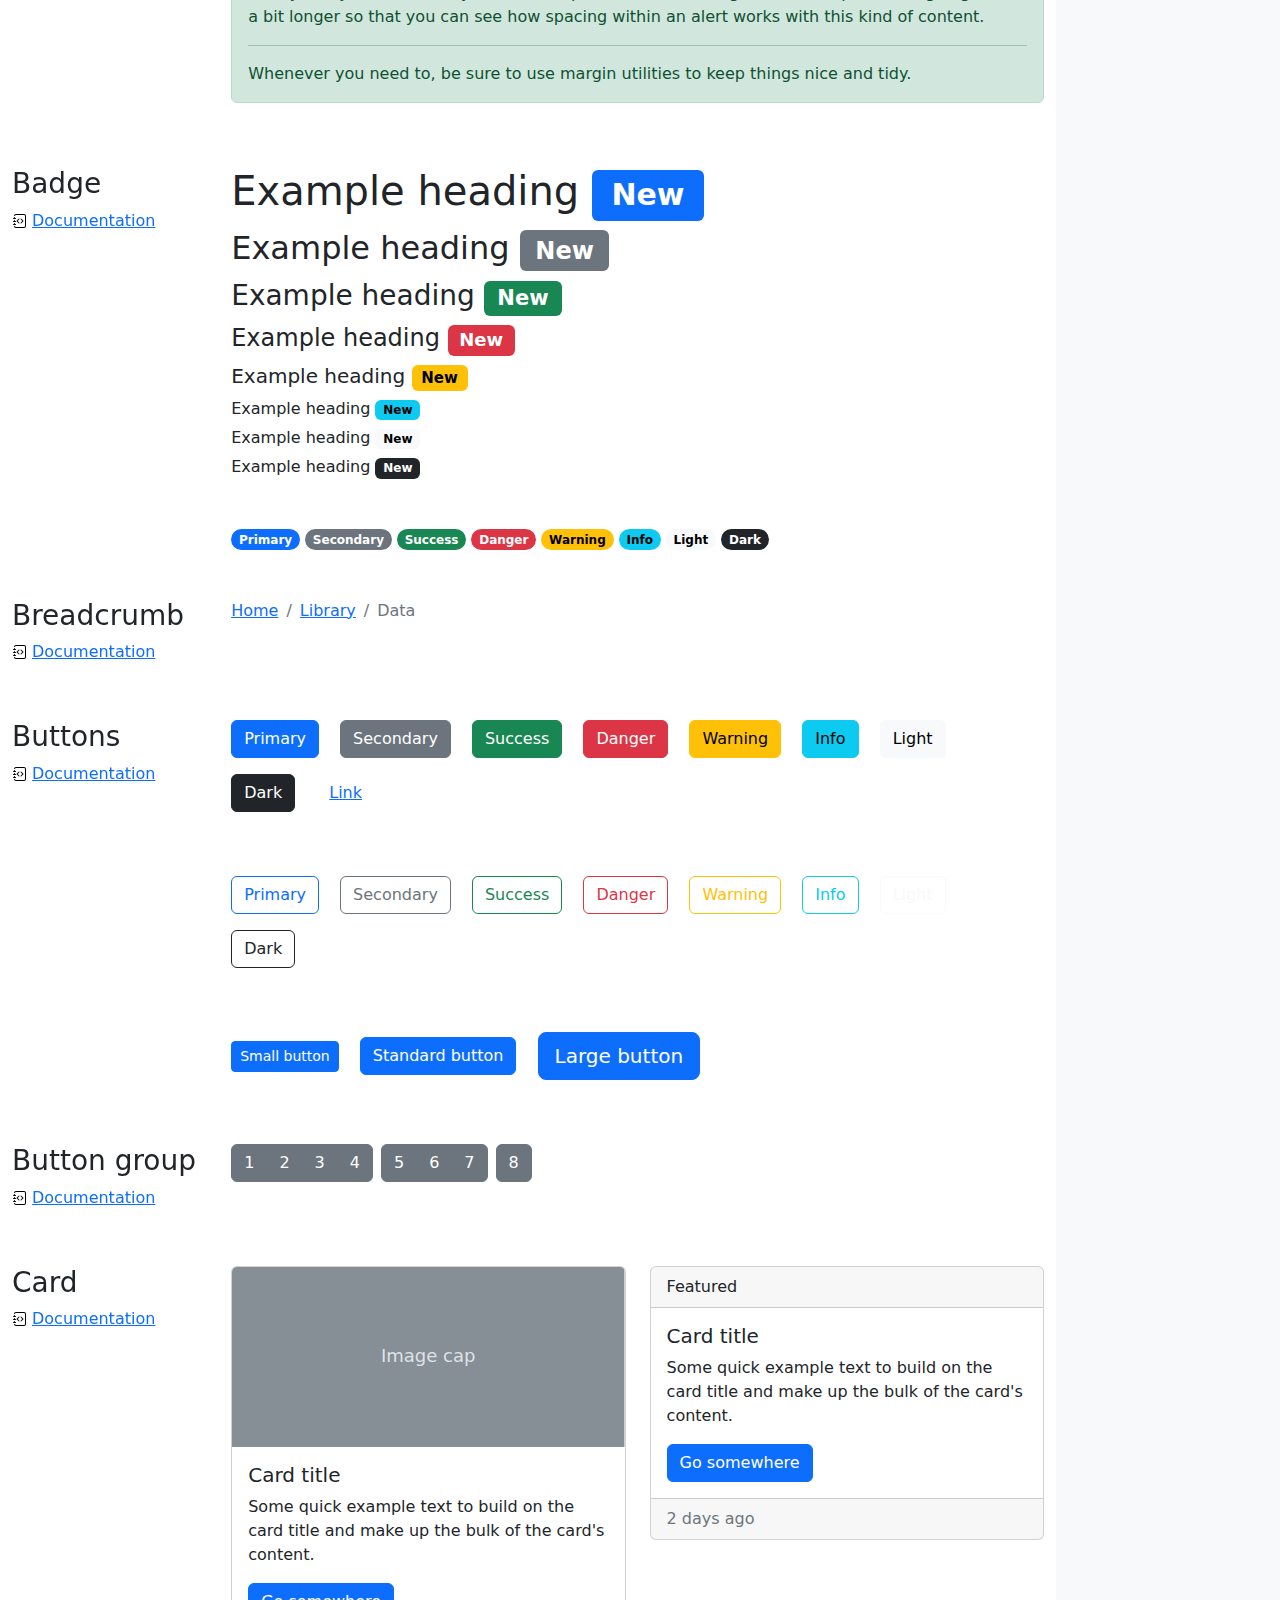
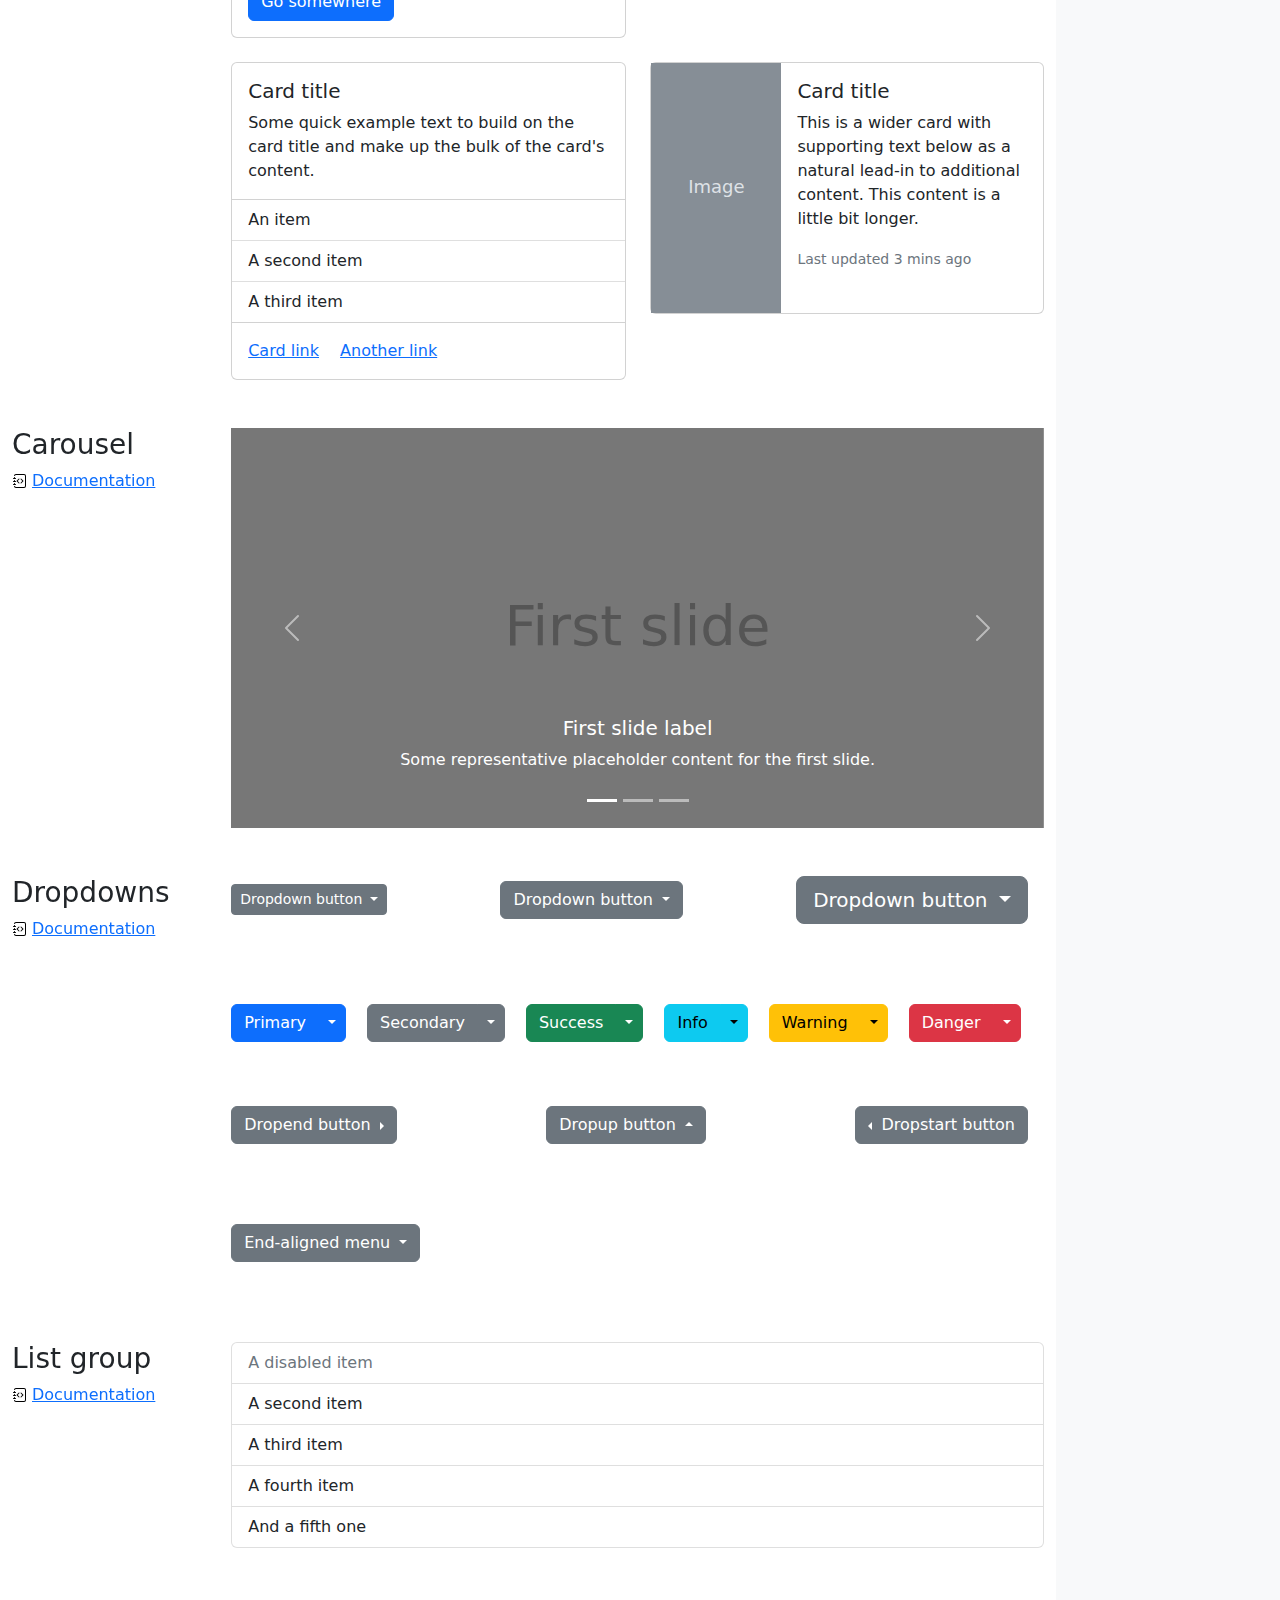
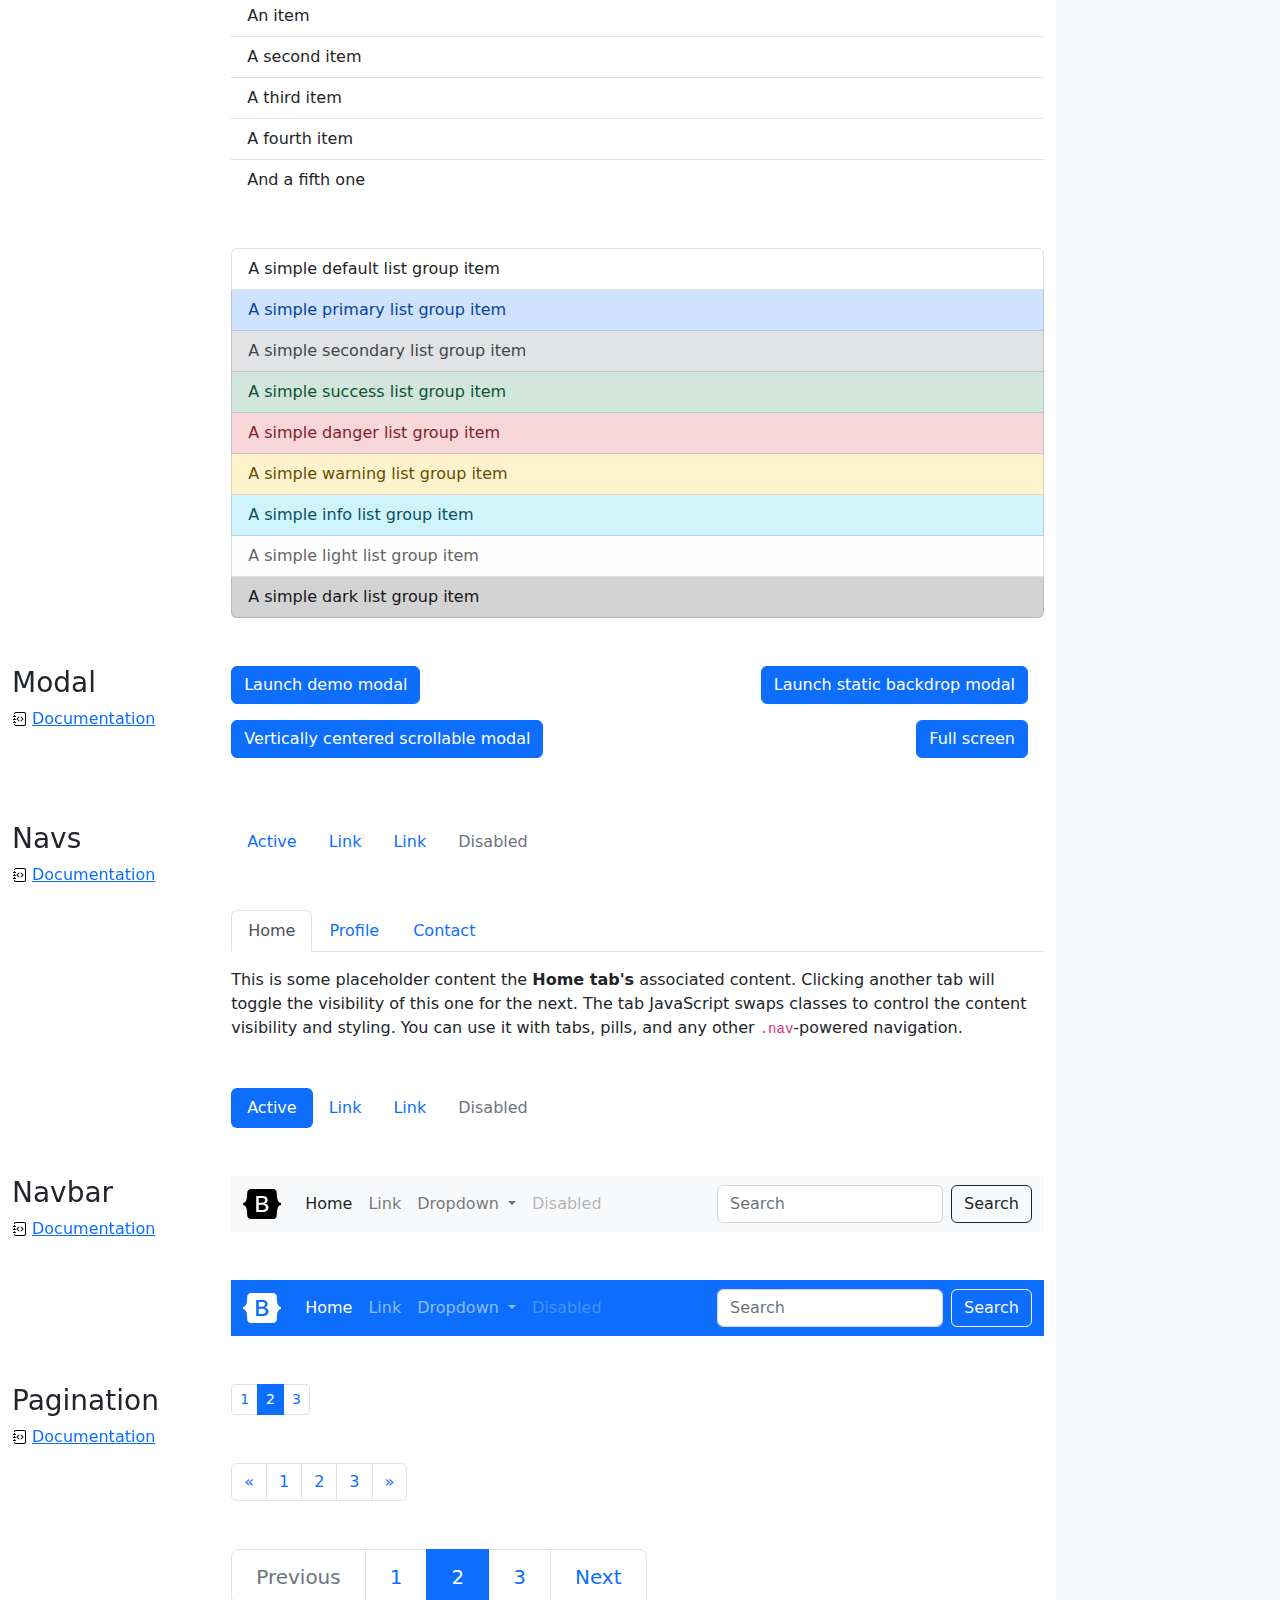
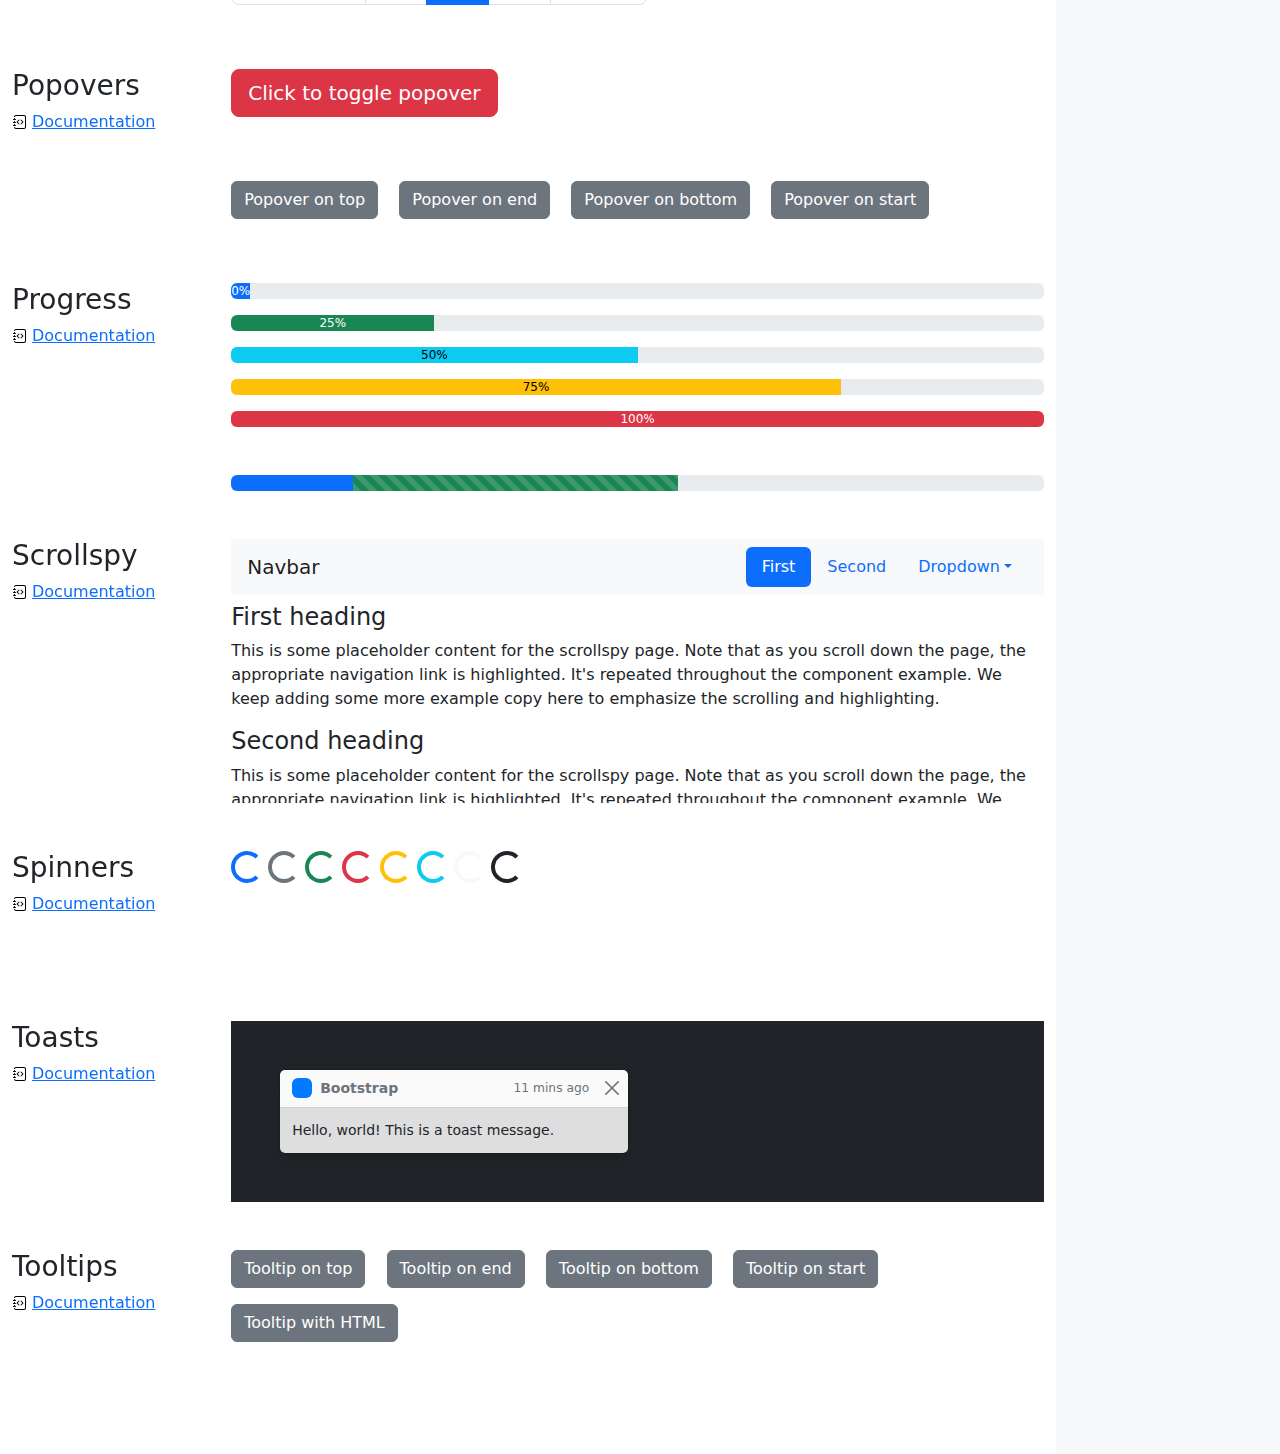
<file: bootstrap-5.2.3-examples/cheatsheet/index.html>
<!doctype html>
<html lang="en">
  <head>
    <meta charset="utf-8">
    <meta name="viewport" content="width=device-width, initial-scale=1">
    <meta name="description" content="">
    <meta name="author" content="Mark Otto, Jacob Thornton, and Bootstrap contributors">
    <meta name="generator" content="Hugo 0.104.2">
    <title>Cheatsheet · Bootstrap v5.2</title>

    <link rel="canonical" href="https://getbootstrap.com/docs/5.2/examples/cheatsheet/">

    

    

<link href="../assets/dist/css/bootstrap.min.css" rel="stylesheet">

    <style>
      .bd-placeholder-img {
        font-size: 1.125rem;
        text-anchor: middle;
        -webkit-user-select: none;
        -moz-user-select: none;
        user-select: none;
      }

      @media (min-width: 768px) {
        .bd-placeholder-img-lg {
          font-size: 3.5rem;
        }
      }

      .b-example-divider {
        height: 3rem;
        background-color: rgba(0, 0, 0, .1);
        border: solid rgba(0, 0, 0, .15);
        border-width: 1px 0;
        box-shadow: inset 0 .5em 1.5em rgba(0, 0, 0, .1), inset 0 .125em .5em rgba(0, 0, 0, .15);
      }

      .b-example-vr {
        flex-shrink: 0;
        width: 1.5rem;
        height: 100vh;
      }

      .bi {
        vertical-align: -.125em;
        fill: currentColor;
      }

      .nav-scroller {
        position: relative;
        z-index: 2;
        height: 2.75rem;
        overflow-y: hidden;
      }

      .nav-scroller .nav {
        display: flex;
        flex-wrap: nowrap;
        padding-bottom: 1rem;
        margin-top: -1px;
        overflow-x: auto;
        text-align: center;
        white-space: nowrap;
        -webkit-overflow-scrolling: touch;
      }
    </style>

    
    <!-- Custom styles for this template -->
    <link href="cheatsheet.css" rel="stylesheet">
  </head>
  <body class="bg-light">
    
<header class="bd-header bg-dark py-3 d-flex align-items-stretch border-bottom border-dark">
  <div class="container-fluid d-flex align-items-center">
    <h1 class="d-flex align-items-center fs-4 text-white mb-0">
      <img src="../assets/brand/bootstrap-logo-white.svg" width="38" height="30" class="me-3" alt="Bootstrap">
      Cheatsheet
    </h1>
    <a href="../examples/cheatsheet-rtl/" class="ms-auto link-light" hreflang="ar">RTL cheatsheet</a>
  </div>
</header>
<aside class="bd-aside sticky-xl-top text-muted align-self-start mb-3 mb-xl-5 px-2">
  <h2 class="h6 pt-4 pb-3 mb-4 border-bottom">On this page</h2>
  <nav class="small" id="toc">
    <ul class="list-unstyled">
      <li class="my-2">
        <button class="btn d-inline-flex align-items-center collapsed border-0" data-bs-toggle="collapse" aria-expanded="false" data-bs-target="#contents-collapse" aria-controls="contents-collapse">Contents</button>
        <ul class="list-unstyled ps-3 collapse" id="contents-collapse">
          <li><a class="d-inline-flex align-items-center rounded text-decoration-none" href="#typography">Typography</a></li>
          <li><a class="d-inline-flex align-items-center rounded text-decoration-none" href="#images">Images</a></li>
          <li><a class="d-inline-flex align-items-center rounded text-decoration-none" href="#tables">Tables</a></li>
          <li><a class="d-inline-flex align-items-center rounded text-decoration-none" href="#figures">Figures</a></li>
        </ul>
      </li>
      <li class="my-2">
        <button class="btn d-inline-flex align-items-center collapsed border-0" data-bs-toggle="collapse" aria-expanded="false" data-bs-target="#forms-collapse" aria-controls="forms-collapse">Forms</button>
        <ul class="list-unstyled ps-3 collapse" id="forms-collapse">
          <li><a class="d-inline-flex align-items-center rounded text-decoration-none" href="#overview">Overview</a></li>
          <li><a class="d-inline-flex align-items-center rounded text-decoration-none" href="#disabled-forms">Disabled forms</a></li>
          <li><a class="d-inline-flex align-items-center rounded text-decoration-none" href="#sizing">Sizing</a></li>
          <li><a class="d-inline-flex align-items-center rounded text-decoration-none" href="#input-group">Input group</a></li>
          <li><a class="d-inline-flex align-items-center rounded text-decoration-none" href="#floating-labels">Floating labels</a></li>
          <li><a class="d-inline-flex align-items-center rounded text-decoration-none" href="#validation">Validation</a></li>
        </ul>
      </li>
      <li class="my-2">
        <button class="btn d-inline-flex align-items-center collapsed border-0" data-bs-toggle="collapse" aria-expanded="false" data-bs-target="#components-collapse" aria-controls="components-collapse">Components</button>
        <ul class="list-unstyled ps-3 collapse" id="components-collapse">
          <li><a class="d-inline-flex align-items-center rounded text-decoration-none" href="#accordion">Accordion</a></li>
          <li><a class="d-inline-flex align-items-center rounded text-decoration-none" href="#alerts">Alerts</a></li>
          <li><a class="d-inline-flex align-items-center rounded text-decoration-none" href="#badge">Badge</a></li>
          <li><a class="d-inline-flex align-items-center rounded text-decoration-none" href="#breadcrumb">Breadcrumb</a></li>
          <li><a class="d-inline-flex align-items-center rounded text-decoration-none" href="#buttons">Buttons</a></li>
          <li><a class="d-inline-flex align-items-center rounded text-decoration-none" href="#button-group">Button group</a></li>
          <li><a class="d-inline-flex align-items-center rounded text-decoration-none" href="#card">Card</a></li>
          <li><a class="d-inline-flex align-items-center rounded text-decoration-none" href="#carousel">Carousel</a></li>
          <li><a class="d-inline-flex align-items-center rounded text-decoration-none" href="#dropdowns">Dropdowns</a></li>
          <li><a class="d-inline-flex align-items-center rounded text-decoration-none" href="#list-group">List group</a></li>
          <li><a class="d-inline-flex align-items-center rounded text-decoration-none" href="#modal">Modal</a></li>
          <li><a class="d-inline-flex align-items-center rounded text-decoration-none" href="#navs">Navs</a></li>
          <li><a class="d-inline-flex align-items-center rounded text-decoration-none" href="#navbar">Navbar</a></li>
          <li><a class="d-inline-flex align-items-center rounded text-decoration-none" href="#pagination">Pagination</a></li>
          <li><a class="d-inline-flex align-items-center rounded text-decoration-none" href="#popovers">Popovers</a></li>
          <li><a class="d-inline-flex align-items-center rounded text-decoration-none" href="#progress">Progress</a></li>
          <li><a class="d-inline-flex align-items-center rounded text-decoration-none" href="#scrollspy">Scrollspy</a></li>
          <li><a class="d-inline-flex align-items-center rounded text-decoration-none" href="#spinners">Spinners</a></li>
          <li><a class="d-inline-flex align-items-center rounded text-decoration-none" href="#toasts">Toasts</a></li>
          <li><a class="d-inline-flex align-items-center rounded text-decoration-none" href="#tooltips">Tooltips</a></li>
        </ul>
      </li>
    </ul>
  </nav>
</aside>
<div class="bd-cheatsheet container-fluid bg-body">
  <section id="content">
    <h2 class="sticky-xl-top fw-bold pt-3 pt-xl-5 pb-2 pb-xl-3">Contents</h2>

    <article class="my-3" id="typography">
      <div class="bd-heading sticky-xl-top align-self-start mt-5 mb-3 mt-xl-0 mb-xl-2">
        <h3>Typography</h3>
        <a class="d-flex align-items-center" href="../content/typography/">Documentation</a>
      </div>

      <div>
        <div class="bd-example-snippet bd-code-snippet"><div class="bd-example">
        <p class="display-1">Display 1</p>
        <p class="display-2">Display 2</p>
        <p class="display-3">Display 3</p>
        <p class="display-4">Display 4</p>
        <p class="display-5">Display 5</p>
        <p class="display-6">Display 6</p>
        </div></div>


        <div class="bd-example-snippet bd-code-snippet"><div class="bd-example">
        <p class="h1">Heading 1</p>
        <p class="h2">Heading 2</p>
        <p class="h3">Heading 3</p>
        <p class="h4">Heading 4</p>
        <p class="h5">Heading 5</p>
        <p class="h6">Heading 6</p>
        </div></div>


        <div class="bd-example-snippet bd-code-snippet"><div class="bd-example">
        <p class="lead">
          This is a lead paragraph. It stands out from regular paragraphs.
        </p>
        </div></div>


        <div class="bd-example-snippet bd-code-snippet"><div class="bd-example">
        <p>You can use the mark tag to <mark>highlight</mark> text.</p>
        <p><del>This line of text is meant to be treated as deleted text.</del></p>
        <p><s>This line of text is meant to be treated as no longer accurate.</s></p>
        <p><ins>This line of text is meant to be treated as an addition to the document.</ins></p>
        <p><u>This line of text will render as underlined.</u></p>
        <p><small>This line of text is meant to be treated as fine print.</small></p>
        <p><strong>This line rendered as bold text.</strong></p>
        <p><em>This line rendered as italicized text.</em></p>
        </div></div>


        <div class="bd-example-snippet bd-code-snippet"><div class="bd-example">
        <hr>
        </div></div>


        <div class="bd-example-snippet bd-code-snippet"><div class="bd-example">
        <blockquote class="blockquote">
          <p>A well-known quote, contained in a blockquote element.</p>
          <footer class="blockquote-footer">Someone famous in <cite title="Source Title">Source Title</cite></footer>
        </blockquote>
        </div></div>


        <div class="bd-example-snippet bd-code-snippet"><div class="bd-example">
        <ul class="list-unstyled">
          <li>This is a list.</li>
          <li>It appears completely unstyled.</li>
          <li>Structurally, it's still a list.</li>
          <li>However, this style only applies to immediate child elements.</li>
          <li>Nested lists:
            <ul>
              <li>are unaffected by this style</li>
              <li>will still show a bullet</li>
              <li>and have appropriate left margin</li>
            </ul>
          </li>
          <li>This may still come in handy in some situations.</li>
        </ul>
        </div></div>


        <div class="bd-example-snippet bd-code-snippet"><div class="bd-example">
        <ul class="list-inline">
          <li class="list-inline-item">This is a list item.</li>
          <li class="list-inline-item">And another one.</li>
          <li class="list-inline-item">But they're displayed inline.</li>
        </ul>
        </div></div>

      </div>
    </article>
    <article class="my-3" id="images">
      <div class="bd-heading sticky-xl-top align-self-start mt-5 mb-3 mt-xl-0 mb-xl-2">
        <h3>Images</h3>
        <a class="d-flex align-items-center" href="../content/images/">Documentation</a>
      </div>

      <div>
        <div class="bd-example-snippet bd-code-snippet"><div class="bd-example">
        <svg class="bd-placeholder-img bd-placeholder-img-lg img-fluid" width="100%" height="250" xmlns="http://www.w3.org/2000/svg" role="img" aria-label="Placeholder: Responsive image" preserveAspectRatio="xMidYMid slice" focusable="false"><title>Placeholder</title><rect width="100%" height="100%" fill="#868e96"/><text x="50%" y="50%" fill="#dee2e6" dy=".3em">Responsive image</text></svg>

        </div></div>


        <div class="bd-example-snippet bd-code-snippet"><div class="bd-example">
        <svg class="bd-placeholder-img img-thumbnail" width="200" height="200" xmlns="http://www.w3.org/2000/svg" role="img" aria-label="A generic square placeholder image with a white border around it, making it resemble a photograph taken with an old instant camera: 200x200" preserveAspectRatio="xMidYMid slice" focusable="false"><title>A generic square placeholder image with a white border around it, making it resemble a photograph taken with an old instant camera</title><rect width="100%" height="100%" fill="#868e96"/><text x="50%" y="50%" fill="#dee2e6" dy=".3em">200x200</text></svg>

        </div></div>

      </div>
    </article>
    <article class="my-3" id="tables">
      <div class="bd-heading sticky-xl-top align-self-start mt-5 mb-3 mt-xl-0 mb-xl-2">
        <h3>Tables</h3>
        <a class="d-flex align-items-center" href="../content/tables/">Documentation</a>
      </div>

      <div>
        <div class="bd-example-snippet bd-code-snippet"><div class="bd-example">
        <table class="table table-striped">
          <thead>
          <tr>
            <th scope="col">#</th>
            <th scope="col">First</th>
            <th scope="col">Last</th>
            <th scope="col">Handle</th>
          </tr>
          </thead>
          <tbody>
          <tr>
            <th scope="row">1</th>
            <td>Mark</td>
            <td>Otto</td>
            <td>@mdo</td>
          </tr>
          <tr>
            <th scope="row">2</th>
            <td>Jacob</td>
            <td>Thornton</td>
            <td>@fat</td>
          </tr>
          <tr>
            <th scope="row">3</th>
            <td colspan="2">Larry the Bird</td>
            <td>@twitter</td>
          </tr>
          </tbody>
        </table>
        </div></div>


        <div class="bd-example-snippet bd-code-snippet"><div class="bd-example">
        <table class="table table-dark table-borderless">
          <thead>
          <tr>
            <th scope="col">#</th>
            <th scope="col">First</th>
            <th scope="col">Last</th>
            <th scope="col">Handle</th>
          </tr>
          </thead>
          <tbody>
          <tr>
            <th scope="row">1</th>
            <td>Mark</td>
            <td>Otto</td>
            <td>@mdo</td>
          </tr>
          <tr>
            <th scope="row">2</th>
            <td>Jacob</td>
            <td>Thornton</td>
            <td>@fat</td>
          </tr>
          <tr>
            <th scope="row">3</th>
            <td colspan="2">Larry the Bird</td>
            <td>@twitter</td>
          </tr>
          </tbody>
        </table>
        </div></div>


        <div class="bd-example-snippet bd-code-snippet"><div class="bd-example">
        <table class="table table-hover">
          <thead>
          <tr>
            <th scope="col">Class</th>
            <th scope="col">Heading</th>
            <th scope="col">Heading</th>
          </tr>
          </thead>
          <tbody>
          <tr>
            <th scope="row">Default</th>
            <td>Cell</td>
            <td>Cell</td>
          </tr>
          
          <tr class="table-primary">
            <th scope="row">Primary</th>
            <td>Cell</td>
            <td>Cell</td>
          </tr>
          <tr class="table-secondary">
            <th scope="row">Secondary</th>
            <td>Cell</td>
            <td>Cell</td>
          </tr>
          <tr class="table-success">
            <th scope="row">Success</th>
            <td>Cell</td>
            <td>Cell</td>
          </tr>
          <tr class="table-danger">
            <th scope="row">Danger</th>
            <td>Cell</td>
            <td>Cell</td>
          </tr>
          <tr class="table-warning">
            <th scope="row">Warning</th>
            <td>Cell</td>
            <td>Cell</td>
          </tr>
          <tr class="table-info">
            <th scope="row">Info</th>
            <td>Cell</td>
            <td>Cell</td>
          </tr>
          <tr class="table-light">
            <th scope="row">Light</th>
            <td>Cell</td>
            <td>Cell</td>
          </tr>
          <tr class="table-dark">
            <th scope="row">Dark</th>
            <td>Cell</td>
            <td>Cell</td>
          </tr>
          </tbody>
        </table>
        </div></div>


        <div class="bd-example-snippet bd-code-snippet"><div class="bd-example">
        <table class="table table-sm table-bordered">
          <thead>
          <tr>
            <th scope="col">#</th>
            <th scope="col">First</th>
            <th scope="col">Last</th>
            <th scope="col">Handle</th>
          </tr>
          </thead>
          <tbody>
          <tr>
            <th scope="row">1</th>
            <td>Mark</td>
            <td>Otto</td>
            <td>@mdo</td>
          </tr>
          <tr>
            <th scope="row">2</th>
            <td>Jacob</td>
            <td>Thornton</td>
            <td>@fat</td>
          </tr>
          <tr>
            <th scope="row">3</th>
            <td colspan="2">Larry the Bird</td>
            <td>@twitter</td>
          </tr>
          </tbody>
        </table>
        </div></div>

      </div>
    </article>
    <article class="my-3" id="figures">
      <div class="bd-heading sticky-xl-top align-self-start mt-5 mb-3 mt-xl-0 mb-xl-2">
        <h3>Figures</h3>
        <a class="d-flex align-items-center" href="../content/figures/">Documentation</a>
      </div>

      <div>
        <div class="bd-example-snippet bd-code-snippet"><div class="bd-example">
        <figure class="figure">
          <svg class="bd-placeholder-img figure-img img-fluid rounded" width="400" height="300" xmlns="http://www.w3.org/2000/svg" role="img" aria-label="Placeholder: 400x300" preserveAspectRatio="xMidYMid slice" focusable="false"><title>Placeholder</title><rect width="100%" height="100%" fill="#868e96"/><text x="50%" y="50%" fill="#dee2e6" dy=".3em">400x300</text></svg>

          <figcaption class="figure-caption">A caption for the above image.</figcaption>
        </figure>
        </div></div>

      </div>
    </article>
  </section>

  <section id="forms">
    <h2 class="sticky-xl-top fw-bold pt-3 pt-xl-5 pb-2 pb-xl-3">Forms</h2>

    <article class="my-3" id="overview">
      <div class="bd-heading sticky-xl-top align-self-start mt-5 mb-3 mt-xl-0 mb-xl-2">
        <h3>Overview</h3>
        <a class="d-flex align-items-center" href="../forms/overview/">Documentation</a>
      </div>

      <div>
        <div class="bd-example-snippet bd-code-snippet"><div class="bd-example">
        <form>
          <div class="mb-3">
            <label for="exampleInputEmail1" class="form-label">Email address</label>
            <input type="email" class="form-control" id="exampleInputEmail1" aria-describedby="emailHelp">
            <div id="emailHelp" class="form-text">We'll never share your email with anyone else.</div>
          </div>
          <div class="mb-3">
            <label for="exampleInputPassword1" class="form-label">Password</label>
            <input type="password" class="form-control" id="exampleInputPassword1">
          </div>
          <div class="mb-3">
            <label for="exampleSelect" class="form-label">Select menu</label>
            <select class="form-select" id="exampleSelect">
              <option selected>Open this select menu</option>
              <option value="1">One</option>
              <option value="2">Two</option>
              <option value="3">Three</option>
            </select>
          </div>
          <div class="mb-3 form-check">
            <input type="checkbox" class="form-check-input" id="exampleCheck1">
            <label class="form-check-label" for="exampleCheck1">Check me out</label>
          </div>
          <fieldset class="mb-3">
            <legend>Radios buttons</legend>
            <div class="form-check">
              <input type="radio" name="radios" class="form-check-input" id="exampleRadio1">
              <label class="form-check-label" for="exampleRadio1">Default radio</label>
            </div>
            <div class="mb-3 form-check">
              <input type="radio" name="radios" class="form-check-input" id="exampleRadio2">
              <label class="form-check-label" for="exampleRadio2">Another radio</label>
            </div>
          </fieldset>
          <div class="mb-3">
            <label class="form-label" for="customFile">Upload</label>
            <input type="file" class="form-control" id="customFile">
          </div>
          <div class="mb-3 form-check form-switch">
            <input class="form-check-input" type="checkbox" role="switch" id="flexSwitchCheckChecked" checked>
            <label class="form-check-label" for="flexSwitchCheckChecked">Checked switch checkbox input</label>
          </div>
          <div class="mb-3">
            <label for="customRange3" class="form-label">Example range</label>
            <input type="range" class="form-range" min="0" max="5" step="0.5" id="customRange3">
          </div>
          <button type="submit" class="btn btn-primary">Submit</button>
        </form>
        </div></div>

      </div>
    </article>
    <article class="my-3" id="disabled-forms">
      <div class="bd-heading sticky-xl-top align-self-start mt-5 mb-3 mt-xl-0 mb-xl-2">
        <h3>Disabled forms</h3>
        <a class="d-flex align-items-center" href="../forms/overview/#disabled-forms">Documentation</a>
      </div>

      <div>
        <div class="bd-example-snippet bd-code-snippet"><div class="bd-example">
        <form>
          <fieldset disabled aria-label="Disabled fieldset example">
            <div class="mb-3">
              <label for="disabledTextInput" class="form-label">Disabled input</label>
              <input type="text" id="disabledTextInput" class="form-control" placeholder="Disabled input">
            </div>
            <div class="mb-3">
              <label for="disabledSelect" class="form-label">Disabled select menu</label>
              <select id="disabledSelect" class="form-select">
                <option>Disabled select</option>
              </select>
            </div>
            <div class="mb-3">
              <div class="form-check">
                <input class="form-check-input" type="checkbox" id="disabledFieldsetCheck" disabled>
                <label class="form-check-label" for="disabledFieldsetCheck">
                  Can't check this
                </label>
              </div>
            </div>
            <fieldset class="mb-3">
              <legend>Disabled radios buttons</legend>
              <div class="form-check">
                <input type="radio" name="radios" class="form-check-input" id="disabledRadio1" disabled>
                <label class="form-check-label" for="disabledRadio1">Disabled radio</label>
              </div>
              <div class="mb-3 form-check">
                <input type="radio" name="radios" class="form-check-input" id="disabledRadio2" disabled>
                <label class="form-check-label" for="disabledRadio2">Another radio</label>
              </div>
            </fieldset>
            <div class="mb-3">
              <label class="form-label" for="disabledCustomFile">Upload</label>
              <input type="file" class="form-control" id="disabledCustomFile" disabled>
            </div>
            <div class="mb-3 form-check form-switch">
              <input class="form-check-input" type="checkbox" role="switch" id="disabledSwitchCheckChecked" checked disabled>
              <label class="form-check-label" for="disabledSwitchCheckChecked">Disabled checked switch checkbox input</label>
            </div>
            <div class="mb-3">
              <label for="disabledRange" class="form-label">Disabled range</label>
              <input type="range" class="form-range" min="0" max="5" step="0.5" id="disabledRange">
            </div>
            <button type="submit" class="btn btn-primary">Submit</button>
          </fieldset>
        </form>
        </div></div>

      </div>
    </article>
    <article class="my-3" id="sizing">
      <div class="bd-heading sticky-xl-top align-self-start mt-5 mb-3 mt-xl-0 mb-xl-2">
        <h3>Sizing</h3>
        <a class="d-flex align-items-center" href="../forms/form-control/#sizing">Documentation</a>
      </div>

      <div>
        <div class="bd-example-snippet bd-code-snippet"><div class="bd-example">
        <div class="mb-3">
          <input class="form-control form-control-lg" type="text" placeholder=".form-control-lg" aria-label=".form-control-lg example">
        </div>
        <div class="mb-3">
          <select class="form-select form-select-lg" aria-label=".form-select-lg example">
            <option selected>Open this select menu</option>
            <option value="1">One</option>
            <option value="2">Two</option>
            <option value="3">Three</option>
          </select>
        </div>
        <div class="mb-3">
          <input type="file" class="form-control form-control-lg" aria-label="Large file input example">
        </div>
        </div></div>


        <div class="bd-example-snippet bd-code-snippet"><div class="bd-example">
        <div class="mb-3">
          <input class="form-control form-control-sm" type="text" placeholder=".form-control-sm" aria-label=".form-control-sm example">
        </div>
        <div class="mb-3">
          <select class="form-select form-select-sm" aria-label=".form-select-sm example">
            <option selected>Open this select menu</option>
            <option value="1">One</option>
            <option value="2">Two</option>
            <option value="3">Three</option>
          </select>
        </div>
        <div class="mb-3">
          <input type="file" class="form-control form-control-sm" aria-label="Small file input example">
        </div>
        </div></div>

      </div>
    </article>
    <article class="my-3" id="input-group">
      <div class="bd-heading sticky-xl-top align-self-start mt-5 mb-3 mt-xl-0 mb-xl-2">
        <h3>Input group</h3>
        <a class="d-flex align-items-center" href="../forms/input-group/">Documentation</a>
      </div>

      <div>
        <div class="bd-example-snippet bd-code-snippet"><div class="bd-example">
        <div class="input-group mb-3">
          <span class="input-group-text" id="basic-addon1">@</span>
          <input type="text" class="form-control" placeholder="Username" aria-label="Username" aria-describedby="basic-addon1">
        </div>
        <div class="input-group mb-3">
          <input type="text" class="form-control" placeholder="Recipient's username" aria-label="Recipient's username" aria-describedby="basic-addon2">
          <span class="input-group-text" id="basic-addon2">@example.com</span>
        </div>
        <label for="basic-url" class="form-label">Your vanity URL</label>
        <div class="input-group mb-3">
          <span class="input-group-text" id="basic-addon3">https://example.com/users/</span>
          <input type="text" class="form-control" id="basic-url" aria-describedby="basic-addon3">
        </div>
        <div class="input-group mb-3">
          <span class="input-group-text">$</span>
          <input type="text" class="form-control" aria-label="Amount (to the nearest dollar)">
          <span class="input-group-text">.00</span>
        </div>
        <div class="input-group">
          <span class="input-group-text">With textarea</span>
          <textarea class="form-control" aria-label="With textarea"></textarea>
        </div>
        </div></div>

      </div>
    </article>
    <article class="my-3" id="floating-labels">
      <div class="bd-heading sticky-xl-top align-self-start mt-5 mb-3 mt-xl-0 mb-xl-2">
        <h3>Floating labels</h3>
        <a class="d-flex align-items-center" href="../forms/floating-labels/">Documentation</a>
      </div>

      <div>
        <div class="bd-example-snippet bd-code-snippet"><div class="bd-example">
        <form>
          <div class="form-floating mb-3">
            <input type="email" class="form-control" id="floatingInput" placeholder="name@example.com">
            <label for="floatingInput">Email address</label>
          </div>
          <div class="form-floating">
            <input type="password" class="form-control" id="floatingPassword" placeholder="Password">
            <label for="floatingPassword">Password</label>
          </div>
        </form>
        </div></div>

      </div>
    </article>
    <article class="my-3" id="validation">
      <div class="bd-heading sticky-xl-top align-self-start mt-5 mb-3 mt-xl-0 mb-xl-2">
        <h3>Validation</h3>
        <a class="d-flex align-items-center" href="../forms/validation/">Documentation</a>
      </div>

      <div>
        <div class="bd-example-snippet bd-code-snippet"><div class="bd-example">
        <form class="row g-3">
          <div class="col-md-4">
            <label for="validationServer01" class="form-label">First name</label>
            <input type="text" class="form-control is-valid" id="validationServer01" value="Mark" required>
            <div class="valid-feedback">
              Looks good!
            </div>
          </div>
          <div class="col-md-4">
            <label for="validationServer02" class="form-label">Last name</label>
            <input type="text" class="form-control is-valid" id="validationServer02" value="Otto" required>
            <div class="valid-feedback">
              Looks good!
            </div>
          </div>
          <div class="col-md-4">
            <label for="validationServerUsername" class="form-label">Username</label>
            <div class="input-group has-validation">
              <span class="input-group-text" id="inputGroupPrepend3">@</span>
              <input type="text" class="form-control is-invalid" id="validationServerUsername" aria-describedby="inputGroupPrepend3" required>
              <div class="invalid-feedback">
                Please choose a username.
              </div>
            </div>
          </div>
          <div class="col-md-6">
            <label for="validationServer03" class="form-label">City</label>
            <input type="text" class="form-control is-invalid" id="validationServer03" required>
            <div class="invalid-feedback">
              Please provide a valid city.
            </div>
          </div>
          <div class="col-md-3">
            <label for="validationServer04" class="form-label">State</label>
            <select class="form-select is-invalid" id="validationServer04" required>
              <option selected disabled value="">Choose...</option>
              <option>...</option>
            </select>
            <div class="invalid-feedback">
              Please select a valid state.
            </div>
          </div>
          <div class="col-md-3">
            <label for="validationServer05" class="form-label">Zip</label>
            <input type="text" class="form-control is-invalid" id="validationServer05" required>
            <div class="invalid-feedback">
              Please provide a valid zip.
            </div>
          </div>
          <div class="col-12">
            <div class="form-check">
              <input class="form-check-input is-invalid" type="checkbox" value="" id="invalidCheck3" required>
              <label class="form-check-label" for="invalidCheck3">
                Agree to terms and conditions
              </label>
              <div class="invalid-feedback">
                You must agree before submitting.
              </div>
            </div>
          </div>
          <div class="col-12">
            <button class="btn btn-primary" type="submit">Submit form</button>
          </div>
        </form>
        </div></div>

      </div>
    </article>
  </section>

  <section id="components">
    <h2 class="sticky-xl-top fw-bold pt-3 pt-xl-5 pb-2 pb-xl-3">Components</h2>

    <article class="my-3" id="accordion">
      <div class="bd-heading sticky-xl-top align-self-start mt-5 mb-3 mt-xl-0 mb-xl-2">
        <h3>Accordion</h3>
        <a class="d-flex align-items-center" href="../components/accordion/">Documentation</a>
      </div>

      <div>
        <div class="bd-example-snippet bd-code-snippet"><div class="bd-example">
        <div class="accordion" id="accordionExample">
          <div class="accordion-item">
            <h4 class="accordion-header" id="headingOne">
              <button class="accordion-button" type="button" data-bs-toggle="collapse" data-bs-target="#collapseOne" aria-expanded="true" aria-controls="collapseOne">
                Accordion Item #1
              </button>
            </h4>
            <div id="collapseOne" class="accordion-collapse collapse show" aria-labelledby="headingOne" data-bs-parent="#accordionExample">
              <div class="accordion-body">
                <strong>This is the first item's accordion body.</strong> It is hidden by default, until the collapse plugin adds the appropriate classes that we use to style each element. These classes control the overall appearance, as well as the showing and hiding via CSS transitions. You can modify any of this with custom CSS or overriding our default variables. It's also worth noting that just about any HTML can go within the <code>.accordion-body</code>, though the transition does limit overflow.
              </div>
            </div>
          </div>
          <div class="accordion-item">
            <h4 class="accordion-header" id="headingTwo">
              <button class="accordion-button collapsed" type="button" data-bs-toggle="collapse" data-bs-target="#collapseTwo" aria-expanded="false" aria-controls="collapseTwo">
                Accordion Item #2
              </button>
            </h4>
            <div id="collapseTwo" class="accordion-collapse collapse" aria-labelledby="headingTwo" data-bs-parent="#accordionExample">
              <div class="accordion-body">
                <strong>This is the second item's accordion body.</strong> It is hidden by default, until the collapse plugin adds the appropriate classes that we use to style each element. These classes control the overall appearance, as well as the showing and hiding via CSS transitions. You can modify any of this with custom CSS or overriding our default variables. It's also worth noting that just about any HTML can go within the <code>.accordion-body</code>, though the transition does limit overflow.
              </div>
            </div>
          </div>
          <div class="accordion-item">
            <h4 class="accordion-header" id="headingThree">
              <button class="accordion-button collapsed" type="button" data-bs-toggle="collapse" data-bs-target="#collapseThree" aria-expanded="false" aria-controls="collapseThree">
                Accordion Item #3
              </button>
            </h4>
            <div id="collapseThree" class="accordion-collapse collapse" aria-labelledby="headingThree" data-bs-parent="#accordionExample">
              <div class="accordion-body">
                <strong>This is the third item's accordion body.</strong> It is hidden by default, until the collapse plugin adds the appropriate classes that we use to style each element. These classes control the overall appearance, as well as the showing and hiding via CSS transitions. You can modify any of this with custom CSS or overriding our default variables. It's also worth noting that just about any HTML can go within the <code>.accordion-body</code>, though the transition does limit overflow.
              </div>
            </div>
          </div>
        </div>
        </div></div>

      </div>
    </article>
    <article class="my-3" id="alerts">
      <div class="bd-heading sticky-xl-top align-self-start mt-5 mb-3 mt-xl-0 mb-xl-2">
        <h3>Alerts</h3>
        <a class="d-flex align-items-center" href="../components/alerts/">Documentation</a>
      </div>

      <div>
        <div class="bd-example-snippet bd-code-snippet"><div class="bd-example">
        
        <div class="alert alert-primary alert-dismissible fade show" role="alert">
          A simple primary alert with <a href="#" class="alert-link">an example link</a>. Give it a click if you like.
          <button type="button" class="btn-close" data-bs-dismiss="alert" aria-label="Close"></button>
        </div>
        <div class="alert alert-secondary alert-dismissible fade show" role="alert">
          A simple secondary alert with <a href="#" class="alert-link">an example link</a>. Give it a click if you like.
          <button type="button" class="btn-close" data-bs-dismiss="alert" aria-label="Close"></button>
        </div>
        <div class="alert alert-success alert-dismissible fade show" role="alert">
          A simple success alert with <a href="#" class="alert-link">an example link</a>. Give it a click if you like.
          <button type="button" class="btn-close" data-bs-dismiss="alert" aria-label="Close"></button>
        </div>
        <div class="alert alert-danger alert-dismissible fade show" role="alert">
          A simple danger alert with <a href="#" class="alert-link">an example link</a>. Give it a click if you like.
          <button type="button" class="btn-close" data-bs-dismiss="alert" aria-label="Close"></button>
        </div>
        <div class="alert alert-warning alert-dismissible fade show" role="alert">
          A simple warning alert with <a href="#" class="alert-link">an example link</a>. Give it a click if you like.
          <button type="button" class="btn-close" data-bs-dismiss="alert" aria-label="Close"></button>
        </div>
        <div class="alert alert-info alert-dismissible fade show" role="alert">
          A simple info alert with <a href="#" class="alert-link">an example link</a>. Give it a click if you like.
          <button type="button" class="btn-close" data-bs-dismiss="alert" aria-label="Close"></button>
        </div>
        <div class="alert alert-light alert-dismissible fade show" role="alert">
          A simple light alert with <a href="#" class="alert-link">an example link</a>. Give it a click if you like.
          <button type="button" class="btn-close" data-bs-dismiss="alert" aria-label="Close"></button>
        </div>
        <div class="alert alert-dark alert-dismissible fade show" role="alert">
          A simple dark alert with <a href="#" class="alert-link">an example link</a>. Give it a click if you like.
          <button type="button" class="btn-close" data-bs-dismiss="alert" aria-label="Close"></button>
        </div>
        </div></div>


        <div class="bd-example-snippet bd-code-snippet"><div class="bd-example">
        <div class="alert alert-success" role="alert">
          <h4 class="alert-heading">Well done!</h4>
          <p>Aww yeah, you successfully read this important alert message. This example text is going to run a bit longer so that you can see how spacing within an alert works with this kind of content.</p>
          <hr>
          <p class="mb-0">Whenever you need to, be sure to use margin utilities to keep things nice and tidy.</p>
        </div>
        </div></div>

      </div>
    </article>
    <article class="my-3" id="badge">
      <div class="bd-heading sticky-xl-top align-self-start mt-5 mb-3 mt-xl-0 mb-xl-2">
        <h3>Badge</h3>
        <a class="d-flex align-items-center" href="../components/badge/">Documentation</a>
      </div>

      <div>
        <div class="bd-example-snippet bd-code-snippet"><div class="bd-example">
        <p class="h1">Example heading <span class="badge bg-primary">New</span></p>
        <p class="h2">Example heading <span class="badge bg-secondary">New</span></p>
        <p class="h3">Example heading <span class="badge bg-success">New</span></p>
        <p class="h4">Example heading <span class="badge bg-danger">New</span></p>
        <p class="h5">Example heading <span class="badge text-bg-warning">New</span></p>
        <p class="h6">Example heading <span class="badge text-bg-info">New</span></p>
        <p class="h6">Example heading <span class="badge text-bg-light">New</span></p>
        <p class="h6">Example heading <span class="badge bg-dark">New</span></p>
        </div></div>


        <div class="bd-example-snippet bd-code-snippet"><div class="bd-example">
        
        <span class="badge rounded-pill bg-primary">Primary</span>
        <span class="badge rounded-pill bg-secondary">Secondary</span>
        <span class="badge rounded-pill bg-success">Success</span>
        <span class="badge rounded-pill bg-danger">Danger</span>
        <span class="badge rounded-pill text-bg-warning">Warning</span>
        <span class="badge rounded-pill text-bg-info">Info</span>
        <span class="badge rounded-pill text-bg-light">Light</span>
        <span class="badge rounded-pill bg-dark">Dark</span>
        </div></div>

      </div>
    </article>
    <article class="my-3" id="breadcrumb">
      <div class="bd-heading sticky-xl-top align-self-start mt-5 mb-3 mt-xl-0 mb-xl-2">
        <h3>Breadcrumb</h3>
        <a class="d-flex align-items-center" href="../components/breadcrumb/">Documentation</a>
      </div>

      <div>
        <div class="bd-example-snippet bd-code-snippet"><div class="bd-example">
        <nav aria-label="breadcrumb">
          <ol class="breadcrumb">
            <li class="breadcrumb-item"><a href="#">Home</a></li>
            <li class="breadcrumb-item"><a href="#">Library</a></li>
            <li class="breadcrumb-item active" aria-current="page">Data</li>
          </ol>
        </nav>
        </div></div>

      </div>
    </article>
    <article class="my-3" id="buttons">
      <div class="bd-heading sticky-xl-top align-self-start mt-5 mb-3 mt-xl-0 mb-xl-2">
        <h3>Buttons</h3>
        <a class="d-flex align-items-center" href="../components/buttons/">Documentation</a>
      </div>

      <div>
        <div class="bd-example-snippet bd-code-snippet"><div class="bd-example">
        
        <button type="button" class="btn btn-primary">Primary</button>
        <button type="button" class="btn btn-secondary">Secondary</button>
        <button type="button" class="btn btn-success">Success</button>
        <button type="button" class="btn btn-danger">Danger</button>
        <button type="button" class="btn btn-warning">Warning</button>
        <button type="button" class="btn btn-info">Info</button>
        <button type="button" class="btn btn-light">Light</button>
        <button type="button" class="btn btn-dark">Dark</button>

        <button type="button" class="btn btn-link">Link</button>
        </div></div>


        <div class="bd-example-snippet bd-code-snippet"><div class="bd-example">
        
        <button type="button" class="btn btn-outline-primary">Primary</button>
        <button type="button" class="btn btn-outline-secondary">Secondary</button>
        <button type="button" class="btn btn-outline-success">Success</button>
        <button type="button" class="btn btn-outline-danger">Danger</button>
        <button type="button" class="btn btn-outline-warning">Warning</button>
        <button type="button" class="btn btn-outline-info">Info</button>
        <button type="button" class="btn btn-outline-light">Light</button>
        <button type="button" class="btn btn-outline-dark">Dark</button>
        </div></div>


        <div class="bd-example-snippet bd-code-snippet"><div class="bd-example">
        <button type="button" class="btn btn-primary btn-sm">Small button</button>
        <button type="button" class="btn btn-primary">Standard button</button>
        <button type="button" class="btn btn-primary btn-lg">Large button</button>
        </div></div>

      </div>
    </article>
    <article class="my-3" id="button-group">
      <div class="bd-heading sticky-xl-top align-self-start mt-5 mb-3 mt-xl-0 mb-xl-2">
        <h3>Button group</h3>
        <a class="d-flex align-items-center" href="../components/button-group/">Documentation</a>
      </div>

      <div>
        <div class="bd-example-snippet bd-code-snippet"><div class="bd-example">
        <div class="btn-toolbar" role="toolbar" aria-label="Toolbar with button groups">
          <div class="btn-group me-2" role="group" aria-label="First group">
            <button type="button" class="btn btn-secondary">1</button>
            <button type="button" class="btn btn-secondary">2</button>
            <button type="button" class="btn btn-secondary">3</button>
            <button type="button" class="btn btn-secondary">4</button>
          </div>
          <div class="btn-group me-2" role="group" aria-label="Second group">
            <button type="button" class="btn btn-secondary">5</button>
            <button type="button" class="btn btn-secondary">6</button>
            <button type="button" class="btn btn-secondary">7</button>
          </div>
          <div class="btn-group" role="group" aria-label="Third group">
            <button type="button" class="btn btn-secondary">8</button>
          </div>
        </div>
        </div></div>

      </div>
    </article>
    <article class="my-3" id="card">
      <div class="bd-heading sticky-xl-top align-self-start mt-5 mb-3 mt-xl-0 mb-xl-2">
        <h3>Card</h3>
        <a class="d-flex align-items-center" href="../components/card/">Documentation</a>
      </div>

      <div>
        <div class="bd-example-snippet bd-code-snippet"><div class="bd-example">
        <div class="row  row-cols-1 row-cols-md-2 g-4">
          <div class="col">
            <div class="card">
              <svg class="bd-placeholder-img card-img-top" width="100%" height="180" xmlns="http://www.w3.org/2000/svg" role="img" aria-label="Placeholder: Image cap" preserveAspectRatio="xMidYMid slice" focusable="false"><title>Placeholder</title><rect width="100%" height="100%" fill="#868e96"/><text x="50%" y="50%" fill="#dee2e6" dy=".3em">Image cap</text></svg>

              <div class="card-body">
                <h5 class="card-title">Card title</h5>
                <p class="card-text">Some quick example text to build on the card title and make up the bulk of the card's content.</p>
                <a href="#" class="btn btn-primary">Go somewhere</a>
              </div>
            </div>
          </div>
          <div class="col">
            <div class="card">
              <div class="card-header">
                Featured
              </div>
              <div class="card-body">
                <h5 class="card-title">Card title</h5>
                <p class="card-text">Some quick example text to build on the card title and make up the bulk of the card's content.</p>
                <a href="#" class="btn btn-primary">Go somewhere</a>
              </div>
              <div class="card-footer text-muted">
                2 days ago
              </div>
            </div>
          </div>
          <div class="col">
            <div class="card">
              <div class="card-body">
                <h5 class="card-title">Card title</h5>
                <p class="card-text">Some quick example text to build on the card title and make up the bulk of the card's content.</p>
              </div>
              <ul class="list-group list-group-flush">
                <li class="list-group-item">An item</li>
                <li class="list-group-item">A second item</li>
                <li class="list-group-item">A third item</li>
              </ul>
              <div class="card-body">
                <a href="#" class="card-link">Card link</a>
                <a href="#" class="card-link">Another link</a>
              </div>
            </div>
          </div>
          <div class="col">
            <div class="card">
              <div class="row g-0">
                <div class="col-md-4">
                  <svg class="bd-placeholder-img" width="100%" height="250" xmlns="http://www.w3.org/2000/svg" role="img" aria-label="Placeholder: Image" preserveAspectRatio="xMidYMid slice" focusable="false"><title>Placeholder</title><rect width="100%" height="100%" fill="#868e96"/><text x="50%" y="50%" fill="#dee2e6" dy=".3em">Image</text></svg>

                </div>
                <div class="col-md-8">
                  <div class="card-body">
                    <h5 class="card-title">Card title</h5>
                    <p class="card-text">This is a wider card with supporting text below as a natural lead-in to additional content. This content is a little bit longer.</p>
                    <p class="card-text"><small class="text-muted">Last updated 3 mins ago</small></p>
                  </div>
                </div>
              </div>
            </div>
          </div>
        </div>
        </div></div>

      </div>
    </article>
    <article class="my-3" id="carousel">
      <div class="bd-heading sticky-xl-top align-self-start mt-5 mb-3 mt-xl-0 mb-xl-2">
        <h3>Carousel</h3>
        <a class="d-flex align-items-center" href="../components/carousel/">Documentation</a>
      </div>

      <div>
        <div class="bd-example-snippet bd-code-snippet"><div class="bd-example">
        <div id="carouselExampleCaptions" class="carousel slide" data-bs-ride="carousel">
          <div class="carousel-indicators">
            <button type="button" data-bs-target="#carouselExampleCaptions" data-bs-slide-to="0" class="active" aria-current="true" aria-label="Slide 1"></button>
            <button type="button" data-bs-target="#carouselExampleCaptions" data-bs-slide-to="1" aria-label="Slide 2"></button>
            <button type="button" data-bs-target="#carouselExampleCaptions" data-bs-slide-to="2" aria-label="Slide 3"></button>
          </div>
          <div class="carousel-inner">
            <div class="carousel-item active">
              <svg class="bd-placeholder-img bd-placeholder-img-lg d-block w-100" width="800" height="400" xmlns="http://www.w3.org/2000/svg" role="img" aria-label="Placeholder: First slide" preserveAspectRatio="xMidYMid slice" focusable="false"><title>Placeholder</title><rect width="100%" height="100%" fill="#777"/><text x="50%" y="50%" fill="#555" dy=".3em">First slide</text></svg>

              <div class="carousel-caption d-none d-md-block">
                <h5>First slide label</h5>
                <p>Some representative placeholder content for the first slide.</p>
              </div>
            </div>
            <div class="carousel-item">
              <svg class="bd-placeholder-img bd-placeholder-img-lg d-block w-100" width="800" height="400" xmlns="http://www.w3.org/2000/svg" role="img" aria-label="Placeholder: Second slide" preserveAspectRatio="xMidYMid slice" focusable="false"><title>Placeholder</title><rect width="100%" height="100%" fill="#666"/><text x="50%" y="50%" fill="#444" dy=".3em">Second slide</text></svg>

              <div class="carousel-caption d-none d-md-block">
                <h5>Second slide label</h5>
                <p>Some representative placeholder content for the second slide.</p>
              </div>
            </div>
            <div class="carousel-item">
              <svg class="bd-placeholder-img bd-placeholder-img-lg d-block w-100" width="800" height="400" xmlns="http://www.w3.org/2000/svg" role="img" aria-label="Placeholder: Third slide" preserveAspectRatio="xMidYMid slice" focusable="false"><title>Placeholder</title><rect width="100%" height="100%" fill="#555"/><text x="50%" y="50%" fill="#333" dy=".3em">Third slide</text></svg>

              <div class="carousel-caption d-none d-md-block">
                <h5>Third slide label</h5>
                <p>Some representative placeholder content for the third slide.</p>
              </div>
            </div>
          </div>
          <button class="carousel-control-prev" type="button" data-bs-target="#carouselExampleCaptions"  data-bs-slide="prev">
            <span class="carousel-control-prev-icon" aria-hidden="true"></span>
            <span class="visually-hidden">Previous</span>
          </button>
          <button class="carousel-control-next" type="button" data-bs-target="#carouselExampleCaptions"  data-bs-slide="next">
            <span class="carousel-control-next-icon" aria-hidden="true"></span>
            <span class="visually-hidden">Next</span>
          </button>
        </div>
        </div></div>

      </div>
    </article>
    <article class="my-3" id="dropdowns">
      <div class="bd-heading sticky-xl-top align-self-start mt-5 mb-3 mt-xl-0 mb-xl-2">
        <h3>Dropdowns</h3>
        <a class="d-flex align-items-center" href="../components/dropdowns/">Documentation</a>
      </div>

      <div>
        <div class="bd-example-snippet bd-code-snippet"><div class="bd-example">
        <div class="btn-group w-100 align-items-center justify-content-between flex-wrap">
          <div class="dropdown">
            <button class="btn btn-secondary btn-sm dropdown-toggle" type="button" data-bs-toggle="dropdown" aria-expanded="false">
              Dropdown button
            </button>
            <ul class="dropdown-menu">
              <li><h6 class="dropdown-header">Dropdown header</h6></li>
              <li><a class="dropdown-item" href="#">Action</a></li>
              <li><a class="dropdown-item" href="#">Another action</a></li>
              <li><a class="dropdown-item" href="#">Something else here</a></li>
              <li><hr class="dropdown-divider"></li>
              <li><a class="dropdown-item" href="#">Separated link</a></li>
            </ul>
          </div>
          <div class="dropdown">
            <button class="btn btn-secondary dropdown-toggle" type="button" data-bs-toggle="dropdown" aria-expanded="false">
              Dropdown button
            </button>
            <ul class="dropdown-menu">
              <li><h6 class="dropdown-header">Dropdown header</h6></li>
              <li><a class="dropdown-item" href="#">Action</a></li>
              <li><a class="dropdown-item" href="#">Another action</a></li>
              <li><a class="dropdown-item" href="#">Something else here</a></li>
              <li><hr class="dropdown-divider"></li>
              <li><a class="dropdown-item" href="#">Separated link</a></li>
            </ul>
          </div>
          <div class="dropdown">
            <button class="btn btn-secondary btn-lg dropdown-toggle" type="button" data-bs-toggle="dropdown" aria-expanded="false">
              Dropdown button
            </button>
            <ul class="dropdown-menu">
              <li><h6 class="dropdown-header">Dropdown header</h6></li>
              <li><a class="dropdown-item" href="#">Action</a></li>
              <li><a class="dropdown-item" href="#">Another action</a></li>
              <li><a class="dropdown-item" href="#">Something else here</a></li>
              <li><hr class="dropdown-divider"></li>
              <li><a class="dropdown-item" href="#">Separated link</a></li>
            </ul>
          </div>
        </div>
        </div></div>


        <div class="bd-example-snippet bd-code-snippet"><div class="bd-example">
        <div class="btn-group">
          <button type="button" class="btn btn-primary">Primary</button>
          <button type="button" class="btn btn-primary dropdown-toggle dropdown-toggle-split" data-bs-toggle="dropdown" aria-expanded="false">
            <span class="visually-hidden">Toggle Dropdown</span>
          </button>
          <ul class="dropdown-menu">
            <li><a class="dropdown-item" href="#">Action</a></li>
            <li><a class="dropdown-item" href="#">Another action</a></li>
            <li><a class="dropdown-item" href="#">Something else here</a></li>
          </ul>
        </div><!-- /btn-group -->
        <div class="btn-group">
          <button type="button" class="btn btn-secondary">Secondary</button>
          <button type="button" class="btn btn-secondary dropdown-toggle dropdown-toggle-split" data-bs-toggle="dropdown" aria-expanded="false">
            <span class="visually-hidden">Toggle Dropdown</span>
          </button>
          <ul class="dropdown-menu">
            <li><a class="dropdown-item" href="#">Action</a></li>
            <li><a class="dropdown-item" href="#">Another action</a></li>
            <li><a class="dropdown-item" href="#">Something else here</a></li>
          </ul>
        </div><!-- /btn-group -->
        <div class="btn-group">
          <button type="button" class="btn btn-success">Success</button>
          <button type="button" class="btn btn-success dropdown-toggle dropdown-toggle-split" data-bs-toggle="dropdown" aria-expanded="false">
            <span class="visually-hidden">Toggle Dropdown</span>
          </button>
          <ul class="dropdown-menu">
            <li><a class="dropdown-item" href="#">Action</a></li>
            <li><a class="dropdown-item" href="#">Another action</a></li>
            <li><a class="dropdown-item" href="#">Something else here</a></li>
          </ul>
        </div><!-- /btn-group -->
        <div class="btn-group">
          <button type="button" class="btn btn-info">Info</button>
          <button type="button" class="btn btn-info dropdown-toggle dropdown-toggle-split" data-bs-toggle="dropdown" aria-expanded="false">
            <span class="visually-hidden">Toggle Dropdown</span>
          </button>
          <ul class="dropdown-menu">
            <li><a class="dropdown-item" href="#">Action</a></li>
            <li><a class="dropdown-item" href="#">Another action</a></li>
            <li><a class="dropdown-item" href="#">Something else here</a></li>
          </ul>
        </div><!-- /btn-group -->
        <div class="btn-group">
          <button type="button" class="btn btn-warning">Warning</button>
          <button type="button" class="btn btn-warning dropdown-toggle dropdown-toggle-split" data-bs-toggle="dropdown" aria-expanded="false">
            <span class="visually-hidden">Toggle Dropdown</span>
          </button>
          <ul class="dropdown-menu">
            <li><a class="dropdown-item" href="#">Action</a></li>
            <li><a class="dropdown-item" href="#">Another action</a></li>
            <li><a class="dropdown-item" href="#">Something else here</a></li>
          </ul>
        </div><!-- /btn-group -->
        <div class="btn-group">
          <button type="button" class="btn btn-danger">Danger</button>
          <button type="button" class="btn btn-danger dropdown-toggle dropdown-toggle-split" data-bs-toggle="dropdown" aria-expanded="false">
            <span class="visually-hidden">Toggle Dropdown</span>
          </button>
          <ul class="dropdown-menu">
            <li><a class="dropdown-item" href="#">Action</a></li>
            <li><a class="dropdown-item" href="#">Another action</a></li>
            <li><a class="dropdown-item" href="#">Something else here</a></li>
          </ul>
        </div><!-- /btn-group -->
        </div></div>


        <div class="bd-example-snippet bd-code-snippet"><div class="bd-example">
        <div class="btn-group w-100 align-items-center justify-content-between flex-wrap">
          <div class="dropend">
            <button class="btn btn-secondary dropdown-toggle" type="button" data-bs-toggle="dropdown" aria-expanded="false">
              Dropend button
            </button>
            <ul class="dropdown-menu">
              <li><h6 class="dropdown-header">Dropdown header</h6></li>
              <li><a class="dropdown-item" href="#">Action</a></li>
              <li><a class="dropdown-item" href="#">Another action</a></li>
              <li><a class="dropdown-item" href="#">Something else here</a></li>
              <li><hr class="dropdown-divider"></li>
              <li><a class="dropdown-item" href="#">Separated link</a></li>
            </ul>
          </div>
          <div class="dropup">
            <button class="btn btn-secondary dropdown-toggle" type="button" data-bs-toggle="dropdown" aria-expanded="false">
              Dropup button
            </button>
            <ul class="dropdown-menu">
              <li><h6 class="dropdown-header">Dropdown header</h6></li>
              <li><a class="dropdown-item" href="#">Action</a></li>
              <li><a class="dropdown-item" href="#">Another action</a></li>
              <li><a class="dropdown-item" href="#">Something else here</a></li>
              <li><hr class="dropdown-divider"></li>
              <li><a class="dropdown-item" href="#">Separated link</a></li>
            </ul>
          </div>
          <div class="dropstart">
            <button class="btn btn-secondary dropdown-toggle" type="button" data-bs-toggle="dropdown" aria-expanded="false">
              Dropstart button
            </button>
            <ul class="dropdown-menu">
              <li><h6 class="dropdown-header">Dropdown header</h6></li>
              <li><a class="dropdown-item" href="#">Action</a></li>
              <li><a class="dropdown-item" href="#">Another action</a></li>
              <li><a class="dropdown-item" href="#">Something else here</a></li>
              <li><hr class="dropdown-divider"></li>
              <li><a class="dropdown-item" href="#">Separated link</a></li>
            </ul>
          </div>
        </div>
        </div></div>


        <div class="bd-example-snippet bd-code-snippet"><div class="bd-example">
        <div class="btn-group">
          <div class="dropdown">
            <button class="btn btn-secondary dropdown-toggle" type="button" data-bs-toggle="dropdown" aria-expanded="false">
              End-aligned menu
            </button>
            <ul class="dropdown-menu dropdown-menu-end">
              <li><h6 class="dropdown-header">Dropdown header</h6></li>
              <li><a class="dropdown-item" href="#">Action</a></li>
              <li><a class="dropdown-item" href="#">Another action</a></li>
              <li><hr class="dropdown-divider"></li>
              <li><a class="dropdown-item" href="#">Separated link</a></li>
            </ul>
          </div>
        </div>
        </div></div>

      </div>
    </article>
    <article class="my-3" id="list-group">
      <div class="bd-heading sticky-xl-top align-self-start mt-5 mb-3 mt-xl-0 mb-xl-2">
        <h3>List group</h3>
        <a class="d-flex align-items-center" href="../components/list-group/">Documentation</a>
      </div>

      <div>
        <div class="bd-example-snippet bd-code-snippet"><div class="bd-example">
        <ul class="list-group">
          <li class="list-group-item disabled" aria-disabled="true">A disabled item</li>
          <li class="list-group-item">A second item</li>
          <li class="list-group-item">A third item</li>
          <li class="list-group-item">A fourth item</li>
          <li class="list-group-item">And a fifth one</li>
        </ul>
        </div></div>


        <div class="bd-example-snippet bd-code-snippet"><div class="bd-example">
        <ul class="list-group list-group-flush">
          <li class="list-group-item">An item</li>
          <li class="list-group-item">A second item</li>
          <li class="list-group-item">A third item</li>
          <li class="list-group-item">A fourth item</li>
          <li class="list-group-item">And a fifth one</li>
        </ul>
        </div></div>


        <div class="bd-example-snippet bd-code-snippet"><div class="bd-example">
        <div class="list-group">
          <a href="#" class="list-group-item list-group-item-action">A simple default list group item</a>
          
          <a href="#" class="list-group-item list-group-item-action list-group-item-primary">A simple primary list group item</a>
          <a href="#" class="list-group-item list-group-item-action list-group-item-secondary">A simple secondary list group item</a>
          <a href="#" class="list-group-item list-group-item-action list-group-item-success">A simple success list group item</a>
          <a href="#" class="list-group-item list-group-item-action list-group-item-danger">A simple danger list group item</a>
          <a href="#" class="list-group-item list-group-item-action list-group-item-warning">A simple warning list group item</a>
          <a href="#" class="list-group-item list-group-item-action list-group-item-info">A simple info list group item</a>
          <a href="#" class="list-group-item list-group-item-action list-group-item-light">A simple light list group item</a>
          <a href="#" class="list-group-item list-group-item-action list-group-item-dark">A simple dark list group item</a>
        </div>
        </div></div>

      </div>
    </article>
    <article class="my-3" id="modal">
      <div class="bd-heading sticky-xl-top align-self-start mt-5 mb-3 mt-xl-0 mb-xl-2">
        <h3>Modal</h3>
        <a class="d-flex align-items-center" href="../components/modal/">Documentation</a>
      </div>

      <div>
        <div class="bd-example-snippet bd-code-snippet"><div class="bd-example">
        <div class="d-flex justify-content-between flex-wrap">
          <button type="button" class="btn btn-primary" data-bs-toggle="modal" data-bs-target="#exampleModalDefault">
            Launch demo modal
          </button>
          <button type="button" class="btn btn-primary" data-bs-toggle="modal" data-bs-target="#staticBackdropLive">
            Launch static backdrop modal
          </button>
          <button type="button" class="btn btn-primary" data-bs-toggle="modal" data-bs-target="#exampleModalCenteredScrollable">
            Vertically centered scrollable modal
          </button>
          <button type="button" class="btn btn-primary" data-bs-toggle="modal" data-bs-target="#exampleModalFullscreen">
            Full screen
          </button>
        </div>
        </div></div>

      </div>
    </article>
    <article class="my-3" id="navs">
      <div class="bd-heading sticky-xl-top align-self-start mt-5 mb-3 mt-xl-0 mb-xl-2">
        <h3>Navs</h3>
        <a class="d-flex align-items-center" href="../components/navs-tabs/">Documentation</a>
      </div>

      <div>
        <div class="bd-example-snippet bd-code-snippet"><div class="bd-example">
        <nav class="nav">
          <a class="nav-link active" aria-current="page" href="#">Active</a>
          <a class="nav-link" href="#">Link</a>
          <a class="nav-link" href="#">Link</a>
          <a class="nav-link disabled">Disabled</a>
        </nav>
        </div></div>


        <div class="bd-example-snippet bd-code-snippet"><div class="bd-example">
        <nav>
          <div class="nav nav-tabs mb-3" id="nav-tab" role="tablist">
            <button class="nav-link active" id="nav-home-tab" data-bs-toggle="tab" data-bs-target="#nav-home" type="button" role="tab" aria-controls="nav-home" aria-selected="true">Home</button>
            <button class="nav-link" id="nav-profile-tab" data-bs-toggle="tab" data-bs-target="#nav-profile" type="button" role="tab" aria-controls="nav-profile" aria-selected="false">Profile</button>
            <button class="nav-link" id="nav-contact-tab" data-bs-toggle="tab" data-bs-target="#nav-contact" type="button" role="tab" aria-controls="nav-contact" aria-selected="false">Contact</button>
          </div>
        </nav>
        <div class="tab-content" id="nav-tabContent">
          <div class="tab-pane fade show active" id="nav-home" role="tabpanel" aria-labelledby="nav-home-tab">
            <p>This is some placeholder content the <strong>Home tab's</strong> associated content. Clicking another tab will toggle the visibility of this one for the next. The tab JavaScript swaps classes to control the content visibility and styling. You can use it with tabs, pills, and any other <code>.nav</code>-powered navigation.</p>
          </div>
          <div class="tab-pane fade" id="nav-profile" role="tabpanel" aria-labelledby="nav-profile-tab">
            <p>This is some placeholder content the <strong>Profile tab's</strong> associated content. Clicking another tab will toggle the visibility of this one for the next. The tab JavaScript swaps classes to control the content visibility and styling. You can use it with tabs, pills, and any other <code>.nav</code>-powered navigation.</p>
          </div>
          <div class="tab-pane fade" id="nav-contact" role="tabpanel" aria-labelledby="nav-contact-tab">
            <p>This is some placeholder content the <strong>Contact tab's</strong> associated content. Clicking another tab will toggle the visibility of this one for the next. The tab JavaScript swaps classes to control the content visibility and styling. You can use it with tabs, pills, and any other <code>.nav</code>-powered navigation.</p>
          </div>
        </div>
        </div></div>


        <div class="bd-example-snippet bd-code-snippet"><div class="bd-example">
        <ul class="nav nav-pills">
          <li class="nav-item">
            <a class="nav-link active" aria-current="page" href="#">Active</a>
          </li>
          <li class="nav-item">
            <a class="nav-link" href="#">Link</a>
          </li>
          <li class="nav-item">
            <a class="nav-link" href="#">Link</a>
          </li>
          <li class="nav-item">
            <a class="nav-link disabled">Disabled</a>
          </li>
        </ul>
        </div></div>

      </div>
    </article>
    <article class="my-3" id="navbar">
      <div class="bd-heading sticky-xl-top align-self-start mt-5 mb-3 mt-xl-0 mb-xl-2">
        <h3>Navbar</h3>
        <a class="d-flex align-items-center" href="../components/navbar/">Documentation</a>
      </div>

      <div>
        <div class="bd-example-snippet bd-code-snippet"><div class="bd-example">
        <nav class="navbar navbar-expand-lg bg-light">
          <div class="container-fluid">
            <a class="navbar-brand" href="#">
              <img src="../assets/brand/bootstrap-logo-white.svg" width="38" height="30" class="d-inline-block align-top" alt="Bootstrap" loading="lazy"
                   style="filter: invert(1) grayscale(100%) brightness(200%);">
            </a>
            <button class="navbar-toggler" type="button" data-bs-toggle="collapse" data-bs-target="#navbarSupportedContent" aria-controls="navbarSupportedContent" aria-expanded="false" aria-label="Toggle navigation">
              <span class="navbar-toggler-icon"></span>
            </button>
            <div class="collapse navbar-collapse" id="navbarSupportedContent">
              <ul class="navbar-nav me-auto mb-2 mb-lg-0">
                <li class="nav-item">
                  <a class="nav-link active" aria-current="page" href="#">Home</a>
                </li>
                <li class="nav-item">
                  <a class="nav-link" href="#">Link</a>
                </li>
                <li class="nav-item dropdown">
                  <a class="nav-link dropdown-toggle" href="#" role="button" data-bs-toggle="dropdown" aria-expanded="false">
                    Dropdown
                  </a>
                  <ul class="dropdown-menu">
                    <li><a class="dropdown-item" href="#">Action</a></li>
                    <li><a class="dropdown-item" href="#">Another action</a></li>
                    <li><hr class="dropdown-divider"></li>
                    <li><a class="dropdown-item" href="#">Something else here</a></li>
                  </ul>
                </li>
                <li class="nav-item">
                  <a class="nav-link disabled">Disabled</a>
                </li>
              </ul>
              <form class="d-flex" role="search">
                <input class="form-control me-2" type="search" placeholder="Search" aria-label="Search">
                <button class="btn btn-outline-dark" type="submit">Search</button>
              </form>
            </div>
          </div>
        </nav>

        <nav class="navbar navbar-expand-lg navbar-dark bg-primary mt-5">
          <div class="container-fluid">
            <a class="navbar-brand" href="#">
              <img src="../assets/brand/bootstrap-logo-white.svg" width="38" height="30" class="d-inline-block align-top" alt="Bootstrap" loading="lazy">
            </a>
            <button class="navbar-toggler" type="button" data-bs-toggle="collapse" data-bs-target="#navbarSupportedContent2" aria-controls="navbarSupportedContent2" aria-expanded="false" aria-label="Toggle navigation">
              <span class="navbar-toggler-icon"></span>
            </button>
            <div class="collapse navbar-collapse" id="navbarSupportedContent2">
              <ul class="navbar-nav me-auto mb-2 mb-lg-0">
                <li class="nav-item">
                  <a class="nav-link active" aria-current="page" href="#">Home</a>
                </li>
                <li class="nav-item">
                  <a class="nav-link" href="#">Link</a>
                </li>
                <li class="nav-item dropdown">
                  <a class="nav-link dropdown-toggle" href="#" role="button" data-bs-toggle="dropdown" aria-expanded="false">
                    Dropdown
                  </a>
                  <ul class="dropdown-menu">
                    <li><a class="dropdown-item" href="#">Action</a></li>
                    <li><a class="dropdown-item" href="#">Another action</a></li>
                    <li><hr class="dropdown-divider"></li>
                    <li><a class="dropdown-item" href="#">Something else here</a></li>
                  </ul>
                </li>
                <li class="nav-item">
                  <a class="nav-link disabled">Disabled</a>
                </li>
              </ul>
              <form class="d-flex" role="search">
                <input class="form-control me-2" type="search" placeholder="Search" aria-label="Search">
                <button class="btn btn-outline-light" type="submit">Search</button>
              </form>
            </div>
          </div>
        </nav>
        </div></div>

      </div>
    </article>
    <article class="my-3" id="pagination">
      <div class="bd-heading sticky-xl-top align-self-start mt-5 mb-3 mt-xl-0 mb-xl-2">
        <h3>Pagination</h3>
        <a class="d-flex align-items-center" href="../components/pagination/">Documentation</a>
      </div>

      <div>
        <div class="bd-example-snippet bd-code-snippet"><div class="bd-example">
        <nav aria-label="Pagination example">
          <ul class="pagination pagination-sm">
            <li class="page-item"><a class="page-link" href="#">1</a></li>
            <li class="page-item active" aria-current="page">
              <a class="page-link" href="#">2</a>
            </li>
            <li class="page-item"><a class="page-link" href="#">3</a></li>
          </ul>
        </nav>
        </div></div>


        <div class="bd-example-snippet bd-code-snippet"><div class="bd-example">
        <nav aria-label="Standard pagination example">
          <ul class="pagination">
            <li class="page-item">
              <a class="page-link" href="#" aria-label="Previous">
                <span aria-hidden="true">&laquo;</span>
              </a>
            </li>
            <li class="page-item"><a class="page-link" href="#">1</a></li>
            <li class="page-item"><a class="page-link" href="#">2</a></li>
            <li class="page-item"><a class="page-link" href="#">3</a></li>
            <li class="page-item">
              <a class="page-link" href="#" aria-label="Next">
                <span aria-hidden="true">&raquo;</span>
              </a>
            </li>
          </ul>
        </nav>
        </div></div>


        <div class="bd-example-snippet bd-code-snippet"><div class="bd-example">
        <nav aria-label="Another pagination example">
          <ul class="pagination pagination-lg flex-wrap">
            <li class="page-item disabled">
              <a class="page-link">Previous</a>
            </li>
            <li class="page-item"><a class="page-link" href="#">1</a></li>
            <li class="page-item active" aria-current="page">
              <a class="page-link" href="#">2</a>
            </li>
            <li class="page-item"><a class="page-link" href="#">3</a></li>
            <li class="page-item">
              <a class="page-link" href="#">Next</a>
            </li>
          </ul>
        </nav>
        </div></div>

      </div>
    </article>
    <article class="my-3" id="popovers">
      <div class="bd-heading sticky-xl-top align-self-start mt-5 mb-3 mt-xl-0 mb-xl-2">
        <h3>Popovers</h3>
        <a class="d-flex align-items-center" href="../components/popovers/">Documentation</a>
      </div>

      <div>
        <div class="bd-example-snippet bd-code-snippet"><div class="bd-example">
        <button type="button" class="btn btn-lg btn-danger" data-bs-toggle="popover" title="Popover title" data-bs-content="And here's some amazing content. It's very engaging. Right?">Click to toggle popover</button>
        </div></div>


        <div class="bd-example-snippet bd-code-snippet"><div class="bd-example">
        <button type="button" class="btn btn-secondary" data-bs-container="body" data-bs-toggle="popover" data-bs-placement="top" data-bs-content="Vivamus sagittis lacus vel augue laoreet rutrum faucibus.">
          Popover on top
        </button>
        <button type="button" class="btn btn-secondary" data-bs-container="body" data-bs-toggle="popover" data-bs-placement="right" data-bs-content="Vivamus sagittis lacus vel augue laoreet rutrum faucibus.">
          Popover on end
        </button>
        <button type="button" class="btn btn-secondary" data-bs-container="body" data-bs-toggle="popover" data-bs-placement="bottom" data-bs-content="Vivamus sagittis lacus vel augue laoreet rutrum faucibus.">
          Popover on bottom
        </button>
        <button type="button" class="btn btn-secondary" data-bs-container="body" data-bs-toggle="popover" data-bs-placement="left" data-bs-content="Vivamus sagittis lacus vel augue laoreet rutrum faucibus.">
          Popover on start
        </button>
        </div></div>

      </div>
    </article>
    <article class="my-3" id="progress">
      <div class="bd-heading sticky-xl-top align-self-start mt-5 mb-3 mt-xl-0 mb-xl-2">
        <h3>Progress</h3>
        <a class="d-flex align-items-center" href="../components/progress/">Documentation</a>
      </div>

      <div>
        <div class="bd-example-snippet bd-code-snippet"><div class="bd-example">
        <div class="progress mb-3">
          <div class="progress-bar" role="progressbar" aria-label="Example with label" aria-valuenow="0" aria-valuemin="0" aria-valuemax="100">0%</div>
        </div>
        <div class="progress mb-3">
          <div class="progress-bar bg-success w-25" role="progressbar" aria-label="Success example with label" aria-valuenow="25" aria-valuemin="0" aria-valuemax="100">25%</div>
        </div>
        <div class="progress mb-3">
          <div class="progress-bar text-bg-info w-50" role="progressbar" aria-label="Info example with label" aria-valuenow="50" aria-valuemin="0" aria-valuemax="100">50%</div>
        </div>
        <div class="progress mb-3">
          <div class="progress-bar text-bg-warning w-75" role="progressbar" aria-label="Warning example with label" aria-valuenow="75" aria-valuemin="0" aria-valuemax="100">75%</div>
        </div>
        <div class="progress">
          <div class="progress-bar bg-danger w-100" role="progressbar" aria-label="Danger example with label" aria-valuenow="100" aria-valuemin="0" aria-valuemax="100">100%</div>
        </div>
        </div></div>


        <div class="bd-example-snippet bd-code-snippet"><div class="bd-example">
        <div class="progress">
          <div class="progress-bar" role="progressbar" aria-label="Segment one - default example" style="width: 15%" aria-valuenow="15" aria-valuemin="0" aria-valuemax="100"></div>
          <div class="progress-bar progress-bar-striped progress-bar-animated bg-success" role="progressbar" aria-label="Segment two - animated striped success example" style="width: 40%" aria-valuenow="40" aria-valuemin="0" aria-valuemax="100"></div>
        </div>
        </div></div>

      </div>
    </article>
    <article class="my-3" id="scrollspy">
      <div class="bd-heading sticky-xl-top align-self-start mt-5 mb-3 mt-xl-0 mb-xl-2">
        <h3>Scrollspy</h3>
        <a class="d-flex align-items-center" href="../components/scrollspy/">Documentation</a>
      </div>

      <div>
        <div class="bd-example">
          <nav id="navbar-example2" class="navbar bg-light px-3">
            <a class="navbar-brand" href="#">Navbar</a>
            <ul class="nav nav-pills">
              <li class="nav-item">
                <a class="nav-link active" href="#scrollspyHeading1">First</a>
              </li>
              <li class="nav-item">
                <a class="nav-link" href="#scrollspyHeading2">Second</a>
              </li>
              <li class="nav-item dropdown">
                <a class="nav-link dropdown-toggle" data-bs-toggle="dropdown" href="#" role="button" aria-expanded="false">Dropdown</a>
                <ul class="dropdown-menu">
                  <li><a class="dropdown-item" href="#scrollspyHeading3">Third</a></li>
                  <li><a class="dropdown-item" href="#scrollspyHeading4">Fourth</a></li>
                  <li><hr class="dropdown-divider"></li>
                  <li><a class="dropdown-item" href="#scrollspyHeading5">Fifth</a></li>
                </ul>
              </li>
            </ul>
          </nav>
        <div data-bs-spy="scroll" data-bs-target="#navbar-example2" data-bs-offset="0" class="scrollspy-example position-relative mt-2 overflow-auto" tabindex="0">
            <h4 id="scrollspyHeading1">First heading</h4>
            <p>This is some placeholder content for the scrollspy page. Note that as you scroll down the page, the appropriate navigation link is highlighted. It's repeated throughout the component example. We keep adding some more example copy here to emphasize the scrolling and highlighting.</p>
            <h4 id="scrollspyHeading2">Second heading</h4>
            <p>This is some placeholder content for the scrollspy page. Note that as you scroll down the page, the appropriate navigation link is highlighted. It's repeated throughout the component example. We keep adding some more example copy here to emphasize the scrolling and highlighting.</p>
            <h4 id="scrollspyHeading3">Third heading</h4>
            <p>This is some placeholder content for the scrollspy page. Note that as you scroll down the page, the appropriate navigation link is highlighted. It's repeated throughout the component example. We keep adding some more example copy here to emphasize the scrolling and highlighting.</p>
            <h4 id="scrollspyHeading4">Fourth heading</h4>
            <p>This is some placeholder content for the scrollspy page. Note that as you scroll down the page, the appropriate navigation link is highlighted. It's repeated throughout the component example. We keep adding some more example copy here to emphasize the scrolling and highlighting.</p>
            <h4 id="scrollspyHeading5">Fifth heading</h4>
            <p>This is some placeholder content for the scrollspy page. Note that as you scroll down the page, the appropriate navigation link is highlighted. It's repeated throughout the component example. We keep adding some more example copy here to emphasize the scrolling and highlighting.</p>
          </div>
        </div>
      </div>
    </article>
    <article class="my-3" id="spinners">
      <div class="bd-heading sticky-xl-top align-self-start mt-5 mb-3 mt-xl-0 mb-xl-2">
        <h3>Spinners</h3>
        <a class="d-flex align-items-center" href="../components/spinners/">Documentation</a>
      </div>

      <div>
        <div class="bd-example-snippet bd-code-snippet"><div class="bd-example">
        
        <div class="spinner-border text-primary" role="status">
          <span class="visually-hidden">Loading...</span>
        </div>
        <div class="spinner-border text-secondary" role="status">
          <span class="visually-hidden">Loading...</span>
        </div>
        <div class="spinner-border text-success" role="status">
          <span class="visually-hidden">Loading...</span>
        </div>
        <div class="spinner-border text-danger" role="status">
          <span class="visually-hidden">Loading...</span>
        </div>
        <div class="spinner-border text-warning" role="status">
          <span class="visually-hidden">Loading...</span>
        </div>
        <div class="spinner-border text-info" role="status">
          <span class="visually-hidden">Loading...</span>
        </div>
        <div class="spinner-border text-light" role="status">
          <span class="visually-hidden">Loading...</span>
        </div>
        <div class="spinner-border text-dark" role="status">
          <span class="visually-hidden">Loading...</span>
        </div>
        </div></div>


        <div class="bd-example-snippet bd-code-snippet"><div class="bd-example">
        
        <div class="spinner-grow text-primary" role="status">
          <span class="visually-hidden">Loading...</span>
        </div>
        <div class="spinner-grow text-secondary" role="status">
          <span class="visually-hidden">Loading...</span>
        </div>
        <div class="spinner-grow text-success" role="status">
          <span class="visually-hidden">Loading...</span>
        </div>
        <div class="spinner-grow text-danger" role="status">
          <span class="visually-hidden">Loading...</span>
        </div>
        <div class="spinner-grow text-warning" role="status">
          <span class="visually-hidden">Loading...</span>
        </div>
        <div class="spinner-grow text-info" role="status">
          <span class="visually-hidden">Loading...</span>
        </div>
        <div class="spinner-grow text-light" role="status">
          <span class="visually-hidden">Loading...</span>
        </div>
        <div class="spinner-grow text-dark" role="status">
          <span class="visually-hidden">Loading...</span>
        </div>
        </div></div>

      </div>
    </article>
    <article class="my-3" id="toasts">
      <div class="bd-heading sticky-xl-top align-self-start mt-5 mb-3 mt-xl-0 mb-xl-2">
        <h3>Toasts</h3>
        <a class="d-flex align-items-center" href="../components/toasts/">Documentation</a>
      </div>

      <div>
        <div class="bd-example-snippet bd-code-snippet"><div class="bd-example bg-dark p-5 align-items-center">
        <div class="toast" role="alert" aria-live="assertive" aria-atomic="true">
          <div class="toast-header">
            <svg class="bd-placeholder-img rounded me-2" width="20" height="20" xmlns="http://www.w3.org/2000/svg" aria-hidden="true" preserveAspectRatio="xMidYMid slice" focusable="false"><rect width="100%" height="100%" fill="#007aff"/></svg>

            <strong class="me-auto">Bootstrap</strong>
            <small class="text-muted">11 mins ago</small>
            <button type="button" class="btn-close" data-bs-dismiss="toast" aria-label="Close"></button>
          </div>
          <div class="toast-body">
            Hello, world! This is a toast message.
          </div>
        </div>
        </div></div>

      </div>
    </article>
    <article class="mt-3 mb-5 pb-5" id="tooltips">
      <div class="bd-heading sticky-xl-top align-self-start mt-5 mb-3 mt-xl-0 mb-xl-2">
        <h3>Tooltips</h3>
        <a class="d-flex align-items-center" href="../components/tooltips/">Documentation</a>
      </div>

      <div>
        <div class="bd-example-snippet bd-code-snippet"><div class="bd-example tooltip-demo">
        <button type="button" class="btn btn-secondary" data-bs-toggle="tooltip" data-bs-placement="top" title="Tooltip on top">Tooltip on top</button>
        <button type="button" class="btn btn-secondary" data-bs-toggle="tooltip" data-bs-placement="right" title="Tooltip on end">Tooltip on end</button>
        <button type="button" class="btn btn-secondary" data-bs-toggle="tooltip" data-bs-placement="bottom" title="Tooltip on bottom">Tooltip on bottom</button>
        <button type="button" class="btn btn-secondary" data-bs-toggle="tooltip" data-bs-placement="left" title="Tooltip on start">Tooltip on start</button>
        <button type="button" class="btn btn-secondary" data-bs-toggle="tooltip" data-bs-html="true" title="<em>Tooltip</em> <u>with</u> <b>HTML</b>">Tooltip with HTML</button>
        </div></div>

      </div>
    </article>
  </section>
</div>

<div class="modal fade" id="exampleModalDefault" tabindex="-1" aria-labelledby="exampleModalLabel" aria-hidden="true">
  <div class="modal-dialog">
    <div class="modal-content">
      <div class="modal-header">
        <h1 class="modal-title fs-5" id="exampleModalLabel">Modal title</h1>
        <button type="button" class="btn-close" data-bs-dismiss="modal" aria-label="Close"></button>
      </div>
      <div class="modal-body">
        ...
      </div>
      <div class="modal-footer">
        <button type="button" class="btn btn-secondary" data-bs-dismiss="modal">Close</button>
        <button type="button" class="btn btn-primary">Save changes</button>
      </div>
    </div>
  </div>
</div>
<div class="modal fade" id="staticBackdropLive" data-bs-backdrop="static" data-bs-keyboard="false" tabindex="-1" aria-labelledby="staticBackdropLiveLabel" aria-hidden="true">
  <div class="modal-dialog">
    <div class="modal-content">
      <div class="modal-header">
        <h1 class="modal-title fs-5" id="staticBackdropLiveLabel">Modal title</h1>
        <button type="button" class="btn-close" data-bs-dismiss="modal" aria-label="Close"></button>
      </div>
      <div class="modal-body">
        <p>I will not close if you click outside me. Don't even try to press escape key.</p>
      </div>
      <div class="modal-footer">
        <button type="button" class="btn btn-secondary" data-bs-dismiss="modal">Close</button>
        <button type="button" class="btn btn-primary">Understood</button>
      </div>
    </div>
  </div>
</div>
<div class="modal fade" id="exampleModalCenteredScrollable" tabindex="-1" aria-labelledby="exampleModalCenteredScrollableTitle" aria-hidden="true">
  <div class="modal-dialog modal-dialog-centered modal-dialog-scrollable">
    <div class="modal-content">
      <div class="modal-header">
        <h1 class="modal-title fs-5" id="exampleModalCenteredScrollableTitle">Modal title</h1>
        <button type="button" class="btn-close" data-bs-dismiss="modal" aria-label="Close"></button>
      </div>
      <div class="modal-body">
        <p>This is some placeholder content to show the scrolling behavior for modals. We use repeated line breaks to demonstrate how content can exceed minimum inner height, thereby showing inner scrolling. When content becomes longer than the predefined max-height of modal, content will be cropped and scrollable within the modal.</p>
        <br><br><br><br><br><br><br><br><br><br><br><br><br><br><br><br><br><br><br><br><br><br><br><br><br><br><br><br><br><br><br><br><br><br><br><br><br><br><br><br>
        <p>This content should appear at the bottom after you scroll.</p>
      </div>
      <div class="modal-footer">
        <button type="button" class="btn btn-secondary" data-bs-dismiss="modal">Close</button>
        <button type="button" class="btn btn-primary">Save changes</button>
      </div>
    </div>
  </div>
</div>
<div class="modal fade" id="exampleModalFullscreen" tabindex="-1" aria-labelledby="exampleModalFullscreenLabel" aria-hidden="true">
  <div class="modal-dialog modal-fullscreen">
    <div class="modal-content">
      <div class="modal-header">
        <h1 class="modal-title fs-4" id="exampleModalFullscreenLabel">Full screen modal</h1>
        <button type="button" class="btn-close" data-bs-dismiss="modal" aria-label="Close"></button>
      </div>
      <div class="modal-body">
        ...
      </div>
      <div class="modal-footer">
        <button type="button" class="btn btn-secondary" data-bs-dismiss="modal">Close</button>
      </div>
    </div>
  </div>
</div>


    <script src="../assets/dist/js/bootstrap.bundle.min.js"></script>

      <script src="cheatsheet.js"></script>
  </body>
</html>
</file>
<file: CSS mysite/css/style.css>
/* div {
    background-color: #7286D3;
} */

body {
    margin-top: 0px;
    text-align: center;
    font-family: verdana, serif;
    padding:0px; /* last 3 lines help css be streched to the whole screen*/
    margin:0px;
    height: 100%;
  }

  h1 {
    
        /* margin-top: 0px;  */
        width: 20%;
        margin: 50px auto 0 auto;
        font-family: 'Tangerine',Verdana, Geneva, Tahoma, sans-serif;
        font-size: 90px;
        color: #66BFBF;
        line-height: 2;
      
  }

  h2 {
    font-family: 'Cinzel',Verdana, Geneva, Tahoma, sans-serif;
    font-size: 1.5em;
    color: #66BFBF;
    font-weight: normal;
  }

  .top-container {
    padding: 20px 20px 0px 20px;
    position: relative;
    background-color: #EAF6F6;
    
  }

  .top-cloud {
    position: absolute;
    /* right: 450px;*/
  } 

  .bottom-cloud {
    position: absolute;
  }



  .skill-row {
    width: 50%;
    margin: 100px auto 100px auto;
    
  }
  .btn {
    background: #3498db;
    background-image: -webkit-linear-gradient(top, #3498db, #2980b9);
    background-image: -moz-linear-gradient(top, #3498db, #2980b9);
    background-image: -ms-linear-gradient(top, #3498db, #2980b9);
    background-image: -o-linear-gradient(top, #3498db, #2980b9);
    background-image: linear-gradient(to bottom, #3498db, #2980b9);
    -webkit-border-radius: 28;
    -moz-border-radius: 28;
    border-radius: 28px;
    font-family: Arial;
    color: #ffffff;
    font-size: 20px;
    padding: 10px 20px 10px 20px;
    text-decoration: none;
  }
  
  .btn:hover {
    background: #3cb0fd;
    background-image: -webkit-linear-gradient(top, #3cb0fd, #3498db);
    background-image: -moz-linear-gradient(top, #3cb0fd, #3498db);
    background-image: -ms-linear-gradient(top, #3cb0fd, #3498db);
    background-image: -o-linear-gradient(top, #3cb0fd, #3498db);
    background-image: linear-gradient(to bottom, #3cb0fd, #3498db);
    text-decoration: none;
  }

  hr {
    border-style: none;
    border-top-style: dotted;
    border-color: #EAF6F6;
    border-width: 15px;
    width: 10%;

}

  .bottom-container {
    margin: 40px auto 10px 0px;
    background-color:#66BFBF;
    padding: 50px 0px 20px;
    
  }

  .pro{
    text-decoration: underline;
  }



  h3,a{
    color: #11999E;
  }

/* 
  .intro {
    margin-top: 70px;
  } */

  .skillz {
    text-align: left;
    line-height: 2;
  }

  .skill-image {
    height: auto;
    max-width: 25%;
    float: left;
    margin-right : 30px;
    border-radius: 50%;
  }

  .chili-image {
    height: auto;
    max-width: 25%;
    float: right;
    margin-left : 30px;
  }

  a {
      margin: auto 10px auto 10px;
  }
  /* body {

} */
</file>
<file: trial/css/styles.css>
body
{
    background-color: #364F6B;
}

hr{
    border-style: none;
    border-top-style: dotted;
    border-color: gray;
    border-width: 5px;
    width: 10%;

}

h1,h3{
    color: #00ADB5;
}

p {
    font-size: large;
}

a {
    color: #E4F9F5;
}
</file>
<file: bootstrap-5.2.3-examples/blog/blog.rtl.css>
/* stylelint-disable selector-list-comma-newline-after */

.blog-header {
  border-bottom: 1px solid #e5e5e5;
}

.blog-header-logo {
  font-family: Amiri, Georgia, "Times New Roman", serif;
  font-size: 2.25rem;
}

.blog-header-logo:hover {
  text-decoration: none;
}

h1, h2, h3, h4, h5, h6 {
  font-family: Amiri, Georgia, "Times New Roman", serif;
}

.display-4 {
  font-size: 2.5rem;
}
@media (min-width: 768px) {
  .display-4 {
    font-size: 3rem;
  }
}

.flex-auto {
  flex: 0 0 auto;
}

.h-250 { height: 250px; }
@media (min-width: 768px) {
  .h-md-250 { height: 250px; }
}

/* Pagination */
.blog-pagination {
  margin-bottom: 4rem;
}

/*
 * Blog posts
 */
.blog-post {
  margin-bottom: 4rem;
}
.blog-post-title {
  font-size: 2.5rem;
}
.blog-post-meta {
  margin-bottom: 1.25rem;
  color: #727272;
}

/*
 * Footer
 */
.blog-footer {
  padding: 2.5rem 0;
  color: #727272;
  text-align: center;
  background-color: #f9f9f9;
  border-top: .05rem solid #e5e5e5;
}
.blog-footer p:last-child {
  margin-bottom: 0;
}
</file>
<file: bootstrap-5.2.3-examples/blog/blog.css>
/* stylelint-disable selector-list-comma-newline-after */

.blog-header {
  border-bottom: 1px solid #e5e5e5;
}

.blog-header-logo {
  font-family: "Playfair Display", Georgia, "Times New Roman", serif/*rtl:Amiri, Georgia, "Times New Roman", serif*/;
  font-size: 2.25rem;
}

.blog-header-logo:hover {
  text-decoration: none;
}

h1, h2, h3, h4, h5, h6 {
  font-family: "Playfair Display", Georgia, "Times New Roman", serif/*rtl:Amiri, Georgia, "Times New Roman", serif*/;
}

.display-4 {
  font-size: 2.5rem;
}
@media (min-width: 768px) {
  .display-4 {
    font-size: 3rem;
  }
}

.flex-auto {
  flex: 0 0 auto;
}

.h-250 { height: 250px; }
@media (min-width: 768px) {
  .h-md-250 { height: 250px; }
}

/* Pagination */
.blog-pagination {
  margin-bottom: 4rem;
}

/*
 * Blog posts
 */
.blog-post {
  margin-bottom: 4rem;
}
.blog-post-title {
  font-size: 2.5rem;
}
.blog-post-meta {
  margin-bottom: 1.25rem;
  color: #727272;
}

/*
 * Footer
 */
.blog-footer {
  padding: 2.5rem 0;
  color: #727272;
  text-align: center;
  background-color: #f9f9f9;
  border-top: .05rem solid #e5e5e5;
}
.blog-footer p:last-child {
  margin-bottom: 0;
}
</file>
<file: bootstrap-5.2.3-examples/carousel/carousel.rtl.css>
/* GLOBAL STYLES
-------------------------------------------------- */
/* Padding below the footer and lighter body text */

body {
  padding-top: 3rem;
  padding-bottom: 3rem;
  color: #5a5a5a;
}


/* CUSTOMIZE THE CAROUSEL
-------------------------------------------------- */

/* Carousel base class */
.carousel {
  margin-bottom: 4rem;
}
/* Since positioning the image, we need to help out the caption */
.carousel-caption {
  bottom: 3rem;
  z-index: 10;
}

/* Declare heights because of positioning of img element */
.carousel-item {
  height: 32rem;
}


/* MARKETING CONTENT
-------------------------------------------------- */

/* Center align the text within the three columns below the carousel */
.marketing .col-lg-4 {
  margin-bottom: 1.5rem;
  text-align: center;
}
.marketing .col-lg-4 p {
  margin-right: .75rem;
  margin-left: .75rem;
}


/* Featurettes
------------------------- */

.featurette-divider {
  margin: 5rem 0; /* Space out the Bootstrap <hr> more */
}

/* Thin out the marketing headings */

/* RESPONSIVE CSS
-------------------------------------------------- */

@media (min-width: 40em) {
  /* Bump up size of carousel content */
  .carousel-caption p {
    margin-bottom: 1.25rem;
    font-size: 1.25rem;
    line-height: 1.4;
  }

  .featurette-heading {
    font-size: 50px;
  }
}

@media (min-width: 62em) {
  .featurette-heading {
    margin-top: 7rem;
  }
}
</file>
<file: bootstrap-5.2.3-examples/carousel/carousel.css>
/* GLOBAL STYLES
-------------------------------------------------- */
/* Padding below the footer and lighter body text */

body {
  padding-top: 3rem;
  padding-bottom: 3rem;
  color: #5a5a5a;
}


/* CUSTOMIZE THE CAROUSEL
-------------------------------------------------- */

/* Carousel base class */
.carousel {
  margin-bottom: 4rem;
}
/* Since positioning the image, we need to help out the caption */
.carousel-caption {
  bottom: 3rem;
  z-index: 10;
}

/* Declare heights because of positioning of img element */
.carousel-item {
  height: 32rem;
}


/* MARKETING CONTENT
-------------------------------------------------- */

/* Center align the text within the three columns below the carousel */
.marketing .col-lg-4 {
  margin-bottom: 1.5rem;
  text-align: center;
}
/* rtl:begin:ignore */
.marketing .col-lg-4 p {
  margin-right: .75rem;
  margin-left: .75rem;
}
/* rtl:end:ignore */


/* Featurettes
------------------------- */

.featurette-divider {
  margin: 5rem 0; /* Space out the Bootstrap <hr> more */
}

/* Thin out the marketing headings */
/* rtl:begin:remove */
.featurette-heading {
  letter-spacing: -.05rem;
}

/* rtl:end:remove */

/* RESPONSIVE CSS
-------------------------------------------------- */

@media (min-width: 40em) {
  /* Bump up size of carousel content */
  .carousel-caption p {
    margin-bottom: 1.25rem;
    font-size: 1.25rem;
    line-height: 1.4;
  }

  .featurette-heading {
    font-size: 50px;
  }
}

@media (min-width: 62em) {
  .featurette-heading {
    margin-top: 7rem;
  }
}
</file>
<file: bootstrap-5.2.3-examples/cheatsheet/cheatsheet.rtl.css>
body {
  scroll-behavior: smooth;
}

/**
 * Bootstrap "Journal code" icon
 * @link https://icons.getbootstrap.com/icons/journal-code/
 */
.bd-heading a::before {
  display: inline-block;
  width: 1em;
  height: 1em;
  margin-left: .25rem;
  content: "";
  background-image: url("data:image/svg+xml,%3Csvg xmlns='http://www.w3.org/2000/svg' fill='%25230d6efd' viewBox='0 0 16 16'%3E%3Cpath d='M4 1h8a2 2 0 0 1 2 2v10a2 2 0 0 1-2 2H4a2 2 0 0 1-2-2h1a1 1 0 0 0 1 1h8a1 1 0 0 0 1-1V3a1 1 0 0 0-1-1H4a1 1 0 0 0-1 1H2a2 2 0 0 1 2-2z'/%3E%3Cpath d='M2 5v-.5a.5.5 0 0 1 1 0V5h.5a.5.5 0 0 1 0 1h-2a.5.5 0 0 1 0-1H2zm0 3v-.5a.5.5 0 0 1 1 0V8h.5a.5.5 0 0 1 0 1h-2a.5.5 0 0 1 0-1H2zm0 3v-.5a.5.5 0 0 1 1 0v.5h.5a.5.5 0 0 1 0 1h-2a.5.5 0 0 1 0-1H2z'/%3E%3Cpath fill-rule='evenodd' d='M8.646 5.646a.5.5 0 0 1 .708 0l2 2a.5.5 0 0 1 0 .708l-2 2a.5.5 0 0 1-.708-.708L10.293 8 8.646 6.354a.5.5 0 0 1 0-.708zm-1.292 0a.5.5 0 0 0-.708 0l-2 2a.5.5 0 0 0 0 .708l2 2a.5.5 0 0 0 .708-.708L5.707 8l1.647-1.646a.5.5 0 0 0 0-.708z'/%3E%3C/svg%3E");
  background-size: 1em;
}

/* stylelint-disable-next-line selector-max-universal */
.bd-heading + div > * + * {
  margin-top: 3rem;
}

/* Table of contents */
.bd-aside a {
  padding: .1875rem .5rem;
  margin-top: .125rem;
  margin-right: .3125rem;
  color: rgba(0, 0, 0, .65);
}

.bd-aside a:hover,
.bd-aside a:focus {
  color: rgba(0, 0, 0, .85);
  background-color: rgba(121, 82, 179, .1);
}

.bd-aside .active {
  font-weight: 600;
  color: rgba(0, 0, 0, .85);
}

.bd-aside .btn {
  padding: .25rem .5rem;
  font-weight: 600;
  color: rgba(0, 0, 0, .65);
}

.bd-aside .btn:hover,
.bd-aside .btn:focus {
  color: rgba(0, 0, 0, .85);
  background-color: rgba(121, 82, 179, .1);
}

.bd-aside .btn:focus {
  box-shadow: 0 0 0 1px rgba(121, 82, 179, .7);
}

.bd-aside .btn::before {
  width: 1.25em;
  line-height: 0;
  content: url("data:image/svg+xml,%3csvg xmlns='http://www.w3.org/2000/svg' width='16' height='16' viewBox='0 0 16 16'%3e%3cpath fill='none' stroke='rgba%280,0,0,.5%29' stroke-linecap='round' stroke-linejoin='round' stroke-width='2' d='M5 14l6-6-6-6'/%3e%3c/svg%3e");
  transition: transform .35s ease;
  transform: rotate(180deg) translateX(-2px);
  transform-origin: .5em 50%;
}

.bd-aside .btn[aria-expanded="true"]::before {
  transform: rotate(90deg);
}


/* Examples */
.scrollspy-example {
  height: 200px;
}

[id="modal"] .bd-example .btn,
[id="buttons"] .bd-example .btn,
[id="tooltips"] .bd-example .btn,
[id="popovers"] .bd-example .btn,
[id="dropdowns"] .bd-example .btn-group,
[id="dropdowns"] .bd-example .dropdown,
[id="dropdowns"] .bd-example .dropup,
[id="dropdowns"] .bd-example .dropend,
[id="dropdowns"] .bd-example .dropstart {
  margin: 0 0 1rem 1rem;
}

/* Layout */
@media (min-width: 1200px) {
  body {
    display: grid;
    grid-template-rows: auto;
    grid-template-columns: 1fr 4fr 1fr;
    gap: 1rem;
  }

  .bd-header {
    position: fixed;
    top: 0;
    right: 0;
    left: 0;
    z-index: 1030;
    grid-column: 1 / span 3;
  }

  .bd-aside,
  .bd-cheatsheet {
    padding-top: 4rem;
  }

  /**
   * 1. Too bad only Firefox supports subgrids ATM
   */
  .bd-cheatsheet,
  .bd-cheatsheet section,
  .bd-cheatsheet article {
    display: inherit; /* 1 */
    grid-template-rows: auto;
    grid-template-columns: 1fr 4fr;
    grid-column: 1 / span 2;
    gap: inherit; /* 1 */
  }

  .bd-aside {
    grid-area: 1 / 3;
    scroll-margin-top: 4rem;
  }

  .bd-cheatsheet section,
  .bd-cheatsheet section > h2 {
    top: 2rem;
    scroll-margin-top: 2rem;
  }

  .bd-cheatsheet section > h2::before {
    position: absolute;
    top: 0;
    right: 0;
    bottom: -2rem;
    left: 0;
    z-index: -1;
    content: "";
    background-image: linear-gradient(to bottom, rgba(255, 255, 255, 1) calc(100% - 3rem), rgba(255, 255, 255, .01));
  }

  .bd-cheatsheet article,
  .bd-cheatsheet .bd-heading {
    top: 8rem;
    scroll-margin-top: 8rem;
  }

  .bd-cheatsheet .bd-heading {
    z-index: 1;
  }
}
</file>
<file: bootstrap-5.2.3-examples/cheatsheet/cheatsheet.css>
body {
  scroll-behavior: smooth;
}

/**
 * Bootstrap "Journal code" icon
 * @link https://icons.getbootstrap.com/icons/journal-code/
 */
.bd-heading a::before {
  display: inline-block;
  width: 1em;
  height: 1em;
  margin-right: .25rem;
  content: "";
  background-image: url("data:image/svg+xml,%3Csvg xmlns='http://www.w3.org/2000/svg' fill='%25230d6efd' viewBox='0 0 16 16'%3E%3Cpath d='M4 1h8a2 2 0 0 1 2 2v10a2 2 0 0 1-2 2H4a2 2 0 0 1-2-2h1a1 1 0 0 0 1 1h8a1 1 0 0 0 1-1V3a1 1 0 0 0-1-1H4a1 1 0 0 0-1 1H2a2 2 0 0 1 2-2z'/%3E%3Cpath d='M2 5v-.5a.5.5 0 0 1 1 0V5h.5a.5.5 0 0 1 0 1h-2a.5.5 0 0 1 0-1H2zm0 3v-.5a.5.5 0 0 1 1 0V8h.5a.5.5 0 0 1 0 1h-2a.5.5 0 0 1 0-1H2zm0 3v-.5a.5.5 0 0 1 1 0v.5h.5a.5.5 0 0 1 0 1h-2a.5.5 0 0 1 0-1H2z'/%3E%3Cpath fill-rule='evenodd' d='M8.646 5.646a.5.5 0 0 1 .708 0l2 2a.5.5 0 0 1 0 .708l-2 2a.5.5 0 0 1-.708-.708L10.293 8 8.646 6.354a.5.5 0 0 1 0-.708zm-1.292 0a.5.5 0 0 0-.708 0l-2 2a.5.5 0 0 0 0 .708l2 2a.5.5 0 0 0 .708-.708L5.707 8l1.647-1.646a.5.5 0 0 0 0-.708z'/%3E%3C/svg%3E");
  background-size: 1em;
}

/* stylelint-disable-next-line selector-max-universal */
.bd-heading + div > * + * {
  margin-top: 3rem;
}

/* Table of contents */
.bd-aside a {
  padding: .1875rem .5rem;
  margin-top: .125rem;
  margin-left: .3125rem;
  color: rgba(0, 0, 0, .65);
}

.bd-aside a:hover,
.bd-aside a:focus {
  color: rgba(0, 0, 0, .85);
  background-color: rgba(121, 82, 179, .1);
}

.bd-aside .active {
  font-weight: 600;
  color: rgba(0, 0, 0, .85);
}

.bd-aside .btn {
  padding: .25rem .5rem;
  font-weight: 600;
  color: rgba(0, 0, 0, .65);
}

.bd-aside .btn:hover,
.bd-aside .btn:focus {
  color: rgba(0, 0, 0, .85);
  background-color: rgba(121, 82, 179, .1);
}

.bd-aside .btn:focus {
  box-shadow: 0 0 0 1px rgba(121, 82, 179, .7);
}

.bd-aside .btn::before {
  width: 1.25em;
  line-height: 0;
  content: url("data:image/svg+xml,%3csvg xmlns='http://www.w3.org/2000/svg' width='16' height='16' viewBox='0 0 16 16'%3e%3cpath fill='none' stroke='rgba%280,0,0,.5%29' stroke-linecap='round' stroke-linejoin='round' stroke-width='2' d='M5 14l6-6-6-6'/%3e%3c/svg%3e");
  transition: transform .35s ease;

  /* rtl:raw:
  transform: rotate(180deg) translateX(-2px);
  */
  transform-origin: .5em 50%;
}

.bd-aside .btn[aria-expanded="true"]::before {
  transform: rotate(90deg)/* rtl:ignore */;
}


/* Examples */
.scrollspy-example {
  height: 200px;
}

[id="modal"] .bd-example .btn,
[id="buttons"] .bd-example .btn,
[id="tooltips"] .bd-example .btn,
[id="popovers"] .bd-example .btn,
[id="dropdowns"] .bd-example .btn-group,
[id="dropdowns"] .bd-example .dropdown,
[id="dropdowns"] .bd-example .dropup,
[id="dropdowns"] .bd-example .dropend,
[id="dropdowns"] .bd-example .dropstart {
  margin: 0 1rem 1rem 0;
}

/* Layout */
@media (min-width: 1200px) {
  body {
    display: grid;
    grid-template-rows: auto;
    grid-template-columns: 1fr 4fr 1fr;
    gap: 1rem;
  }

  .bd-header {
    position: fixed;
    top: 0;
    /* rtl:begin:ignore */
    right: 0;
    left: 0;
    /* rtl:end:ignore */
    z-index: 1030;
    grid-column: 1 / span 3;
  }

  .bd-aside,
  .bd-cheatsheet {
    padding-top: 4rem;
  }

  /**
   * 1. Too bad only Firefox supports subgrids ATM
   */
  .bd-cheatsheet,
  .bd-cheatsheet section,
  .bd-cheatsheet article {
    display: inherit; /* 1 */
    grid-template-rows: auto;
    grid-template-columns: 1fr 4fr;
    grid-column: 1 / span 2;
    gap: inherit; /* 1 */
  }

  .bd-aside {
    grid-area: 1 / 3;
    scroll-margin-top: 4rem;
  }

  .bd-cheatsheet section,
  .bd-cheatsheet section > h2 {
    top: 2rem;
    scroll-margin-top: 2rem;
  }

  .bd-cheatsheet section > h2::before {
    position: absolute;
    /* rtl:begin:ignore */
    top: 0;
    right: 0;
    bottom: -2rem;
    left: 0;
    /* rtl:end:ignore */
    z-index: -1;
    content: "";
    background-image: linear-gradient(to bottom, rgba(255, 255, 255, 1) calc(100% - 3rem), rgba(255, 255, 255, .01));
  }

  .bd-cheatsheet article,
  .bd-cheatsheet .bd-heading {
    top: 8rem;
    scroll-margin-top: 8rem;
  }

  .bd-cheatsheet .bd-heading {
    z-index: 1;
  }
}
</file>
